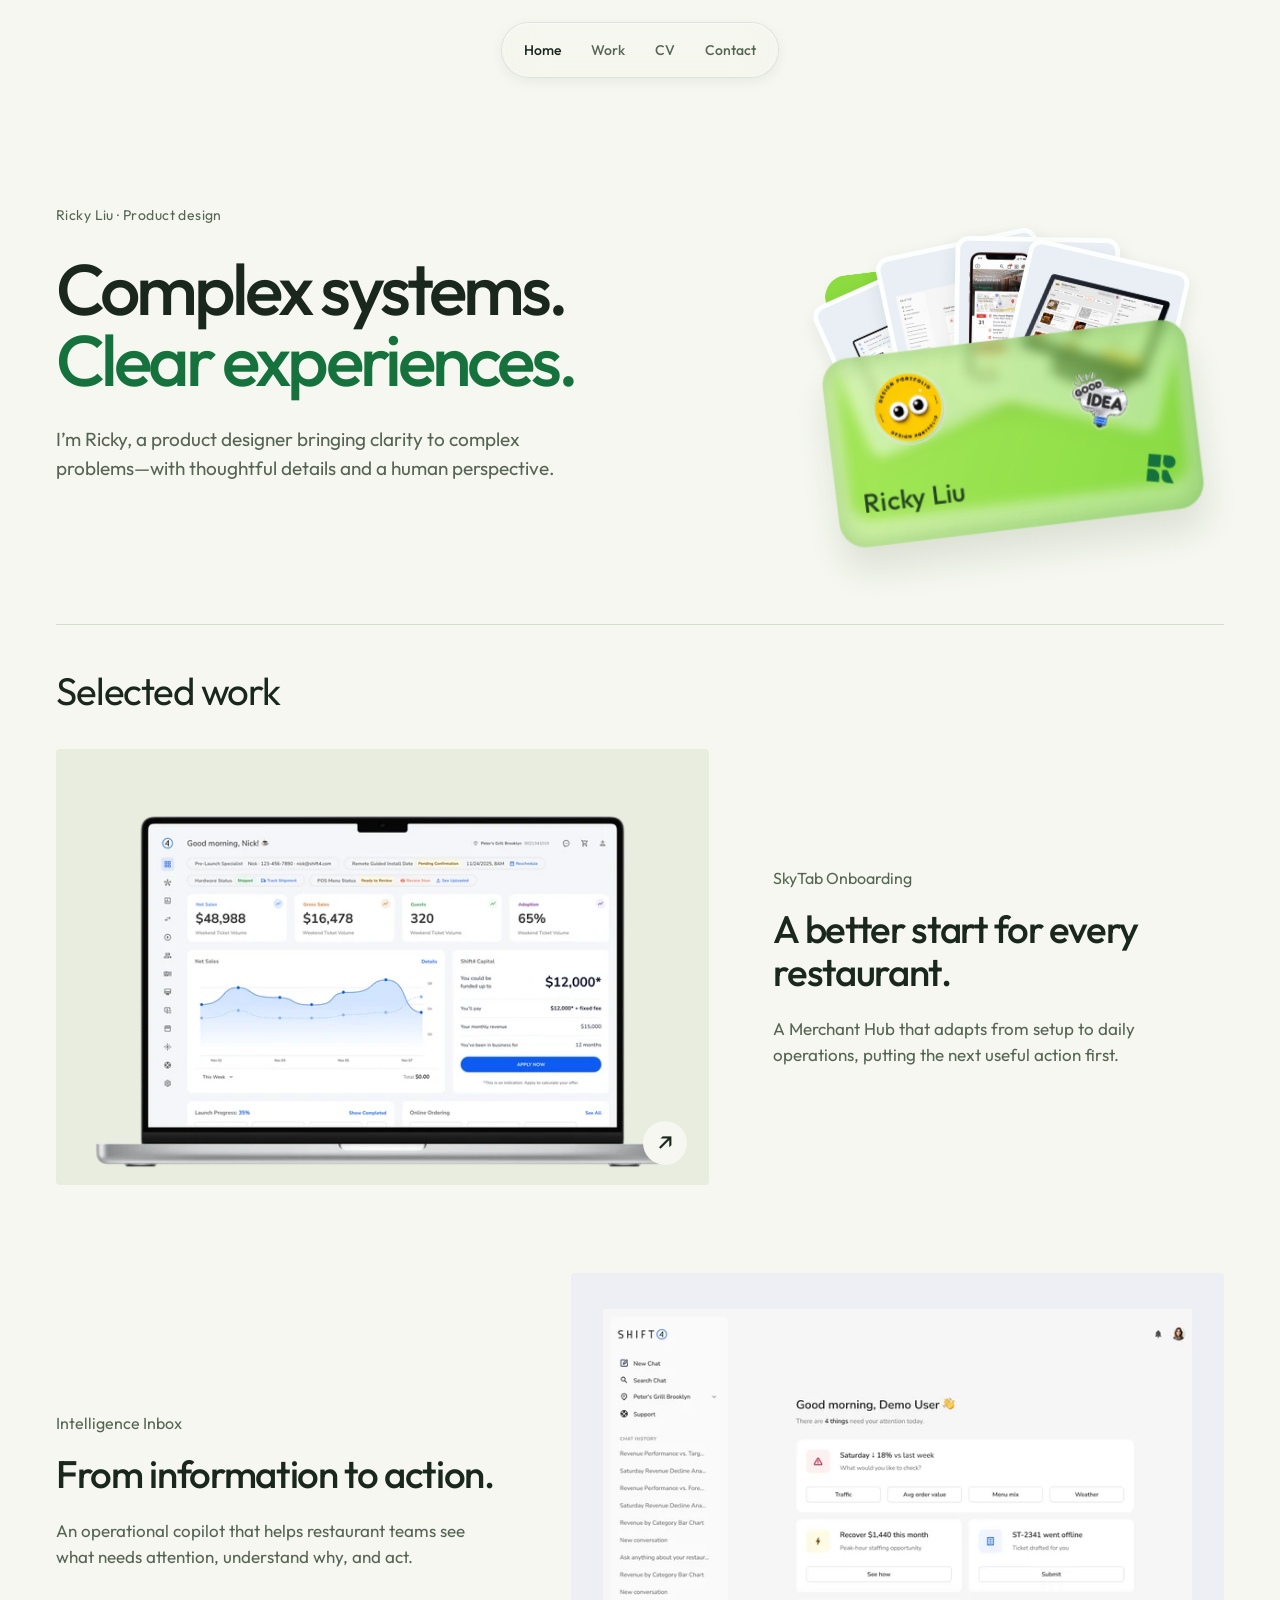
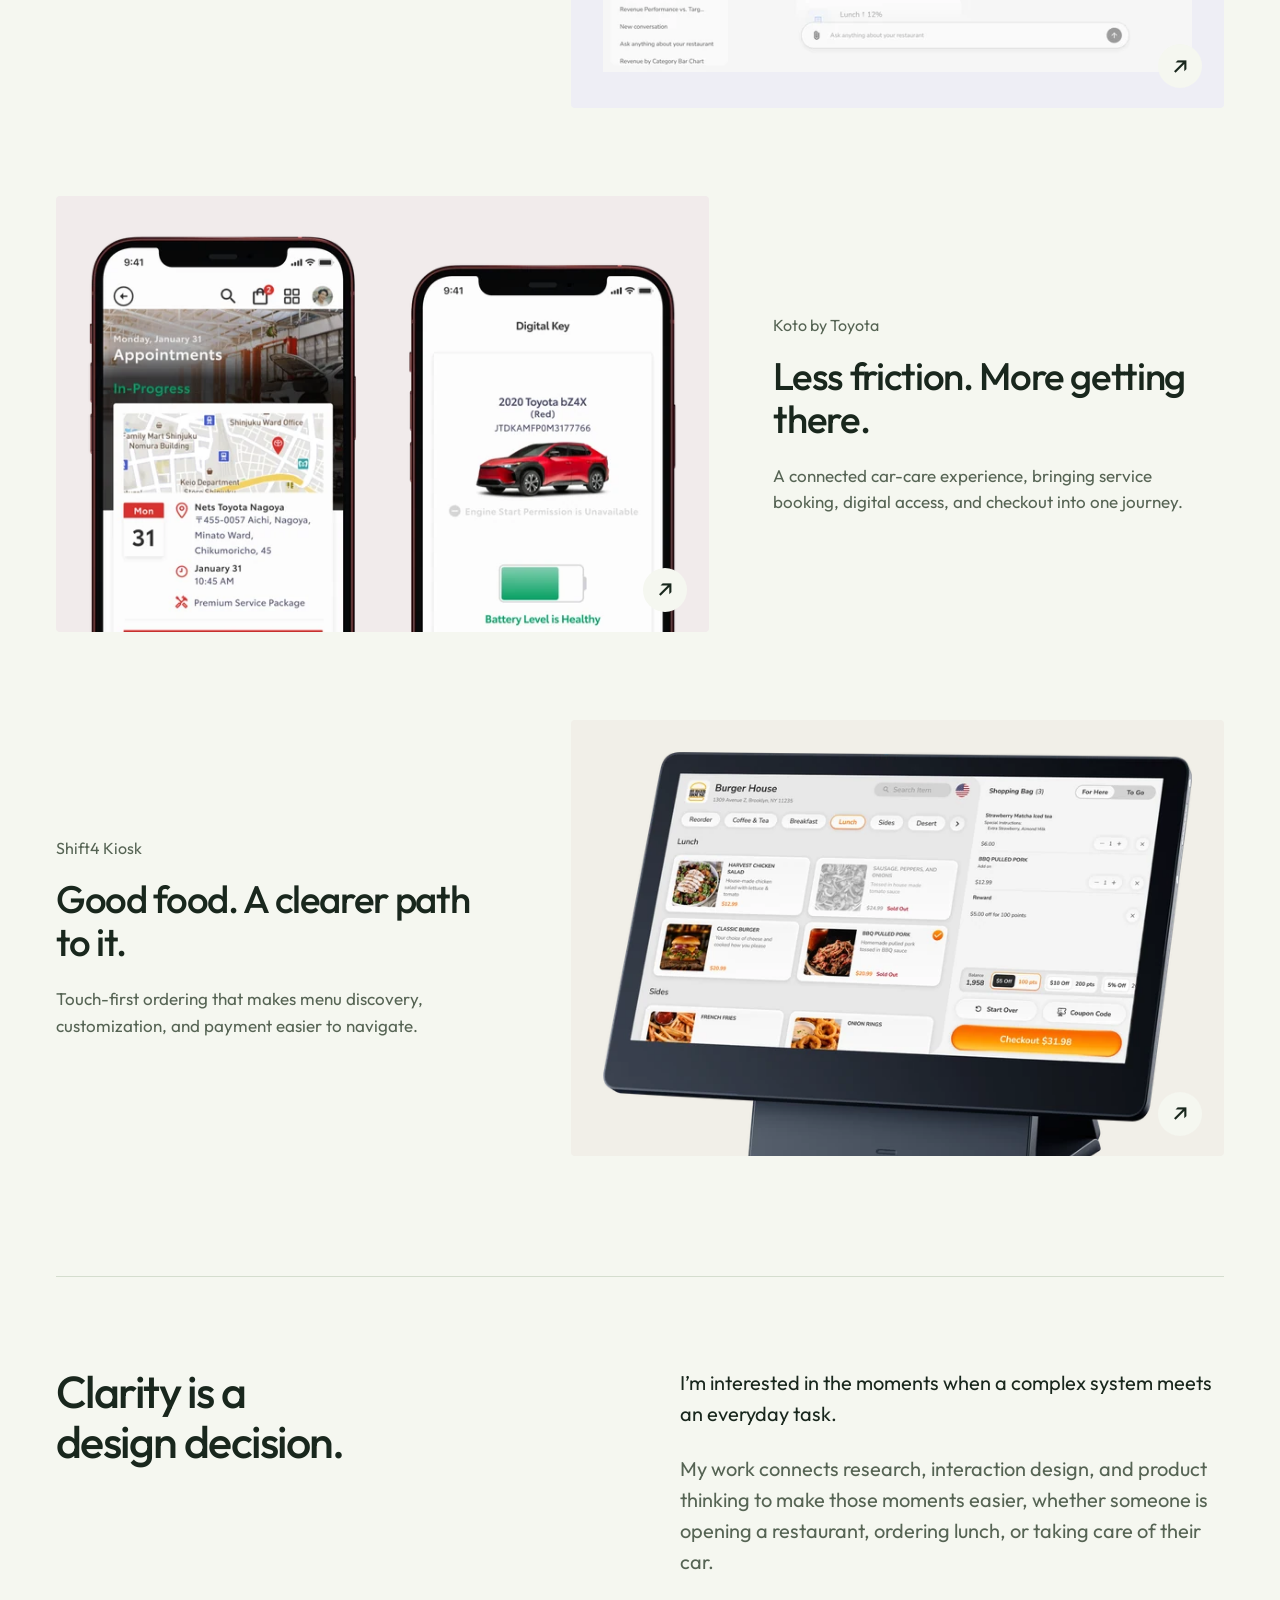
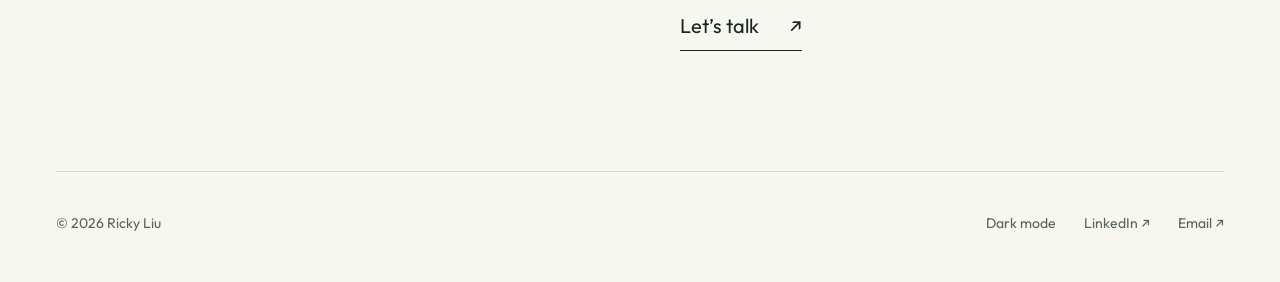
<file: index.html>
<!doctype html>
<html lang="en">
<head>
<meta charset="UTF-8"><meta name="viewport" content="width=device-width, initial-scale=1">
<title>Ricky Liu - Product Designer</title>
<meta name="description" content="Ricky Liu designs clear, scalable experiences for complex products. Explore work in restaurant operations, AI, self-service ordering, and mobility.">
<link rel="canonical" href="https://rickyliudesign.com/">
<meta property="og:title" content="Ricky Liu | Product Designer"><meta property="og:description" content="Less friction. More forward. Product design for restaurants, operations, and everyday decisions."><meta property="og:type" content="website"><meta property="og:url" content="https://rickyliudesign.com/"><meta property="og:image" content="https://rickyliudesign.com/skytab-onboarding/Hero-1800.png">
<meta name="theme-color" content="#f5f7f0"><meta name="color-scheme" content="light dark">
<link rel="preload" href="assets/fonts/outfit-variable.ttf" as="font" type="font/ttf" crossorigin>
<link rel="stylesheet" href="fonts.css"><link rel="stylesheet" href="navigation.css?v=9"><link rel="stylesheet" href="home.css?v=16">
<script src="navigation.js?v=4" defer></script><script src="home.js?v=5" defer></script>
<link rel="icon" href="favicon.svg?v=e1-adaptive" type="image/svg+xml">
<link rel="stylesheet" href="password-modal.css?v=1">
<script src="project-password-modal.js?v=2" defer></script>
</head>
<body>
<a class="skip-link" href="#main">Skip to content</a>
    <nav class="navigation" aria-label="Primary navigation">
      <div class="nav-container">
        <div class="nav-links">
          <a href="/" class="nav-link active" aria-current="page">Home</a>
          <div class="nav-dropdown">
            <button class="nav-link" type="button" aria-haspopup="true" aria-expanded="false">Work</button>
            <div class="nav-dropdown-menu">
              <a href="skytab-onboarding.html" class="nav-dropdown-item">SkyTab Onboarding</a>
              <a href="intelligence-inbox-premium-case-study.html" class="nav-dropdown-item">Intelligence Inbox</a>
              <a href="koto.html" class="nav-dropdown-item">Koto</a>
              <a href="skytab-kiosk.html" class="nav-dropdown-item">Shift4 Kiosk</a>
            </div>
          </div>
          <a href="Ricky_Liu_Resume.pdf" class="nav-link" target="_blank" rel="noopener">CV</a>
          <a href="contact/contact.html" class="nav-link">Contact</a>
        </div>
      </div>
    </nav>
<main id="main" tabindex="-1">
<section class="home-hero shell" id="intro" aria-labelledby="intro-title">
 <div class="hero-copy"><p class="intro-name">Ricky Liu · Product design</p>
 <h1 id="intro-title">Complex systems.<br><span>Clear experiences.</span></h1>
 <p class="hero-description">I’m Ricky, a product designer bringing clarity to complex problems—with thoughtful details and a human perspective.</p>
 </div>
 <a class="folder-art" href="#work" aria-label="Explore Ricky Liu’s selected projects">
  <span class="folder-object" aria-hidden="true"><span class="folder-back"></span><span class="folder-preview preview-0"><img src="assets/previews/onboarding-640.webp" alt="" width="240" height="180"></span><span class="folder-preview preview-1"><img src="assets/previews/inbox-640.webp" alt="" width="240" height="180"></span><span class="folder-preview preview-2"><img src="assets/previews/koto-640.webp" alt="" width="240" height="180"></span><span class="folder-preview preview-3"><img src="assets/previews/kiosk-640.webp" alt="" width="240" height="180"></span><span class="folder-front"><span class="eyes"><img src="assets/previews/portfolio-eye-sticker-Xyf3zcJj.webp" alt="" width="100" height="100"><span class="googly-eye left"><span class="pupil"></span></span><span class="googly-eye right"><span class="pupil"></span></span></span><img class="idea" src="assets/previews/good-idea-sticker-D9H0dvzv.webp" alt="" width="72" height="72"><strong>Ricky Liu</strong><svg class="folder-logo" viewBox="4 4 56 56" aria-hidden="true" focusable="false" fill="currentColor"><path d="M8 8h22v22H8z"/><path d="M34 8h11a11 11 0 0 1 0 22h-1a10 10 0 0 1-10-10z"/><path d="M8 34h9a13 13 0 0 1 13 13v9H8z"/><path d="M34 34h9l13 22H44a10 10 0 0 1-10-10z"/></svg></span></span>
 </a>
</section>
<section class="selected-work shell" id="work" aria-labelledby="work-title"><div class="work-heading"><h2 id="work-title">Selected work</h2></div><div class="work-grid"><article class="work-project project-onboarding">
 <a class="project-link" href="skytab-onboarding.html">
 <div class="project-image"><img src="assets/previews/onboarding-1200.webp" srcset="assets/previews/onboarding-640.webp 640w, assets/previews/onboarding-800.webp 800w, assets/previews/onboarding-1200.webp 1200w" sizes="(max-width: 767px) calc(100vw - 80px), (max-width: 1100px) 40vw, 520px" width="1200" height="791" loading="lazy" decoding="async" alt="SkyTab Onboarding interface design"><span class="project-open" aria-hidden="true">↗</span></div>
 <div class="project-copy"><p class="project-name">SkyTab Onboarding</p><h3 id="title-onboarding">A better start for every restaurant.</h3><p class="project-description">A Merchant Hub that adapts from setup to daily operations, putting the next useful action first.</p></div>
 </a>
</article><article class="work-project project-inbox">
 <a class="project-link" href="intelligence-inbox-premium-case-study.html">
 <div class="project-image"><img src="assets/previews/inbox-1200.webp" srcset="assets/previews/inbox-640.webp 640w, assets/previews/inbox-800.webp 800w, assets/previews/inbox-1200.webp 1200w" sizes="(max-width: 767px) calc(100vw - 80px), (max-width: 1100px) 40vw, 520px" width="1200" height="740" loading="lazy" decoding="async" alt="Intelligence Inbox interface design"><span class="project-open" aria-hidden="true">↗</span></div>
 <div class="project-copy"><p class="project-name">Intelligence Inbox</p><h3 id="title-inbox">From information to action.</h3><p class="project-description">An operational copilot that helps restaurant teams see what needs attention, understand why, and act.</p></div>
 </a>
</article><article class="work-project project-koto">
 <a class="project-link" href="koto.html">
 <div class="project-image"><img src="assets/previews/koto-1200.webp" srcset="assets/previews/koto-640.webp 640w, assets/previews/koto-800.webp 800w, assets/previews/koto-1200.webp 1200w" sizes="(max-width: 767px) calc(100vw - 80px), (max-width: 1100px) 40vw, 520px" width="1200" height="1193" loading="lazy" decoding="async" alt="Koto by Toyota interface design"><span class="project-open" aria-hidden="true">↗</span></div>
 <div class="project-copy"><p class="project-name">Koto by Toyota</p><h3 id="title-koto">Less friction. More getting there.</h3><p class="project-description">A connected car-care experience, bringing service booking, digital access, and checkout into one journey.</p></div>
 </a>
</article><article class="work-project project-kiosk">
 <a class="project-link" href="skytab-kiosk.html">
 <div class="project-image"><img src="assets/previews/kiosk-1200.webp" srcset="assets/previews/kiosk-640.webp 640w, assets/previews/kiosk-800.webp 800w, assets/previews/kiosk-1200.webp 1200w" sizes="(max-width: 767px) calc(100vw - 80px), (max-width: 1100px) 40vw, 520px" width="1200" height="906" loading="lazy" decoding="async" alt="Shift4 Kiosk interface design"><span class="project-open" aria-hidden="true">↗</span></div>
 <div class="project-copy"><p class="project-name">Shift4 Kiosk</p><h3 id="title-kiosk">Good food. A clearer path to it.</h3><p class="project-description">Touch-first ordering that makes menu discovery, customization, and payment easier to navigate.</p></div>
 </a>
</article></div></section>
<section class="about-section shell" aria-labelledby="about-title"><h2 id="about-title">Clarity is a<br>design decision.</h2><div><p>I’m interested in the moments when a complex system meets an everyday task.</p><p>My work connects research, interaction design, and product thinking to make those moments easier, whether someone is opening a restaurant, ordering lunch, or taking care of their car.</p><a class="text-link" href="contact/contact.html">Let’s talk <span aria-hidden="true">↗</span></a></div></section>
</main>
<footer class="home-footer shell"><span>© 2026 Ricky Liu</span><div><button class="theme-toggle" type="button" aria-label="Dark mode" hidden>Dark mode</button><a href="https://www.linkedin.com/in/ricky-liu/" target="_blank" rel="noopener">LinkedIn ↗</a><a href="mailto:rickyliudesign@gmail.com">Email ↗</a></div></footer>
</body></html>
</file>
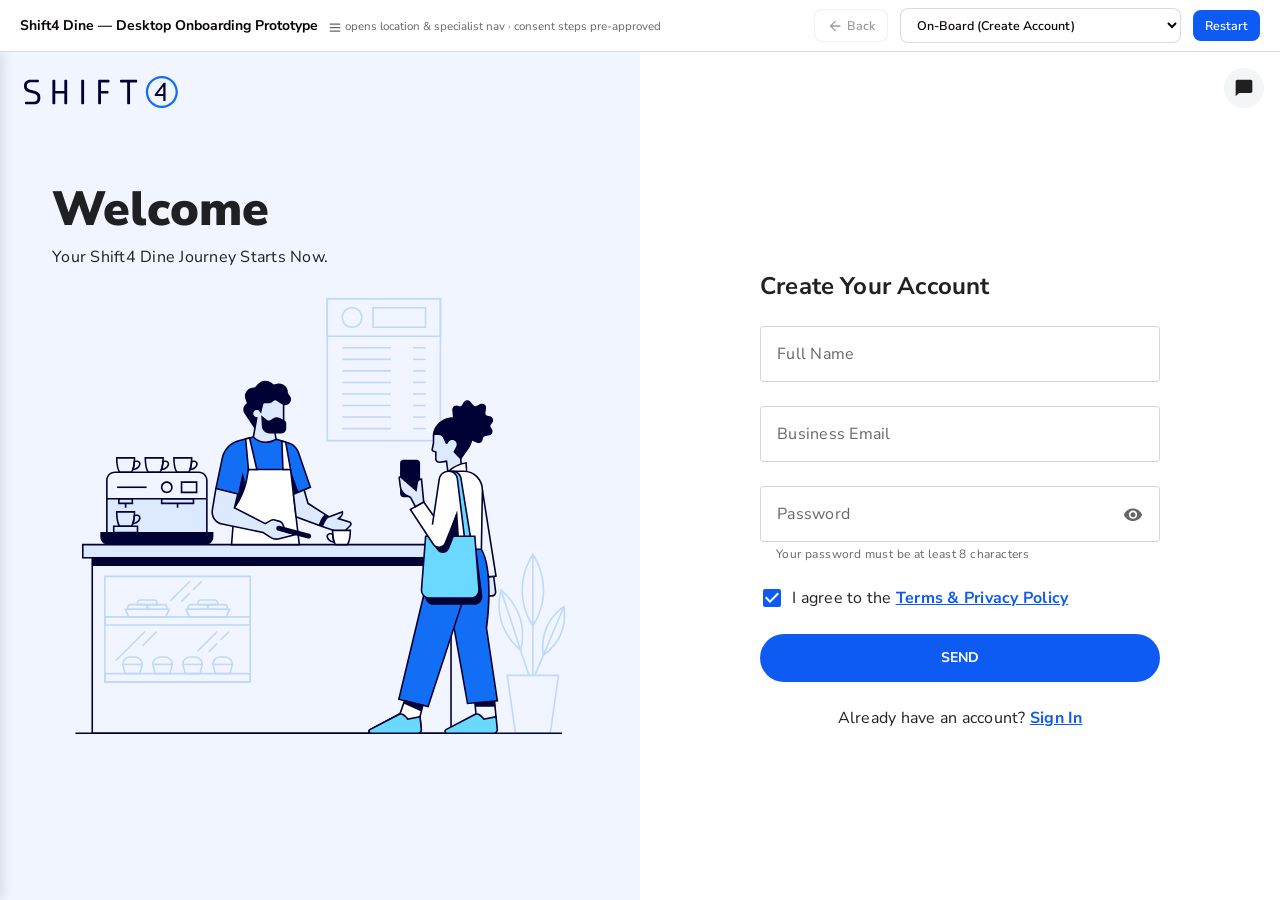
<file: interactive-prototype/index.html>
<!DOCTYPE html>
<script type="application/json" id="cowork-artifact-meta">
{
  "name": "Shift4 Dine Onboarding Prototype",
  "schemaVersion": 1,
  "description": "Interactive clickable prototype of the Shift4 Dine \"Onboarding — Growth\" desktop flow (Figma file PXiurdW7kesEJWNeEAcVOC): sign-in, installation details, upload menu, restaurant basics, and success screens, with real progress-bar animations. All images/icons are inlined as data URIs; no external assets or connectors required."
}
</script>
<html lang="en">
<head>
<meta name="robots" content="noindex, nofollow, noarchive, nosnippet">
<meta charset="UTF-8">
<meta name="viewport" content="width=device-width, initial-scale=1.0">
<title>Shift4 Dine — Desktop Onboarding Prototype</title>
<link rel="preconnect" href="https://fonts.googleapis.com">
<link href="https://fonts.googleapis.com/css2?family=Nunito+Sans:wght@400;700;900&display=swap" rel="stylesheet">
<style>
  :root{
    --blue:#0E5BF3;
    --blue-hover:#1D65F4;
    --blue-dark:#0a45bf;
    --blue-tint:rgba(14,91,243,0.06);
    --dark:#090304;
    --gray-bg:#F4F5F7;
    --border:rgba(0,0,0,0.14);
    --outline:rgba(0,0,0,0.16);
    --divider:rgba(0,0,0,0.12);
    --text-high:rgba(0,0,0,0.87);
    --text-secondary:rgba(0,0,0,0.6);
  }
  *{box-sizing:border-box;}
  /* Browsers don't inherit font-family into form controls by default (they use a native UI
     font instead) — force Nunito Sans everywhere so no input/select/button/textarea slips
     through with a different typeface. */
  input, select, button, textarea, option{font-family:inherit;}
  /* Icons: inline SVG sprite (same Material Design paths @mui/icons-material wraps) — no emoji, no external font. */
  .icon-svg{width:24px;height:24px;fill:currentColor;display:inline-block;vertical-align:middle;flex-shrink:0;}
  html,body{margin:0;height:100%;}
  body{
    font-family:'Nunito Sans', -apple-system, BlinkMacSystemFont, sans-serif;
    background:#fff;
    color:var(--text-high);
  }

  /* ---- prototype toolbar (own UI chrome, not part of the Figma design) ---- */
  .toolbar{
    position:sticky;top:0;left:0;right:0;z-index:100;
    height:52px;display:flex;align-items:center;gap:12px;
    background:#fff;border-bottom:1px solid var(--border);
    padding:0 20px;
  }
  .toolbar h1{font-size:14px;font-weight:700;margin:0;flex:1 1 auto;white-space:nowrap;color:var(--dark);}
  .toolbar h1 .sub{font-size:11.5px;color:var(--text-secondary);font-weight:400;margin-left:10px;}
  .toolbar select, .toolbar button{
    font-family:inherit;font-size:12.5px;font-weight:600;padding:7px 12px;border-radius:8px;
    border:1px solid var(--border);background:#fff;color:var(--dark);cursor:pointer;
  }
  .toolbar button.primary{background:var(--blue);color:#fff;border:none;}
  .toolbar button.primary:hover:not(:disabled){background:var(--blue-hover);}
  .toolbar button:disabled{opacity:0.4;cursor:default;}

  .stage{position:relative;width:100%;height:calc(100vh - 52px);overflow:hidden;background:#fff;}
  .screen{position:absolute;inset:0;display:none;overflow-y:auto;}
  .screen.active{display:block;}

  /* =========== AUTH SPLIT SCREENS (On-Board / Sign In) — 720/720 (50/50) per spec =========== */
  .split{display:flex;min-height:100%;}
  .split-left{
    flex:1 1 50%;background:var(--blue-tint);position:relative;
    display:flex;flex-direction:column;min-width:0;
  }
  .split-left .header-row{padding:24px;flex-shrink:0;}
  .split-left .logo{height:32px;display:block;}
  .split-left .body-wrap{position:relative;flex:1;overflow:hidden;}
  .split-left .hero-illustration{position:absolute;inset:0;display:flex;align-items:center;justify-content:center;z-index:1;}
  .split-left .hero-illustration img{width:100%;height:100%;object-fit:contain;}
  .split-left .hero-copy{position:absolute;left:52px;top:49px;width:597px;max-width:calc(100% - 76px);z-index:2;}
  .split-left .hero-copy h2{font-size:48px;font-weight:900;margin:0 0 8px;color:var(--text-high);line-height:56px;}
  .split-left .hero-copy p{font-size:16px;font-weight:400;letter-spacing:0.25px;line-height:24px;color:var(--text-high);margin:0;}

  .split-right{
    flex:1 1 50%;display:flex;flex-direction:column;position:relative;min-width:0;
  }
  .chat-row{display:flex;justify-content:flex-end;padding:16px;flex-shrink:0;}
  .chat-fab{
    width:40px;height:40px;border-radius:50%;
    background:var(--gray-bg);display:flex;align-items:center;justify-content:center;
    cursor:pointer;font-size:16px;
  }
  .auth-wrap{flex:1;display:flex;align-items:center;justify-content:center;padding:0 24px 24px;}
  .auth-card{width:100%;max-width:400px;display:flex;flex-direction:column;gap:24px;}
  .auth-card h3{font-size:24px;font-weight:700;line-height:32px;letter-spacing:0.18px;color:var(--text-high);margin:0;}
  /* Input field, matching the Figma design system: single centered line at rest ("Has Value:
     False", not focused), and — as soon as it's focused, OR once it has a value even after
     losing focus — a small label on top with the bigger black value below ("Has Value: True").
     States: Enabled / Hovered / Focused / Error / Disabled. */
  .field{
    position:relative;border:1px solid var(--outline);border-radius:4px;background:#fff;
    padding:8px 16px;height:56px;box-sizing:border-box;display:flex;flex-direction:column;justify-content:center;
    transition:border-color .15s;
  }
  .field:hover:not(:focus-within){border-color:var(--text-secondary);}
  .field:focus-within{border-color:var(--blue);}
  .field.error{border-color:#B00020;}
  .field label{
    position:absolute;left:16px;top:50%;transform:translateY(-50%);
    font-size:16px;font-weight:400;line-height:24px;letter-spacing:0.25px;color:var(--text-secondary);
    pointer-events:none;transition:font-size .15s,color .15s;white-space:nowrap;
  }
  .field input{
    width:100%;border:none;outline:none;background:transparent;padding:0;position:relative;z-index:1;
    font-size:16px;font-weight:400;line-height:24px;letter-spacing:0.25px;color:var(--text-high);font-family:inherit;
  }
  .field input::placeholder{color:transparent;}
  /* The box itself (border, height, padding) never changes size or moves — only the label
     repositions/shrinks inside it. The label moves to the small top position the moment the
     field is focused (even with no value yet), and stays there afterwards if a value was
     entered — matching the design system's Focused row, which already shows the label on top.
     "has-value" is toggled by JS on input rather than the CSS :has() selector, so a value still
     keeps the field in the two-line layout after it's blurred, even without :has() support. */
  .field.has-value label, .field:focus-within label{
    position:static;transform:none;display:block;font-size:14px;line-height:20px;color:var(--text-secondary);
  }
  .field:focus-within label{color:var(--blue);}
  .field.error label{color:#B00020;}
  .field input:disabled{color:rgba(0,0,0,0.38);}
  .field.disabled{background:rgba(0,0,0,0.04);border-color:transparent;}
  .field.disabled label{color:rgba(0,0,0,0.38);}
  .field .eye{position:absolute;right:16px;top:50%;transform:translateY(-50%);cursor:pointer;color:var(--text-secondary);font-size:14px;user-select:none;z-index:2;}
  .assistive{font-size:12px;font-weight:400;line-height:16px;letter-spacing:0.4px;color:var(--text-secondary);margin:4px 0 0;padding-left:16px;}

  .checkrow{display:flex;align-items:flex-start;gap:8px;font-size:16px;font-weight:400;line-height:24px;letter-spacing:0.25px;color:var(--text-high);}
  /* Real, interactive checkbox: a native (invisible) input drives the :checked state via CSS
     sibling selectors, swapping between the Material "check_box_outline_blank" and "check_box"
     icons — so the glyph is a proper centered checkmark-in-a-box, not a hand-drawn pseudo-element. */
  .checkbox{position:relative;width:24px;height:24px;flex-shrink:0;cursor:pointer;display:inline-block;}
  .checkbox input{position:absolute;inset:0;width:24px;height:24px;margin:0;opacity:0;cursor:pointer;}
  .checkbox .cb-icon{position:absolute;inset:0;width:24px;height:24px;pointer-events:none;}
  .checkbox .cb-unchecked{color:rgba(0,0,0,0.6);}
  .checkbox .cb-checked{color:var(--blue);display:none;}
  .checkbox input:checked ~ .cb-unchecked{display:none;}
  .checkbox input:checked ~ .cb-checked{display:block;}
  .checkrow a{color:var(--blue);font-weight:700;text-decoration:underline;cursor:pointer;}
  .row-between{display:flex;align-items:flex-start;justify-content:space-between;}
  .row-between .forgot{color:var(--blue);font-weight:700;font-size:16px;line-height:24px;letter-spacing:0.25px;text-align:right;text-decoration:underline;cursor:pointer;}

  .btn-primary{
    width:100%;height:48px;background:var(--blue);color:#fff;border:none;border-radius:64px;
    font-size:14px;font-weight:700;letter-spacing:0.25px;line-height:24px;font-family:inherit;cursor:pointer;
    text-transform:uppercase;display:flex;align-items:center;justify-content:center;flex-shrink:0;transition:background-color .16s ease;
  }
  .btn-primary:hover:not(.disabled):not(:disabled){background:var(--blue-hover);}
  .btn-primary:active:not(.disabled):not(:disabled){background:var(--blue-dark);}
  .link-row{text-align:center;font-size:16px;font-weight:400;line-height:24px;letter-spacing:0.25px;color:var(--text-high);}
  .link{color:var(--blue);font-weight:700;text-decoration:underline;cursor:pointer;}

  /* =========== APP SHELL (dark top bar #090304, 56px) =========== */
  .app-shell{min-height:100%;display:flex;flex-direction:column;}
  .topbar-dark{
    height:56px;min-height:56px;flex-shrink:0;display:flex;align-items:center;gap:16px;
    padding:0 24px;background:var(--dark);
    position:sticky;top:0;z-index:10;
  }
  .topbar-dark .hamburger{width:40px;height:40px;display:flex;align-items:center;justify-content:center;cursor:pointer;background:none;border:none;padding:0;border-radius:50%;flex-shrink:0;}
  .topbar-dark .hamburger:hover{background:rgba(255,255,255,0.08);}
  .topbar-dark .hamburger img{width:40px;height:40px;}
  .topbar-dark .logo{height:24px;display:block;}

  .shell-body{flex:1;display:flex;min-height:0;}

  /* static sidebar (used on the Error / Launch Center screen, per design) */
  .nav-rail{
    width:256px;min-width:256px;background:#fff;border-right:1px solid #e0e0e0;
    display:flex;flex-direction:column;overflow-y:auto;
  }
  .nav-rail .loc-row{
    display:flex;align-items:center;justify-content:space-between;cursor:pointer;
    padding:16px 16px 16px 32px;border-bottom:1px solid var(--divider);
  }
  .nav-rail .loc-row .name{font-size:14px;font-weight:700;line-height:24px;letter-spacing:0.1px;color:var(--text-high);}
  .nav-rail .loc-row .id{font-size:12px;font-weight:400;line-height:16px;letter-spacing:0.4px;color:var(--text-secondary);}
  .nav-rail .specialist-section{padding:24px 32px;display:flex;flex-direction:column;gap:8px;}
  .nav-rail h4{font-size:14px;font-weight:700;line-height:24px;letter-spacing:0.1px;color:var(--text-high);margin:0;}
  .nav-rail p{font-size:12px;font-weight:400;line-height:16px;letter-spacing:0.4px;color:var(--text-secondary);margin:0;}
  .contact-card{border:1px solid var(--outline);border-radius:8px;padding:8px 16px;display:flex;flex-direction:column;gap:2px;margin-top:8px;}
  .contact-card .name{font-size:16px;font-weight:400;line-height:24px;letter-spacing:0.25px;color:var(--text-high);}
  .contact-card .detail{font-size:14px;font-weight:400;line-height:20px;color:var(--text-secondary);}
  .nav-rail .divider{height:1px;background:var(--outline);margin:8px 32px;}
  .nav-rail .signout{display:flex;align-items:center;gap:16px;font-size:14px;font-weight:700;line-height:24px;letter-spacing:0.1px;color:var(--text-high);cursor:pointer;padding:8px 8px 8px 32px;}
  .nav-rail .signout .ico{font-size:24px;width:24px;text-align:center;}

  /* overlay version (used on Welcome via hamburger) */
  .sidebar-scrim{position:fixed;inset:52px 0 0 0;background:rgba(0,0,0,0.35);opacity:0;pointer-events:none;transition:opacity .2s;z-index:60;}
  .sidebar-scrim.open{opacity:1;pointer-events:auto;}
  .sidebar-overlay{
    position:fixed;top:52px;bottom:0;left:0;width:256px;background:#fff;box-shadow:2px 0 12px rgba(0,0,0,0.12);
    transform:translateX(-100%);transition:transform .25s ease;z-index:61;display:flex;flex-direction:column;overflow-y:auto;
  }
  .sidebar-overlay.open{transform:translateX(0);}

  /* error content — illustration is a 200x200 asset with ~9.3% inset baked in */
  .error-main{flex:1;display:flex;align-items:center;justify-content:center;}
  .error-body{width:480px;display:flex;flex-direction:column;align-items:center;}
  .error-icon{width:200px;height:200px;margin:0 0 16px;}
  .error-icon img{width:100%;height:100%;}
  .error-body h2{font-size:24px;font-weight:700;line-height:32px;letter-spacing:0.18px;color:var(--text-high);text-align:center;margin:0 0 16px;}
  .error-body p{font-size:16px;font-weight:400;line-height:24px;letter-spacing:0.25px;color:var(--text-high);text-align:center;margin:0 0 32px;}
  .support-chip{display:inline-flex;align-items:center;gap:16px;border-radius:100px;background:rgba(0,0,0,0.04);padding:12px 32px;font-size:16px;font-weight:400;line-height:24px;letter-spacing:0.25px;color:var(--text-high);}
  .support-chip .ico{font-size:24px;width:24px;text-align:center;}

  /* wizard intro content (Welcome / Great! Now let's set up your menu) — always centered in
     the available body area, both horizontally and vertically, rather than pinned near the top. */
  .wizard-main{flex:1;display:flex;align-items:center;justify-content:center;padding:40px;overflow-y:auto;}
  .wizard-body{max-width:800px;width:100%;text-align:center;}
  .wizard-body h2{font-size:24px;font-weight:700;line-height:32px;letter-spacing:0.18px;color:var(--text-high);margin:0 0 16px;}
  .wizard-copy{margin-bottom:56px;}
  .wizard-copy p{font-size:16px;font-weight:400;line-height:24px;letter-spacing:0.25px;color:var(--text-high);text-align:center;margin:0 0 12px;}
  .wizard-copy p:last-child{margin-bottom:0;}
  .wizard-body b{font-weight:700;color:var(--text-high);}

  /* Welcome -> "1 of 9" transition: heading/copy fade out, the progress bar itself slides up
     (via a JS-computed transform, since the exact travel distance depends on viewport height)
     to where it sits on the numbered step screens, then the new screen's content fades in. */
  .wizard-body h2, .wizard-body .wizard-copy{transition:opacity .3s ease;}
  .wizard-body.leaving h2, .wizard-body.leaving .wizard-copy{opacity:0;}
  @keyframes contentEnter{from{opacity:0;transform:translateY(16px);}to{opacity:1;transform:translateY(0);}}
  .content-enter{animation:contentEnter .45s ease both;}

  /* ===== Progress stepper — rebuilt as plain flexbox, no baked images. =====
     Four equal-width columns (25% each) hold the icon / dot / chip for one milestone; because
     all three sit centered in the SAME column, they line up automatically regardless of chip
     text width — no percentage-position math to keep in sync. The track line spans exactly
     from the first dot's center (12.5% of the row) to the last dot's center (87.5%) — NOT the
     full 0–100% row width — so it never runs past either end dot. Since the visible track is
     only that middle 75% span, the fill's own 0–100% width scale is relative to THAT span:
     0% = sitting at dot 1, 33.33% = dot 2, 66.67% = dot 3, 100% = dot 4. */
  .stepper{width:100%;}
  .stepper-row{display:flex;}
  .stepper-row-icons{margin-bottom:12px;}
  .stepper-row-track{position:relative;align-items:center;height:18px;margin-bottom:12px;}
  .stepper-col{flex:1;min-width:0;display:flex;align-items:center;justify-content:center;}
  /* Icons are two stacked images (gray "base" + blue "over") inside a fixed-size wrap so
     activating a milestone is a true crossfade: both layers transition opacity at once,
     so something is always visible — never a gray-fade-to-transparent-then-blue-fade-in. */
  .stepper-icon-wrap{position:relative;width:56px;height:56px;flex-shrink:0;}
  .stepper-icon{position:absolute;top:0;left:0;width:56px;height:56px;display:block;transition:opacity .5s ease;}
  .stepper-icon.stepper-icon-over{opacity:0;}
  .stepper-icon-wrap.is-active .stepper-icon-base{opacity:0;}
  .stepper-icon-wrap.is-active .stepper-icon-over{opacity:1;}
  .stepper-track-line{position:absolute;left:12.5%;right:12.5%;top:50%;transform:translateY(-50%);height:8px;background:rgba(0,0,0,0.12);border-radius:8px;z-index:0;}
  .stepper-track-fill{height:100%;width:0%;background:var(--blue);border-radius:8px;transition:width .6s ease;}
  .stepper-dot{position:relative;z-index:1;width:18px;height:18px;border-radius:50%;background:#fff;display:flex;align-items:center;justify-content:center;}
  .stepper-dot .ring{width:66.67%;height:66.67%;border-radius:50%;background:rgba(14,91,243,0.2);display:flex;align-items:center;justify-content:center;}
  .stepper-dot .core{width:50%;height:50%;border-radius:50%;background:var(--blue);}
  /* Regular weight + smaller size (was bold/16px) keeps the longer labels ("Installation
     Details", "Restaurant Basics") comfortably inside their 25%-wide column instead of visually
     overflowing into the next one; max-width/overflow/ellipsis is a safety net for any width
     narrower than that. transition on background/color lets .active toggle animate smoothly
     instead of snapping, which the welcome-page entrance animation relies on. */
  .stepper-chip{display:inline-flex;align-items:center;justify-content:center;padding:2px 8px;border-radius:4px;font-size:13px;font-weight:400;line-height:20px;letter-spacing:0.25px;white-space:nowrap;text-align:center;max-width:100%;overflow:hidden;text-overflow:ellipsis;background:rgba(14,91,243,0.06);color:var(--blue);transition:background-color .4s ease, color .4s ease;}
  .stepper-chip.active{background:var(--blue);color:#fff;}

  /* step header (Back + "N of 9") used on multi-step wizard sub-screens */
  .step-header{display:flex;align-items:center;gap:16px;padding:24px;height:88px;box-sizing:border-box;flex-shrink:0;}
  .step-header .back{width:40px;height:40px;border-radius:50%;background:rgba(0,0,0,0.04);border:none;display:flex;align-items:center;justify-content:center;cursor:pointer;flex-shrink:0;font-size:18px;color:var(--text-high);padding:0;}
  .step-header .count{font-size:20px;font-weight:400;line-height:28px;letter-spacing:0.18px;color:var(--text-high);}
  /* max-width is 800px content + this row's own 40px×2 padding, so the inner .stepper ends up
     exactly 800px — matching the size the progress bar renders at on the Welcome / "Great! Now
     let's set up your menu" chapter screens (constrained there by .wizard-body's 800px cap).
     width:100% is required here (not just max-width) because this row is a flex item inside
     .shell-body with flex-shrink:0 and no flex-basis — without an explicit width, flex-basis:auto
     falls back to content-based (shrink-to-fit) sizing instead of filling the available space,
     which is exactly what made this render narrower than the chapter screens' .wizard-body
     (which does have width:100% and therefore filled correctly). */
  .prepare-progress-row{width:100%;padding:24px 40px;flex-shrink:0;max-width:880px;margin:0 auto;}

  /* "How to prepare" checklist card */
  .prepare-main{flex:1;display:flex;justify-content:center;padding:24px 40px;overflow-y:auto;}
  .prepare-col{max-width:640px;width:100%;}
  .prepare-heading{font-size:24px;font-weight:700;line-height:32px;letter-spacing:0.18px;color:var(--text-high);margin:0 0 24px;}
  .prepare-card{background:#fafafa;border-radius:8px;padding:16px;display:flex;}
  .prepare-list{flex:1;display:flex;flex-direction:column;min-width:0;}
  .prepare-item{display:flex;gap:16px;position:relative;padding-bottom:40px;}
  .prepare-item:last-child{padding-bottom:0;}
  .prepare-item .rail{position:relative;width:18px;flex-shrink:0;display:flex;justify-content:center;}
  /* Same bullseye marker as the top progress bar's step dots (white circle, light-blue ring,
     solid blue core) — these are static position markers, not progress indicators, so they
     don't change appearance; progress is conveyed by the connecting line turning blue instead,
     exactly like the top tracker's gray track getting a blue fill. */
  .prepare-item .dot{
    width:18px;height:18px;border-radius:50%;background:#fff;flex-shrink:0;z-index:1;
    display:flex;align-items:center;justify-content:center;
  }
  .prepare-item .dot .ring{width:66.67%;height:66.67%;border-radius:50%;background:rgba(14,91,243,0.2);display:flex;align-items:center;justify-content:center;}
  .prepare-item .dot .core{width:50%;height:50%;border-radius:50%;background:var(--blue);}
  .prepare-item .line{position:absolute;top:18px;bottom:-40px;width:2px;background:var(--outline);left:8px;transition:background .3s;}
  .prepare-item:last-child .line{display:none;}
  .prepare-item.passed .line{background:var(--blue);}
  .prepare-item .text{font-size:16px;font-weight:400;line-height:24px;letter-spacing:0.25px;color:var(--text-high);transition:color .3s;}
  .prepare-item.active .text{font-weight:700;color:var(--blue);}

  .btn-outline{
    height:48px;padding:0 24px;background:#fff;border:1px solid var(--blue);border-radius:64px;
    color:var(--blue);font-size:14px;font-weight:700;letter-spacing:0.25px;text-transform:uppercase;
    display:inline-flex;align-items:center;justify-content:center;cursor:pointer;font-family:inherit;flex-shrink:0;transition:background-color .16s ease;
  }
  .btn-outline:hover:not(.disabled):not(:disabled){background:rgba(14,91,243,.08);}
  .btn-primary.disabled,.btn-primary:disabled,.btn-outline.disabled,.btn-outline:disabled{
    background:transparent;color:rgba(0,0,0,.38);border:1px solid rgba(0,0,0,.16);cursor:default;
  }

  .footer-actions{
    flex-shrink:0;border-top:1px solid var(--divider);background:#fff;padding:16px;
    display:flex;justify-content:flex-end;gap:16px;
    position:sticky;bottom:0;z-index:10;
  }
  /* Any button placed in the footer (primary or outline) always occupies a quarter of the
     footer's width, rather than the primary button using a fixed 340px while an outline
     button next to it (e.g. "Add Tax", "Add Another Person") only shrinks to fit its text —
     which made the two look mismatched in width. */
  .footer-actions .btn-primary, .footer-actions .btn-outline{width:25%;}

  /* ===== Installation Details sub-wizard screens (1-3 of 9) ===== */
  .step-main{flex:1;display:flex;justify-content:center;padding:24px 40px;overflow-y:auto;}
  .step-col{max-width:640px;width:100%;display:flex;flex-direction:column;gap:24px;}
  .step-heading{font-size:24px;font-weight:700;line-height:32px;letter-spacing:0.18px;color:var(--text-high);margin:0;}
  .step-body{font-size:16px;font-weight:400;line-height:24px;letter-spacing:0.25px;color:var(--text-high);margin:0;}

  .field{position:relative;}
  /* Input field states (Enabled / Hovered / Focused / Error / Disabled) for the "has value"
     two-line (label above, value below) variant — used by the custom date-field trigger. */
  .field-lv{border:1px solid var(--outline);border-radius:4px;padding:8px 16px;height:56px;box-sizing:border-box;background:#fff;transition:border-color .15s;}
  .field-lv .flabel{display:block;font-size:14px;font-weight:400;line-height:20px;letter-spacing:0.25px;color:var(--text-secondary);}
  .field-lv .fvalue{
    display:block;width:100%;border:none;outline:none;padding:0;background:transparent;
    font-size:16px;font-weight:400;line-height:20px;letter-spacing:0.25px;color:var(--text-high);font-family:inherit;
  }
  .field-lv .fvalue.placeholder{color:var(--text-secondary);}
  /* When showing only a single placeholder line (no value yet), pad like a plain empty field
     so the box height stays consistent whether empty or filled — matches the source design,
     which uses p-16 for the one-line empty state vs p-8 for the two-line label+value state. */
  .field-lv.empty-mode{padding:16px;}
  .field-lv:hover:not(.active):not(.error){border-color:var(--text-secondary);}
  .field-lv:focus-within{border-color:var(--blue);}
  .field-lv:focus-within .flabel{color:var(--blue);}
  .field-lv.error{border-color:#B00020;}
  .field-lv.error .flabel{color:#B00020;}
  .field-lv.error .fvalue.placeholder{color:#B00020;}
  .field-lv.error:focus-within{border-color:#B00020;}
  .field-lv.error:focus-within .flabel{color:#B00020;}
  .field-lv.disabled{background:rgba(0,0,0,0.04);border-color:transparent;}
  .field-lv.disabled .flabel{color:rgba(0,0,0,0.38);}
  .field-lv.disabled .fvalue{color:var(--text-secondary);}
  /* Datefield is a custom trigger (not a native input), so its "active" (focused) state is
     driven by JS while the calendar dropdown is open — mirrors :focus-within on real fields. */
  .field-lv.active{border-color:var(--blue);}
  .field-lv.active .flabel{color:var(--blue);}
  .field-lv.active .fvalue.placeholder{color:var(--blue);}

  /* Error message bar: wraps the field + a red-tinted message row inside one shared border,
     exactly as the design system's "Error" state shows it. */
  .input-wrap{border-radius:4px;}
  .input-wrap.error{border:1px solid #B00020;overflow:hidden;}
  .input-wrap.error .field{border-color:transparent;border-radius:0;}
  .input-wrap.error .field label{color:#B00020;}
  .input-wrap.error .field input{color:var(--text-high);}
  .input-error-msg{
    display:none;align-items:center;background:rgba(176,0,32,0.08);color:#B00020;
    font-size:12px;font-weight:400;line-height:16px;letter-spacing:0.4px;padding:8px 8px 8px 16px;height:32px;
  }
  .input-wrap.error .input-error-msg{display:flex;}

  /* Dropdown (Role, State) — reuses the exact same .field box/label/state system as the text
     inputs: the real <select> sits invisible on top (so it stays a fully working native
     dropdown), while a plain span mirrors the chosen text in the same label-on-top layout. */
  .field .select-display{
    width:100%;font-size:16px;font-weight:400;line-height:24px;letter-spacing:0.25px;color:var(--text-high);
    position:relative;z-index:1;white-space:nowrap;overflow:hidden;text-overflow:ellipsis;
  }
  .select-field{cursor:pointer;}
  .select-field .native-select{
    position:absolute;inset:0;width:100%;height:100%;opacity:0;border:none;cursor:pointer;padding:0 44px 0 16px;
  }
  .field .chev{position:absolute;right:16px;top:50%;transform:translateY(-50%);color:var(--text-secondary);pointer-events:none;z-index:2;}
  .field-caption{font-size:12px;font-weight:400;line-height:16px;letter-spacing:0.4px;color:var(--text-secondary);margin:4px 0 0;padding-left:16px;}
  .field-row{display:flex;gap:16px;}
  .field-row > *{flex:1;min-width:0;}

  .form-card{background:#fafafa;border-radius:16px;padding:0 16px 16px;}
  .form-card-header{display:flex;align-items:center;justify-content:space-between;padding:16px 0;}
  .form-card-header .title{font-size:20px;font-weight:400;line-height:28px;letter-spacing:0.18px;color:var(--text-high);}
  .form-card-header .trash{width:40px;height:40px;border-radius:50%;background:rgba(0,0,0,0.04);border:none;display:flex;align-items:center;justify-content:center;cursor:pointer;font-size:16px;flex-shrink:0;}
  .form-card-body{display:flex;flex-direction:column;gap:16px;}

  .phone-row{display:flex;}
  .phone-row .flag{
    display:flex;align-items:center;gap:4px;border:1px solid var(--outline);border-right:none;border-radius:4px 0 0 4px;
    padding:0 12px;font-size:14px;color:var(--text-high);background:#fff;flex-shrink:0;
  }
  .phone-row .flag img{width:20px;height:12px;display:block;flex-shrink:0;}
  .phone-row .field-lv{border-radius:0 4px 4px 0;flex:1;}

  /* date picker */
  .datefield{cursor:pointer;display:flex;align-items:center;justify-content:space-between;}
  .datefield .cal-ico{font-size:16px;color:var(--text-secondary);}
  .date-wrap{position:relative;}
  .calendar-pop{
    position:absolute;top:calc(100% + 4px);left:0;width:320px;background:#fff;border-radius:4px;z-index:20;
    box-shadow:0 1px 0.5px rgba(0,0,0,0.14), 0 2px 0.5px rgba(0,0,0,0.12), 0 1px 1.5px rgba(0,0,0,0.2);
    display:none;overflow:hidden;
  }
  .calendar-pop.open{display:block;}
  .cal-header{display:flex;align-items:center;gap:4px;padding:16px 16px 8px;}
  .cal-header .month{font-size:16px;font-weight:700;letter-spacing:0.15px;color:var(--text-high);}
  .cal-header .nav{margin-left:auto;display:flex;gap:4px;}
  .cal-header .nav button{width:32px;height:32px;border-radius:50%;border:none;background:none;cursor:pointer;font-size:14px;color:var(--text-high);}
  .cal-header .nav button:hover{background:var(--gray-bg);}
  .cal-grid{display:grid;grid-template-columns:repeat(7,1fr);gap:2px;padding:0 16px 16px;}
  .cal-dow{font-size:12px;color:var(--text-secondary);text-align:center;padding:6px 0;}
  .cal-day{width:36px;height:36px;border-radius:50%;display:flex;align-items:center;justify-content:center;font-size:14px;color:var(--text-high);cursor:pointer;margin:0 auto;}
  .cal-day:hover{background:var(--gray-bg);}
  .cal-day.disabled{color:rgba(0,0,0,0.38);cursor:default;pointer-events:none;}
  .cal-day.muted{color:rgba(0,0,0,0.38);}
  .cal-day.selected{background:var(--blue);color:#fff;}

  /* location picker modal (not covered by the audited nodes; kept as prototype-only affordance) */
  .modal-scrim{position:fixed;inset:52px 0 0 0;background:rgba(0,0,0,0.4);opacity:0;pointer-events:none;transition:opacity .25s;z-index:70;display:flex;align-items:center;justify-content:center;}
  .modal-scrim.open{opacity:1;pointer-events:auto;}
  .modal-card{width:440px;max-height:70vh;background:#fff;border-radius:16px;display:flex;flex-direction:column;transform:translateY(16px);transition:transform .25s;overflow:hidden;}
  .modal-scrim.open .modal-card{transform:translateY(0);}
  .modal-header{display:flex;align-items:center;justify-content:space-between;padding:20px;border-bottom:1px solid var(--border);}
  .modal-header h3{font-size:16px;font-weight:700;margin:0;color:var(--text-high);}
  .modal-header .close{width:28px;height:28px;border-radius:50%;background:var(--gray-bg);display:flex;align-items:center;justify-content:center;cursor:pointer;font-size:14px;}
  .modal-list{overflow-y:auto;padding:8px 12px 16px;}
  .loc-item{display:flex;align-items:center;justify-content:space-between;padding:13px 12px;border-radius:10px;cursor:pointer;}
  .loc-item.selected{background:rgba(14,91,243,0.08);}
  .loc-item .name{font-size:14px;font-weight:700;color:var(--text-high);}
  .loc-item .sub{font-size:12px;color:var(--text-secondary);margin-top:2px;}
  .loc-item .icon{color:var(--blue);font-size:16px;}
  .loc-sub-item{padding:9px 12px 9px 34px;font-size:13px;cursor:pointer;border-radius:8px;color:var(--text-high);}
  .loc-sub-item .sub{font-size:11px;color:var(--text-secondary);}
  .loc-item:hover, .loc-sub-item:hover{background:var(--gray-bg);}

  .toast{
    position:fixed;bottom:24px;left:50%;transform:translateX(-50%);
    background:var(--dark);color:#fff;font-size:13px;font-weight:600;padding:12px 22px;border-radius:100px;
    opacity:0;transition:opacity .25s;pointer-events:none;z-index:90;white-space:nowrap;
  }
  .toast.show{opacity:1;}

  /* ===== two-column content layout shared by the menu-upload / tax screens ===== */
  .split-cols{display:flex;align-items:flex-start;gap:0;width:100%;}
  .col-main{flex:1 1 0;min-width:0;padding:24px 80px;display:flex;flex-direction:column;}
  .col-main.narrow{padding:24px 80px 24px 80px;max-width:720px;}
  .col-side{flex:1 1 0;min-width:0;padding:24px 80px 24px 0;display:flex;flex-direction:column;gap:24px;}
  .col-content{max-width:560px;width:100%;display:flex;flex-direction:column;gap:24px;}
  .guide-card{background:var(--gray-bg-light,#fafafa);border-radius:16px;padding:24px;display:flex;flex-direction:column;gap:10px;max-width:560px;width:100%;}
  .guide-card .guide-head{display:flex;gap:8px;align-items:center;}
  .guide-card .guide-head svg{width:32px;height:32px;color:var(--blue);flex-shrink:0;}
  .guide-card .guide-head span{font-size:16px;font-weight:700;line-height:24px;letter-spacing:0.15px;color:var(--text-high);}
  .guide-card p{font-size:16px;font-weight:400;line-height:24px;letter-spacing:0.25px;color:var(--text-high);margin:0;}

  /* file upload */
  .upload-card{background:var(--gray-bg-light,#fafafa);border-radius:8px;padding:16px;display:flex;flex-direction:column;gap:16px;}
  .upload-card .title{font-size:16px;font-weight:700;line-height:24px;letter-spacing:0.15px;color:var(--text-high);}
  .upload-card .hint{font-size:14px;font-weight:400;line-height:20px;letter-spacing:0.25px;color:var(--text-high);}
  .upload-box{
    background:rgba(0,0,0,0.04);border-radius:8px;padding:64px 48px;display:flex;align-items:center;justify-content:center;
    gap:8px;color:var(--text-high);font-size:16px;letter-spacing:0.25px;cursor:pointer;
  }
  .upload-box svg{width:24px;height:24px;flex-shrink:0;}
  .file-row{
    background:#fff;border-radius:8px;padding:8px 16px;display:flex;align-items:center;gap:10px;
    box-shadow:0 1px 0.5px rgba(0,0,0,0.14), 0 2px 0.5px rgba(0,0,0,0.12), 0 1px 1.5px rgba(0,0,0,0.2);
  }
  .file-row .name{flex:1;font-size:16px;color:var(--blue);letter-spacing:0.25px;}
  .file-row button{width:40px;height:40px;border-radius:50%;border:none;background:none;cursor:pointer;display:flex;align-items:center;justify-content:center;color:var(--text-high);flex-shrink:0;}
  .file-row button:hover{background:var(--gray-bg);}

  /* tax card / radios / chips */
  .radio-group{display:flex;flex-direction:column;gap:8px;}
  .radio-row{display:flex;align-items:center;gap:8px;cursor:pointer;font-size:16px;font-weight:400;line-height:24px;letter-spacing:0.25px;color:var(--text-high);}
  .radio{position:relative;width:24px;height:24px;flex-shrink:0;display:inline-block;}
  .radio input{position:absolute;inset:0;width:24px;height:24px;margin:0;opacity:0;cursor:pointer;}
  .radio .r-icon{position:absolute;inset:0;width:24px;height:24px;pointer-events:none;}
  .radio .r-unchecked{color:rgba(0,0,0,0.6);}
  .radio .r-checked{color:var(--blue);display:none;}
  .radio input:checked ~ .r-unchecked{display:none;}
  .radio input:checked ~ .r-checked{display:block;}
  .tax-type-label{font-size:16px;font-weight:700;letter-spacing:0.25px;color:var(--text-high);}
  .chip-field{border:1px solid var(--outline);border-radius:4px;padding:8px 16px;background:#fff;display:flex;align-items:center;gap:8px;position:relative;}
  .chip-field .flabel{font-size:14px;color:var(--text-secondary);position:absolute;top:-9999px;}
  .chip-field-inner{display:flex;flex-direction:column;gap:2px;flex:1;min-width:0;}
  .chip-field-inner .flabel{font-size:14px;font-weight:400;line-height:20px;letter-spacing:0.25px;color:var(--text-secondary);}
  .chip-pill{display:inline-flex;align-items:center;gap:8px;background:rgba(0,0,0,0.04);border-radius:16px;padding:4px 8px;font-size:14px;line-height:20px;color:var(--text-high);}
  .chip-pill svg{width:20px;height:20px;cursor:pointer;color:var(--text-secondary);}
  .chip-field .chev{position:relative;right:auto;top:auto;transform:none;flex-shrink:0;}

  /* =========== CUSTOMER HUB DASHBOARD — Figma 58:3545 =========== */
  #dashboard{background:#f4f5f8;overflow:auto;}
  .hub-frame{min-width:1120px;min-height:100%;background:#f4f5f8;padding:24px;}
  .hub-layout{display:flex;align-items:stretch;gap:24px;min-height:1398px;}
  .hub-nav{width:72px;min-width:72px;display:flex;flex-direction:column;align-items:center;justify-content:space-between;align-self:stretch;background:transparent;border:0;border-radius:12px;}
  .hub-nav-top{display:flex;flex-direction:column;align-items:center;gap:8px;}
  .hub-nav-sign{width:72px;height:72px;padding:20px;position:relative;flex-shrink:0;}
  .hub-nav-sign img{position:absolute;display:block;}
  .hub-nav-sign .sign-ring{inset:20px;width:32px;height:32px;}
  .hub-nav-sign .sign-mark{left:28.97px;top:26.73px;width:10.72px;height:18.36px;}
  .hub-nav-links{padding:0;display:flex;flex-direction:column;align-items:center;gap:16px;}
  .hub-nav-link{width:40px;height:40px;margin:0;padding:8px;border-radius:8px;display:flex;align-items:center;justify-content:center;color:rgba(0,0,0,.87);cursor:pointer;text-decoration:none;}
  .hub-nav-link:hover{background:rgba(0,0,0,.04);}
  .hub-nav-link.active{background:rgba(14,91,243,.1);color:#0e5bf3;}
  .hub-nav-link .nav-icon{width:24px;height:24px;object-fit:contain;flex-shrink:0;}
  .hub-nav-link .label,.hub-nav-link .chevron,.hub-nav-link .notice,.hub-nav-divider{display:none;}
  .hub-nav-logout{margin-bottom:0;}
  .hub-content{flex:1;min-width:0;background:transparent;padding-top:16px;display:flex;flex-direction:column;gap:24px;}
  .hub-page-head{height:40px;display:flex;align-items:center;justify-content:space-between;gap:24px;}
  .hub-page-title{height:auto;background:transparent;padding:0;font-size:24px;line-height:32px;letter-spacing:.18px;color:rgba(0,0,0,.87);white-space:nowrap;}
  .hub-page-actions{display:flex;align-items:center;justify-content:flex-end;gap:16px;}
  .hub-header-location{height:32px;display:flex;align-items:center;gap:8px;padding:8px 16px 8px 8px;border-radius:100px;cursor:pointer;}
  .hub-header-location:hover{background:rgba(0,0,0,.04);}
  .hub-header-location img{width:16px;height:16px;display:block;}
  .hub-header-location .name{font-size:12px;font-weight:700;line-height:16px;letter-spacing:.4px;color:rgba(0,0,0,.87);}
  .hub-header-location .id{font-size:12px;line-height:16px;letter-spacing:.4px;color:rgba(0,0,0,.6);}
  .hub-header-actions{display:flex;align-items:center;gap:16px;}
  .hub-icon-btn{width:40px;height:40px;border:0;border-radius:50%;background:transparent;padding:8px;display:flex;align-items:center;justify-content:center;cursor:pointer;}
  .hub-icon-btn:hover{background:rgba(0,0,0,.04);}
  .hub-icon-btn:active{background:rgba(14,91,243,.1);}
  .hub-icon-btn img{width:24px;height:24px;display:block;}
  .hub-main{padding:0;display:flex;flex-direction:column;gap:24px;}
  .hub-status-row{height:36px;display:flex;gap:16px;align-items:center;}
  .hub-status-pill{height:36px;width:auto!important;border:1px solid rgba(0,0,0,.12);border-radius:100px;background:transparent;display:flex;align-items:center;padding:0 24px;gap:16px;font-size:14px;line-height:20px;color:rgba(0,0,0,.87);white-space:nowrap;cursor:pointer;transition:border-color .16s ease,background-color .16s ease,transform .16s ease;}
  .hub-status-pill:hover{border-color:rgba(0,0,0,.6);background:rgba(0,0,0,.04);}
  .hub-status-pill:active{border-color:#0e5bf3;background:rgba(14,91,243,.08);transform:translateY(1px);}
  .hub-status-pill.specialist{width:auto;}
  .hub-status-pill.hardware{width:auto;justify-content:flex-start;}
  .status-title{font-weight:700;color:rgba(0,0,0,.6);}
  .status-tag{height:24px;display:inline-flex;align-items:center;padding:0 8px;border:1px solid #c3e8ce;border-radius:8px;background:#effcf3;color:#207a3c;font-size:12px;font-weight:700;}
  .shipment{margin-left:auto;color:#0e5bf3;font-size:12px;font-weight:700;display:flex;align-items:center;gap:4px;cursor:pointer;}
  .shipment-icon{width:16px;height:16px;display:flex;align-items:center;justify-content:center;flex-shrink:0;}
  .shipment-icon img{width:14.67px;height:10.67px;display:block;}
  .hub-metrics{display:grid;grid-template-columns:repeat(4,minmax(190px,1fr));gap:24px;}
  .hub-metric{height:146px;border-radius:16px;background:#fff;padding:20px 24px;position:relative;}
  .hub-metric-label{font-size:14px;font-weight:700;line-height:20px;letter-spacing:.1px;}
  .hub-metric-value{font-size:40px;font-weight:700;line-height:56px;letter-spacing:.2px;color:rgba(0,0,0,.87);}
  .hub-metric-sub{font-size:14px;line-height:20px;color:rgba(0,0,0,.6);}
  .hub-trend{position:absolute;right:16px;top:14px;width:30px;height:30px;border-radius:50%;display:flex;align-items:center;justify-content:center;font-size:18px;font-weight:700;}
  .metric-blue .hub-metric-label{color:#3f7df6}.metric-blue .hub-trend{color:#3f7df6;background:#e4efff}
  .metric-orange .hub-metric-label{color:#df6500}.metric-orange .hub-trend{color:#df6500;background:#fff0e5}
  .metric-green .hub-metric-label{color:#29964c}.metric-green .hub-trend{color:#29964c;background:#eaf9ef}
  .metric-purple .hub-metric-label{color:#7d35ad}.metric-purple .hub-trend{color:#7d35ad;background:#f6ecfd}
  .hub-analytics{display:grid;grid-template-columns:minmax(560px,718fr) minmax(310px,346fr);gap:24px;}
  .hub-card{background:#fff;border-radius:16px;overflow:hidden;}
  .hub-card-header{height:64px;padding:24px 24px 16px;display:flex;align-items:center;justify-content:space-between;font-size:16px;font-weight:700;color:rgba(0,0,0,.6);}
  .hub-card-link{color:#0e5bf3;font-size:14px;font-weight:700;cursor:pointer;}
  .sales-card{height:440px;}
  .chart-wrap{height:300px;margin:0 24px;padding:16px 16px 0;position:relative;border-bottom:1px solid rgba(0,0,0,.12);overflow:hidden;}
  .chart-grid{position:absolute;left:16px;right:29px;top:16px;height:260px;background:repeating-linear-gradient(to bottom,rgba(0,0,0,.12) 0,rgba(0,0,0,.12) 1px,transparent 1px,transparent 52px);}
  .chart-lines{position:absolute;left:16px;right:29px;top:16px;width:calc(100% - 45px);height:260px;overflow:visible;}
  .chart-reveal{transform:scaleX(0);transform-origin:left center;transform-box:fill-box;}
  #dashboard.active .chart-reveal-primary{animation:chart-reveal 2s ease-out .25s both;}
  #dashboard.active .chart-reveal-secondary{animation:chart-reveal 2s ease-out .75s both;}
  .chart-dots{position:absolute;left:16px;right:29px;top:16px;height:260px;}
  .chart-dot{position:absolute;width:9px;height:9px;border-radius:50%;opacity:0;transform:translate(-50%,-50%) scale(.45);}
  #dashboard.active .chart-dot{animation:chart-dot-in .22s ease-out var(--dot-delay) both;}
  .chart-dot.primary{background:#0e5bf3}.chart-dot.secondary{background:#89b7fb}
  @keyframes chart-reveal{to{transform:scaleX(1)}}
  @keyframes chart-dot-in{to{opacity:1;transform:translate(-50%,-50%) scale(1)}}
  @media (prefers-reduced-motion:reduce){
    #dashboard.active .chart-reveal-primary,#dashboard.active .chart-reveal-secondary,
    #dashboard.active .chart-dot{animation:none;transform:none;opacity:1;}
    #dashboard.active .chart-dot{transform:translate(-50%,-50%) scale(1);}
  }
  .success-art{position:relative;width:320px;height:320px;margin:0 auto 24px;overflow:hidden;background:#fff;}
  .success-art img{position:absolute;inset:0;width:320px;height:320px;display:block;}
  .success-art-base{opacity:.62;}
  .success-toast-mask{position:absolute;z-index:1;left:145px;top:101px;width:35px;height:24px;background:#fff;}
  .success-spark-layer{position:absolute;z-index:2;inset:0;will-change:transform,opacity;animation:success-existing-sparkle 2.8s ease-in-out infinite;}
  .success-spark-layer.l1{clip-path:circle(55px at 66px 105px);transform-origin:66px 105px;animation-delay:0s;}
  .success-spark-layer.l2{clip-path:circle(48px at 252px 105px);transform-origin:252px 105px;animation-delay:.35s;animation-direction:reverse;}
  .success-spark-layer.l3{clip-path:circle(40px at 54px 227px);transform-origin:54px 227px;animation-delay:.7s;}
  .success-spark-layer.l4{clip-path:circle(41px at 266px 231px);transform-origin:266px 231px;animation-delay:1.05s;animation-direction:reverse;}
  .success-spark-layer.l5{clip-path:circle(18px at 119px 38px);transform-origin:119px 38px;animation-delay:.18s;}
  .success-spark-layer.l6{clip-path:circle(20px at 162px 120px);transform-origin:162px 120px;animation-name:success-toast-sound;animation-duration:2.6s;animation-delay:.35s;animation-direction:normal;}
  .success-spark-layer.l7{clip-path:circle(17px at 232px 159px);transform-origin:232px 159px;animation-delay:1.32s;}
  .success-spark-layer.l8{clip-path:circle(19px at 164px 238px);transform-origin:164px 238px;animation-delay:1.7s;}
  .success-spark-layer img{width:320px;height:320px;}
  .success-glass-mask{position:absolute;z-index:3;inset:0;background:#fff;}
  .success-glass-mask.left{clip-path:polygon(130px 124px,157px 131px,145px 201px,138px 212px,132px 216px,120px 230px,106px 281px,125px 295px,79px 284px,101px 279px,114px 229px,114px 220px,110px 210px,106px 201px,108px 190px);}
  .success-glass-mask.right{clip-path:polygon(194px 124px,167px 131px,179px 201px,186px 212px,192px 216px,205px 230px,219px 281px,200px 295px,245px 284px,223px 279px,210px 229px,210px 220px,214px 210px,218px 201px,216px 190px);}
  .success-glass{position:absolute;z-index:4;inset:0;will-change:transform;}
  .success-glass.left{clip-path:polygon(130px 124px,157px 131px,145px 201px,138px 212px,132px 216px,120px 230px,106px 281px,125px 295px,79px 284px,101px 279px,114px 229px,114px 220px,110px 210px,106px 201px,108px 190px);transform-origin:101px 286px;animation:success-glass-left 2.6s cubic-bezier(.4,0,.2,1) .35s infinite;}
  .success-glass.right{clip-path:polygon(194px 124px,167px 131px,179px 201px,186px 212px,192px 216px,205px 230px,219px 281px,200px 295px,245px 284px,223px 279px,210px 229px,210px 220px,214px 210px,218px 201px,216px 190px);transform-origin:223px 286px;animation:success-glass-right 2.6s cubic-bezier(.4,0,.2,1) .35s infinite;}
  @keyframes success-glass-left{
    0%,18%,72%,100%{transform:rotate(0deg) translateY(0)}
    38%{transform:rotate(5deg) translateY(-2px)}
    46%{transform:rotate(4deg) translateY(-1px)}
    58%{transform:rotate(-1.25deg) translateY(0)}
  }
  @keyframes success-glass-right{
    0%,18%,72%,100%{transform:rotate(0deg) translateY(0)}
    38%{transform:rotate(-5deg) translateY(-2px)}
    46%{transform:rotate(-4deg) translateY(-1px)}
    58%{transform:rotate(1.25deg) translateY(0)}
  }
  @keyframes success-existing-sparkle{
    0%,100%{opacity:.15;transform:scale(.94) rotate(-2deg)}
    48%,58%{opacity:1;transform:scale(1.035) rotate(2deg)}
  }
  @keyframes success-toast-sound{
    0%,30%,62%,100%{opacity:0;transform:scale(.55)}
    38%{opacity:1;transform:scale(1.2)}
    46%{opacity:.65;transform:scale(.92)}
    53%{opacity:1;transform:scale(1.08)}
  }
  @media (prefers-reduced-motion:reduce){
    .success-glass{animation:none;}.success-art-base{opacity:1;}.success-spark-layer{display:none;}
  }
  .chart-dates{position:absolute;left:16px;right:29px;bottom:4px;display:flex;justify-content:space-around;font-size:10px;line-height:16px;color:rgba(0,0,0,.87);}
  .chart-axis{position:absolute;right:0;top:45px;height:188px;display:flex;flex-direction:column;justify-content:space-between;font-size:10px;color:rgba(0,0,0,.6);}
  .sales-footer{height:52px;margin:0 24px;padding:8px;display:flex;align-items:center;justify-content:space-between;font-size:14px;}
  .range-select{display:flex;align-items:center;gap:8px;cursor:pointer;}.range-select::after{content:'⌄';font-size:18px;color:rgba(0,0,0,.6)}
  .sales-total{display:flex;gap:4px;}.sales-total span{color:rgba(0,0,0,.6)}.sales-total strong{font-size:16px;}
  .capital-card{height:440px;padding:0 24px;}
  .capital-card .hub-card-header{padding-left:0;padding-right:0;}
  .capital-offer{height:104px;display:flex;align-items:center;justify-content:space-between;border-bottom:1px solid rgba(14,91,243,.16);font-size:16px;line-height:24px;color:#000135;}
  .capital-offer strong{font-size:40px;line-height:56px;white-space:nowrap;}
  .capital-row{height:56px;border-bottom:1px solid rgba(14,91,243,.16);display:flex;align-items:center;justify-content:space-between;font-size:14px;color:#000135;}
  .capital-row strong{font-size:16px;}
  .capital-button{width:100%;height:48px;border:0;border-radius:64px;background:#0e5bf3;color:#fff;font-weight:700;font-size:14px;text-transform:uppercase;margin-top:16px;cursor:pointer;transition:background-color .16s ease;}
  .capital-button:hover{background:#1d65f4;}
  .capital-note{font-size:10px;line-height:16px;letter-spacing:.4px;color:#48536d;margin-top:16px;}
  .hub-tool-sections{display:grid;grid-template-columns:1fr 1fr;gap:24px;}
  .hub-tools-card{height:272px;padding:0 24px 24px;}
  .hub-tools-card .hub-card-header{padding-left:0;padding-right:0;}
  .hub-tools{display:flex;gap:16px;overflow-x:auto;overflow-y:hidden;padding-bottom:8px;scroll-snap-type:x proximity;overscroll-behavior-inline:contain;scrollbar-width:thin;scrollbar-color:rgba(14,91,243,.35) transparent;}
  .hub-tools::-webkit-scrollbar{height:6px;}
  .hub-tools::-webkit-scrollbar-track{background:transparent;}
  .hub-tools::-webkit-scrollbar-thumb{background:rgba(14,91,243,.35);border-radius:99px;}
  .hub-tool{height:176px;flex:0 0 160px;border:1px solid rgba(0,0,0,.16);border-radius:8px;background:#fff;padding:16px;display:flex;flex-direction:column;justify-content:space-between;scroll-snap-align:start;cursor:pointer;transition:border-color .16s ease,background-color .16s ease,transform .16s ease;}
  .hub-tool:hover{border-color:rgba(0,0,0,.6);background:rgba(0,0,0,.04);}
  .hub-tool:focus-visible{outline:2px solid #0e5bf3;outline-offset:2px;}
  .hub-tool:active{border-color:#0e5bf3;background:rgba(14,91,243,.08);transform:translateY(1px);}
  .tool-icon{width:40px;height:40px;border-radius:50%;display:flex;align-items:center;justify-content:center;}
  .tool-icon img{width:24px;height:24px;object-fit:contain}.tool-icon.sky img{width:32px;height:32px}.tool-icon.brand img{width:32px;height:32px;border-radius:50%;}
  .tool-blue{background:#f0f4fd}.tool-yellow{background:#fefbe6}.tool-purple{background:#f9f4ff}
  .hub-tool-name{font-size:14px;font-weight:700;line-height:24px;}
  .tag{height:24px;width:max-content;display:flex;align-items:center;padding:0 8px;border-radius:8px;border:1px solid;font-size:12px;font-weight:700;line-height:24px;}
  .tag.green{background:#effcf3;border-color:#c3e8ce;color:#207a3c}.tag.yellow{background:#fefbe6;border-color:#f3e2b8;color:#7a450a}.tag.red{background:#f9dcda;border-color:#b22113;color:#b22113}
  .hub-bottom{display:grid;grid-template-columns:1.1fr 1fr;gap:24px;}
  .hub-list-card{height:288px;padding:0 24px 24px;}
  .hub-list-card .hub-card-header{padding-left:0;padding-right:0;}
  .product-row{height:92px;display:flex;align-items:flex-start;gap:16px;padding:16px 8px;margin:0 -8px;border-radius:8px;cursor:pointer;transition:background-color .16s ease;}
  .product-row:hover{background:rgba(0,0,0,.04);}
  .product-icon{width:40px;height:40px;border-radius:8px;background:rgba(0,0,0,.04);display:flex;align-items:center;justify-content:center;flex-shrink:0;}
  .product-icon img{width:40px;height:40px;object-fit:contain;}
  .list-title{font-size:14px;font-weight:700;line-height:24px;}.list-copy{font-size:12px;line-height:16px;letter-spacing:.4px;color:rgba(0,0,0,.6);}
  .tutorial-row{min-height:92px;padding:16px 8px;margin:0 -8px;border-radius:8px;cursor:pointer;transition:background-color .16s ease;}
  .tutorial-row:hover{background:rgba(0,0,0,.04);}
  @media(max-width:1250px){.hub-analytics{grid-template-columns:2fr 1fr}}
</style>
</head>
<body><script>
const ASSETS={"error-illustration.svg":"[data-uri]","flag-uk.svg":"[data-uri]","hero-illustration.svg":"[data-uri]","hero-success.svg":"[data-uri]","icon-hardware-active.svg":"[data-uri]","icon-hardware-inactive.svg":"[data-uri]","icon-launch-active.svg":"[data-uri]","icon-launch-inactive.svg":"[data-uri]","icon-location-active.svg":"[data-uri]","icon-location-inactive.svg":"[data-uri]","icon-upload-active.svg":"[data-uri]","icon-upload-inactive.svg":"[data-uri]","logo-onDark.svg":"[data-uri]","logo-onLight.svg":"[data-uri]","nav-hamburger.svg":"[data-uri]"};
document.addEventListener('DOMContentLoaded', function(){
  document.querySelectorAll('[data-asset]').forEach(function(el){
    var f = el.getAttribute('data-asset');
    if(ASSETS[f]) el.src = ASSETS[f];
  });
});
</script>

<!-- Icon sprite: inline SVGs (same Material Design path data @mui/icons-material wraps as
     components) so icons render reliably with zero external font/ligature dependency. -->
<svg style="position:absolute;width:0;height:0;overflow:hidden" aria-hidden="true">
  <defs>
    <symbol id="i-menu" viewBox="0 0 24 24"><path d="M3 6h18v2H3V6zm0 6h18v2H3v-2zm0 6h18v2H3v-2z"/></symbol>
    <symbol id="i-arrow-back" viewBox="0 0 24 24"><path d="M20 11H7.83l5.59-5.59L12 4l-8 8 8 8 1.41-1.41L7.83 13H20v-2z"/></symbol>
    <symbol id="i-chat" viewBox="0 0 24 24"><path d="M20 2H4c-1.1 0-2 .9-2 2v18l4-4h14c1.1 0 2-.9 2-2V4c0-1.1-.9-2-2-2z"/></symbol>
    <symbol id="i-visibility" viewBox="0 0 24 24"><path d="M12 4.5C7 4.5 2.73 7.61 1 12c1.73 4.39 6 7.5 11 7.5s9.27-3.11 11-7.5c-1.73-4.39-6-7.5-11-7.5zm0 12.5c-2.76 0-5-2.24-5-5s2.24-5 5-5 5 2.24 5 5-2.24 5-5 5zm0-8c-1.66 0-3 1.34-3 3s1.34 3 3 3 3-1.34 3-3-1.34-3-3-3z"/></symbol>
    <symbol id="i-visibility-off" viewBox="0 0 24 24"><path d="M12 7c2.76 0 5 2.24 5 5 0 .65-.13 1.26-.36 1.83l2.92 2.92c1.51-1.26 2.7-2.89 3.43-4.75-1.73-4.39-6-7.5-11-7.5-1.4 0-2.74.25-3.98.7l2.16 2.16C10.74 7.13 11.35 7 12 7zM2 4.27l2.28 2.28.46.46A11.804 11.804 0 0 0 1 12c1.73 4.39 6 7.5 11 7.5 1.55 0 3.03-.3 4.38-.84l.42.42L19.73 22 21 20.73 3.27 3 2 4.27zM7.53 9.8l1.55 1.55c-.05.21-.08.43-.08.65 0 1.66 1.34 3 3 3 .22 0 .44-.03.65-.08l1.55 1.55c-.67.33-1.41.53-2.2.53-2.76 0-5-2.24-5-5 0-.79.2-1.53.53-2.2zm4.31-.78 3.15 3.15.02-.16c0-1.66-1.34-3-3-3l-.17.01z"/></symbol>
    <symbol id="i-chevron-right" viewBox="0 0 24 24"><path d="M8.59 16.59L10 18l6-6-6-6-1.41 1.41L13.17 12z"/></symbol>
    <symbol id="i-chevron-left" viewBox="0 0 24 24"><path d="M15.41 7.41L14 6l-6 6 6 6 1.41-1.41L10.83 12z"/></symbol>
    <symbol id="i-logout" viewBox="0 0 24 24"><path d="M17 7l-1.41 1.41L17.17 10H9v2h8.17l-1.58 1.59L17 15l4-4zM5 5h7V3H5c-1.1 0-2 .9-2 2v14c0 1.1.9 2 2 2h7v-2H5V5z"/></symbol>
    <symbol id="i-call" viewBox="0 0 24 24"><path d="M6.62 10.79c1.44 2.83 3.76 5.14 6.59 6.59l2.2-2.2c.27-.27.67-.36 1.02-.24 1.12.37 2.33.57 3.57.57.55 0 1 .45 1 1V20c0 .55-.45 1-1 1-9.39 0-17-7.61-17-17 0-.55.45-1 1-1h3.5c.55 0 1 .45 1 1 0 1.25.2 2.45.57 3.57.11.35.03.74-.25 1.02l-2.2 2.2z"/></symbol>
    <symbol id="i-flag" viewBox="0 0 24 24"><path d="M14.4 6L14 4H5v17h2v-7h5.6l.4 2h7V6z"/></symbol>
    <symbol id="i-expand-more" viewBox="0 0 24 24"><path d="M16.59 8.59L12 13.17 7.41 8.59 6 10l6 6 6-6z"/></symbol>
    <symbol id="i-expand-less" viewBox="0 0 24 24"><path d="M12 8l-6 6 1.41 1.41L12 10.83l4.59 4.58L18 14z"/></symbol>
    <symbol id="i-delete" viewBox="0 0 24 24"><path d="M16 9v10H8V9h8m-1.5-6h-5l-1 1H5v2h14V4h-3.5l-1-1zM18 7H6v12c0 1.1.9 2 2 2h8c1.1 0 2-.9 2-2V7z"/></symbol>
    <symbol id="i-close" viewBox="0 0 24 24"><path d="M19 6.41L17.59 5 12 10.59 6.41 5 5 6.41 10.59 12 5 17.59 6.41 19 12 13.41 17.59 19 19 17.59 13.41 12z"/></symbol>
    <symbol id="i-add" viewBox="0 0 24 24"><path d="M19 13h-6v6h-2v-6H5v-2h6V5h2v6h6v2z"/></symbol>
    <symbol id="i-more-horiz" viewBox="0 0 24 24"><path d="M6 10c-1.1 0-2 .9-2 2s.9 2 2 2 2-.9 2-2-.9-2-2-2zm12 0c-1.1 0-2 .9-2 2s.9 2 2 2 2-.9 2-2-.9-2-2-2zm-6 0c-1.1 0-2 .9-2 2s.9 2 2 2 2-.9 2-2-.9-2-2-2z"/></symbol>
    <symbol id="i-checkbox-unchecked" viewBox="0 0 24 24"><path d="M19 5v14H5V5h14m0-2H5c-1.1 0-2 .9-2 2v14c0 1.1.9 2 2 2h14c1.1 0 2-.9 2-2V5c0-1.1-.9-2-2-2z"/></symbol>
    <symbol id="i-checkbox-checked" viewBox="0 0 24 24"><path d="M19 3H5c-1.1 0-2 .9-2 2v14c0 1.1.9 2 2 2h14c1.1 0 2-.9 2-2V5c0-1.1-.9-2-2-2zm-9 14l-5-5 1.41-1.41L10 14.17l7.59-7.59L19 8l-9 9z"/></symbol>
    <symbol id="i-radio-unchecked" viewBox="0 0 24 24"><path d="M12 2C6.48 2 2 6.48 2 12s4.48 10 10 10 10-4.48 10-10S17.52 2 12 2zm0 18c-4.42 0-8-3.58-8-8s3.58-8 8-8 8 3.58 8 8-3.58 8-8 8z"/></symbol>
    <symbol id="i-radio-checked" viewBox="0 0 24 24"><path d="M12 2C6.48 2 2 6.48 2 12s4.48 10 10 10 10-4.48 10-10S17.52 2 12 2zm0 18c-4.42 0-8-3.58-8-8s3.58-8 8-8 8 3.58 8 8-3.58 8-8 8zm0-13c-2.76 0-5 2.24-5 5s2.24 5 5 5 5-2.24 5-5-2.24-5-5-5z"/></symbol>
    <symbol id="i-description" viewBox="0 0 24 24"><path d="M14 2H6c-1.1 0-1.99.9-1.99 2v16c0 1.1.89 2 1.99 2h12c1.1 0 2-.9 2-2V8l-6-6zm2 16H8v-2h8v2zm0-4H8v-2h8v2zm-3-5V3.5L18.5 9H13z"/></symbol>
    <symbol id="i-person" viewBox="0 0 24 24"><path d="M12 12c2.21 0 4-1.79 4-4s-1.79-4-4-4-4 1.79-4 4 1.79 4 4 4zm0 2c-2.67 0-8 1.34-8 4v2h16v-2c0-2.66-5.33-4-8-4z"/></symbol>
    <symbol id="i-attach-money" viewBox="0 0 24 24"><path d="M11.8 10.9c-2.27-.59-3-1.2-3-2.15 0-1.09 1.01-1.85 2.7-1.85 1.78 0 2.44.85 2.5 2.1h2.21c-.07-1.72-1.12-3.3-3.21-3.81V3h-3v2.16c-1.94.42-3.5 1.68-3.5 3.61 0 2.31 1.91 3.46 4.7 4.13 2.5.6 3 1.48 3 2.41 0 .69-.49 1.79-2.7 1.79-2.06 0-2.87-.92-2.98-2.1h-2.2c.12 2.19 1.76 3.42 3.68 3.83V21h3v-2.15c1.95-.37 3.5-1.5 3.5-3.55 0-2.84-2.43-3.81-4.7-4.4z"/></symbol>
    <symbol id="i-upload" viewBox="0 0 24 24"><path d="M9 16h6v-6h4l-7-7-7 7h4zm-4 2h14v2H5v-2z"/></symbol>
    <symbol id="i-download" viewBox="0 0 24 24"><path d="M19 9h-4V3H9v6H5l7 7 7-7zM5 18v2h14v-2H5z"/></symbol>
    <symbol id="i-play" viewBox="0 0 24 24"><path d="M12 2C6.48 2 2 6.48 2 12s4.48 10 10 10 10-4.48 10-10S17.52 2 12 2zm-2 14.5v-9l6 4.5-6 4.5z"/></symbol>
  </defs>
</svg>

  <div class="toolbar">
    <h1>Shift4 Dine — Desktop Onboarding Prototype<span class="sub"><svg class="icon-svg" style="width:14px;height:14px;"><use href="#i-menu"></use></svg> opens location &amp; specialist nav · consent steps pre-approved</span></h1>
    <button id="backBtn" onclick="goBack()" style="display:inline-flex;align-items:center;gap:4px;"><svg class="icon-svg" style="width:16px;height:16px;"><use href="#i-arrow-back"></use></svg>Back</button>
    <select id="jumpSelect" onchange="jumpTo(this.value)"></select>
    <button class="primary" onclick="restart()">Restart</button>
  </div>

  <div class="stage">

    <!-- 1. ON-BOARD / CREATE ACCOUNT -->
    <div class="screen" data-name="On-Board (Create Account)" id="onboard">
      <div class="split">
        <div class="split-left">
          <div class="header-row"><img class="logo" data-asset="logo-onLight.svg" alt="Shift4 Dine"></div>
          <div class="body-wrap">
            <div class="hero-illustration"><img data-asset="hero-illustration.svg" alt=""></div>
            <div class="hero-copy">
              <h2>Welcome</h2>
              <p>Your Shift4 Dine Journey Starts Now.</p>
            </div>
          </div>
        </div>
        <div class="split-right">
          <div class="chat-row"><div class="chat-fab" onclick="toast('Chat support (demo)')"><svg class="icon-svg" style="width:20px;height:20px;"><use href="#i-chat"></use></svg></div></div>
          <div class="auth-wrap">
            <div class="auth-card">
              <h3>Create Your Account</h3>
              <div class="field"><label>Full Name</label><input type="text" placeholder="Full Name" oninput="syncField(this)"></div>
              <div class="field"><label>Business Email</label><input type="email" placeholder="Business Email" oninput="syncField(this)"></div>
              <div>
                <div class="field">
                  <label>Password</label>
                  <input type="password" placeholder="Password" oninput="syncField(this)">
                  <span class="eye" onclick="toggleEye(this)"><svg class="icon-svg" style="width:20px;height:20px;"><use href="#i-visibility"></use></svg></span>
                </div>
                <div class="assistive">Your password must be at least 8 characters</div>
              </div>
              <div class="checkrow">
                <span class="checkbox">
                  <input type="checkbox" checked>
                  <svg class="icon-svg cb-icon cb-unchecked"><use href="#i-checkbox-unchecked"></use></svg>
                  <svg class="icon-svg cb-icon cb-checked"><use href="#i-checkbox-checked"></use></svg>
                </span>
                <span>I agree to the <a>Terms &amp; Privacy Policy</a></span>
              </div>
              <button class="btn-primary" onclick="showScreen('welcome')">Send</button>
              <div class="link-row">Already have an account? <span class="link" onclick="showScreen('signin')">Sign In</span></div>
            </div>
          </div>
        </div>
      </div>
    </div>

    <!-- 2. SIGN IN -->
    <div class="screen" data-name="Sign In" id="signin">
      <div class="split">
        <div class="split-left">
          <div class="header-row"><img class="logo" data-asset="logo-onLight.svg" alt="Shift4 Dine"></div>
          <div class="body-wrap">
            <div class="hero-illustration"><img data-asset="hero-illustration.svg" alt=""></div>
            <div class="hero-copy">
              <h2>Welcome</h2>
              <p>Your Shift4 Dine Journey Starts Now.</p>
            </div>
          </div>
        </div>
        <div class="split-right">
          <div class="chat-row"><div class="chat-fab" onclick="toast('Chat support (demo)')"><svg class="icon-svg" style="width:20px;height:20px;"><use href="#i-chat"></use></svg></div></div>
          <div class="auth-wrap">
            <div class="auth-card">
              <h3>Sign In</h3>
              <div class="field"><label>User Name or Email</label><input type="text" placeholder="User Name or Email" oninput="syncField(this)"></div>
              <div class="field">
                <label>Password</label>
                <input type="password" placeholder="Password" oninput="syncField(this)">
                <span class="eye" onclick="toggleEye(this)"><svg class="icon-svg" style="width:20px;height:20px;"><use href="#i-visibility"></use></svg></span>
              </div>
              <div class="row-between">
                <span class="checkrow"><span class="checkbox">
                  <input type="checkbox" checked>
                  <svg class="icon-svg cb-icon cb-unchecked"><use href="#i-checkbox-unchecked"></use></svg>
                  <svg class="icon-svg cb-icon cb-checked"><use href="#i-checkbox-checked"></use></svg>
                </span></span>
                <span class="forgot" onclick="toast('Password reset link sent (demo)')">Forgot password?</span>
              </div>
              <button class="btn-primary" onclick="showScreen('welcome')">Continue</button>
              <div class="link-row">Don't have an account? <span class="link" onclick="showScreen('onboard')">Sign Up</span></div>
            </div>
          </div>
        </div>
      </div>
    </div>

    <!-- 3. LAUNCH CENTER — ERROR (ACCOUNT DECLINED) -->
    <div class="screen" data-name="Launch Center · Error (Declined)" id="error-declined">
      <div class="app-shell">
        <div class="topbar-dark">
          <button class="hamburger" onclick="toast('Nav is already docked on this screen')"><img data-asset="nav-hamburger.svg" alt="Menu"></button>
          <img class="logo" data-asset="logo-onDark.svg" alt="Shift4 Dine">
        </div>
        <div class="shell-body">
          <div class="nav-rail">
            <div class="loc-row" onclick="openModal()">
              <div><div class="name">Peter's Grill Brooklyn</div><div class="id">0021341010</div></div>
              <svg class="icon-svg" style="width:20px;height:20px;"><use href="#i-chevron-right"></use></svg>
            </div>
            <div class="specialist-section">
              <h4>Pre-Launch Specialist</h4>
              <p>If you have any questions, your dedicated Pre-Launch Specialist is here to help.</p>
              <div class="contact-card">
                <div class="name">Nick</div>
                <div class="detail">123-456-7890</div>
                <div class="detail">nick@shift4.com</div>
              </div>
            </div>
            <div class="divider"></div>
            <div class="signout" onclick="signOut()"><svg class="icon-svg ico" style="width:20px;height:20px;"><use href="#i-logout"></use></svg>Sign Out</div>
          </div>
          <div class="error-main">
            <div class="error-body">
              <div class="error-icon">
                <img data-asset="error-illustration.svg" alt="Error">
              </div>
              <h2>Error</h2>
              <p>Your account is currently declined, please contact your sales partner.</p>
              <div class="support-chip"><svg class="icon-svg ico" style="width:20px;height:20px;"><use href="#i-call"></use></svg>+1 888-276-2108</div>
            </div>
          </div>
        </div>
      </div>
    </div>

    <!-- 4. WELCOME (Launch Center dashboard — first time) -->
    <div class="screen" data-name="Welcome (Launch Center, first time)" id="welcome">
      <div class="app-shell">
        <div class="topbar-dark">
          <button class="hamburger" onclick="openSidebar()"><img data-asset="nav-hamburger.svg" alt="Menu"></button>
          <img class="logo" data-asset="logo-onDark.svg" alt="Shift4 Dine">
        </div>
        <div class="shell-body" style="flex-direction:column;">
          <div class="wizard-main">
            <div class="wizard-body">
              <h2>Welcome to Shift4 Dine!</h2>
              <div class="wizard-copy">
                <p>Before we begin, help us get to know your business better by completing the following steps. Please have your <b>personal information</b>, <b>menu</b>, and <b>business details</b> ready.</p>
                <p>Your progress will auto-save, so you can resume where you left off. The setup should take about 10 minutes.</p>
                <p>First, let's get your installation details.</p>
              </div>
              <!-- Installation Details starts inactive (gray icon, tinted chip) and flips to
                   active shortly after this screen appears — see the 'welcome' case in
                   showScreen() — giving the very first milestone the same "becoming active"
                   color-change moment the others get when their transitions land on a dot. -->
              <div class="stepper" id="welcomeStepper">
                <div class="stepper-row stepper-row-icons">
                  <div class="stepper-col"><div class="stepper-icon-wrap" id="welcomeIconHardware">
                    <img class="stepper-icon stepper-icon-base" data-asset="icon-hardware-inactive.svg" alt="">
                    <img class="stepper-icon stepper-icon-over" data-asset="icon-hardware-active.svg" alt="">
                  </div></div>
                  <div class="stepper-col"><div class="stepper-icon-wrap">
                    <img class="stepper-icon stepper-icon-base" data-asset="icon-upload-inactive.svg" alt="">
                    <img class="stepper-icon stepper-icon-over" data-asset="icon-upload-active.svg" alt="">
                  </div></div>
                  <div class="stepper-col"><div class="stepper-icon-wrap">
                    <img class="stepper-icon stepper-icon-base" data-asset="icon-location-inactive.svg" alt="">
                    <img class="stepper-icon stepper-icon-over" data-asset="icon-location-active.svg" alt="">
                  </div></div>
                  <div class="stepper-col"><div class="stepper-icon-wrap">
                    <img class="stepper-icon stepper-icon-base" data-asset="icon-launch-inactive.svg" alt="">
                    <img class="stepper-icon stepper-icon-over" data-asset="icon-launch-active.svg" alt="">
                  </div></div>
                </div>
                <div class="stepper-row stepper-row-track">
                  <div class="stepper-track-line"><div class="stepper-track-fill" data-fill="0" style="width:0%;"></div></div>
                  <div class="stepper-col"><div class="stepper-dot"><div class="ring"><div class="core"></div></div></div></div>
                  <div class="stepper-col"><div class="stepper-dot"><div class="ring"><div class="core"></div></div></div></div>
                  <div class="stepper-col"><div class="stepper-dot"><div class="ring"><div class="core"></div></div></div></div>
                  <div class="stepper-col"><div class="stepper-dot"><div class="ring"><div class="core"></div></div></div></div>
                </div>
                <div class="stepper-row stepper-row-chips">
                  <div class="stepper-col"><span class="stepper-chip" id="welcomeChipInstallation">Installation Details</span></div>
                  <div class="stepper-col"><span class="stepper-chip">Upload Your Menu</span></div>
                  <div class="stepper-col"><span class="stepper-chip">Restaurant Basics</span></div>
                  <div class="stepper-col"><span class="stepper-chip">Finish</span></div>
                </div>
              </div>
            </div>
          </div>
          <div class="footer-actions"><button class="btn-primary" onclick="transitionWelcomeToContactInfo()">Continue</button></div>
        </div>
      </div>
    </div>

    <!-- 5. CONTACT INFO (1 of 9) -->
    <div class="screen" data-name="Who to contact about setup (1 of 9)" id="contact-info">
      <div class="app-shell">
        <div class="topbar-dark">
          <button class="hamburger" onclick="openSidebar()"><img data-asset="nav-hamburger.svg" alt="Menu"></button>
          <img class="logo" data-asset="logo-onDark.svg" alt="Shift4 Dine">
        </div>
        <div class="shell-body" style="flex-direction:column;">
          <div class="step-header">
            <button class="back" onclick="showScreen('welcome')"><svg class="icon-svg" style="width:20px;height:20px;"><use href="#i-chevron-left"></use></svg></button>
            <div class="count">1 of 9</div>
          </div>
          <div class="prepare-progress-row">
            <div class="stepper">
              <div class="stepper-row stepper-row-icons">
                <div class="stepper-col"><div class="stepper-icon-wrap is-active">
                  <img class="stepper-icon stepper-icon-base" data-asset="icon-hardware-inactive.svg" alt="">
                  <img class="stepper-icon stepper-icon-over" data-asset="icon-hardware-active.svg" alt="">
                </div></div>
                <div class="stepper-col"><div class="stepper-icon-wrap">
                  <img class="stepper-icon stepper-icon-base" data-asset="icon-upload-inactive.svg" alt="">
                  <img class="stepper-icon stepper-icon-over" data-asset="icon-upload-active.svg" alt="">
                </div></div>
                <div class="stepper-col"><div class="stepper-icon-wrap">
                  <img class="stepper-icon stepper-icon-base" data-asset="icon-location-inactive.svg" alt="">
                  <img class="stepper-icon stepper-icon-over" data-asset="icon-location-active.svg" alt="">
                </div></div>
                <div class="stepper-col"><div class="stepper-icon-wrap">
                  <img class="stepper-icon stepper-icon-base" data-asset="icon-launch-inactive.svg" alt="">
                  <img class="stepper-icon stepper-icon-over" data-asset="icon-launch-active.svg" alt="">
                </div></div>
              </div>
              <div class="stepper-row stepper-row-track">
                <div class="stepper-track-line"><div class="stepper-track-fill" data-fill="8" style="width:0%;"></div></div>
                <div class="stepper-col"><div class="stepper-dot"><div class="ring"><div class="core"></div></div></div></div>
                <div class="stepper-col"><div class="stepper-dot"><div class="ring"><div class="core"></div></div></div></div>
                <div class="stepper-col"><div class="stepper-dot"><div class="ring"><div class="core"></div></div></div></div>
                <div class="stepper-col"><div class="stepper-dot"><div class="ring"><div class="core"></div></div></div></div>
              </div>
              <div class="stepper-row stepper-row-chips">
                <div class="stepper-col"><span class="stepper-chip active">Installation Details</span></div>
                <div class="stepper-col"><span class="stepper-chip">Upload Your Menu</span></div>
                <div class="stepper-col"><span class="stepper-chip">Restaurant Basics</span></div>
                <div class="stepper-col"><span class="stepper-chip">Finish</span></div>
              </div>
            </div>
          </div>
          <div class="step-main">
            <div class="step-col">
              <h2 class="step-heading">Who should we contact about setup?</h2>
              <p class="step-body">These will be our main contacts for your Shift4 Dine setup, including the install and menu building process, to help ensure a seamless launch.</p>

              <div class="form-card">
                <div class="form-card-header"><span class="title">Contact Person</span></div>
                <div class="form-card-body">
                  <div class="field"><label>Full Name</label><input type="text" placeholder="Full Name" oninput="syncField(this)"></div>
                  <div class="field"><label>Email</label><input type="email" placeholder="Email" oninput="syncField(this)"></div>
                  <div class="phone-row">
                    <span class="flag"><img data-asset="flag-uk.svg" alt="UK"><svg class="icon-svg" style="width:16px;height:16px;"><use href="#i-expand-more"></use></svg></span>
                    <div class="field has-value" style="flex:1;border-radius:0 4px 4px 0;"><label>Phone Number</label><input type="text" placeholder="Phone Number" value="+1 " oninput="syncField(this)"></div>
                  </div>
                  <div class="checkrow">
                    <span class="checkbox">
                      <input type="checkbox" checked>
                      <svg class="icon-svg cb-icon cb-unchecked"><use href="#i-checkbox-unchecked"></use></svg>
                      <svg class="icon-svg cb-icon cb-checked"><use href="#i-checkbox-checked"></use></svg>
                    </span>
                    <span>Send text notifications</span>
                  </div>
                </div>
              </div>

              <div class="form-card">
                <div class="form-card-header"><span class="title">Contact Person</span><button class="trash" onclick="toast('Contact removed (demo)')"><svg class="icon-svg" style="width:20px;height:20px;"><use href="#i-delete"></use></svg></button></div>
                <div class="form-card-body">
                  <div class="field"><label>Full Name</label><input type="text" placeholder="Full Name" oninput="syncField(this)"></div>
                  <div class="field"><label>Email</label><input type="email" placeholder="Email" oninput="syncField(this)"></div>
                  <div class="phone-row">
                    <span class="flag"><img data-asset="flag-uk.svg" alt="UK"><svg class="icon-svg" style="width:16px;height:16px;"><use href="#i-expand-more"></use></svg></span>
                    <div class="field has-value" style="flex:1;border-radius:0 4px 4px 0;"><label>Phone Number</label><input type="text" placeholder="Phone Number" value="+1 " oninput="syncField(this)"></div>
                  </div>
                  <div class="checkrow">
                    <span class="checkbox">
                      <input type="checkbox" checked>
                      <svg class="icon-svg cb-icon cb-unchecked"><use href="#i-checkbox-unchecked"></use></svg>
                      <svg class="icon-svg cb-icon cb-checked"><use href="#i-checkbox-checked"></use></svg>
                    </span>
                    <span>Send text notifications</span>
                  </div>
                  <div class="checkrow">
                    <span class="checkbox">
                      <input type="checkbox">
                      <svg class="icon-svg cb-icon cb-unchecked"><use href="#i-checkbox-unchecked"></use></svg>
                      <svg class="icon-svg cb-icon cb-checked"><use href="#i-checkbox-checked"></use></svg>
                    </span>
                    <span>Create a login for this user</span>
                  </div>
                  <div class="field select-field" id="roleField">
                    <label>Role</label>
                    <span class="select-display" id="roleDisplay"></span>
                    <select class="native-select" onchange="syncSelect(this,'roleField','roleDisplay')">
                      <option value="" disabled selected></option>
                      <option>Manager</option>
                      <option>Owner</option>
                      <option>Staff</option>
                    </select>
                    <svg class="icon-svg chev" style="width:20px;height:20px;"><use href="#i-expand-more"></use></svg>
                  </div>
                </div>
              </div>
            </div>
          </div>
          <div class="footer-actions">
            <button class="btn-outline" onclick="toast('Added another contact (demo)')">Add Another Person</button>
            <button class="btn-primary" onclick="showScreen('ship-address')">Continue</button>
          </div>
        </div>
      </div>
    </div>

    <!-- 6. SHIP HARDWARE (2 of 9) -->
    <div class="screen" data-name="Where to ship hardware (2 of 9)" id="ship-address">
      <div class="app-shell">
        <div class="topbar-dark">
          <button class="hamburger" onclick="openSidebar()"><img data-asset="nav-hamburger.svg" alt="Menu"></button>
          <img class="logo" data-asset="logo-onDark.svg" alt="Shift4 Dine">
        </div>
        <div class="shell-body" style="flex-direction:column;">
          <div class="step-header">
            <button class="back" onclick="showScreen('contact-info')"><svg class="icon-svg" style="width:20px;height:20px;"><use href="#i-chevron-left"></use></svg></button>
            <div class="count">2 of 9</div>
          </div>
          <div class="prepare-progress-row">
            <div class="stepper">
              <div class="stepper-row stepper-row-icons">
                <div class="stepper-col"><div class="stepper-icon-wrap is-active">
                  <img class="stepper-icon stepper-icon-base" data-asset="icon-hardware-inactive.svg" alt="">
                  <img class="stepper-icon stepper-icon-over" data-asset="icon-hardware-active.svg" alt="">
                </div></div>
                <div class="stepper-col"><div class="stepper-icon-wrap">
                  <img class="stepper-icon stepper-icon-base" data-asset="icon-upload-inactive.svg" alt="">
                  <img class="stepper-icon stepper-icon-over" data-asset="icon-upload-active.svg" alt="">
                </div></div>
                <div class="stepper-col"><div class="stepper-icon-wrap">
                  <img class="stepper-icon stepper-icon-base" data-asset="icon-location-inactive.svg" alt="">
                  <img class="stepper-icon stepper-icon-over" data-asset="icon-location-active.svg" alt="">
                </div></div>
                <div class="stepper-col"><div class="stepper-icon-wrap">
                  <img class="stepper-icon stepper-icon-base" data-asset="icon-launch-inactive.svg" alt="">
                  <img class="stepper-icon stepper-icon-over" data-asset="icon-launch-active.svg" alt="">
                </div></div>
              </div>
              <div class="stepper-row stepper-row-track">
                <div class="stepper-track-line"><div class="stepper-track-fill" data-fill="16" style="width:0%;"></div></div>
                <div class="stepper-col"><div class="stepper-dot"><div class="ring"><div class="core"></div></div></div></div>
                <div class="stepper-col"><div class="stepper-dot"><div class="ring"><div class="core"></div></div></div></div>
                <div class="stepper-col"><div class="stepper-dot"><div class="ring"><div class="core"></div></div></div></div>
                <div class="stepper-col"><div class="stepper-dot"><div class="ring"><div class="core"></div></div></div></div>
              </div>
              <div class="stepper-row stepper-row-chips">
                <div class="stepper-col"><span class="stepper-chip active">Installation Details</span></div>
                <div class="stepper-col"><span class="stepper-chip">Upload Your Menu</span></div>
                <div class="stepper-col"><span class="stepper-chip">Restaurant Basics</span></div>
                <div class="stepper-col"><span class="stepper-chip">Finish</span></div>
              </div>
            </div>
          </div>
          <div class="step-main">
            <div class="step-col">
              <h2 class="step-heading">Where should we ship your hardware?</h2>
              <p class="step-body">Please provide the address where you would like us to ship your Shift4 Dine hardware.</p>

              <div class="field"><label>Street Address 1</label><input type="text" placeholder="Street Address 1" oninput="syncField(this)"></div>
              <div>
                <div class="field"><label>Street Address 2</label><input type="text" placeholder="Street Address 2" oninput="syncField(this)"></div>
                <div class="field-caption">Optional</div>
              </div>
              <div class="field"><label>City</label><input type="text" placeholder="City" oninput="syncField(this)"></div>
              <div class="field-row">
                <div class="field select-field" id="stateField">
                  <label>State</label>
                  <span class="select-display" id="stateDisplay"></span>
                  <select class="native-select" onchange="syncSelect(this,'stateField','stateDisplay')">
                    <option value="" disabled selected></option>
                    <option>ON</option><option>BC</option><option>QC</option>
                  </select>
                  <svg class="icon-svg chev" style="width:20px;height:20px;"><use href="#i-expand-more"></use></svg>
                </div>
                <div>
                  <div class="input-wrap" id="zipWrap">
                    <div class="field"><label>ZIP</label><input type="text" placeholder="ZIP" id="zipInput" oninput="syncField(this)" onblur="validateZip()"></div>
                    <div class="input-error-msg">Enter a valid ZIP code.</div>
                  </div>
                </div>
              </div>
            </div>
          </div>
          <div class="footer-actions"><button class="btn-primary" onclick="showScreen('schedule-install')">Continue</button></div>
        </div>
      </div>
    </div>

    <!-- 7. SCHEDULE INSTALLATION (3 of 9) -->
    <div class="screen" data-name="Schedule installation (3 of 9)" id="schedule-install">
      <div class="app-shell">
        <div class="topbar-dark">
          <button class="hamburger" onclick="openSidebar()"><img data-asset="nav-hamburger.svg" alt="Menu"></button>
          <img class="logo" data-asset="logo-onDark.svg" alt="Shift4 Dine">
        </div>
        <div class="shell-body" style="flex-direction:column;">
          <div class="step-header">
            <button class="back" onclick="showScreen('ship-address')"><svg class="icon-svg" style="width:20px;height:20px;"><use href="#i-chevron-left"></use></svg></button>
            <div class="count">3 of 9</div>
          </div>
          <div class="prepare-progress-row">
            <div class="stepper">
              <div class="stepper-row stepper-row-icons">
                <div class="stepper-col"><div class="stepper-icon-wrap is-active">
                  <img class="stepper-icon stepper-icon-base" data-asset="icon-hardware-inactive.svg" alt="">
                  <img class="stepper-icon stepper-icon-over" data-asset="icon-hardware-active.svg" alt="">
                </div></div>
                <div class="stepper-col"><div class="stepper-icon-wrap">
                  <img class="stepper-icon stepper-icon-base" data-asset="icon-upload-inactive.svg" alt="">
                  <img class="stepper-icon stepper-icon-over" data-asset="icon-upload-active.svg" alt="">
                </div></div>
                <div class="stepper-col"><div class="stepper-icon-wrap">
                  <img class="stepper-icon stepper-icon-base" data-asset="icon-location-inactive.svg" alt="">
                  <img class="stepper-icon stepper-icon-over" data-asset="icon-location-active.svg" alt="">
                </div></div>
                <div class="stepper-col"><div class="stepper-icon-wrap">
                  <img class="stepper-icon stepper-icon-base" data-asset="icon-launch-inactive.svg" alt="">
                  <img class="stepper-icon stepper-icon-over" data-asset="icon-launch-active.svg" alt="">
                </div></div>
              </div>
              <div class="stepper-row stepper-row-track">
                <div class="stepper-track-line"><div class="stepper-track-fill" data-fill="22" style="width:0%;"></div></div>
                <div class="stepper-col"><div class="stepper-dot"><div class="ring"><div class="core"></div></div></div></div>
                <div class="stepper-col"><div class="stepper-dot"><div class="ring"><div class="core"></div></div></div></div>
                <div class="stepper-col"><div class="stepper-dot"><div class="ring"><div class="core"></div></div></div></div>
                <div class="stepper-col"><div class="stepper-dot"><div class="ring"><div class="core"></div></div></div></div>
              </div>
              <div class="stepper-row stepper-row-chips">
                <div class="stepper-col"><span class="stepper-chip active">Installation Details</span></div>
                <div class="stepper-col"><span class="stepper-chip">Upload Your Menu</span></div>
                <div class="stepper-col"><span class="stepper-chip">Restaurant Basics</span></div>
                <div class="stepper-col"><span class="stepper-chip">Finish</span></div>
              </div>
            </div>
          </div>
          <div class="step-main">
            <div class="step-col">
              <h2 class="step-heading">Schedule your installation and training</h2>

              <div class="date-wrap">
                <div class="field-lv datefield empty-mode" id="dateField" onclick="toggleCalendar()">
                  <div id="dateInner"><span class="fvalue placeholder">Installation Date</span></div>
                  <svg class="icon-svg cal-ico" style="width:20px;height:20px;"><use href="#i-expand-more" id="dateChevronUse"></use></svg>
                </div>
                <div class="calendar-pop" id="calendarPop">
                  <div class="cal-header">
                    <span class="month">December 2025</span>
                    <div class="nav">
                      <button onclick="event.stopPropagation()"><svg class="icon-svg" style="width:18px;height:18px;"><use href="#i-chevron-left"></use></svg></button>
                      <button onclick="event.stopPropagation()"><svg class="icon-svg" style="width:18px;height:18px;"><use href="#i-chevron-right"></use></svg></button>
                    </div>
                  </div>
                  <div class="cal-grid" id="calGrid"></div>
                </div>
              </div>

              <div class="checkrow">
                <span class="checkbox">
                  <input type="checkbox" checked>
                  <svg class="icon-svg cb-icon cb-unchecked"><use href="#i-checkbox-unchecked"></use></svg>
                  <svg class="icon-svg cb-icon cb-checked"><use href="#i-checkbox-checked"></use></svg>
                </span>
                <span>I've reviewed the <a onclick="toast('Site Readiness Guide (demo)')">Site Readiness Guide</a> and confirm everything will be ready by my installation date.</span>
              </div>
              <div class="checkrow">
                <span class="checkbox">
                  <input type="checkbox" checked>
                  <svg class="icon-svg cb-icon cb-unchecked"><use href="#i-checkbox-unchecked"></use></svg>
                  <svg class="icon-svg cb-icon cb-checked"><use href="#i-checkbox-checked"></use></svg>
                </span>
                <span>I understand that not meeting site readiness requirements may result in a $250 fee.</span>
              </div>
            </div>
          </div>
          <div class="footer-actions"><button class="btn-primary disabled" id="scheduleContinueBtn" onclick="scheduleContinueClick()">Continue</button></div>
        </div>
      </div>
    </div>

    <!-- 8. HOW TO PREPARE FOR INSTALLATION (Figma frames "2.2 Reschedule_Step1/2/3/5" — 4 highlight
         states of one page, merged into a single animated screen per request) -->
    <div class="screen" data-name="How to Prepare for Installation (4 of 9)" id="prepare-install">
      <div class="app-shell">
        <div class="topbar-dark">
          <button class="hamburger" onclick="openSidebar()"><img data-asset="nav-hamburger.svg" alt="Menu"></button>
          <img class="logo" data-asset="logo-onDark.svg" alt="Shift4 Dine">
        </div>
        <div class="shell-body" style="flex-direction:column;">
          <div class="step-header">
            <button class="back" onclick="showScreen('schedule-install')"><svg class="icon-svg" style="width:20px;height:20px;"><use href="#i-chevron-left"></use></svg></button>
            <div class="count">4 of 9</div>
          </div>
          <div class="prepare-progress-row">
            <div class="stepper">
              <div class="stepper-row stepper-row-icons">
                <div class="stepper-col"><div class="stepper-icon-wrap is-active">
                  <img class="stepper-icon stepper-icon-base" data-asset="icon-hardware-inactive.svg" alt="">
                  <img class="stepper-icon stepper-icon-over" data-asset="icon-hardware-active.svg" alt="">
                </div></div>
                <div class="stepper-col"><div class="stepper-icon-wrap">
                  <img class="stepper-icon stepper-icon-base" data-asset="icon-upload-inactive.svg" alt="">
                  <img class="stepper-icon stepper-icon-over" data-asset="icon-upload-active.svg" alt="">
                </div></div>
                <div class="stepper-col"><div class="stepper-icon-wrap">
                  <img class="stepper-icon stepper-icon-base" data-asset="icon-location-inactive.svg" alt="">
                  <img class="stepper-icon stepper-icon-over" data-asset="icon-location-active.svg" alt="">
                </div></div>
                <div class="stepper-col"><div class="stepper-icon-wrap">
                  <img class="stepper-icon stepper-icon-base" data-asset="icon-launch-inactive.svg" alt="">
                  <img class="stepper-icon stepper-icon-over" data-asset="icon-launch-active.svg" alt="">
                </div></div>
              </div>
              <div class="stepper-row stepper-row-track">
                <div class="stepper-track-line"><div class="stepper-track-fill" data-fill="28" style="width:0%;"></div></div>
                <div class="stepper-col"><div class="stepper-dot"><div class="ring"><div class="core"></div></div></div></div>
                <div class="stepper-col"><div class="stepper-dot"><div class="ring"><div class="core"></div></div></div></div>
                <div class="stepper-col"><div class="stepper-dot"><div class="ring"><div class="core"></div></div></div></div>
                <div class="stepper-col"><div class="stepper-dot"><div class="ring"><div class="core"></div></div></div></div>
              </div>
              <div class="stepper-row stepper-row-chips">
                <div class="stepper-col"><span class="stepper-chip active">Installation Details</span></div>
                <div class="stepper-col"><span class="stepper-chip">Upload Your Menu</span></div>
                <div class="stepper-col"><span class="stepper-chip">Restaurant Basics</span></div>
                <div class="stepper-col"><span class="stepper-chip">Finish</span></div>
              </div>
            </div>
          </div>
          <div class="prepare-main">
            <div class="prepare-col">
              <h2 class="prepare-heading">How to prepare for your remote guided installation</h2>
              <div class="prepare-card">
                <div class="prepare-list" id="prepareList">
                  <div class="prepare-item"><div class="rail"><div class="dot"><div class="ring"><div class="core"></div></div></div><div class="line"></div></div><div class="text">You'll receive a confirmation email with installation details, links and a calendar reminder</div></div>
                  <div class="prepare-item"><div class="rail"><div class="dot"><div class="ring"><div class="core"></div></div></div><div class="line"></div></div><div class="text">Make sure to review training videos and guides for a smoother session</div></div>
                  <div class="prepare-item"><div class="rail"><div class="dot"><div class="ring"><div class="core"></div></div></div><div class="line"></div></div><div class="text">Have your team ready onsite for training or assign someone to share what's learned</div></div>
                  <div class="prepare-item"><div class="rail"><div class="dot"><div class="ring"><div class="core"></div></div></div></div><div class="text">Scan the QR code on your box to view setup instructions. A technician will guide you through everything on install day</div></div>
                </div>
              </div>
            </div>
          </div>
          <div class="footer-actions"><button class="btn-primary disabled" id="prepareSaveBtn" onclick="prepareSaveClick()">Save</button></div>
        </div>
      </div>
    </div>

    <!-- 5. UPLOAD YOUR MENU — CHAPTER INTRO. Step 1: exact duplicate of the "Welcome to Shift4
         Dine!" screen (id + continue-target changed only so the router still works). Copy and
         progress state will be adjusted in a follow-up step. -->
    <div class="screen" data-name="Great! Now let's set up your menu (chapter intro)" id="menu-intro">
      <div class="app-shell">
        <div class="topbar-dark">
          <button class="hamburger" onclick="openSidebar()"><img data-asset="nav-hamburger.svg" alt="Menu"></button>
          <img class="logo" data-asset="logo-onDark.svg" alt="Shift4 Dine">
        </div>
        <div class="shell-body" style="flex-direction:column;">
          <div class="wizard-main">
            <div class="wizard-body">
              <h2 id="menuIntroTitle" style="margin-bottom:40px;">Great! Now let’s set up your menu</h2>
              <!-- No static stepper here — the whole thing (icons+track+chips) arrives via
                   transitionPrepareToMenuIntro(): the "4 of 9" screen's own stepper flies down
                   into this slot when Save is clicked. min-height reserves its rough footprint
                   so the heading above doesn't jump once it lands. -->
              <div id="menuIntroStepperSlot" style="min-height:126px;"></div>
            </div>
          </div>
          <div class="footer-actions"><button class="btn-primary" onclick="transitionMenuIntroToMenuUpload()">Continue</button></div>
        </div>
      </div>
    </div>

    <!-- 6. TIME TO SETUP YOUR MENU (5 of 9) — Figma nodes 257:32310 (empty) + 357:20203 (has
         files) are the same page in two states; reproduced here as one screen where "Select
         files" / dropping toggles the file list, matching the pattern used elsewhere for
         empty<->filled states rather than building two separate screens. -->
    <div class="screen" data-name="Time to setup your menu! (5 of 9)" id="menu-upload">
      <div class="app-shell">
        <div class="topbar-dark">
          <button class="hamburger" onclick="openSidebar()"><img data-asset="nav-hamburger.svg" alt="Menu"></button>
          <img class="logo" data-asset="logo-onDark.svg" alt="Shift4 Dine">
        </div>
        <div class="shell-body" style="flex-direction:column;">
          <div class="step-header">
            <button class="back" onclick="showScreen('menu-intro')"><svg class="icon-svg" style="width:20px;height:20px;"><use href="#i-chevron-left"></use></svg></button>
            <div class="count">5 of 9</div>
          </div>
          <div class="prepare-progress-row">
            <div class="stepper">
              <div class="stepper-row stepper-row-icons">
                <div class="stepper-col"><div class="stepper-icon-wrap is-active">
                  <img class="stepper-icon stepper-icon-base" data-asset="icon-hardware-inactive.svg" alt="">
                  <img class="stepper-icon stepper-icon-over" data-asset="icon-hardware-active.svg" alt="">
                </div></div>
                <div class="stepper-col"><div class="stepper-icon-wrap is-active">
                  <img class="stepper-icon stepper-icon-base" data-asset="icon-upload-inactive.svg" alt="">
                  <img class="stepper-icon stepper-icon-over" data-asset="icon-upload-active.svg" alt="">
                </div></div>
                <div class="stepper-col"><div class="stepper-icon-wrap">
                  <img class="stepper-icon stepper-icon-base" data-asset="icon-location-inactive.svg" alt="">
                  <img class="stepper-icon stepper-icon-over" data-asset="icon-location-active.svg" alt="">
                </div></div>
                <div class="stepper-col"><div class="stepper-icon-wrap">
                  <img class="stepper-icon stepper-icon-base" data-asset="icon-launch-inactive.svg" alt="">
                  <img class="stepper-icon stepper-icon-over" data-asset="icon-launch-active.svg" alt="">
                </div></div>
              </div>
              <div class="stepper-row stepper-row-track">
                <div class="stepper-track-line"><div class="stepper-track-fill" data-fill="45" style="width:0%;"></div></div>
                <div class="stepper-col"><div class="stepper-dot"><div class="ring"><div class="core"></div></div></div></div>
                <div class="stepper-col"><div class="stepper-dot"><div class="ring"><div class="core"></div></div></div></div>
                <div class="stepper-col"><div class="stepper-dot"><div class="ring"><div class="core"></div></div></div></div>
                <div class="stepper-col"><div class="stepper-dot"><div class="ring"><div class="core"></div></div></div></div>
              </div>
              <div class="stepper-row stepper-row-chips">
                <div class="stepper-col"><span class="stepper-chip active">Installation Details</span></div>
                <div class="stepper-col"><span class="stepper-chip active">Upload Your Menu</span></div>
                <div class="stepper-col"><span class="stepper-chip">Restaurant Basics</span></div>
                <div class="stepper-col"><span class="stepper-chip">Finish</span></div>
              </div>
            </div>
          </div>
          <div class="wizard-main" style="align-items:flex-start;justify-content:center;padding:0;overflow-y:auto;">
            <div class="split-cols" style="max-width:1240px;">
              <div class="col-main">
                <div class="col-content">
                  <div>
                    <h2 class="step-heading" style="margin-bottom:16px;">Time to setup your menu!</h2>
                    <p class="step-body">Upload your menu files and our team will program it into your Shift4 Dine system at no cost.</p>
                  </div>
                  <div class="upload-card">
                    <div>
                      <div class="title">File Upload</div>
                      <div class="hint">Supported File Types: .pdf, .doc, .png, .jpeg, .csv, .xls, .xlsx, .docx, .txt<br>Max 20 files (20MB each, 50MB total)</div>
                    </div>
                    <div id="fileListEmpty">
                      <div class="upload-box" onclick="simulateFileUpload()">
                        <svg class="icon-svg"><use href="#i-upload"></use></svg>
                        <span>Drag and drop files to upload</span>
                      </div>
                    </div>
                    <div id="fileListFilled" style="display:none;">
                      <div class="file-row" style="margin-bottom:16px;">
                        <span class="name">File_name.pdf</span>
                        <button onclick="toast('Downloaded (demo)')"><svg class="icon-svg" style="width:20px;height:20px;"><use href="#i-download"></use></svg></button>
                        <button onclick="removeUploadedFile(this)"><svg class="icon-svg" style="width:20px;height:20px;"><use href="#i-delete"></use></svg></button>
                      </div>
                      <div class="file-row">
                        <span class="name">File_name2.pdf</span>
                        <button onclick="toast('Downloaded (demo)')"><svg class="icon-svg" style="width:20px;height:20px;"><use href="#i-download"></use></svg></button>
                        <button onclick="removeUploadedFile(this)"><svg class="icon-svg" style="width:20px;height:20px;"><use href="#i-delete"></use></svg></button>
                      </div>
                    </div>
                    <button class="btn-outline" style="width:100%;" onclick="simulateFileUpload()">Select files</button>
                  </div>
                </div>
              </div>
              <div class="col-side">
                <div class="guide-card">
                  <div class="guide-head"><svg class="icon-svg"><use href="#i-description"></use></svg><span>Upload all your menus</span></div>
                  <p>Don't forget to include every menu your restaurant offers, like desserts, wine lists, and special menus, so we don't miss a thing.</p>
                  <p>Ensure uploaded menu photos are sharp, clear, and properly cropped.</p>
                </div>
                <div class="guide-card">
                  <div class="guide-head"><svg class="icon-svg"><use href="#i-person"></use></svg><span>What's Next?</span></div>
                  <p>Once your Pre-Launch Specialist builds your menu, you will be able to review it before go-live.</p>
                </div>
              </div>
            </div>
          </div>
          <div class="footer-actions"><button class="btn-primary" onclick="showScreen('tax-confirm')">Continue</button></div>
        </div>
      </div>
    </div>

    <!-- 7. LET'S CONFIRM YOUR TAXES (6 of 9) — matches Figma node 448:29578 -->
    <div class="screen" data-name="Let's confirm your taxes (6 of 9)" id="tax-confirm">
      <div class="app-shell">
        <div class="topbar-dark">
          <button class="hamburger" onclick="openSidebar()"><img data-asset="nav-hamburger.svg" alt="Menu"></button>
          <img class="logo" data-asset="logo-onDark.svg" alt="Shift4 Dine">
        </div>
        <div class="shell-body" style="flex-direction:column;">
          <div class="step-header">
            <button class="back" onclick="showScreen('menu-upload')"><svg class="icon-svg" style="width:20px;height:20px;"><use href="#i-chevron-left"></use></svg></button>
            <div class="count">6 of 9</div>
          </div>
          <div class="prepare-progress-row">
            <div class="stepper">
              <div class="stepper-row stepper-row-icons">
                <div class="stepper-col"><div class="stepper-icon-wrap is-active">
                  <img class="stepper-icon stepper-icon-base" data-asset="icon-hardware-inactive.svg" alt="">
                  <img class="stepper-icon stepper-icon-over" data-asset="icon-hardware-active.svg" alt="">
                </div></div>
                <div class="stepper-col"><div class="stepper-icon-wrap is-active">
                  <img class="stepper-icon stepper-icon-base" data-asset="icon-upload-inactive.svg" alt="">
                  <img class="stepper-icon stepper-icon-over" data-asset="icon-upload-active.svg" alt="">
                </div></div>
                <div class="stepper-col"><div class="stepper-icon-wrap">
                  <img class="stepper-icon stepper-icon-base" data-asset="icon-location-inactive.svg" alt="">
                  <img class="stepper-icon stepper-icon-over" data-asset="icon-location-active.svg" alt="">
                </div></div>
                <div class="stepper-col"><div class="stepper-icon-wrap">
                  <img class="stepper-icon stepper-icon-base" data-asset="icon-launch-inactive.svg" alt="">
                  <img class="stepper-icon stepper-icon-over" data-asset="icon-launch-active.svg" alt="">
                </div></div>
              </div>
              <div class="stepper-row stepper-row-track">
                <div class="stepper-track-line"><div class="stepper-track-fill" data-fill="55" style="width:0%;"></div></div>
                <div class="stepper-col"><div class="stepper-dot"><div class="ring"><div class="core"></div></div></div></div>
                <div class="stepper-col"><div class="stepper-dot"><div class="ring"><div class="core"></div></div></div></div>
                <div class="stepper-col"><div class="stepper-dot"><div class="ring"><div class="core"></div></div></div></div>
                <div class="stepper-col"><div class="stepper-dot"><div class="ring"><div class="core"></div></div></div></div>
              </div>
              <div class="stepper-row stepper-row-chips">
                <div class="stepper-col"><span class="stepper-chip active">Installation Details</span></div>
                <div class="stepper-col"><span class="stepper-chip active">Upload Your Menu</span></div>
                <div class="stepper-col"><span class="stepper-chip">Restaurant Basics</span></div>
                <div class="stepper-col"><span class="stepper-chip">Finish</span></div>
              </div>
            </div>
          </div>
          <div class="wizard-main" style="align-items:flex-start;justify-content:center;padding:0;overflow-y:auto;">
            <div class="split-cols" style="max-width:1240px;">
              <div class="col-main">
                <div class="col-content">
                  <h2 class="step-heading">Let's confirm your taxes</h2>
                  <p class="step-body" style="margin-top:-8px;">Please enter any tax rates that apply to your menu items.</p>
                  <div class="form-card" style="border-radius:16px;">
                    <div class="form-card-header"><span class="title">Tax</span><button class="trash" onclick="toast('Tax removed (demo)')"><svg class="icon-svg" style="width:20px;height:20px;"><use href="#i-delete"></use></svg></button></div>
                    <div class="form-card-body">
                      <div class="field has-value"><label>Tax Name</label><input type="text" value="NY State Tax" oninput="syncField(this)"></div>
                      <div class="field has-value"><label>Tax Amount (%)</label><input type="text" value="5.5" oninput="syncField(this)"></div>
                      <div class="chip-field">
                        <div class="chip-field-inner">
                          <span class="flabel">Applied to</span>
                          <div id="appliedToChips"><span class="chip-pill">Food <svg class="icon-svg" onclick="this.closest('.chip-pill').remove()"><use href="#i-close"></use></svg></span></div>
                        </div>
                        <svg class="icon-svg chev" style="position:relative;"><use href="#i-expand-more"></use></svg>
                      </div>
                      <div class="radio-group">
                        <div class="tax-type-label">Tax Type</div>
                        <label class="radio-row">
                          <span class="radio">
                            <input type="radio" name="taxType">
                            <svg class="icon-svg r-icon r-unchecked"><use href="#i-radio-unchecked"></use></svg>
                            <svg class="icon-svg r-icon r-checked"><use href="#i-radio-checked"></use></svg>
                          </span>
                          Exclusive
                        </label>
                        <label class="radio-row">
                          <span class="radio">
                            <input type="radio" name="taxType" checked>
                            <svg class="icon-svg r-icon r-unchecked"><use href="#i-radio-unchecked"></use></svg>
                            <svg class="icon-svg r-icon r-checked"><use href="#i-radio-checked"></use></svg>
                          </span>
                          Inclusive tax (hidden)
                        </label>
                      </div>
                    </div>
                  </div>
                </div>
              </div>
              <div class="col-side">
                <div class="guide-card">
                  <div class="guide-head"><svg class="icon-svg"><use href="#i-attach-money"></use></svg><span>What are sales taxes?</span></div>
                  <p>Most states or localities impose a sales tax on goods and services. Always check with your local tax authority to be sure.</p>
                </div>
                <div class="guide-card">
                  <div class="guide-head"><svg class="icon-svg"><use href="#i-person"></use></svg><span>Why do we need this information?</span></div>
                  <p>Our team will build your menu with the information you provide, so that Shift4 Dine automatically calculates sales tax. Maintaining accurate taxes are the business owners responsibility.</p>
                </div>
                <div class="guide-card">
                  <div class="guide-head"><svg class="icon-svg"><use href="#i-attach-money"></use></svg><span>Exclusive vs. Inclusive</span></div>
                  <p>Exclusive taxes will be added to the item subtotal, while inclusive taxes are included in the price of the item.</p>
                </div>
              </div>
            </div>
          </div>
          <div class="footer-actions">
            <button class="btn-outline" onclick="toast('Added another tax row (demo)')">Add Tax</button>
            <button class="btn-primary" onclick="transitionTaxConfirmToRestaurantIntro()">Continue</button>
          </div>
        </div>
      </div>
    </div>

    <!-- RESTAURANT BASICS — CHAPTER INTRO. Figma node 518:10163. Same template/interaction
         pattern as "Great! Now let's set up your menu" — no icon-tracker (per established
         direction to always use the plain template), progress bar arrives via
         transitionTaxConfirmToRestaurantIntro() flying down from 6/9 and landing exactly on the
         "Restaurant Basics" dot, and the title only reveals after that finishes. -->
    <div class="screen" data-name="Restaurant Basics (chapter intro)" id="restaurant-intro">
      <div class="app-shell">
        <div class="topbar-dark">
          <button class="hamburger" onclick="openSidebar()"><img data-asset="nav-hamburger.svg" alt="Menu"></button>
          <img class="logo" data-asset="logo-onDark.svg" alt="Shift4 Dine">
        </div>
        <div class="shell-body" style="flex-direction:column;">
          <div class="wizard-main">
            <div class="wizard-body">
              <h2 id="restaurantIntroTitle" style="margin-bottom:40px;">Tell us more about your restaurant</h2>
              <!-- No static stepper here — the whole thing flies down from tax-confirm via
                   transitionTaxConfirmToRestaurantIntro() when Continue is clicked. -->
              <div id="restaurantIntroStepperSlot" style="min-height:126px;"></div>
            </div>
          </div>
          <div class="footer-actions"><button class="btn-primary" onclick="transitionRestaurantIntroToRestaurantInfo()">Continue</button></div>
        </div>
      </div>
    </div>

    <!-- 7. RESTAURANT BASICS — BUSINESS INFO (7 of 9). Figma node 7120:57398. Reuses the exact
         .step-main/.step-col/.field/.phone-row/.select-field/.field-row/.input-wrap patterns
         already established on contact-info/ship-address rather than any new field component. -->
    <div class="screen" data-name="7.10. Restaurant Basics (7 of 9)" id="restaurant-info">
      <div class="app-shell">
        <div class="topbar-dark">
          <button class="hamburger" onclick="openSidebar()"><img data-asset="nav-hamburger.svg" alt="Menu"></button>
          <img class="logo" data-asset="logo-onDark.svg" alt="Shift4 Dine">
        </div>
        <div class="shell-body" style="flex-direction:column;">
          <div class="step-header">
            <button class="back" onclick="showScreen('restaurant-intro')"><svg class="icon-svg" style="width:20px;height:20px;"><use href="#i-chevron-left"></use></svg></button>
            <div class="count">7 of 9</div>
          </div>
          <div class="prepare-progress-row">
            <div class="stepper">
              <div class="stepper-row stepper-row-icons">
                <div class="stepper-col"><div class="stepper-icon-wrap is-active">
                  <img class="stepper-icon stepper-icon-base" data-asset="icon-hardware-inactive.svg" alt="">
                  <img class="stepper-icon stepper-icon-over" data-asset="icon-hardware-active.svg" alt="">
                </div></div>
                <div class="stepper-col"><div class="stepper-icon-wrap is-active">
                  <img class="stepper-icon stepper-icon-base" data-asset="icon-upload-inactive.svg" alt="">
                  <img class="stepper-icon stepper-icon-over" data-asset="icon-upload-active.svg" alt="">
                </div></div>
                <div class="stepper-col"><div class="stepper-icon-wrap is-active">
                  <img class="stepper-icon stepper-icon-base" data-asset="icon-location-inactive.svg" alt="">
                  <img class="stepper-icon stepper-icon-over" data-asset="icon-location-active.svg" alt="">
                </div></div>
                <div class="stepper-col"><div class="stepper-icon-wrap">
                  <img class="stepper-icon stepper-icon-base" data-asset="icon-launch-inactive.svg" alt="">
                  <img class="stepper-icon stepper-icon-over" data-asset="icon-launch-active.svg" alt="">
                </div></div>
              </div>
              <div class="stepper-row stepper-row-track">
                <div class="stepper-track-line"><div class="stepper-track-fill" data-fill="70" style="width:0%;"></div></div>
                <div class="stepper-col"><div class="stepper-dot"><div class="ring"><div class="core"></div></div></div></div>
                <div class="stepper-col"><div class="stepper-dot"><div class="ring"><div class="core"></div></div></div></div>
                <div class="stepper-col"><div class="stepper-dot"><div class="ring"><div class="core"></div></div></div></div>
                <div class="stepper-col"><div class="stepper-dot"><div class="ring"><div class="core"></div></div></div></div>
              </div>
              <div class="stepper-row stepper-row-chips">
                <div class="stepper-col"><span class="stepper-chip active">Installation Details</span></div>
                <div class="stepper-col"><span class="stepper-chip active">Upload Your Menu</span></div>
                <div class="stepper-col"><span class="stepper-chip active">Restaurant Basics</span></div>
                <div class="stepper-col"><span class="stepper-chip">Finish</span></div>
              </div>
            </div>
          </div>
          <div class="step-main">
            <div class="step-col">
              <h2 class="step-heading">How do your customers find you?</h2>
              <p class="step-body">Your customers will see this information on their receipts.</p>

              <div class="field"><label>Restaurant Name</label><input type="text" placeholder="Restaurant Name" oninput="syncField(this)"></div>
              <div class="field"><label>Business Email Address</label><input type="email" placeholder="Business Email Address" oninput="syncField(this)"></div>
              <div class="phone-row">
                <span class="flag"><img data-asset="flag-uk.svg" alt="UK"><svg class="icon-svg" style="width:16px;height:16px;"><use href="#i-expand-more"></use></svg></span>
                <div class="field has-value" style="flex:1;border-radius:0 4px 4px 0;"><label>Business Phone Number</label><input type="text" placeholder="Business Phone Number" value="+1 " oninput="syncField(this)"></div>
              </div>
              <div class="field select-field" id="serviceField">
                <label>Restaurant Description</label>
                <span class="select-display" id="serviceDisplay"></span>
                <select class="native-select" onchange="syncSelect(this,'serviceField','serviceDisplay')">
                  <option value="" disabled selected></option>
                  <option>Counter Service</option>
                  <option>Table Service</option>
                  <option>Quick Service</option>
                  <option>Fine Dining</option>
                  <option>Bar / Nightclub</option>
                </select>
                <svg class="icon-svg chev" style="width:20px;height:20px;"><use href="#i-expand-more"></use></svg>
              </div>
              <div class="checkrow">
                <span class="checkbox">
                  <input type="checkbox">
                  <svg class="icon-svg cb-icon cb-unchecked"><use href="#i-checkbox-unchecked"></use></svg>
                  <svg class="icon-svg cb-icon cb-checked"><use href="#i-checkbox-checked"></use></svg>
                </span>
                <span>Same as shipping address</span>
              </div>
              <div class="field"><label>Street Address 1</label><input type="text" placeholder="Street Address 1" oninput="syncField(this)"></div>
              <div>
                <div class="field"><label>Street Address 2</label><input type="text" placeholder="Street Address 2" oninput="syncField(this)"></div>
                <div class="field-caption">Optional</div>
              </div>
              <div class="field"><label>City</label><input type="text" placeholder="City" oninput="syncField(this)"></div>
              <div class="field-row">
                <div class="field select-field" id="restStateField">
                  <label>State</label>
                  <span class="select-display" id="restStateDisplay"></span>
                  <select class="native-select" onchange="syncSelect(this,'restStateField','restStateDisplay')">
                    <option value="" disabled selected></option>
                    <option>ON</option><option>BC</option><option>QC</option>
                  </select>
                  <svg class="icon-svg chev" style="width:20px;height:20px;"><use href="#i-expand-more"></use></svg>
                </div>
                <div>
                  <div class="input-wrap" id="restZipWrap">
                    <div class="field"><label>ZIP</label><input type="text" placeholder="ZIP" id="restZipInput" oninput="syncField(this)" onblur="validateZip('restZipWrap','restZipInput')"></div>
                    <div class="input-error-msg">Enter a valid ZIP code.</div>
                  </div>
                </div>
              </div>
            </div>
          </div>
          <div class="footer-actions"><button class="btn-primary" onclick="showScreen('restaurant-logo')">Continue</button></div>
        </div>
      </div>
    </div>

    <!-- 8. RESTAURANT BASICS — UPLOAD LOGO (8 of 9). Figma node 76:42766. Reuses the exact
         .upload-card/.upload-box file-upload component already built for menu-upload (5 of 9). -->
    <div class="screen" data-name="8.10. Restaurant Basics (8 of 9)" id="restaurant-logo">
      <div class="app-shell">
        <div class="topbar-dark">
          <button class="hamburger" onclick="openSidebar()"><img data-asset="nav-hamburger.svg" alt="Menu"></button>
          <img class="logo" data-asset="logo-onDark.svg" alt="Shift4 Dine">
        </div>
        <div class="shell-body" style="flex-direction:column;">
          <div class="step-header">
            <button class="back" onclick="showScreen('restaurant-info')"><svg class="icon-svg" style="width:20px;height:20px;"><use href="#i-chevron-left"></use></svg></button>
            <div class="count">8 of 9</div>
          </div>
          <div class="prepare-progress-row">
            <div class="stepper">
              <div class="stepper-row stepper-row-icons">
                <div class="stepper-col"><div class="stepper-icon-wrap is-active">
                  <img class="stepper-icon stepper-icon-base" data-asset="icon-hardware-inactive.svg" alt="">
                  <img class="stepper-icon stepper-icon-over" data-asset="icon-hardware-active.svg" alt="">
                </div></div>
                <div class="stepper-col"><div class="stepper-icon-wrap is-active">
                  <img class="stepper-icon stepper-icon-base" data-asset="icon-upload-inactive.svg" alt="">
                  <img class="stepper-icon stepper-icon-over" data-asset="icon-upload-active.svg" alt="">
                </div></div>
                <div class="stepper-col"><div class="stepper-icon-wrap is-active">
                  <img class="stepper-icon stepper-icon-base" data-asset="icon-location-inactive.svg" alt="">
                  <img class="stepper-icon stepper-icon-over" data-asset="icon-location-active.svg" alt="">
                </div></div>
                <div class="stepper-col"><div class="stepper-icon-wrap">
                  <img class="stepper-icon stepper-icon-base" data-asset="icon-launch-inactive.svg" alt="">
                  <img class="stepper-icon stepper-icon-over" data-asset="icon-launch-active.svg" alt="">
                </div></div>
              </div>
              <div class="stepper-row stepper-row-track">
                <div class="stepper-track-line"><div class="stepper-track-fill" data-fill="78" style="width:0%;"></div></div>
                <div class="stepper-col"><div class="stepper-dot"><div class="ring"><div class="core"></div></div></div></div>
                <div class="stepper-col"><div class="stepper-dot"><div class="ring"><div class="core"></div></div></div></div>
                <div class="stepper-col"><div class="stepper-dot"><div class="ring"><div class="core"></div></div></div></div>
                <div class="stepper-col"><div class="stepper-dot"><div class="ring"><div class="core"></div></div></div></div>
              </div>
              <div class="stepper-row stepper-row-chips">
                <div class="stepper-col"><span class="stepper-chip active">Installation Details</span></div>
                <div class="stepper-col"><span class="stepper-chip active">Upload Your Menu</span></div>
                <div class="stepper-col"><span class="stepper-chip active">Restaurant Basics</span></div>
                <div class="stepper-col"><span class="stepper-chip">Finish</span></div>
              </div>
            </div>
          </div>
          <div class="step-main">
            <div class="step-col">
              <h2 class="step-heading">Upload your logo</h2>
              <p class="step-body">Your logo will appear on receipts, online ordering platforms, and various other locations for your customers to see.</p>
              <div class="upload-card">
                <div>
                  <div class="title">Image Upload</div>
                  <div class="hint">Supported File Types: JPEG, PNG, GIF, BMP</div>
                </div>
                <div class="upload-box" onclick="toast('Selected logo.png (demo)')">
                  <svg class="icon-svg"><use href="#i-upload"></use></svg>
                  <span>Drag and drop images to upload</span>
                </div>
                <button class="btn-outline" style="width:100%;" onclick="toast('Selected logo.png (demo)')">SELECT IMAGE</button>
              </div>
            </div>
          </div>
          <div class="footer-actions"><button class="btn-primary" onclick="showScreen('offline-mode')">Continue</button></div>
        </div>
      </div>
    </div>

    <!-- 9. RESTAURANT BASICS — OFFLINE MODE (9 of 9). Figma node 1164:14657. The required
         acknowledgement checkbox gates Continue, same disabled/enabled pattern already used on
         schedule-install/prepare-install. -->
    <div class="screen" data-name="9.10. Restaurant Basics (9 of 9)" id="offline-mode">
      <div class="app-shell">
        <div class="topbar-dark">
          <button class="hamburger" onclick="openSidebar()"><img data-asset="nav-hamburger.svg" alt="Menu"></button>
          <img class="logo" data-asset="logo-onDark.svg" alt="Shift4 Dine">
        </div>
        <div class="shell-body" style="flex-direction:column;">
          <div class="step-header">
            <button class="back" onclick="showScreen('restaurant-logo')"><svg class="icon-svg" style="width:20px;height:20px;"><use href="#i-chevron-left"></use></svg></button>
            <div class="count">9 of 9</div>
          </div>
          <div class="prepare-progress-row">
            <!-- Launch icon + Finish chip start inactive; both flip to active via JS the same
                 moment the fill lands exactly on the Finish dot (see showScreen()'s
                 'offline-mode' special case below). -->
            <div class="stepper">
              <div class="stepper-row stepper-row-icons">
                <div class="stepper-col"><div class="stepper-icon-wrap is-active">
                  <img class="stepper-icon stepper-icon-base" data-asset="icon-hardware-inactive.svg" alt="">
                  <img class="stepper-icon stepper-icon-over" data-asset="icon-hardware-active.svg" alt="">
                </div></div>
                <div class="stepper-col"><div class="stepper-icon-wrap is-active">
                  <img class="stepper-icon stepper-icon-base" data-asset="icon-upload-inactive.svg" alt="">
                  <img class="stepper-icon stepper-icon-over" data-asset="icon-upload-active.svg" alt="">
                </div></div>
                <div class="stepper-col"><div class="stepper-icon-wrap is-active">
                  <img class="stepper-icon stepper-icon-base" data-asset="icon-location-inactive.svg" alt="">
                  <img class="stepper-icon stepper-icon-over" data-asset="icon-location-active.svg" alt="">
                </div></div>
                <div class="stepper-col"><div class="stepper-icon-wrap" id="offlineIconLaunch">
                  <img class="stepper-icon stepper-icon-base" data-asset="icon-launch-inactive.svg" alt="">
                  <img class="stepper-icon stepper-icon-over" data-asset="icon-launch-active.svg" alt="">
                </div></div>
              </div>
              <div class="stepper-row stepper-row-track">
                <div class="stepper-track-line"><div class="stepper-track-fill" data-fill="100" style="width:0%;"></div></div>
                <div class="stepper-col"><div class="stepper-dot"><div class="ring"><div class="core"></div></div></div></div>
                <div class="stepper-col"><div class="stepper-dot"><div class="ring"><div class="core"></div></div></div></div>
                <div class="stepper-col"><div class="stepper-dot"><div class="ring"><div class="core"></div></div></div></div>
                <div class="stepper-col"><div class="stepper-dot"><div class="ring"><div class="core"></div></div></div></div>
              </div>
              <div class="stepper-row stepper-row-chips">
                <div class="stepper-col"><span class="stepper-chip active">Installation Details</span></div>
                <div class="stepper-col"><span class="stepper-chip active">Upload Your Menu</span></div>
                <div class="stepper-col"><span class="stepper-chip active">Restaurant Basics</span></div>
                <div class="stepper-col"><span class="stepper-chip" id="offlineFinishChip">Finish</span></div>
              </div>
            </div>
          </div>
          <div class="step-main">
            <div class="step-col">
              <h2 class="step-heading">How Offline Mode works</h2>
              <p class="step-body">Offline Mode ensures continuity of your business by storing card details during outages and authorizing them when service is restored. Watch this video to learn how Offline Mode works.</p>
              <a href="https://vimeo.com/907948409" target="_blank" rel="noopener" style="display:flex;align-items:center;justify-content:center;height:280px;border-radius:8px;background:var(--dark);cursor:pointer;">
                <svg class="icon-svg" style="width:64px;height:64px;color:#fff;"><use href="#i-play"></use></svg>
              </a>
              <p class="step-body" style="margin:0;">Please review our <span class="link" onclick="toast('Offline Mode Overview and FAQs (demo)')">Offline Mode Overview and FAQs</span> to learn how it works and what to expect.</p>
              <div class="checkrow">
                <span class="checkbox">
                  <input type="checkbox" id="offlineAckCheck" onchange="document.getElementById('offlineContinueBtn').classList.toggle('disabled', !this.checked)">
                  <svg class="icon-svg cb-icon cb-unchecked"><use href="#i-checkbox-unchecked"></use></svg>
                  <svg class="icon-svg cb-icon cb-checked"><use href="#i-checkbox-checked"></use></svg>
                </span>
                <span>I understand how Offline Mode works and accept the risks involved.</span>
              </div>
            </div>
          </div>
          <div class="footer-actions"><button class="btn-primary disabled" id="offlineContinueBtn" onclick="if(!this.classList.contains('disabled')) transitionOfflineModeToSuccess()">Continue</button></div>
        </div>
      </div>
    </div>

    <!-- 10. SUCCESS — CHAPTER CLOSE. Figma node 32720:40426. No topbar/menu (Figma's own Header
         is an empty 88px spacer) and no progress bar — matches the design showing a clean,
         final celebratory screen. Reuses the .wizard-main/.wizard-body centering pattern. -->
    <div class="screen" data-name="Success" id="success">
      <div class="app-shell">
        <div style="height:88px;flex-shrink:0;"></div>
        <div class="shell-body" style="flex-direction:column;">
          <div class="wizard-main">
            <div class="wizard-body" style="max-width:480px;">
              <div class="success-art" role="img" aria-label="Champagne glasses cheering with a sparkling background">
                <img class="success-art-base" data-asset="hero-success.svg" alt="">
                <span class="success-toast-mask" aria-hidden="true"></span>
                <span class="success-spark-layer l1" aria-hidden="true"><img data-asset="hero-success.svg" alt=""></span>
                <span class="success-spark-layer l2" aria-hidden="true"><img data-asset="hero-success.svg" alt=""></span>
                <span class="success-spark-layer l3" aria-hidden="true"><img data-asset="hero-success.svg" alt=""></span>
                <span class="success-spark-layer l4" aria-hidden="true"><img data-asset="hero-success.svg" alt=""></span>
                <span class="success-spark-layer l5" aria-hidden="true"><img data-asset="hero-success.svg" alt=""></span>
                <span class="success-spark-layer l6" aria-hidden="true"><img data-asset="hero-success.svg" alt=""></span>
                <span class="success-spark-layer l7" aria-hidden="true"><img data-asset="hero-success.svg" alt=""></span>
                <span class="success-spark-layer l8" aria-hidden="true"><img data-asset="hero-success.svg" alt=""></span>
                <span class="success-glass-mask left" aria-hidden="true"></span><span class="success-glass-mask right" aria-hidden="true"></span>
                <span class="success-glass left" aria-hidden="true"><img data-asset="hero-success.svg" alt=""></span>
                <span class="success-glass right" aria-hidden="true"><img data-asset="hero-success.svg" alt=""></span>
              </div>
              <h2>Welcome to Shift4 Dine Customer Hub</h2>
              <div class="wizard-copy">
                <p>Your all-in-one platform to manage your business, track performance, and optimize operations.</p>
              </div>
            </div>
          </div>
          <div class="footer-actions"><button class="btn-primary" onclick="transitionSuccessToDashboard()">ENTER</button></div>
        </div>
      </div>
    </div>

    <!-- 11. CUSTOMER HUB DASHBOARD — implemented from Figma node 58:3545 design context. -->
    <div class="screen" data-name="Customer Hub Dashboard" id="dashboard">
      <div class="hub-frame">
        <div class="hub-layout">
          <aside class="hub-nav" data-node-id="48:1224">
            <div class="hub-nav-top">
              <div class="hub-nav-sign" aria-label="Shift4">
                <img class="sign-ring" src="assets/dashboard/figma-sign.svg" alt="">
                <img class="sign-mark" src="assets/dashboard/figma-sign-mark.svg" alt="">
              </div>
              <nav class="hub-nav-links" aria-label="Customer Hub">
                <div class="hub-nav-link active" onclick="toast('Dashboard')" title="Dashboard"><img class="nav-icon" src="assets/dashboard/nav-dashboard-active.svg" alt=""><span class="label">Dashboard</span></div>
                <div class="hub-nav-link" onclick="toast('Grow My Business')" title="Grow My Business"><img class="nav-icon" src="assets/dashboard/rail-grow.svg" alt=""><span class="label">Grow My Business</span></div>
                <div class="hub-nav-link" onclick="toast('Reporting')" title="Reporting"><img class="nav-icon" src="assets/dashboard/rail-reporting.svg" alt=""><span class="label">Reporting</span></div>
                <div class="hub-nav-link" onclick="toast('Transactions')" title="Transactions"><img class="nav-icon" src="assets/dashboard/rail-transactions.svg" alt=""><span class="label">Transactions</span></div>
                <div class="hub-nav-link" onclick="toast('SkyTab Settings')" title="SkyTab Settings"><img class="nav-icon" src="assets/dashboard/rail-skytab.svg" alt=""><span class="label">SkyTab Settings</span></div>
                <div class="hub-nav-link" onclick="toast('Employees')" title="Employees"><img class="nav-icon" src="assets/dashboard/rail-employees.svg" alt=""><span class="label">Employees</span></div>
                <div class="hub-nav-link" onclick="toast('Customers')" title="Customers"><img class="nav-icon" src="assets/dashboard/rail-customers.svg" alt=""><span class="label">Customers</span></div>
                <div class="hub-nav-link" onclick="toast('Gift Cards')" title="Gift Cards"><img class="nav-icon" src="assets/dashboard/rail-gift.svg" alt=""><span class="label">Gift Cards</span></div>
                <div class="hub-nav-link" onclick="toast('Devices')" title="Devices"><img class="nav-icon" src="assets/dashboard/rail-devices.svg" alt=""><span class="label">Devices</span></div>
                <div class="hub-nav-link" onclick="toast('Marketplace')" title="Marketplace"><img class="nav-icon" src="assets/dashboard/rail-marketplace.svg" alt=""><span class="label">Marketplace</span></div>
                <div class="hub-nav-link" onclick="toast('Fundraising')" title="Fundraising"><img class="nav-icon" src="assets/dashboard/rail-fundraising.svg" alt=""><span class="label">Fundraising</span></div>
                <div class="hub-nav-link" onclick="toast('Support')" title="Support"><img class="nav-icon" src="assets/dashboard/rail-support.svg" alt=""><span class="label">Support</span></div>
                <div class="hub-nav-link" onclick="toast('Settings')" title="Settings"><img class="nav-icon" src="assets/dashboard/rail-settings.svg" alt=""><span class="label">Settings</span></div>
              </nav>
            </div>
            <div class="hub-nav-link hub-nav-logout" onclick="signOut()" title="Sign Out"><img class="nav-icon" src="assets/dashboard/rail-logout.svg" alt=""><span class="label">Sign Out</span></div>
          </aside>

          <main class="hub-content">
            <div class="hub-page-head" data-node-id="48:1266">
              <div class="hub-page-title">Good morning, Nick! ☕️</div>
              <div class="hub-page-actions">
                <div class="hub-header-location" onclick="openModal()">
                  <img src="assets/dashboard/top-location-light.svg" alt="">
                  <span class="name">Peter’s Grill Brooklyn</span>
                  <span class="id">0021341010</span>
                </div>
                <div class="hub-header-actions">
                  <button class="hub-icon-btn" onclick="toast('Chat opened')" aria-label="Chat"><img src="assets/dashboard/top-chat-light.svg" alt=""></button>
                  <button class="hub-icon-btn" onclick="toast('Cart opened')" aria-label="Cart"><img src="assets/dashboard/top-cart-light.svg" alt=""></button>
                  <button class="hub-icon-btn" onclick="toast('Account menu')" aria-label="Account"><img src="assets/dashboard/top-account-light.svg" alt=""></button>
                </div>
              </div>
            </div>
            <div class="hub-main" data-node-id="58:4065">
              <div class="hub-status-row">
                <div class="hub-status-pill specialist"><span class="status-title">Pre-Launch Specialist</span><span>Nick · 123-456-7890 · nick@shift4.com</span></div>
                <div class="hub-status-pill hardware"><span class="status-title">Hardware Status</span><span class="status-tag">Delivered</span><span class="shipment" onclick="toast('Shipment tracking opened')"><span class="shipment-icon"><img src="assets/dashboard/shipping.svg" alt=""></span>Track Shipment</span></div>
              </div>

              <section class="hub-metrics" aria-label="Business metrics" data-node-id="58:4111">
                <article class="hub-metric metric-blue"><div class="hub-metric-label">Net Sales</div><div class="hub-trend">↗</div><div class="hub-metric-value">$48,988</div><div class="hub-metric-sub">Weekend Ticket Volume</div></article>
                <article class="hub-metric metric-orange"><div class="hub-metric-label">Gross Sales</div><div class="hub-trend">↗</div><div class="hub-metric-value">$16,478</div><div class="hub-metric-sub">Weekend Ticket Volume</div></article>
                <article class="hub-metric metric-green"><div class="hub-metric-label">Guests</div><div class="hub-trend">↗</div><div class="hub-metric-value">320</div><div class="hub-metric-sub">Weekend Ticket Volume</div></article>
                <article class="hub-metric metric-purple"><div class="hub-metric-label">Adoption</div><div class="hub-trend">↗</div><div class="hub-metric-value">65%</div><div class="hub-metric-sub">Weekend Ticket Volume</div></article>
              </section>

              <section class="hub-analytics" data-node-id="58:4136">
                <article class="hub-card sales-card">
                  <div class="hub-card-header"><span>Net Sales</span><span class="hub-card-link" onclick="toast('Sales details')">Details</span></div>
                  <div class="chart-wrap" aria-label="Net sales chart">
                    <div class="chart-grid"></div>
                    <svg class="chart-lines" preserveAspectRatio="none" viewBox="0 0 609 260" fill="none" role="img" aria-label="Net sales trends">
                      <defs>
                        <linearGradient id="chartAreaGradient" x1="0" y1="94.8126" x2="0" y2="252.12" gradientUnits="userSpaceOnUse">
                          <stop stop-color="#D1E4FF"/><stop offset=".932692" stop-color="white"/>
                        </linearGradient>
                        <clipPath id="chartBounds"><rect width="609" height="260"/></clipPath>
                        <clipPath id="chartPrimaryReveal"><rect class="chart-reveal chart-reveal-primary" width="609" height="260"/></clipPath>
                        <clipPath id="chartSecondaryReveal"><rect class="chart-reveal chart-reveal-secondary" width="609" height="260"/></clipPath>
                      </defs>
                      <g clip-path="url(#chartBounds)">
                        <g clip-path="url(#chartPrimaryReveal)">
                          <path d="M102.3 52.333C55.3694 52.333 71.2429 104.105-.0727 104.105V256.102H610.711V128.663C547.447 128.663 572.752 29.1021 509.489 29.1021C460.028 29.1021 481.883 66.9354 408.266 66.9354C339.251 66.9354 387.562 105.432 305.894 105.432C236.879 105.432 270.236 82.2015 203.522 82.2015C126.455 82.2015 146.009 52.333 102.3 52.333Z" fill="url(#chartAreaGradient)"/>
                          <path d="M-.0727 104.435C71.2429 104.435 55.3694 52.4354 102.3 52.4354C146.009 52.4354 126.455 82.4354 203.522 82.4354C270.236 82.4354 236.879 105.769 305.894 105.769C387.562 105.769 339.251 67.1021 408.266 67.1021C481.882 67.1021 460.028 29.1021 509.488 29.1021C572.752 29.1021 547.447 129.102 610.711 129.102" stroke="#0E5BF3" stroke-width="1.5"/>
                        </g>
                        <g clip-path="url(#chartSecondaryReveal)">
                          <path d="M-.0727 146.102C83.8956 146.102 55.6377 122.769 102.517 122.769C146.18 122.769 127.688 146.102 204.672 146.102C271.315 146.102 236.953 146.102 305.894 146.102C387.474 146.102 365.707 136.102 408.266 136.102C443.924 136.102 459.86 128.769 509.268 128.769C572.464 128.769 547.515 80.1021 610.711 80.1021" stroke="#89B7FB" stroke-width="1.5" stroke-dasharray="4 4"/>
                        </g>
                      </g>
                    </svg>
                    <div class="chart-dots" aria-hidden="true">
                      <i class="chart-dot primary" style="left:0%;top:104px;--dot-delay:.25s"></i><i class="chart-dot secondary" style="left:0%;top:146px;--dot-delay:.75s"></i>
                      <i class="chart-dot primary" style="left:16.8%;top:52px;--dot-delay:.58s"></i><i class="chart-dot secondary" style="left:16.8%;top:123px;--dot-delay:1.08s"></i>
                      <i class="chart-dot primary" style="left:33.4%;top:82px;--dot-delay:.92s"></i><i class="chart-dot secondary" style="left:33.4%;top:146px;--dot-delay:1.42s"></i>
                      <i class="chart-dot primary" style="left:50.2%;top:106px;--dot-delay:1.25s"></i><i class="chart-dot secondary" style="left:50.2%;top:146px;--dot-delay:1.75s"></i>
                      <i class="chart-dot primary" style="left:67%;top:67px;--dot-delay:1.58s"></i><i class="chart-dot secondary" style="left:67%;top:137px;--dot-delay:2.08s"></i>
                      <i class="chart-dot primary" style="left:83.5%;top:29px;--dot-delay:1.92s"></i><i class="chart-dot secondary" style="left:83.5%;top:129px;--dot-delay:2.42s"></i>
                      <i class="chart-dot primary" style="left:100%;top:129px;--dot-delay:2.25s"></i><i class="chart-dot secondary" style="left:100%;top:81px;--dot-delay:2.75s"></i>
                    </div>
                    <div class="chart-dates"><span>Nov 01</span><span>Nov 03</span><span>Nov 05</span><span>Nov 07</span></div>
                    <div class="chart-axis"><span>$8</span><span>$4</span><span>$0</span></div>
                  </div>
                  <div class="sales-footer"><span class="range-select">This Week</span><span class="sales-total"><span>Total</span><strong>$0.00</strong></span></div>
                </article>
                <article class="hub-card capital-card">
                  <div class="hub-card-header"><span>Shift4 Capital</span></div>
                  <div class="capital-offer"><span>You could be<br>funded up to</span><strong>$12,000*</strong></div>
                  <div class="capital-row"><span>You’ll pay</span><strong>$12,000* + fixed fee</strong></div>
                  <div class="capital-row"><span>Your monthly revenue</span><span>$15,000</span></div>
                  <div class="capital-row"><span>You’ve been in business for</span><span>12 months</span></div>
                  <button class="capital-button" onclick="toast('Capital application opened')">Apply Now</button>
                  <div class="capital-note">*This is an indication. Apply to calculate your offer.</div>
                </article>
              </section>

              <section class="hub-tool-sections" data-node-id="62:6727">
                <article class="hub-card hub-tools-card">
                  <div class="hub-card-header"><span>Shift4 Essentials</span><span class="hub-card-link" onclick="toast('All essentials')">See All</span></div>
                  <div class="hub-tools">
                    <div class="hub-tool"><div class="tool-icon tool-blue"><img src="assets/dashboard/tool-ordering.svg" alt=""></div><div class="hub-tool-name">Online Ordering</div></div>
                    <div class="hub-tool"><div class="tool-icon tool-yellow"><img src="assets/dashboard/tool-gift.svg" alt=""></div><div class="hub-tool-name">Gift Cards</div></div>
                    <div class="hub-tool"><div class="tool-icon tool-purple"><img src="assets/dashboard/tool-website.svg" alt=""></div><div class="hub-tool-name">Website</div></div>
                  </div>
                </article>
                <article class="hub-card hub-tools-card">
                  <div class="hub-card-header"><span>Online Ordering</span><span class="hub-card-link" onclick="toast('All ordering tools')">See All</span></div>
                  <div class="hub-tools">
                    <div class="hub-tool"><div class="tool-icon sky"><img src="assets/dashboard/tool-skytab.svg" alt=""></div><div><div class="hub-tool-name">SkyTab Online</div><span class="tag green">Active</span></div></div>
                    <div class="hub-tool"><div class="tool-icon brand"><img src="assets/dashboard/uber-eats.png" alt="Uber Eats"></div><div><div class="hub-tool-name">Uber Eats</div><span class="tag yellow">Setup Required</span></div></div>
                    <div class="hub-tool"><div class="tool-icon brand"><img src="assets/dashboard/doordash.png" alt="DoorDash"></div><div><div class="hub-tool-name">DoorDash</div><span class="tag red">Error</span></div></div>
                  </div>
                </article>
              </section>

              <section class="hub-bottom" data-node-id="58:4345">
                <article class="hub-card hub-list-card">
                  <div class="hub-card-header"><span>Recommended Products</span></div>
                  <div class="product-row"><div class="product-icon"><img src="assets/dashboard/kiosk.svg" alt="Shift4 Kiosk"></div><div><div class="list-title">Shift4 Kiosk</div><div class="list-copy">Save on time and labor while boosting sales with our self-service kiosk.</div></div></div>
                  <div class="product-row"><div class="product-icon"><img src="assets/dashboard/skytab-air.svg" alt="SkyTab Air"></div><div><div class="list-title">SkyTab Air</div><div class="list-copy">Our handheld ordering solution speeds up service and cuts down wait times.</div></div></div>
                </article>
                <article class="hub-card hub-list-card">
                  <div class="hub-card-header"><span>Tutorials</span><span class="hub-card-link" onclick="toast('All tutorials')">See All</span></div>
                  <div class="tutorial-row"><div class="list-title">SkyTab Online Menu Manager</div><div class="list-copy">Menu Manager is where you can make changes to your online menu prices and availability.</div></div>
                  <div class="tutorial-row"><div class="list-title">SkyTab 2025: Order Entry Front of House</div><div class="list-copy">Manage ticket and item functions, split checks, and streamline orders with ease.</div></div>
                </article>
              </section>
            </div>
          </main>
        </div>
      </div>
    </div>

    <!-- overlay sidebar (Welcome) -->
    <div class="sidebar-scrim" id="sidebarScrim" onclick="closeSidebar()"></div>
    <div class="sidebar-overlay" id="sidebarOverlay">
      <div class="loc-row" onclick="openModal()">
        <div><div class="name">Peter's Grill Brooklyn</div><div class="id">0021341010</div></div>
        <svg class="icon-svg" style="width:20px;height:20px;"><use href="#i-chevron-right"></use></svg>
      </div>
      <div class="specialist-section">
        <h4>Pre-Launch Specialist</h4>
        <p>If you have any questions, your dedicated Pre-Launch Specialist is here to help.</p>
        <div class="contact-card">
          <div class="name">Nick</div>
          <div class="detail">123-456-7890</div>
          <div class="detail">nick@shift4.com</div>
        </div>
      </div>
      <div class="divider"></div>
      <div class="signout" onclick="signOut()"><svg class="icon-svg ico" style="width:20px;height:20px;"><use href="#i-logout"></use></svg>Sign Out</div>
    </div>

    <!-- location picker modal -->
    <div class="modal-scrim" id="modalScrim" onclick="closeModal()">
      <div class="modal-card" onclick="event.stopPropagation()">
        <div class="modal-header"><h3>Locations</h3><div class="close" onclick="closeModal()"><svg class="icon-svg" style="width:18px;height:18px;"><use href="#i-close"></use></svg></div></div>
        <div class="modal-list">
          <div class="loc-item selected"><div><div class="name">Peter's Grill Brooklyn</div><div class="sub">0021341010</div></div><svg class="icon-svg icon" style="width:18px;height:18px;"><use href="#i-add"></use></svg></div>
          <div class="loc-item"><div><div class="name">Vilnius Office Corp.</div><div class="sub">Multi Location Menu Management</div></div><svg class="icon-svg icon" style="width:18px;height:18px;"><use href="#i-more-horiz"></use></svg></div>
          <div class="loc-sub-item"><div>Vilnius Office</div><div class="sub">#0021341015</div></div>
          <div class="loc-sub-item"><div>Vilnius Office #2</div><div class="sub">#0021341015</div></div>
          <div class="loc-sub-item"><div>Vilnius Office #3</div><div class="sub">#0021341015</div></div>
          <div class="loc-sub-item"><div>Vilnius Office #4</div><div class="sub">#0021341015</div></div>
          <div class="loc-sub-item"><div>Vilnius Office #5</div><div class="sub">#0021341015</div></div>
          <div class="loc-sub-item"><div>Vilnius Office Downtown</div><div class="sub">#0021341015</div></div>
          <div class="loc-sub-item"><div>Vilnius Office Uptown</div><div class="sub">#0021341015</div></div>
          <div class="loc-item"><div><div class="name">Warsaw Office</div><div class="sub">#0021341015</div></div><div class="icon"></div></div>
        </div>
      </div>
    </div>

    <div class="toast" id="toast"></div>
  </div>

<script>
  const order = [
    ['onboard','On-Board (Create Account)'],
    ['signin','Sign In'],
    ['error-declined','Launch Center · Error (Declined)'],
    ['welcome','Welcome (first time)'],
    ['contact-info','Who to Contact (1 of 9)'],
    ['ship-address','Ship Hardware (2 of 9)'],
    ['schedule-install','Schedule Installation (3 of 9)'],
    ['prepare-install','How to Prepare for Installation (4 of 9)'],
    ['menu-intro','Upload Your Menu — chapter intro'],
    ['menu-upload','Time to setup your menu! (5 of 9)'],
    ['tax-confirm','Let’s confirm your taxes (6 of 9)'],
    ['restaurant-intro','Restaurant Basics — chapter intro'],
    ['restaurant-info','How do your customers find you? (7 of 9)'],
    ['restaurant-logo','Upload your logo (8 of 9)'],
    ['offline-mode','How Offline Mode works (9 of 9)'],
    ['success','Success'],
    ['dashboard','Customer Hub Dashboard'],
  ];
  const sel = document.getElementById('jumpSelect');
  order.forEach(([id,name])=>{
    const o = document.createElement('option');
    o.value = id; o.textContent = name;
    sel.appendChild(o);
  });

  let history = ['onboard'];
  let lastStepperFill = 0; // tracks the last-shown fill % so the next screen's bar can grow from it

  function showScreen(id, pushHistory=true){
    document.querySelectorAll('.screen').forEach(s=>s.classList.remove('active'));
    const screen = document.getElementById(id);
    screen.classList.add('active');
    closeSidebar(); closeModal();
    if(pushHistory){
      if(history[history.length-1] !== id) history.push(id);
    }
    sel.value = id;
    document.getElementById('backBtn').disabled = history.length <= 1;
    if(id === 'prepare-install'){ startPrepareAnimation(); }
    if(id === 'schedule-install'){ resetSchedule(); }
    if(id === 'welcome'){
      // Installation Details starts inactive on this very first screen, then flips to active
      // shortly after — the icon is two stacked images (gray base + blue over) inside a
      // .stepper-icon-wrap, so adding .is-active crossfades both layers' opacity at once:
      // something is always visible, and the color itself shifts gray-to-blue rather than
      // dipping through transparent. The chip's own background/text transition runs in parallel.
      setTimeout(()=>{
        const iconWrap = document.getElementById('welcomeIconHardware');
        if(iconWrap) iconWrap.classList.add('is-active');
        const chip = document.getElementById('welcomeChipInstallation');
        if(chip) chip.classList.add('active');
      }, 500);
    }
    if(id === 'offline-mode'){
      // The fill lands exactly on the "Finish" dot here — once that .6s width transition
      // finishes, flip the "Finish" chip + Launch icon to active too (same "grow, then flip
      // the chip color" technique used by the chapter-intro transitions). Icon activation is
      // the same crossfade class-toggle as the welcome case.
      setTimeout(()=>{
        const chip = document.getElementById('offlineFinishChip');
        if(chip) chip.classList.add('active');
        const launchIconWrap = document.getElementById('offlineIconLaunch');
        if(launchIconWrap) launchIconWrap.classList.add('is-active');
      }, 650);
    }
    animateStepperFill(screen);
  }

  // Grows (or shrinks, on Back) the progress bar's blue fill between screens instead of
  // snapping straight to the new width: start the bar at wherever it last was, force a reflow,
  // then set the real target so the CSS width transition actually has something to animate from.
  function animateStepperFill(screen){
    const fill = screen.querySelector('.stepper-track-fill[data-fill]');
    if(!fill) return;
    const target = parseFloat(fill.dataset.fill);
    fill.style.transition = 'none';
    fill.style.width = lastStepperFill + '%';
    void fill.offsetWidth; // force reflow so the next width change is seen as a change to animate
    fill.style.transition = '';
    fill.style.width = target + '%';
    lastStepperFill = target;
  }

  // Welcome -> "1 of 9" (Contact Info) transition: fade out the heading/copy, slide the
  // progress bar up to where it sits on the numbered step screens (measured live rather than
  // hardcoded, since the travel distance depends on the viewport's height), then swap screens
  // and fade the new screen's content in from below.
  function transitionWelcomeToContactInfo(){
    const body = document.querySelector('#welcome .wizard-body');
    const stepperImg = document.querySelector('#welcome .stepper');
    if(!body || !stepperImg){ showScreen('contact-info'); return; }

    const fromRect = stepperImg.getBoundingClientRect();
    const target = document.querySelector('#contact-info .stepper');
    // Measure where the bar should land by temporarily revealing the target screen off-canvas.
    let toTop = fromRect.top - 160; // sensible fallback if measurement isn't possible
    if(target){
      const contactScreen = document.getElementById('contact-info');
      const prevVisibility = contactScreen.style.visibility;
      const prevDisplay = contactScreen.style.display;
      contactScreen.style.visibility = 'hidden';
      contactScreen.style.display = 'block';
      toTop = target.getBoundingClientRect().top;
      contactScreen.style.visibility = prevVisibility;
      contactScreen.style.display = prevDisplay;
    }

    const delta = toTop - fromRect.top;
    body.classList.add('leaving');
    stepperImg.style.transition = 'transform .5s cubic-bezier(.4,0,.2,1)';
    stepperImg.style.transform = `translateY(${delta}px)`;

    setTimeout(()=>{
      showScreen('contact-info');
      body.classList.remove('leaving');
      stepperImg.style.transition = '';
      stepperImg.style.transform = '';
      const stepMain = document.querySelector('#contact-info .step-main');
      if(stepMain){
        stepMain.classList.remove('content-enter');
        void stepMain.offsetWidth; // force reflow so the animation reliably restarts
        stepMain.classList.add('content-enter');
      }
    }, 520);
  }

  // "Upload Your Menu" chapter intro -> "5 of 9" (Time to setup your menu!) transition — same
  // pattern as transitionWelcomeToContactInfo() above, but sequenced rather than simultaneous:
  // the title fades out completely FIRST, then only once that's finished does the progress bar
  // slide up to where it sits on the numbered step screens (measured live, not hardcoded); after
  // that, screens swap and the new screen's content fades in from below. menu-upload's own
  // stepper-fill grows automatically via the normal showScreen()/animateStepperFill() flow once
  // it becomes active, continuing from lastStepperFill (28.7311, set when the bar landed on
  // menu-intro).
  function transitionMenuIntroToMenuUpload(){
    const body = document.querySelector('#menu-intro .wizard-body');
    const stepperImg = document.querySelector('#menu-intro .stepper');
    const title = document.getElementById('menuIntroTitle');
    if(!body || !stepperImg){ showScreen('menu-upload'); return; }

    // The title still carries the 'content-enter' class from its entrance animation
    // (transitionPrepareToMenuIntro), whose fill-mode:both keeps forcing opacity:1/
    // translateY(0) via the CSS animation engine — which outranks inline styles, so it has
    // to actually come off (not just get overridden) before anything else can move it.
    // Removing the class and setting the new transition + target value in the very same
    // tick lets the browser collapse both changes into one recalculation and skip the
    // animation entirely, so the old value is re-established as a real inline style and
    // committed via a forced reflow first — same trick used for the stepper-fill regrow
    // elsewhere in this file — before transitioning to the reverse-of-entrance target
    // (opacity:0, translateY(16px), matching contentEnter's "from" state exactly).
    if(title){
      title.classList.remove('content-enter');
      title.style.transition = 'none';
      title.style.opacity = '1';
      title.style.transform = 'translateY(0)';
      void title.offsetWidth; // force reflow so the above is committed as the real starting point
      title.style.transition = 'opacity .45s ease, transform .45s ease';
      title.style.opacity = '0';
      title.style.transform = 'translateY(16px)';
    }

    setTimeout(()=>{
      // Step 2: title is gone — now measure and slide the progress bar up.
      const fromRect = stepperImg.getBoundingClientRect();
      const target = document.querySelector('#menu-upload .stepper');
      let toTop = fromRect.top - 160; // sensible fallback if measurement isn't possible
      if(target){
        const uploadScreen = document.getElementById('menu-upload');
        const prevVisibility = uploadScreen.style.visibility;
        const prevDisplay = uploadScreen.style.display;
        uploadScreen.style.visibility = 'hidden';
        uploadScreen.style.display = 'block';
        toTop = target.getBoundingClientRect().top;
        uploadScreen.style.visibility = prevVisibility;
        uploadScreen.style.display = prevDisplay;
      }

      const delta = toTop - fromRect.top;
      stepperImg.style.transition = 'transform .5s cubic-bezier(.4,0,.2,1)';
      stepperImg.style.transform = `translateY(${delta}px)`;

      setTimeout(()=>{
        showScreen('menu-upload');
        if(title){ title.style.transition = ''; title.style.opacity = ''; title.style.transform = ''; }
        stepperImg.style.transition = '';
        stepperImg.style.transform = '';
        const mainArea = document.querySelector('#menu-upload .wizard-main');
        if(mainArea){
          mainArea.classList.remove('content-enter');
          void mainArea.offsetWidth; // force reflow so the animation reliably restarts
          mainArea.classList.add('content-enter');
        }
      }, 520);
    }, 450); // matches the .45s fade-out duration above so the bar waits for it to finish
  }

  // "6 of 9" (Let's confirm your taxes) -> "Restaurant Basics" chapter intro — identical
  // technique to transitionPrepareToMenuIntro(): clone the real bar (current fill + dots), pin
  // it to the viewport, swap screens underneath it, fly it down to the empty landing slot, grow
  // the fill the rest of the way to the "Restaurant Basics" dot, swap in the Pressed-state image,
  // then reveal the title.
  function transitionTaxConfirmToRestaurantIntro(){
    const original = document.querySelector('#tax-confirm .stepper');
    if(!original){ showScreen('restaurant-intro'); return; }

    const fromRect = original.getBoundingClientRect();
    const clone = original.cloneNode(true);
    clone.removeAttribute('id');
    Object.assign(clone.style, {
      position:'fixed', margin:'0', left:fromRect.left+'px', top:fromRect.top+'px',
      width:fromRect.width+'px', zIndex:'500', transition:'none'
    });
    document.body.appendChild(clone);
    original.style.visibility = 'hidden';

    showScreen('restaurant-intro');

    const title = document.getElementById('restaurantIntroTitle');
    if(title){ title.classList.remove('content-enter'); title.style.opacity = '0'; }

    const slot = document.getElementById('restaurantIntroStepperSlot');
    const toRect = slot ? slot.getBoundingClientRect() : fromRect;

    requestAnimationFrame(()=>{
      clone.style.transition = 'top .5s cubic-bezier(.4,0,.2,1), left .5s cubic-bezier(.4,0,.2,1), width .5s cubic-bezier(.4,0,.2,1)';
      clone.style.top = toRect.top + 'px';
      clone.style.left = toRect.left + 'px';
      clone.style.width = toRect.width + 'px';
    });

    setTimeout(()=>{
      const cloneFill = clone.querySelector('.stepper-track-fill');
      if(cloneFill){
        cloneFill.style.transition = 'width .6s ease';
        // Lands exactly on the "Restaurant Basics" dot — the 3rd of 4 equal-width columns,
        // sitting at 66.667% of the track's own 0–100 (dot1-to-dot4) width.
        cloneFill.style.width = '66.667%';
      }
      setTimeout(()=>{
        const locationChip = clone.querySelectorAll('.stepper-row-chips .stepper-chip')[2];
        if(locationChip) locationChip.classList.add('active');
        const locationIconWrap = clone.querySelectorAll('.stepper-row-icons .stepper-icon-wrap')[2];

        // Settle the clone into its final DOM position FIRST, then wait for that to actually
        // paint (double rAF) before adding .is-active. Toggling the class in the same tick as
        // replaceWith() gave the browser no rendered "before" frame to transition from, so the
        // icon just snapped straight to its active color instead of crossfading.
        Object.assign(clone.style, {
          position:'', margin:'0 auto', left:'', top:'', width:'', zIndex:'', transition:''
        });
        if(slot){ slot.replaceWith(clone); clone.id = 'restaurantIntroStepperSlot'; }
        original.style.visibility = '';
        lastStepperFill = 66.667;

        if(locationIconWrap){
          requestAnimationFrame(()=>{ requestAnimationFrame(()=>{
            locationIconWrap.classList.add('is-active');
          }); });
        }

        setTimeout(()=>{
          if(title){
            title.style.opacity = '';
            void title.offsetWidth;
            title.classList.add('content-enter');
          }
        }, 250);
      }, 650);
    }, 520);
  }

  // "Restaurant Basics" chapter intro -> "7 of 9" (How do your customers find you?) — same
  // sequenced pattern as transitionMenuIntroToMenuUpload(): title fades out fully first (at the
  // same .45s pace it faded in), then the bar slides up to where it sits on the numbered step
  // screens, then screens swap and the destination content fades in.
  function transitionRestaurantIntroToRestaurantInfo(){
    const body = document.querySelector('#restaurant-intro .wizard-body');
    const stepperImg = document.querySelector('#restaurant-intro .stepper');
    const title = document.getElementById('restaurantIntroTitle');
    if(!body || !stepperImg){ showScreen('restaurant-info'); return; }

    // Same reverse-of-entrance treatment as transitionMenuIntroToMenuUpload(): strip the
    // lingering 'content-enter' class, re-commit the old opacity:1/translateY(0) as a real
    // inline style via a forced reflow (otherwise the class removal + new transition can
    // collapse into one recalculation and skip the animation, since the animation engine
    // outranks inline styles while it's still attached), then transition to the reverse of
    // the contentEnter keyframe's "from" state.
    if(title){
      title.classList.remove('content-enter');
      title.style.transition = 'none';
      title.style.opacity = '1';
      title.style.transform = 'translateY(0)';
      void title.offsetWidth;
      title.style.transition = 'opacity .45s ease, transform .45s ease';
      title.style.opacity = '0';
      title.style.transform = 'translateY(16px)';
    }

    setTimeout(()=>{
      const fromRect = stepperImg.getBoundingClientRect();
      const target = document.querySelector('#restaurant-info .stepper');
      let toTop = fromRect.top - 160;
      if(target){
        const infoScreen = document.getElementById('restaurant-info');
        const prevVisibility = infoScreen.style.visibility;
        const prevDisplay = infoScreen.style.display;
        infoScreen.style.visibility = 'hidden';
        infoScreen.style.display = 'block';
        toTop = target.getBoundingClientRect().top;
        infoScreen.style.visibility = prevVisibility;
        infoScreen.style.display = prevDisplay;
      }

      const delta = toTop - fromRect.top;
      stepperImg.style.transition = 'transform .5s cubic-bezier(.4,0,.2,1)';
      stepperImg.style.transform = `translateY(${delta}px)`;

      setTimeout(()=>{
        showScreen('restaurant-info');
        if(title){ title.style.transition = ''; title.style.opacity = ''; title.style.transform = ''; }
        stepperImg.style.transition = '';
        stepperImg.style.transform = '';
        const mainArea = document.querySelector('#restaurant-info .step-main');
        if(mainArea){
          mainArea.classList.remove('content-enter');
          void mainArea.offsetWidth;
          mainArea.classList.add('content-enter');
        }
      }, 520);
    }, 450);
  }

  // "9 of 9" (How Offline Mode works) -> "Success" — a plain crossfade rather than the
  // fly-down/slide-up progress-bar transitions used elsewhere, since Success has no progress
  // bar or topbar to share continuity with (matches Figma's own empty Header on that screen):
  // fade the current screen out, swap screens, then fade the new one in from 0 opacity.
  function transitionOfflineModeToSuccess(){
    const from = document.getElementById('offline-mode');
    if(!from){ showScreen('success'); return; }

    from.style.transition = 'opacity .3s ease';
    from.style.opacity = '0';

    setTimeout(()=>{
      showScreen('success');
      from.style.transition = '';
      from.style.opacity = '';

      const to = document.getElementById('success');
      to.style.opacity = '0';
      void to.offsetWidth; // force reflow so the fade-in transition reliably starts from 0
      to.style.transition = 'opacity .3s ease';
      to.style.opacity = '1';

      setTimeout(()=>{
        to.style.transition = '';
        to.style.opacity = '';
      }, 320);
    }, 300);
  }

  // Success -> Dashboard — fade the completion screen away, swap screens, then
  // reveal the dashboard with the same timing as the preceding success transition.
  function transitionSuccessToDashboard(){
    const from = document.getElementById('success');
    if(!from){ showScreen('dashboard'); return; }
    if(from.dataset.transitioning === 'true') return;

    from.dataset.transitioning = 'true';
    from.style.pointerEvents = 'none';
    from.style.transition = 'opacity .3s ease';
    from.style.opacity = '0';

    setTimeout(()=>{
      showScreen('dashboard');
      from.style.transition = '';
      from.style.opacity = '';
      from.style.pointerEvents = '';

      const to = document.getElementById('dashboard');
      if(!to){
        delete from.dataset.transitioning;
        return;
      }

      to.style.opacity = '0';
      void to.offsetWidth; // force reflow so the dashboard starts fully transparent
      to.style.transition = 'opacity .3s ease';
      to.style.opacity = '1';

      setTimeout(()=>{
        to.style.transition = '';
        to.style.opacity = '';
        delete from.dataset.transitioning;
      }, 320);
    }, 300);
  }

  // Schedule installation date picker — Figma showed this as 3 states of one screen
  // (empty field -> calendar dropdown open -> date picked, Continue enabled), reproduced
  // here as one interactive control instead of 3 separate frames.
  function buildCalendar(){
    const grid = document.getElementById('calGrid');
    if(!grid) return;
    const dow = ['S','M','T','W','T','F','S'];
    let html = dow.map(d => `<div class="cal-dow">${d}</div>`).join('');
    const year = 2025, month = 11; // December 2025
    const firstDay = new Date(year, month, 1).getDay();
    const daysInMonth = new Date(year, month + 1, 0).getDate();
    const prevDays = new Date(year, month, 0).getDate();
    for(let i = firstDay - 1; i >= 0; i--){
      html += `<div class="cal-day disabled muted">${prevDays - i}</div>`;
    }
    for(let d = 1; d <= daysInMonth; d++){
      const disabled = d < 16; // simulated "too soon to schedule" cutoff
      html += `<div class="cal-day${disabled ? ' disabled' : ''}" onclick="event.stopPropagation();selectDate(${d})">${d}</div>`;
    }
    grid.innerHTML = html;
  }
  function setDateChevron(iconId){
    document.getElementById('dateChevronUse').setAttribute('href', '#' + iconId);
  }
  function toggleCalendar(){
    buildCalendar();
    const open = document.getElementById('calendarPop').classList.toggle('open');
    document.getElementById('dateField').classList.toggle('active', open);
    setDateChevron(open ? 'i-expand-less' : 'i-expand-more');
  }
  function selectDate(d){
    document.getElementById('dateInner').innerHTML =
      '<label class="flabel">Installation Date</label><span class="fvalue">12/' + d + '/2025</span>';
    document.getElementById('dateField').classList.remove('active'); // focus leaves once a value is committed
    document.getElementById('dateField').classList.remove('empty-mode');
    document.getElementById('calendarPop').classList.remove('open');
    setDateChevron('i-expand-more');
    document.getElementById('scheduleContinueBtn').classList.remove('disabled');
  }
  function resetSchedule(){
    document.getElementById('dateInner').innerHTML = '<span class="fvalue placeholder">Installation Date</span>';
    document.getElementById('dateField').classList.remove('active');
    document.getElementById('dateField').classList.add('empty-mode');
    document.getElementById('calendarPop').classList.remove('open');
    setDateChevron('i-expand-more');
    document.getElementById('scheduleContinueBtn').classList.add('disabled');
  }
  function validateZip(wrapId='zipWrap', inputId='zipInput'){
    const input = document.getElementById(inputId);
    const wrap = document.getElementById(wrapId);
    const valid = input.value === '' || /^\d{5}(-\d{4})?$/.test(input.value.trim());
    wrap.classList.toggle('error', !valid);
  }
  function scheduleContinueClick(){
    if(document.getElementById('scheduleContinueBtn').classList.contains('disabled')) return;
    showScreen('prepare-install');
  }

  // "How to prepare for your remote guided installation" — Figma showed this as 4 separate
  // frames, each with one checklist item highlighted and the fill/track advanced one step
  // further (source: 33867:105404 -> 105484 -> 105525 -> 105444). Reproduced here as a single
  // screen that animates through those same 4 states, per the design's own interaction note:
  // "the Save button will only become active on the final step" (first-time-viewer behavior).
  let prepareTimer = null;
  function startPrepareAnimation(){
    clearInterval(prepareTimer);
    const items = Array.from(document.querySelectorAll('#prepareList .prepare-item'));
    const saveBtn = document.getElementById('prepareSaveBtn');
    let i = 0;
    function apply(){
      items.forEach((el, idx)=>{
        el.classList.remove('active','passed');
        if(idx < i) el.classList.add('passed');
        else if(idx === i) el.classList.add('active');
      });
      saveBtn.classList.toggle('disabled', i < items.length - 1);
    }
    apply();
    prepareTimer = setInterval(()=>{
      if(i < items.length - 1){ i++; apply(); }
      else { clearInterval(prepareTimer); }
    }, 900);
  }
  function prepareSaveClick(){
    if(document.getElementById('prepareSaveBtn').classList.contains('disabled')) return;
    transitionPrepareToMenuIntro();
  }

  // "4 of 9" -> "Upload Your Menu" chapter intro: the progress bar itself is the transition.
  // The real bar (with its current fill + dot markers) is cloned and pinned to the viewport at
  // its exact current spot, the underlying screen swaps to menu-intro immediately underneath it
  // (invisible to the user since the clone sits on top), then the clone flies down to the empty
  // landing slot reserved in menu-intro's centered body. Once it lands, its fill grows the rest
  // of the way to the "Upload Your Menu" dot, at which point that chip's raster image is swapped
  // to the variant with the "Upload Your Menu" label baked Pressed (solid blue / white text) —
  // matching how "Installation Details" already looks — and the "Great! Now let's set up your
  // menu" title fades/slides in only once that growth has finished. Finally the clone is
  // handed off into the slot as a normal
  // in-flow element so the page stays reflow-safe (no leftover fixed-position element).
  function transitionPrepareToMenuIntro(){
    const original = document.querySelector('#prepare-install .stepper');
    if(!original){ showScreen('menu-intro'); return; }

    const fromRect = original.getBoundingClientRect();
    const clone = original.cloneNode(true);
    clone.removeAttribute('id');
    Object.assign(clone.style, {
      position:'fixed', margin:'0', left:fromRect.left+'px', top:fromRect.top+'px',
      width:fromRect.width+'px', zIndex:'500', transition:'none'
    });
    document.body.appendChild(clone);
    original.style.visibility = 'hidden';

    showScreen('menu-intro');

    // Hold the title back — it only fades/slides in once the bar has landed and grown.
    const title = document.getElementById('menuIntroTitle');
    if(title){ title.classList.remove('content-enter'); title.style.opacity = '0'; }

    const slot = document.getElementById('menuIntroStepperSlot');
    const toRect = slot ? slot.getBoundingClientRect() : fromRect;

    requestAnimationFrame(()=>{
      clone.style.transition = 'top .5s cubic-bezier(.4,0,.2,1), left .5s cubic-bezier(.4,0,.2,1), width .5s cubic-bezier(.4,0,.2,1)';
      clone.style.top = toRect.top + 'px';
      clone.style.left = toRect.left + 'px';
      clone.style.width = toRect.width + 'px';
    });

    setTimeout(()=>{
      const cloneFill = clone.querySelector('.stepper-track-fill');
      if(cloneFill){
        cloneFill.style.transition = 'width .6s ease';
        // Lands exactly on the "Upload Your Menu" dot — since the track now spans only from
        // dot 1 (0%) to dot 4 (100%), dot 2 sits at 33.333% of the track's own width.
        cloneFill.style.width = '33.333%';
      }
      setTimeout(()=>{
        // Fill has finished growing: flip the "Upload Your Menu" chip + icon (both live inside
        // the clone, since the whole stepper — icons, track, chips — flew down together) to
        // their active state, then only after that reveal the title.
        const uploadChip = clone.querySelectorAll('.stepper-row-chips .stepper-chip')[1];
        if(uploadChip) uploadChip.classList.add('active');
        const uploadIconWrap = clone.querySelectorAll('.stepper-row-icons .stepper-icon-wrap')[1];

        // Same fix as the restaurant-intro transition: settle the clone into place first, let
        // that paint, then add .is-active a couple frames later so the opacity transition has
        // an actual "before" frame to animate from instead of snapping instantly.
        Object.assign(clone.style, {
          position:'', margin:'0 auto', left:'', top:'', width:'', zIndex:'', transition:''
        });
        if(slot){ slot.replaceWith(clone); clone.id = 'menuIntroStepperSlot'; }
        original.style.visibility = '';
        lastStepperFill = 33.333;

        if(uploadIconWrap){
          requestAnimationFrame(()=>{ requestAnimationFrame(()=>{
            uploadIconWrap.classList.add('is-active');
          }); });
        }

        setTimeout(()=>{
          if(title){
            title.style.opacity = '';
            void title.offsetWidth; // force reflow so content-enter reliably restarts
            title.classList.add('content-enter');
          }
        }, 250);
      }, 650);
    }, 520);
  }

  // "Time to setup your menu!" — Figma showed this as 2 separate frames (empty state /
  // has-files state) that are really the same page before and after uploading, so this
  // toggles between them instead of building two screens.
  function simulateFileUpload(){
    document.getElementById('fileListEmpty').style.display = 'none';
    document.getElementById('fileListFilled').style.display = 'block';
  }
  function removeUploadedFile(btn){
    const row = btn.closest('.file-row');
    row.remove();
    if(!document.getElementById('fileListFilled').querySelector('.file-row')){
      document.getElementById('fileListFilled').style.display = 'none';
      document.getElementById('fileListEmpty').style.display = 'block';
    }
  }

  function jumpTo(id){ showScreen(id); }

  function goBack(){
    if(history.length > 1){
      history.pop();
      showScreen(history[history.length-1], false);
    }
  }

  function restart(){
    history = ['onboard'];
    lastStepperFill = 0;
    showScreen('onboard', false);
  }

  function toggleEye(el){
    const input = el.previousElementSibling;
    const use = el.querySelector('use');
    if(input.type === 'password'){ input.type = 'text'; use.setAttribute('href', '#i-visibility-off'); }
    else { input.type = 'password'; use.setAttribute('href', '#i-visibility'); }
  }

  // Toggles the "has-value" class on an input's .field wrapper so the label/value layout swap
  // works everywhere, regardless of whether the browser supports the CSS :has() selector.
  function syncField(input){
    input.parentElement.classList.toggle('has-value', input.value.length > 0);
  }

  // Same label/value pattern as syncField, but for the invisible-native-select dropdowns
  // (Role, State): mirrors the chosen option into a plain span so it renders as the bigger
  // "value" line under the small label, instead of relying on the native <select> box (which
  // can only ever show one line of text).
  function syncSelect(select, fieldId, displayId){
    document.getElementById(displayId).textContent = select.value;
    document.getElementById(fieldId).classList.toggle('has-value', select.value.length > 0);
  }

  function toast(msg){
    const t = document.getElementById('toast');
    t.textContent = msg;
    t.classList.add('show');
    clearTimeout(t._timer);
    t._timer = setTimeout(()=>t.classList.remove('show'), 2200);
  }

  function openSidebar(){ document.getElementById('sidebarOverlay').classList.add('open'); document.getElementById('sidebarScrim').classList.add('open'); }
  function closeSidebar(){ document.getElementById('sidebarOverlay').classList.remove('open'); document.getElementById('sidebarScrim').classList.remove('open'); }

  function openModal(){ document.getElementById('modalScrim').classList.add('open'); }
  function closeModal(){ document.getElementById('modalScrim').classList.remove('open'); }

  function signOut(){
    closeSidebar();
    restart();
    toast('Signed out');
  }

  // init
  showScreen('onboard', false);
  history = ['onboard'];
</script>
</body>
</html>
</file>
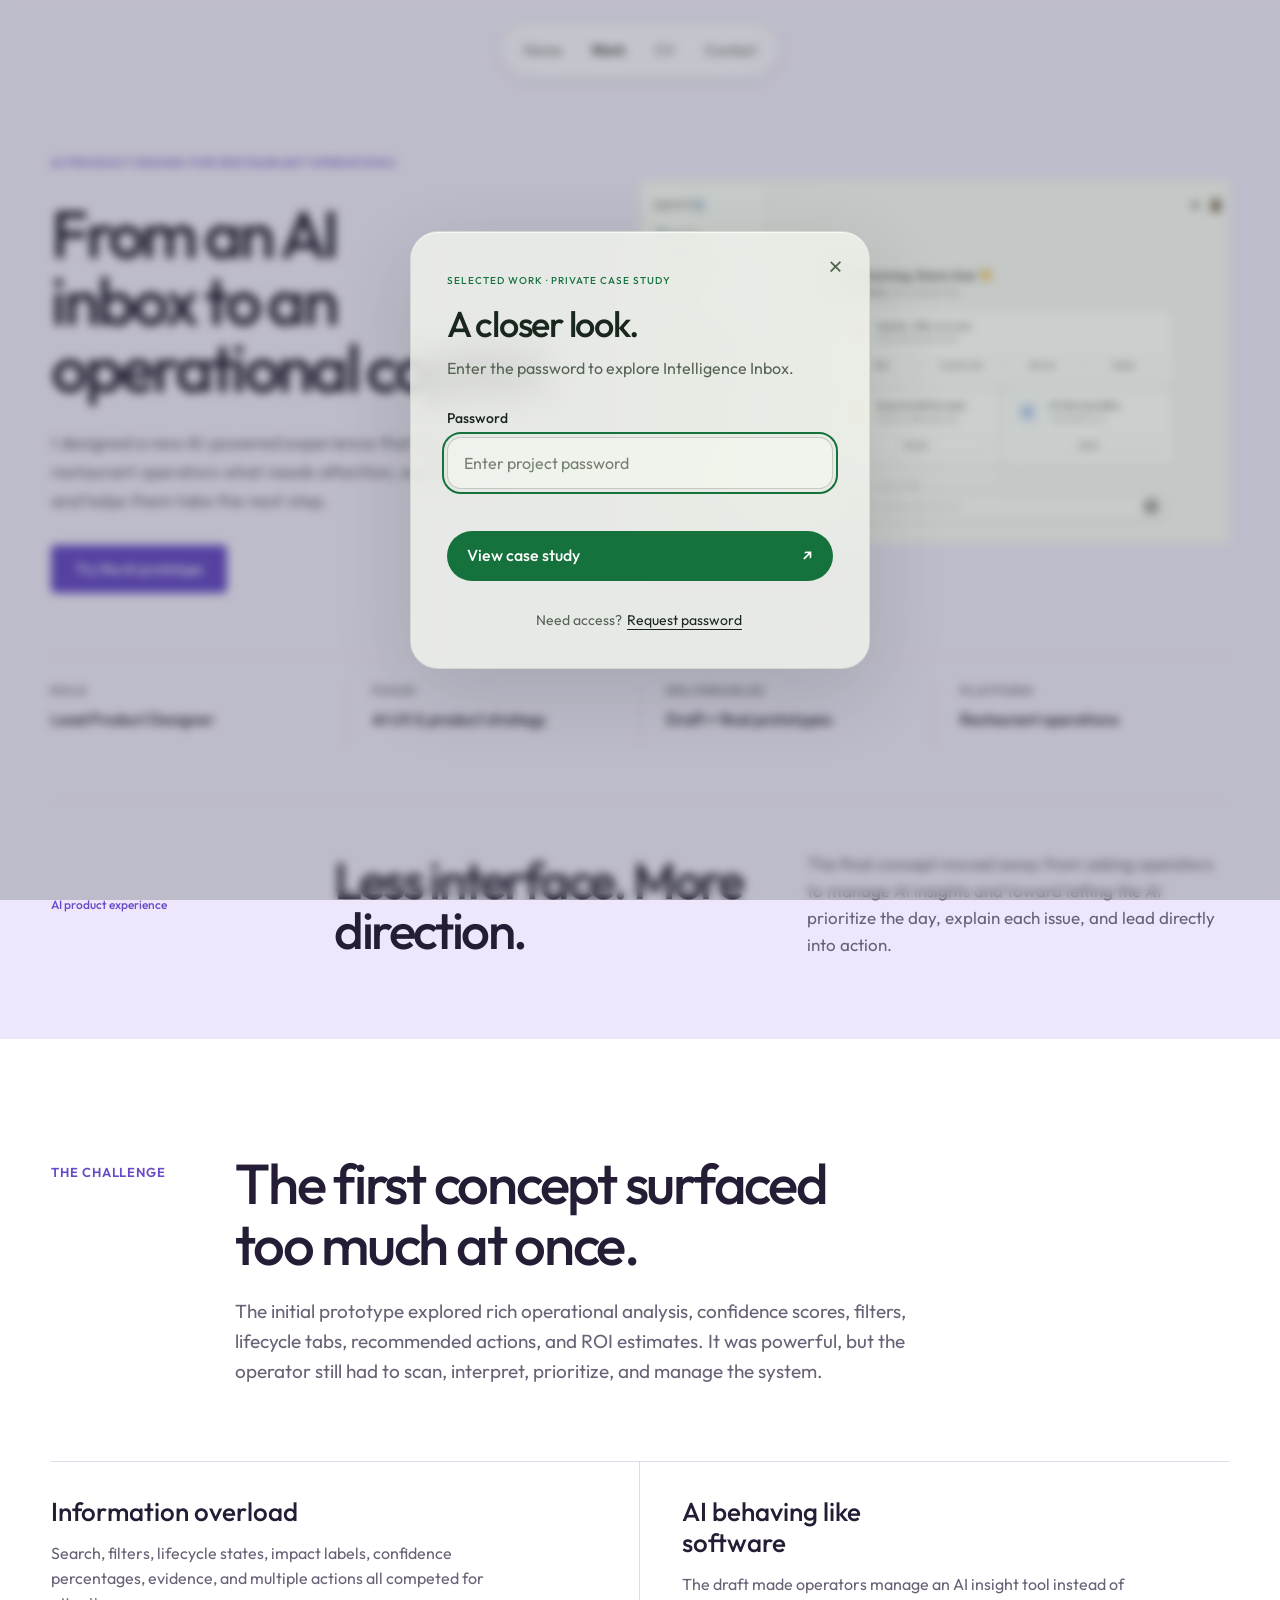
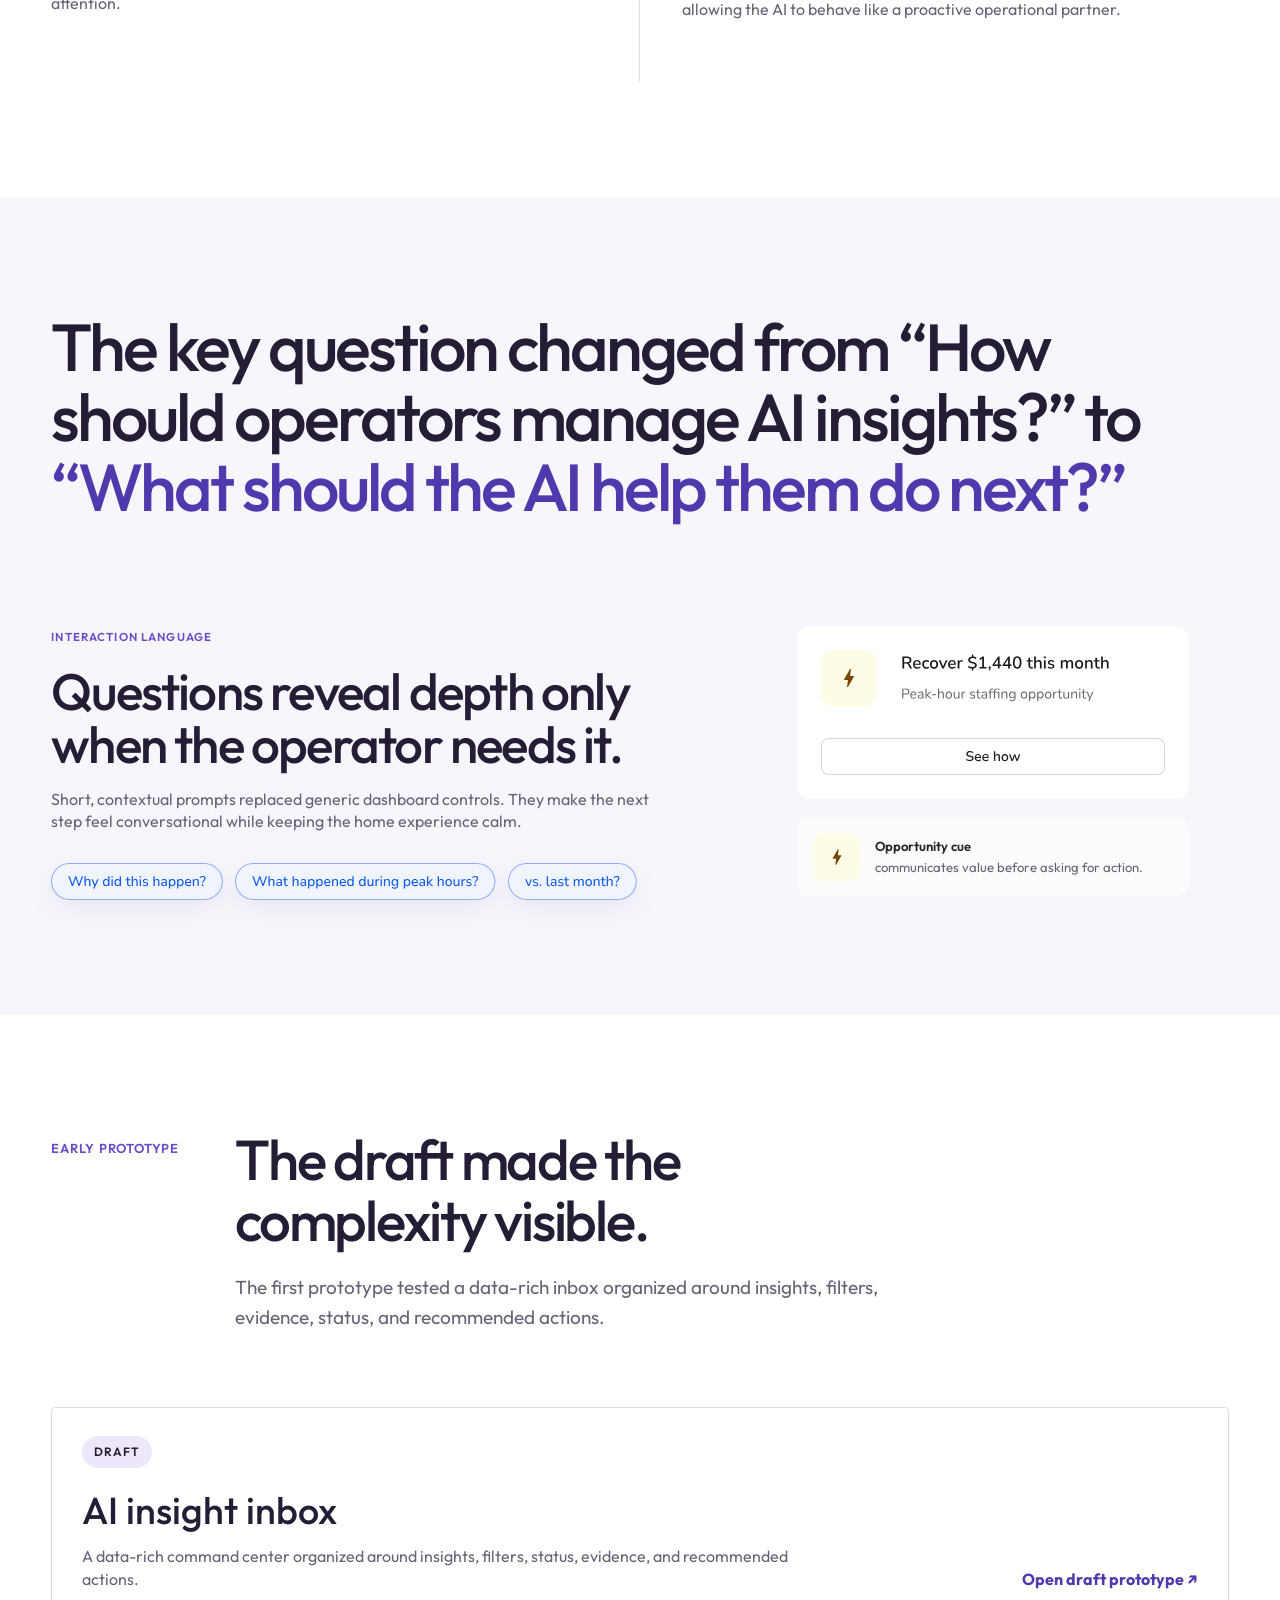
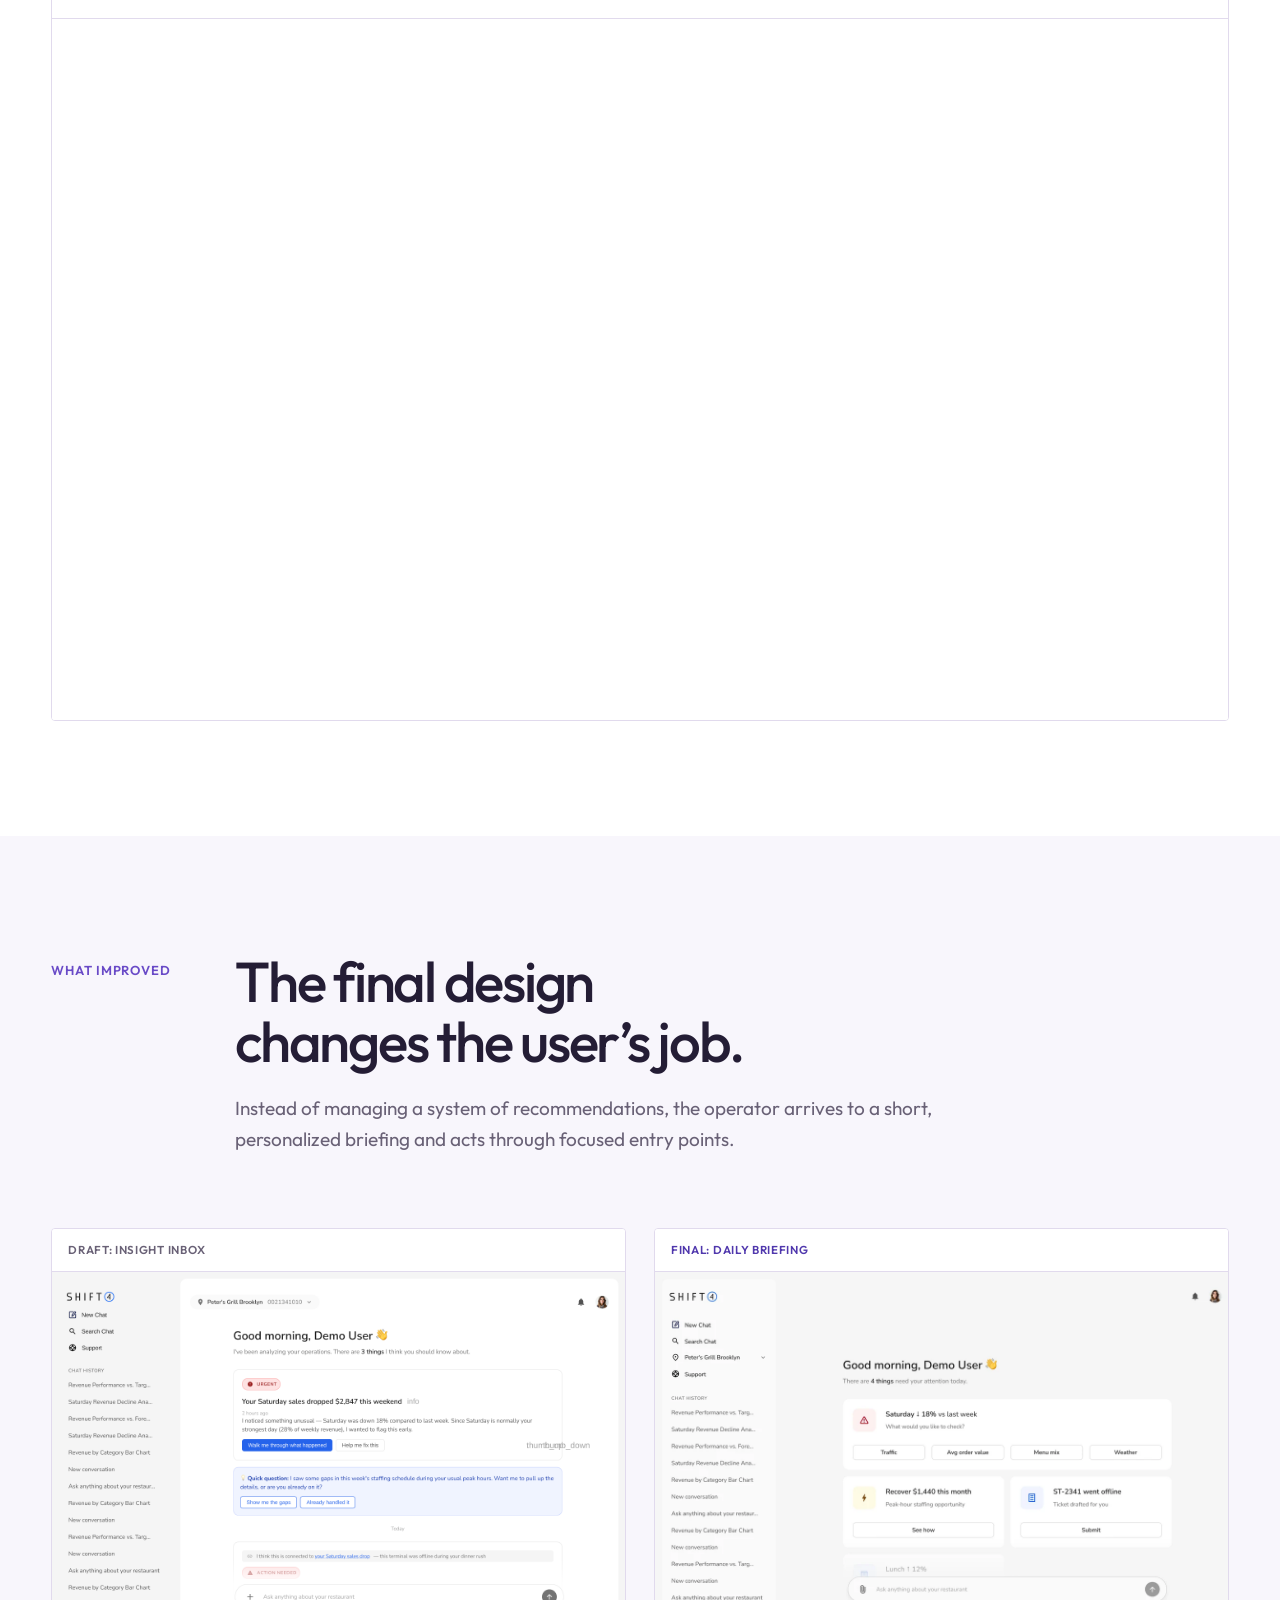
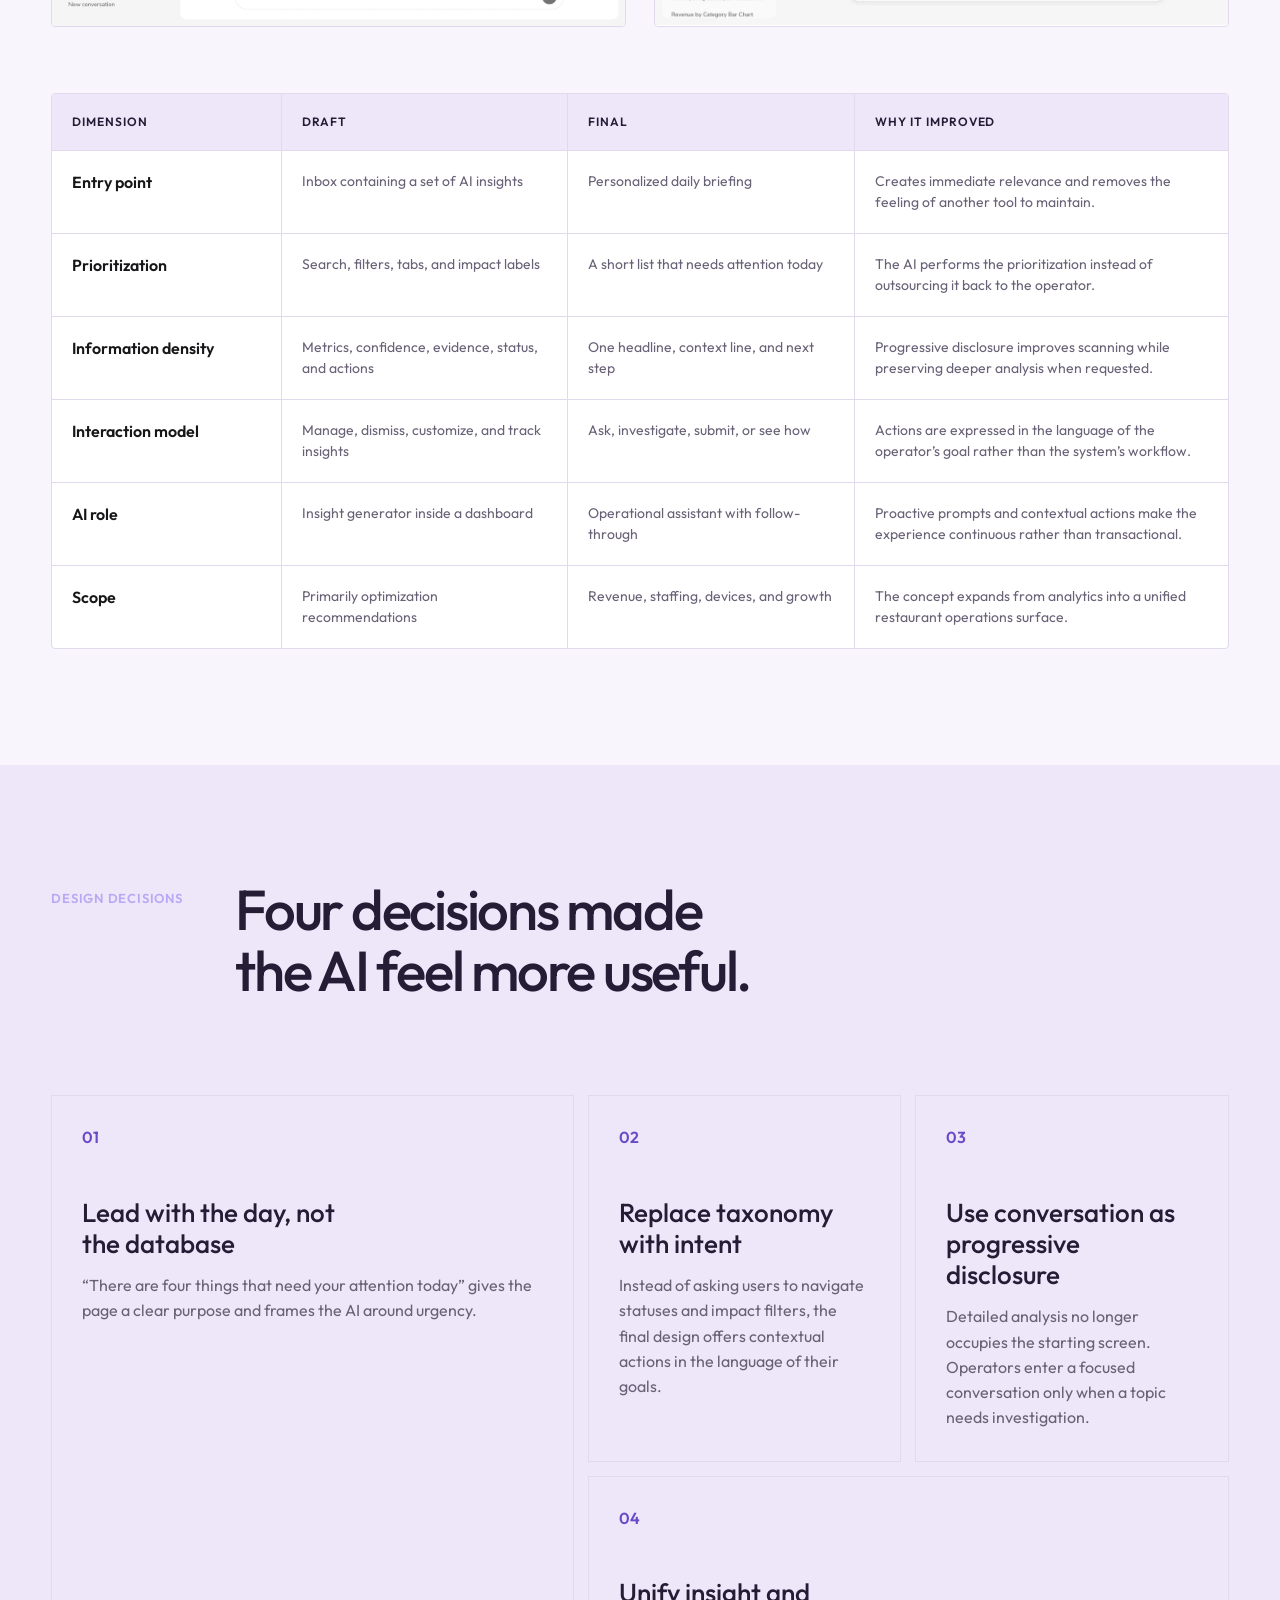
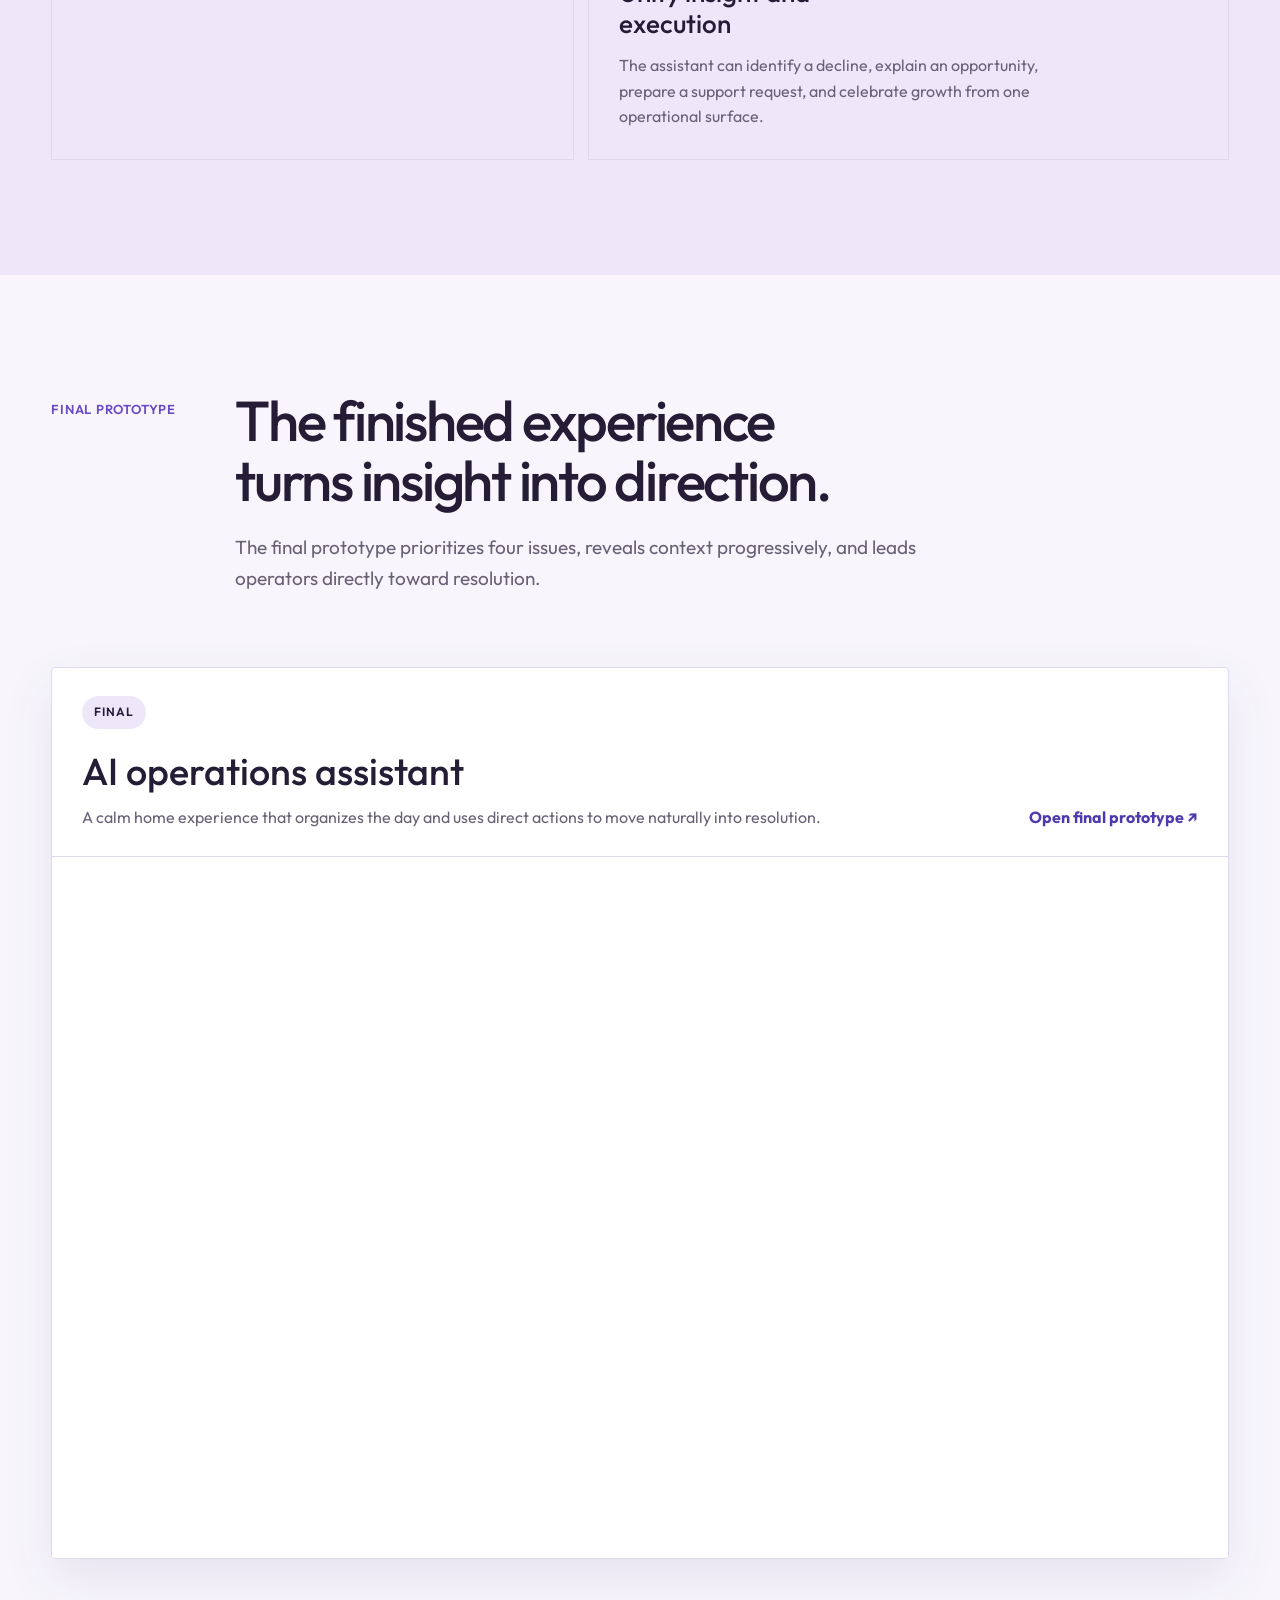
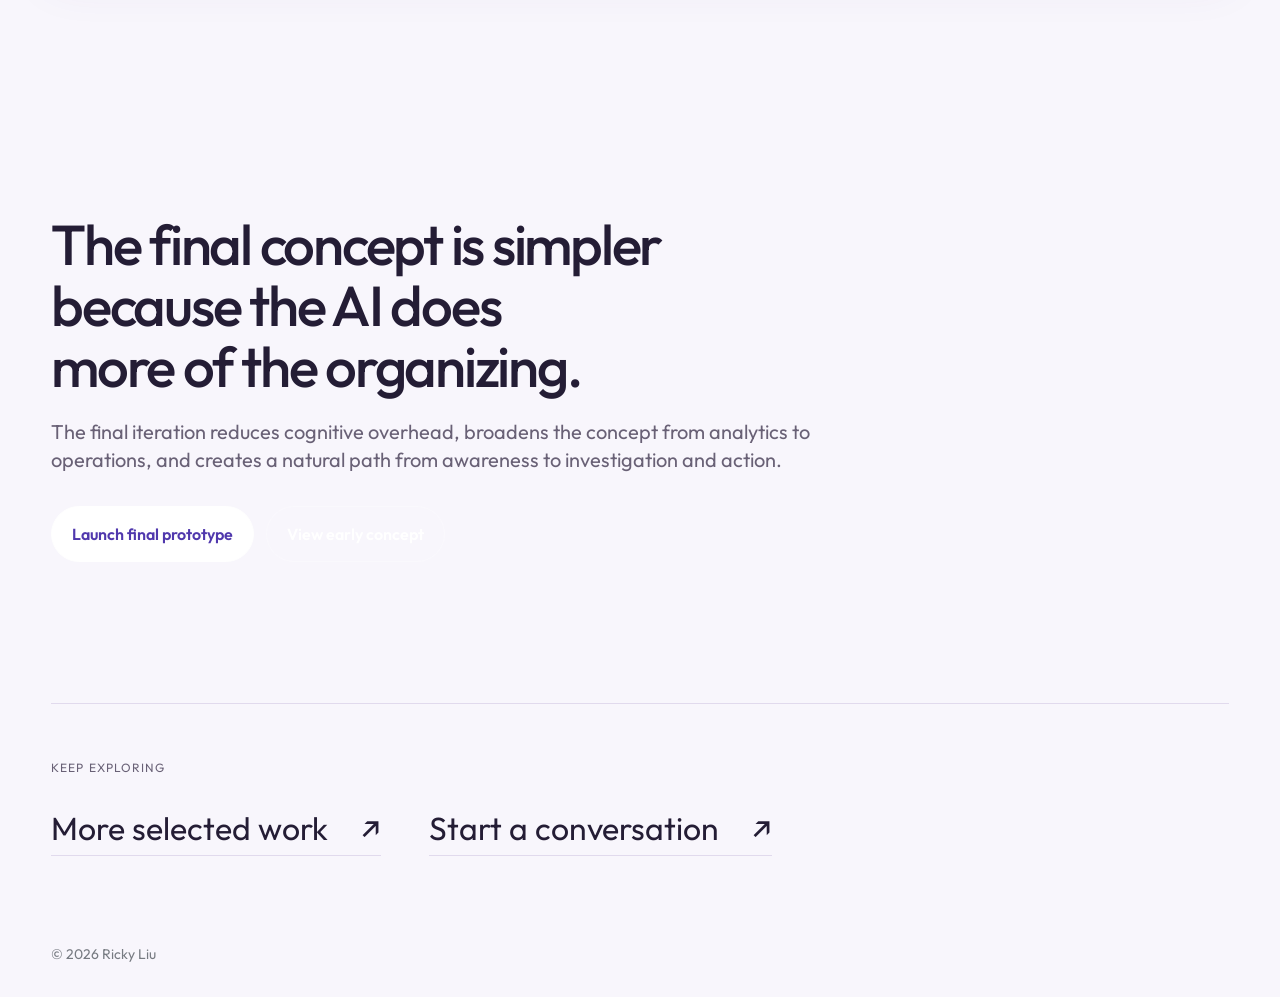
<file: intelligence-inbox-premium-case-study.html>
<!DOCTYPE html>
<html lang="en">
<head>
  <meta charset="UTF-8">
  <meta name="viewport" content="width=device-width, initial-scale=1.0">
  <title>Intelligence Inbox Case Study | Ricky Liu</title>
  <meta name="description" content="Designing a new AI-powered operational copilot that helps restaurant operators understand priorities and take action.">
  <link rel="stylesheet" href="portfolio-styles.css?v=12">
  <link rel="stylesheet" href="navigation.css?v=9">
  <link rel="stylesheet" href="footer.css?v=5">
  <link rel="stylesheet" href="intelligence-inbox/intelligence-inbox-v2.css?v=1">
  <script src="navigation.js?v=4" defer></script>
  <script src="case-study-nav.js?v=2" defer></script>
  <script src="portfolio-script.js" defer></script>
  <style>
    .skip-to-content { position: fixed; top: 12px; left: 12px; z-index: 100000; padding: 12px 18px; background: #fff; color: #111; border: 2px solid #111; border-radius: 4px; transform: translateY(-200%); }
    .skip-to-content:focus { transform: translateY(0); }
  </style>
<link rel="stylesheet" href="fonts.css">
<link rel="stylesheet" href="media.css">
  <link rel="stylesheet" href="case-editorial.css?v=7">
<link rel="icon" href="favicon.svg?v=e1-adaptive" type="image/svg+xml">
<link rel="preload" href="assets/fonts/outfit-variable.ttf" as="font" type="font/ttf" crossorigin>
<link rel="stylesheet" href="password-modal.css?v=1">
<script src="project-password-modal.js?v=2" defer></script>
</head>
<body data-password="ricky" style="visibility: hidden" class="ii-page" data-theme="light">
  <a class="skip-to-content" href="#main-content">Skip to main content</a>

  <nav class="navigation" aria-label="Primary navigation">
    <div class="nav-container">
      <div class="nav-links">
        <a href="/" class="nav-link">Home</a>
        <div class="nav-dropdown">
          <button class="nav-link active" type="button" aria-haspopup="true" aria-expanded="false">Work</button>
          <div class="nav-dropdown-menu">
            <a href="skytab-onboarding.html" class="nav-dropdown-item">SkyTab Onboarding</a>
            <a href="intelligence-inbox-premium-case-study.html" class="nav-dropdown-item">Intelligence Inbox</a>
            <a href="koto.html" class="nav-dropdown-item">Koto</a>
            <a href="skytab-kiosk.html" class="nav-dropdown-item">Shift4 Kiosk</a>
          </div>
        </div>
        <a href="Ricky_Liu_Resume.pdf" class="nav-link" target="_blank" rel="noopener">CV</a>
        <a href="contact/contact.html" class="nav-link">Contact</a>
      </div>
    </div>
  </nav>

  <main id="main-content" tabindex="-1">
    <header class="ii-hero" id="ii-overview" data-chapter-trigger>
      <div class="container">
        <div class="ii-hero__grid">
          <div class="ii-hero__copy">
            <div class="ii-kicker">AI product design for restaurant operations</div>
            <h1>From an AI inbox to an operational copilot.</h1>
            <p class="ii-hero__lede">I designed a new AI-powered experience that tells restaurant operators what needs attention, explains why, and helps them take the next step.</p>
            <a class="ii-hero-prototype-cta" href="#final-prototype">Try the AI prototype</a>
          </div>
          <figure class="ii-hero__visual">
            <img fetchpriority="high" src="assets/previews/inbox-1200.webp" srcset="assets/previews/inbox-640.webp 640w, assets/previews/inbox-1200.webp 1200w" sizes="(max-width: 767px) 100vw, 60vw" alt="Final Intelligence Inbox home screen prioritizing four restaurant operations issues" width="1394" height="860">
            <figcaption>Final concept: AI operations assistant</figcaption>
          </figure>
        </div>

        <div class="ii-meta">
          <div class="ii-meta__item">
            <span class="ii-meta__label">Role</span>
            <span class="ii-meta__value">Lead Product Designer</span>
          </div>
          <div class="ii-meta__item">
            <span class="ii-meta__label">Focus</span>
            <span class="ii-meta__value">AI UX &amp; product strategy</span>
          </div>
          <div class="ii-meta__item">
            <span class="ii-meta__label">Deliverables</span>
            <span class="ii-meta__value">Draft + final prototypes</span>
          </div>
          <div class="ii-meta__item">
            <span class="ii-meta__label">Platform</span>
            <span class="ii-meta__value">Restaurant operations</span>
          </div>
        </div>

        <div class="ii-hero-card ii-reveal">
          <div class="ii-hero-card__content">
            <span class="ii-chip">AI product experience</span>
            <h2>Less interface. More direction.</h2>
            <p>The final concept moved away from asking operators to manage AI insights and toward letting the AI prioritize the day, explain each issue, and lead directly into action.</p>
          </div>
        </div>
      </div>
    </header>

    <nav class="case-chapters ii-chapters" data-case-chapters aria-label="Intelligence Inbox case study chapters">
      <div class="container case-chapters__inner">
        <a href="#ii-overview">Overview</a><a href="#ii-challenge">Challenge</a><a href="#draft-prototype">Draft</a><a href="#ii-improvements">Improvements</a><a href="#ii-decisions">Decisions</a><a href="#final-prototype">Final prototype</a><a href="#ii-outcome">Outcome</a>
      </div>
    </nav>

    <section class="ii-section ii-section--challenge" id="ii-challenge">
      <div class="container">
        <div class="ii-section__head">
          <div class="ii-section__number">The challenge</div>
          <div>
            <h2>The first concept surfaced too much at once.</h2>
            <p class="ii-section__intro">The initial prototype explored rich operational analysis, confidence scores, filters, lifecycle tabs, recommended actions, and ROI estimates. It was powerful, but the operator still had to scan, interpret, prioritize, and manage the system.</p>
          </div>
        </div>

        <div class="ii-grid">
          <article class="ii-card ii-reveal">
            <h3>Information overload</h3>
            <p>Search, filters, lifecycle states, impact labels, confidence percentages, evidence, and multiple actions all competed for attention.</p>
          </article>
          <article class="ii-card ii-reveal">
            <h3>AI behaving like software</h3>
            <p>The draft made operators manage an AI insight tool instead of allowing the AI to behave like a proactive operational partner.</p>
          </article>
        </div>

      </div>
    </section>

    <section class="ii-section ii-section--editorial">
      <div class="container">
        <div class="ii-quote ii-reveal">The key question changed from “How should operators manage AI insights?” to <span>“What should the AI help them do next?”</span></div>

        <div class="ii-artifact-showcase ii-reveal">
          <div class="ii-artifact-showcase__copy">
            <span class="ii-artifact-showcase__eyebrow">Interaction language</span>
            <h3>Questions reveal depth only when the operator needs it.</h3>
            <p>Short, contextual prompts replaced generic dashboard controls. They make the next step feel conversational while keeping the home experience calm.</p>
            <div class="ii-question-chips" aria-label="Examples of contextual questions">
              <img src="intelligence-inbox/text.svg" alt="Why did this happen?" width="172" height="37" loading="lazy">
              <img src="intelligence-inbox/text-1.svg" alt="What happened during peak hours?" width="261" height="37" loading="lazy">
              <img src="intelligence-inbox/text-2.svg" alt="Versus last month?" width="129" height="37" loading="lazy">
            </div>
          </div>
          <div class="ii-artifact-showcase__visual">
            <img class="ii-opportunity-card" src="intelligence-inbox/container.svg" alt="Recommendation card: Recover $1,440 this month through a peak-hour staffing opportunity" width="392" height="173" loading="lazy">
            <div class="ii-signal-detail">
              <img src="intelligence-inbox/frame-481509.svg" alt="" aria-hidden="true" width="56" height="56" loading="lazy">
              <span><strong>Opportunity cue</strong> communicates value before asking for action.</span>
            </div>
          </div>
        </div>
      </div>
    </section>

    <section class="ii-section ii-section--prototype" id="draft-prototype">
      <div class="container">
        <div class="ii-section__head">
          <div class="ii-section__number">Early prototype</div>
          <div>
            <h2>The draft made the complexity visible.</h2>
            <p class="ii-section__intro">The first prototype tested a data-rich inbox organized around insights, filters, evidence, status, and recommended actions.</p>
          </div>
        </div>

        <article class="ii-prototype-showcase ii-reveal">
          <div class="ii-prototype__head">
            <div>
              <span class="ii-prototype__label">Draft</span>
              <h3>AI insight inbox</h3>
              <p>A data-rich command center organized around insights, filters, status, evidence, and recommended actions.</p>
            </div>
            <a class="ii-prototype__link" href="https://rictiiii.github.io/Intelligence-Inbox-Draft/" target="_blank" rel="noopener noreferrer">Open draft prototype <span aria-hidden="true">↗</span></a>
          </div>
          <div class="ii-frame ii-frame--native">
            <iframe
              src="https://rictiiii.github.io/Intelligence-Inbox-Draft/"
              title="Draft Intelligence Inbox interactive prototype"
              loading="lazy"
              allowfullscreen>
            </iframe>
          </div>
        </article>
      </div>
    </section>

    <section class="ii-section" id="ii-improvements">
      <div class="container">
        <div class="ii-section__head">
          <div class="ii-section__number">What improved</div>
          <div>
            <h2>The final design changes the user’s job.</h2>
            <p class="ii-section__intro">Instead of managing a system of recommendations, the operator arrives to a short, personalized briefing and acts through focused entry points.</p>
          </div>
        </div>

        <div class="ii-snapshot-comparison ii-reveal" aria-label="Draft and final home screen comparison">
          <figure>
            <div class="ii-snapshot-comparison__label">Draft: insight inbox</div>
            <img src="intelligence-inbox/ai-chat-home-before.png" alt="Draft Intelligence Inbox home screen with filters, confidence scores, and many competing controls" width="1394" height="860" loading="lazy">
          </figure>
          <figure>
            <div class="ii-snapshot-comparison__label ii-snapshot-comparison__label--final">Final: daily briefing</div>
            <img src="assets/previews/inbox-1200.webp" srcset="assets/previews/inbox-640.webp 640w, assets/previews/inbox-1200.webp 1200w" sizes="(max-width: 767px) 100vw, 60vw" alt="Final AI assistant home screen with four prioritized restaurant operations issues" width="1394" height="860" loading="lazy">
          </figure>
        </div>

        <div class="ii-comparison ii-reveal">
          <div class="ii-comparison__row">
            <div>Dimension</div>
            <div>Draft</div>
            <div>Final</div>
            <div>Why it improved</div>
          </div>
          <div class="ii-comparison__row">
            <div><strong>Entry point</strong></div>
            <div><p>Inbox containing a set of AI insights</p></div>
            <div><p>Personalized daily briefing</p></div>
            <div><p>Creates immediate relevance and removes the feeling of another tool to maintain.</p></div>
          </div>
          <div class="ii-comparison__row">
            <div><strong>Prioritization</strong></div>
            <div><p>Search, filters, tabs, and impact labels</p></div>
            <div><p>A short list that needs attention today</p></div>
            <div><p>The AI performs the prioritization instead of outsourcing it back to the operator.</p></div>
          </div>
          <div class="ii-comparison__row">
            <div><strong>Information density</strong></div>
            <div><p>Metrics, confidence, evidence, status, and actions</p></div>
            <div><p>One headline, context line, and next step</p></div>
            <div><p>Progressive disclosure improves scanning while preserving deeper analysis when requested.</p></div>
          </div>
          <div class="ii-comparison__row">
            <div><strong>Interaction model</strong></div>
            <div><p>Manage, dismiss, customize, and track insights</p></div>
            <div><p>Ask, investigate, submit, or see how</p></div>
            <div><p>Actions are expressed in the language of the operator’s goal rather than the system’s workflow.</p></div>
          </div>
          <div class="ii-comparison__row">
            <div><strong>AI role</strong></div>
            <div><p>Insight generator inside a dashboard</p></div>
            <div><p>Operational assistant with follow-through</p></div>
            <div><p>Proactive prompts and contextual actions make the experience continuous rather than transactional.</p></div>
          </div>
          <div class="ii-comparison__row">
            <div><strong>Scope</strong></div>
            <div><p>Primarily optimization recommendations</p></div>
            <div><p>Revenue, staffing, devices, and growth</p></div>
            <div><p>The concept expands from analytics into a unified restaurant operations surface.</p></div>
          </div>
        </div>
      </div>
    </section>

    <section class="ii-section" id="ii-decisions">
      <div class="container">
        <div class="ii-section__head">
          <div class="ii-section__number">Design decisions</div>
          <div>
            <h2>Four decisions made the AI feel more useful.</h2>
          </div>
        </div>

        <div class="ii-grid">
          <article class="ii-card ii-decision ii-reveal">
            <div class="ii-decision__index">01</div>
            <h3>Lead with the day, not the database</h3>
            <p>“There are four things that need your attention today” gives the page a clear purpose and frames the AI around urgency.</p>
          </article>
          <article class="ii-card ii-decision ii-reveal">
            <div class="ii-decision__index">02</div>
            <h3>Replace taxonomy with intent</h3>
            <p>Instead of asking users to navigate statuses and impact filters, the final design offers contextual actions in the language of their goals.</p>
          </article>
          <article class="ii-card ii-decision ii-reveal">
            <div class="ii-decision__index">03</div>
            <h3>Use conversation as progressive disclosure</h3>
            <p>Detailed analysis no longer occupies the starting screen. Operators enter a focused conversation only when a topic needs investigation.</p>
          </article>
          <article class="ii-card ii-decision ii-reveal">
            <div class="ii-decision__index">04</div>
            <h3>Unify insight and execution</h3>
            <p>The assistant can identify a decline, explain an opportunity, prepare a support request, and celebrate growth from one operational surface.</p>
          </article>
        </div>
      </div>
    </section>

    <section class="ii-section ii-section--prototype ii-section--final-prototype" id="final-prototype">
      <div class="container">
        <div class="ii-section__head">
          <div class="ii-section__number">Final prototype</div>
          <div>
            <h2>The finished experience turns insight into direction.</h2>
            <p class="ii-section__intro">The final prototype prioritizes four issues, reveals context progressively, and leads operators directly toward resolution.</p>
          </div>
        </div>

        <article class="ii-prototype-showcase ii-reveal">
          <div class="ii-prototype__head">
            <div>
              <span class="ii-prototype__label ii-prototype__label--final">Final</span>
              <h3>AI operations assistant</h3>
              <p>A calm home experience that organizes the day and uses direct actions to move naturally into resolution.</p>
            </div>
            <a class="ii-prototype__link" href="https://rictiiii.github.io/Intelligence-Inbox-Final/" target="_blank" rel="noopener noreferrer">Open final prototype <span aria-hidden="true">↗</span></a>
          </div>
          <div class="ii-frame ii-frame--native">
            <iframe
              src="https://rictiiii.github.io/Intelligence-Inbox-Final/"
              title="Final Intelligence Inbox interactive prototype"
              loading="lazy"
              allowfullscreen>
            </iframe>
          </div>
        </article>
      </div>
    </section>

    <section class="ii-section" id="ii-outcome">
      <div class="container">
        <div class="ii-outcome ii-reveal">
          <h2>The final concept is simpler because the AI does more of the organizing.</h2>
          <p>The final iteration reduces cognitive overhead, broadens the concept from analytics to operations, and creates a natural path from awareness to investigation and action.</p>
          <div class="ii-actions">
            <a class="ii-button ii-button--primary" href="https://rictiiii.github.io/Intelligence-Inbox-Final/" target="_blank" rel="noopener noreferrer">Launch final prototype</a>
            <a class="ii-button" href="https://rictiiii.github.io/Intelligence-Inbox-Draft/" target="_blank" rel="noopener noreferrer">View early concept</a>
          </div>
        </div>
      </div>
    </section>
  </main>

  <aside class="case-continuation" aria-label="Continue exploring">
    <p>Keep exploring</p>
    <a href="/#work">More selected work <span aria-hidden="true">↗</span></a>
    <a href="contact/contact.html">Start a conversation <span aria-hidden="true">↗</span></a>
  </aside>
  <footer class="ii-footer site-footer">
    <div class="container ii-footer__inner">
      <span>© 2026 Ricky Liu</span>
    </div>
  </footer>

<script src="password-protection.js?v=4"></script>
</body>
</html>
</file>
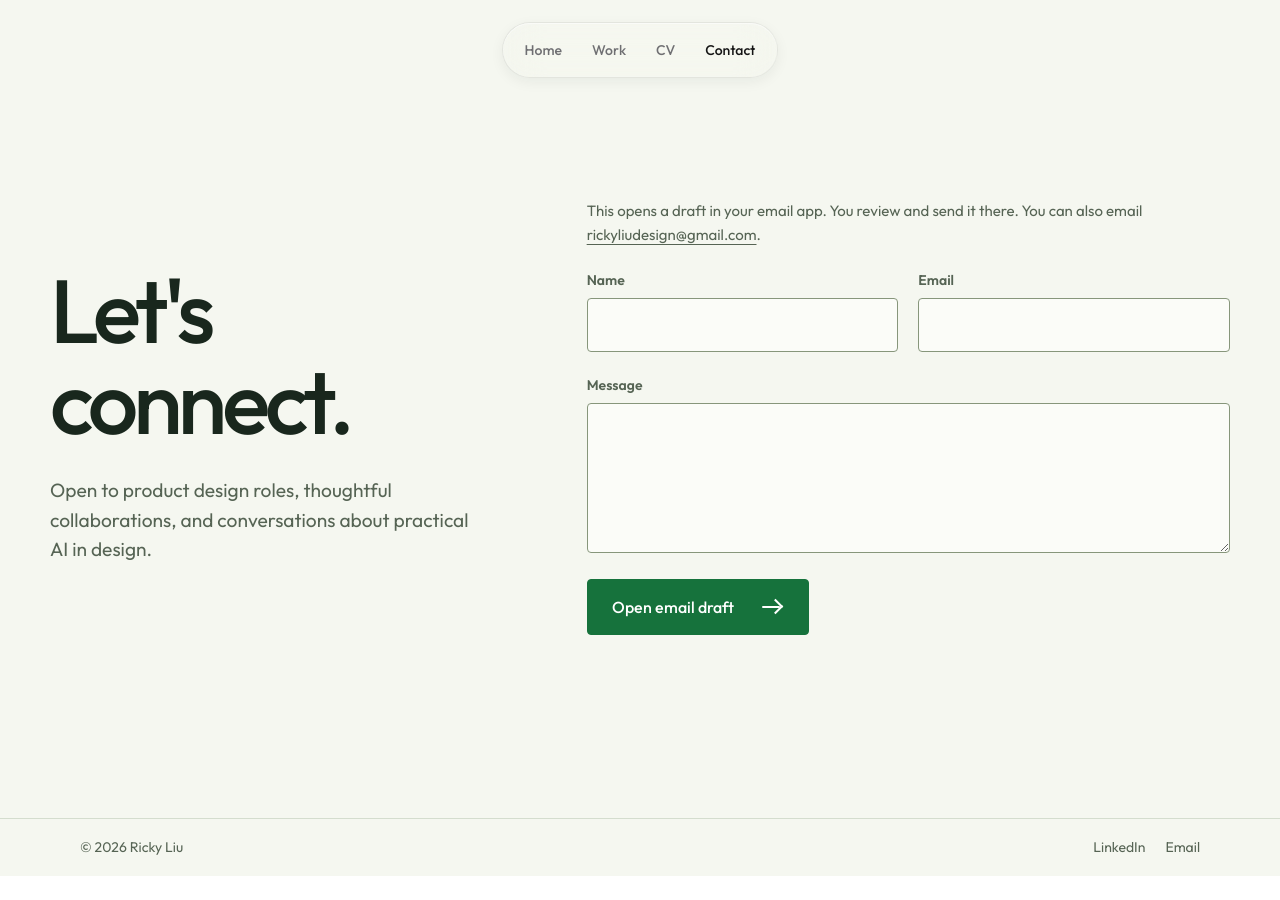
<file: contact/contact.html>
<!DOCTYPE html>
<html lang="en">
<head>
  <meta charset="UTF-8">
  <meta name="viewport" content="width=device-width, initial-scale=1.0">
  <title>Contact | Ricky Liu - Product Designer</title>
  <meta name="description" content="Get in touch with Ricky Liu for product design opportunities and collaborations">
  <link rel="stylesheet" href="../navigation.css?v=9">
  <link rel="stylesheet" href="../footer.css?v=1">
  <link rel="stylesheet" href="contact.css?v=8">
  <script src="../navigation.js?v=4" defer></script>
  <script src="contact.js?v=1" defer></script>
<link rel="stylesheet" href="../fonts.css">
<link rel="icon" href="../favicon.svg?v=e1-adaptive" type="image/svg+xml">
<link rel="preload" href="../assets/fonts/outfit-variable.ttf" as="font" type="font/ttf" crossorigin>
<link rel="stylesheet" href="../password-modal.css?v=1">
<script src="../project-password-modal.js?v=2" defer></script>
</head>
<body data-theme="light">
  <a class="contact-skip" href="#contact-main">Skip to main content</a>
  <nav class="navigation" aria-label="Primary navigation">
    <div class="nav-container"><div class="nav-links">
      <a href="/" class="nav-link">Home</a>
      <div class="nav-dropdown">
        <button class="nav-link" type="button" aria-haspopup="true" aria-expanded="false">Work</button>
        <div class="nav-dropdown-menu">
          <a href="../skytab-onboarding.html" class="nav-dropdown-item">SkyTab Onboarding</a>
          <a href="../intelligence-inbox-premium-case-study.html" class="nav-dropdown-item">Intelligence Inbox</a>
          <a href="../koto.html" class="nav-dropdown-item">Koto</a>
          <a href="../skytab-kiosk.html" class="nav-dropdown-item">Shift4 Kiosk</a>
        </div>
      </div>
      <a href="../Ricky_Liu_Resume.pdf" class="nav-link" target="_blank" rel="noopener">CV</a>
      <a href="contact.html" class="nav-link active" aria-current="page">Contact</a>
    </div></div>
  </nav>
  <main class="contact-main" id="contact-main" tabindex="-1">
    <section class="contact-stage" aria-labelledby="contact-title">
      <div class="contact-intro">
        <h1 id="contact-title">Let's connect.</h1>
        <p>Open to product design roles, thoughtful collaborations, and conversations about practical AI in design.</p>
      </div>
      <div class="contact-form-wrap">
        <p class="contact-help" id="email-help">This opens a draft in your email app. You review and send it there. You can also email <a href="mailto:rickyliudesign@gmail.com">rickyliudesign@gmail.com</a>.</p>
        <form id="contact-form" class="contact-form" aria-describedby="email-help">
          <div class="contact-field"><label for="name">Name</label><input type="text" id="name" name="name" autocomplete="name" required></div>
          <div class="contact-field"><label for="email">Email</label><input type="email" id="email" name="email" autocomplete="email" required></div>
          <div class="contact-field contact-field-message"><label for="message">Message</label><textarea id="message" name="message" rows="5" required></textarea></div>
          <button type="submit" class="contact-submit-btn"><span>Open email draft</span><span class="contact-arrow" aria-hidden="true"></span></button>
        </form><p id="contact-status" role="status" class="contact-help"></p><noscript><p>Please use the email link above to get in touch.</p></noscript>
      </div>
    </section>
  </main>
  <footer class="site-footer"><div class="container"><div class="footer-content">
    <div class="footer-copyright">© 2026 Ricky Liu</div>
    <div class="footer-links"><a href="https://www.linkedin.com/in/ricky-liu/" target="_blank" rel="noopener">LinkedIn</a><a href="mailto:rickyliudesign@gmail.com">Email</a></div>
  </div></div></footer>
</body>
</html>
</file>
<file: fonts.css>
@font-face { font-family: "Outfit"; src: url("assets/fonts/outfit-variable.ttf") format("truetype"); font-weight: 100 900; font-style: normal; font-display: swap; }
</file>
<file: navigation.css>
.navigation {
  position: fixed !important;
  top: 0;
  right: 0;
  left: 0;
  z-index: 10000;
  box-sizing: border-box;
  padding: 22px 80px 0;
  background: transparent;
  transform: none !important;
  transition: transform 0.32s cubic-bezier(0.22, 1, 0.36, 1);
  will-change: transform;
}

.navigation.nav-scrolled {
  background: transparent;
  transform: none !important;
}

.navigation.nav-hidden {
  pointer-events: none;
  transform: translateY(calc(-100% - 24px)) !important;
}

/* Shared chapter navigation for every portfolio case study. */
.sky-case { --case-nav-accent: #1769d2; }
.koto-case { --case-nav-accent: #e5252a; }
.kiosk-redesign { --case-nav-accent: #f28a00; }
.ii-page { --case-nav-accent: #5b5ce2; }

.case-chapters {
  position: fixed !important;
  inset: 0 0 auto !important;
  z-index: 9000 !important;
  overflow: hidden;
  border-bottom: 1px solid var(--case-nav-line, rgba(21, 21, 21, 0.1));
  background: rgba(255, 255, 255, 0.94) !important;
  opacity: 0;
  pointer-events: none;
  transform: translateY(-110%);
  visibility: hidden;
  backdrop-filter: blur(16px);
  -webkit-backdrop-filter: blur(16px);
  transition: opacity 0.18s ease, transform 0.24s cubic-bezier(0.22, 1, 0.36, 1), visibility 0s linear 0.24s;
}

.case-chapters.case-chapters--visible {
  opacity: 1;
  pointer-events: auto;
  transform: none;
  visibility: visible;
  transition-delay: 0s;
}

.case-chapters__inner {
  display: flex !important;
  width: min(1400px, calc(100% - clamp(32px, 8vw, 128px))) !important;
  min-height: 66px;
  margin-inline: auto !important;
  align-items: center;
  justify-content: center !important;
  gap: clamp(20px, 3vw, 40px) !important;
}

.case-chapters a {
  flex: none;
  box-sizing: border-box;
  min-height: 44px;
  padding-block: 12px;
  color: var(--case-nav-muted, #667085);
  font: 500 14px/1.2 "Outfit", sans-serif;
  text-decoration: none;
  transition: color 0.16s ease;
}

.case-chapters .case-chapters__home {
  position: sticky;
  left: 0;
  z-index: 2;
  padding-inline: 12px;
  color: #151515;
  background: #fff;
  box-shadow: 8px 0 12px #fff;
}

.case-chapters a::after {
  display: block;
  width: 100%;
  height: 2px;
  margin-top: 5px;
  border-radius: 999px;
  background: var(--case-nav-accent, #1769d2);
  content: "";
  opacity: 0;
  transform: scaleX(0.35);
  transition: opacity 0.18s ease, transform 0.22s cubic-bezier(0.22, 1, 0.36, 1);
}

.case-chapters a:hover,
.case-chapters a.case-chapters__active { color: var(--case-nav-active, #151515); }
.case-chapters a:hover::after,
.case-chapters a.case-chapters__active::after { opacity: 1; transform: scaleX(1); }

@media (max-width: 767px) {
  .case-chapters { overflow-x: auto; scrollbar-width: none; }
  .case-chapters::-webkit-scrollbar { display: none; }
  .case-chapters__inner { width: max-content !important; min-width: 100%; padding-inline: 8px; box-sizing: border-box; justify-content: flex-start !important; gap: 24px !important; }
}

.navigation .nav-container {
  display: flex;
  align-items: center;
  justify-content: center;
  width: 100%;
  max-width: 1400px;
  min-height: 48px;
  margin: 0 auto;
  padding: 0;
}

.navigation .nav-links {
  display: flex;
  align-items: center;
  gap: 0;
  padding: 5px 7px;
  border: 1px solid rgba(21, 21, 21, 0.08);
  border-radius: 999px;
  background: rgba(255, 255, 255, 0.42);
  box-shadow: 0 4px 14px rgba(24, 31, 42, 0.06), inset 0 1px rgba(255, 255, 255, 0.92);
  position: relative;
  z-index: 0;
}

/* Keep the nav blur on its own layer so it does not limit the dropdown's backdrop. */
.navigation .nav-links::before {
  content: "";
  position: absolute;
  inset: 0;
  z-index: -1;
  border-radius: inherit;
  pointer-events: none;
  backdrop-filter: blur(18px) saturate(1.15);
  -webkit-backdrop-filter: blur(18px) saturate(1.15);
}

.navigation .nav-link {
  display: flex;
  align-items: center;
  justify-content: center;
  min-width: 44px;
  min-height: 44px;
  box-sizing: border-box;
  margin: 0;
  padding: 10px 15px;
  border: 0;
  color: #6f6f72;
  background: transparent;
  font: 500 14px/1 "Outfit", ui-sans-serif, system-ui, sans-serif;
  text-decoration: none;
  cursor: pointer;
  transition: color 0.18s ease, transform 0.18s ease;
}

.navigation .nav-link:hover,
.navigation .nav-link:focus-visible,
.navigation .nav-link.active {
  color: #151515;
}

.navigation .nav-link:active {
  transform: translateY(1px);
}

.navigation .nav-link:focus-visible,
.navigation .nav-dropdown-item:focus-visible,
.case-chapters a:focus-visible {
  outline: 2px solid #147b9b;
  outline-offset: 4px;
}

.navigation .nav-dropdown {
  position: relative;
}

.navigation .nav-dropdown-menu[hidden] { display: none !important; }

.navigation .nav-dropdown-menu {
  position: absolute;
  top: calc(100% + 12px);
  left: 50%;
  z-index: 10001;
  min-width: 210px;
  margin: 0;
  padding: 8px 0;
  border: 1px solid rgba(21, 21, 21, 0.09);
  border-radius: 12px;
  background: rgba(255, 255, 255, 0.42);
  box-shadow: 0 18px 50px rgba(28, 38, 49, 0.14);
  backdrop-filter: blur(18px) saturate(1.15);
  -webkit-backdrop-filter: blur(18px) saturate(1.15);
  opacity: 0;
  visibility: hidden;
  transform: translateX(-50%) translateY(-5px);
  transition: opacity 0.18s ease, visibility 0.18s ease, transform 0.18s ease;
}

.navigation .nav-dropdown.is-open .nav-dropdown-menu {
  opacity: 1;
  visibility: visible;
  transform: translateX(-50%) translateY(0);
}

.navigation .nav-dropdown-item {
  display: flex;
  align-items: center;
  box-sizing: border-box;
  min-height: 44px;
  padding: 11px 18px;
  color: #6f6f72;
  background: transparent;
  font: 500 15px/1.25 "Outfit", ui-sans-serif, system-ui, sans-serif;
  text-decoration: none;
  white-space: nowrap;
  transition: color 0.18s ease, background 0.18s ease;
}

.navigation .nav-dropdown-item:hover {
  color: #151515;
  background: rgba(21, 21, 21, 0.045);
}

.hero-wrapper > .hero-section {
  padding-top: 112px;
}

@media (max-width: 760px) {
  .navigation {
    padding: 14px 16px 0;
  }

  .navigation .nav-container {
    min-height: 44px;
  }

  .navigation .nav-link {
    padding: 9px 11px;
    font-size: 13px;
  }

  .navigation .nav-dropdown-menu {
    right: -70px;
    left: auto;
    transform: translateY(-5px);
  }

  .navigation .nav-dropdown.is-open .nav-dropdown-menu {
    transform: translateY(0);
  }

  .hero-wrapper > .hero-section {
    padding-top: 96px;
  }
}

@media (max-width: 420px) {
  .navigation {
    padding: 12px 12px 0;
  }

  .navigation .nav-link {
    padding: 8px 9px;
    font-size: 12px;
  }
}

@media (prefers-reduced-motion: reduce) {
  .navigation,
  .navigation *,
  .case-chapters,
  .case-chapters * ,
  .case-chapters a::after {
    transition: none !important;
    animation: none !important;
  }
}

@media(prefers-reduced-transparency:reduce){.navigation .nav-links,.navigation .nav-dropdown-menu{background:#fff;backdrop-filter:none;-webkit-backdrop-filter:none}}

@media (prefers-reduced-transparency: reduce) {
  .navigation .nav-links::before,
  .navigation .nav-dropdown-menu {
    backdrop-filter: none;
    -webkit-backdrop-filter: none;
  }
  .navigation .nav-links,
  .navigation .nav-dropdown-menu { background: var(--paper, #f5f7f0); }
}

.portfolio-to-top {
  position: fixed;
  right: max(24px, env(safe-area-inset-right));
  bottom: max(24px, env(safe-area-inset-bottom));
  z-index: 9500;
  display: grid;
  place-items: center;
  width: 48px;
  height: 48px;
  padding: 0;
  border: 1px solid rgba(25, 39, 29, .14);
  border-radius: 50%;
  background: rgba(245, 247, 240, .82);
  color: #16723c;
  box-shadow: 0 4px 18px #18251c14, inset 0 1px #ffffffb3;
  backdrop-filter: blur(18px) saturate(1.15);
  -webkit-backdrop-filter: blur(18px) saturate(1.15);
  font: 400 28px/1 'Outfit', sans-serif;
  cursor: pointer;
  transition: background .18s ease, transform .18s ease;
}
.portfolio-to-top[hidden] { display: none !important; }
.portfolio-to-top:hover { background: #f5f7f0; transform: translateY(-3px); }
.portfolio-to-top:focus-visible { outline: 2px solid currentColor; outline-offset: 4px; }
:root[data-appearance="dark"] .portfolio-to-top { background: rgba(30,43,28,.86); color: #b9f56f; border-color: #485a3e; box-shadow: 0 4px 18px #0003, inset 0 1px #ffffff1f; }
@media (max-width: 600px) { .portfolio-to-top { right: max(16px, env(safe-area-inset-right)); bottom: max(16px, env(safe-area-inset-bottom)); } }
@media (prefers-reduced-motion: reduce) { .portfolio-to-top { transition: none; } .portfolio-to-top:hover { transform: none; } }
@media (prefers-reduced-transparency: reduce) { .portfolio-to-top { background: #f5f7f0; backdrop-filter: none; -webkit-backdrop-filter: none; } :root[data-appearance="dark"] .portfolio-to-top { background: #1e2b1c; } }
</file>
<file: home.css>
/* Layers: content 0, folder surfaces 1–6, navigation in navigation.css. */
:root{--paper:#f5f7f0;--ink:#19271d;--muted:#566454;--line:#d4ddce;--accent:#16723c;--panel:#e8eddf;--cyan:#8cdb3f;color-scheme:light dark;font-family:Outfit,system-ui,sans-serif;color:var(--ink);background:var(--paper);font-synthesis:none;-webkit-font-smoothing:antialiased}
*{box-sizing:border-box}html{scroll-behavior:smooth;scroll-padding-top:104px}body{margin:0}a{color:inherit;text-decoration:none}img{display:block;max-width:100%}button{font:inherit}::selection{background:#d4e9b5;color:#19271d}a:focus-visible{outline:3px solid var(--accent);outline-offset:7px}main:focus{outline:none}.shell{width:min(1280px,calc(100% - 112px));margin-inline:auto}.skip-link{position:fixed;top:12px;left:12px;z-index:10002;padding:14px 20px;color:var(--paper);background:var(--ink);transform:translateY(-150%)}.skip-link:focus{transform:none}
.home-hero{display:grid;grid-template-columns:minmax(0,1.2fr) minmax(0,1fr);align-items:center;gap:24px;min-height:min(830px,100dvh);padding-top:128px;padding-bottom:96px}.hero-copy{position:relative;z-index:1}.intro-name{font-size:17px;margin:0 0 28px;color:var(--muted)}h1{font-size:clamp(40px,4.6vw,66px);line-height:1.08;letter-spacing:-.047em;font-weight:500;margin:0}h1 span{color:var(--accent)}.hero-description{font-size:19px;line-height:1.55;max-width:410px;margin:25px 0 30px;color:var(--muted)}.work-cta{display:inline-flex;align-items:center;gap:36px;min-height:50px;border-bottom:1px solid var(--ink);font-size:17px;font-weight:500}.work-cta span,.text-link span{transition:transform .25s}.work-cta:hover span,.text-link:hover span{transform:translate(3px,-3px)}
.folder-art{display:grid;place-items:center;min-width:0;aspect-ratio:1;perspective:1200px;border-radius:28px}.folder-object{display:block;position:relative;width:390px;height:360px;transform:rotate(-7deg);transition:transform .6s cubic-bezier(.2,.8,.2,1)}.folder-art:hover .folder-object,.folder-art:focus-visible .folder-object{transform:rotate(-2deg) translateY(-8px)}.folder-back{position:absolute;inset:70px 14px 28px;background:#8cdb3f;border-radius:24px;clip-path:polygon(0 0,35% 0,46% 20%,100% 20%,100% 100%,0 100%);box-shadow:0 28px 45px #4b6e3220}.folder-front{position:absolute;z-index:6;inset:158px 0 0;border-radius:28px;background:linear-gradient(115deg,#c2f77385,#83da4399);box-shadow:inset 0 0 26px 5px #367d3445,0 25px 35px #344e2220;backdrop-filter:blur(6px);-webkit-backdrop-filter:blur(6px);color:#254522}.folder-front strong{position:absolute;bottom:29px;left:28px;font-size:28px;font-weight:500}.folder-logo{position:absolute;right:26px;bottom:28px;width:34px;height:34px;display:block;color:#16723c;transform:rotate(12deg);transform-origin:center}.eyes{position:absolute;top:18px;left:46px;width:84px;height:84px;border-radius:50%;transform:rotate(-12deg)}.idea{position:absolute;top:44px;right:67px;width:66px;height:66px;object-fit:contain;transform:rotate(17deg)}.folder-preview{position:absolute;top:61px;left:105px;width:175px;height:175px;padding:10px;border:5px solid #fdfefe;border-radius:14px;background:#e9eff5;box-shadow:0 8px 20px #283e2318;transform-origin:50% 100%;transition:transform .65s cubic-bezier(.2,.8,.2,1)}.folder-preview img{height:100%;width:100%;object-fit:contain}.preview-0{z-index:2;transform:translate(-62px,8px) rotate(-17deg)}.preview-1{z-index:3;transform:translate(-20px,-12px) rotate(-5deg)}.preview-2{z-index:4;transform:translate(30px,-8px) rotate(8deg)}.preview-3{z-index:5;transform:translate(70px,12px) rotate(20deg)}.folder-art:is(:hover,:focus-visible) .preview-0{transform:translate(-83px,-14px) rotate(-22deg)}.folder-art:is(:hover,:focus-visible) .preview-1{transform:translate(-26px,-44px) rotate(-7deg)}.folder-art:is(:hover,:focus-visible) .preview-2{transform:translate(33px,-39px) rotate(9deg)}.folder-art:is(:hover,:focus-visible) .preview-3{transform:translate(84px,-6px) rotate(24deg)}
.selected-work{padding-top:32px;padding-bottom:120px}.work-heading{margin-bottom:52px}h2{font-size:clamp(32px,3.5vw,48px);font-weight:500;line-height:1.13;letter-spacing:-.035em;margin:0}.work-heading p{color:var(--muted);font-size:18px;margin:16px 0 0}.work-grid{display:grid;grid-template-columns:1.15fr 1fr;column-gap:64px;row-gap:100px;align-items:start}.work-project:nth-child(even){margin-top:136px}.project-image{position:relative;display:grid;place-items:center;aspect-ratio:1.15;overflow:hidden;border-radius:16px;background:var(--panel)}.project-image img{width:100%;height:100%;object-fit:contain;padding:30px;transition:transform .7s cubic-bezier(.2,.8,.2,1)}.project-inbox .project-image{aspect-ratio:1.04;background:#eeeef5}.project-koto .project-image{aspect-ratio:1;background:#f1ebeb}.project-kiosk .project-image{background:#f1efe8}.project-open{position:absolute;bottom:20px;right:22px;font-size:25px;line-height:1;background:var(--paper);color:var(--ink);border-radius:50%;display:grid;place-items:center;width:44px;height:44px;transition:transform .3s}.project-link:hover img{transform:scale(1.04)}.project-link:hover .project-open{transform:rotate(45deg)}.project-link{display:block;border-radius:16px}.project-meta{display:flex;justify-content:space-between;gap:16px;margin:24px 0 12px;font-size:14px;line-height:1.4;color:var(--muted)}.project-meta span:first-child{color:var(--ink);font-weight:500}.work-project h3{font-size:clamp(25px,2.4vw,34px);letter-spacing:-.035em;line-height:1.13;font-weight:500;margin:0}.work-project>p{font-size:17px;line-height:1.55;color:var(--muted);max-width:43ch;margin:18px 0}.work-project .project-proof{font-size:14px;color:var(--accent);margin-top:24px;padding-left:14px;border-left:2px solid var(--accent)}
.about-section{display:grid;grid-template-columns:1fr 1fr;gap:80px;padding-block:90px 120px;border-top:1px solid var(--line)}.about-section p{font-size:20px;line-height:1.55;margin:0 0 24px;color:var(--muted)}.about-section p:first-child{color:var(--ink)}.text-link{display:inline-flex;gap:30px;padding-block:12px;border-bottom:1px solid var(--ink);font-size:20px}.home-footer{border-top:1px solid var(--line);padding-block:28px 36px;display:flex;justify-content:space-between;gap:24px;color:var(--muted);font-size:14px}.home-footer div{display:flex;gap:28px}.home-footer a{display:inline-flex;align-items:center;min-height:44px}.home-footer>span{padding-block:14px}
@media(min-width:768px) and (prefers-reduced-motion:no-preference){.hero-copy{animation:arrive .75s both}.folder-object{animation:folder-arrive .9s}.reveal-ready{opacity:0;transform:translateY(24px);transition:opacity .6s,transform .6s cubic-bezier(.2,.8,.2,1)}.reveal-ready.is-visible{opacity:1;transform:none}}@keyframes arrive{from{opacity:0;transform:translateY(16px)}to{opacity:1;transform:none}}@keyframes folder-arrive{from{opacity:0;transform:translateY(24px) rotate(-12deg)}to{opacity:1;transform:rotate(-7deg)}}
@media(max-width:1100px){.shell{width:calc(100% - 64px)}.folder-object{scale:.82}.home-hero{gap:0}.work-grid{column-gap:36px}.project-image img{padding:20px}.project-meta{flex-direction:column;gap:4px}}
@media(max-width:767px){html{scroll-padding-top:96px}.shell{width:calc(100% - 40px)}.home-hero{grid-template-columns:1fr;padding-top:120px;padding-bottom:32px;min-height:auto;gap:0}.intro-name{margin-bottom:20px;font-size:15px}h1{font-size:clamp(32px,7.6vw,54px)}.hero-description{font-size:17px;margin:20px 0;max-width:35ch}.folder-art{width:100%;height:310px;aspect-ratio:auto;overflow:hidden}.folder-object{scale:.72}.work-heading{margin-bottom:32px}.selected-work{padding-top:32px;padding-bottom:64px}.work-grid{grid-template-columns:1fr;gap:56px}.work-project:nth-child(even){margin-top:0}.project-image,.project-inbox .project-image,.project-koto .project-image{aspect-ratio:1.2}.project-meta{flex-direction:row;font-size:12px;margin-top:18px}.work-project>p{font-size:16px}.work-project .project-proof{margin-top:18px}.about-section{grid-template-columns:1fr;gap:28px;padding-block:52px 64px}.about-section p{font-size:18px}.home-footer{font-size:13px;gap:12px}.home-footer div{gap:18px}}
@media(prefers-color-scheme:dark){:root{--paper:#161e17;--ink:#f0f4e9;--muted:#b4c2ab;--line:#354431;--accent:#b9f56f;--panel:#293b26}.project-inbox .project-image{background:#303142}.project-koto .project-image{background:#392e32}.project-kiosk .project-image{background:#37362e}.navigation .nav-links,.navigation .nav-dropdown-menu{background:#1e2b1cf5;border-color:#485a3e;box-shadow:0 4px 14px #0002}.navigation .nav-link,.navigation .nav-dropdown-item{color:var(--muted)}.navigation .nav-link:is(:hover,:focus-visible,.active),.navigation .nav-dropdown-item:hover{color:var(--ink)}.navigation .nav-dropdown-item:hover{background:#354431}.navigation a:focus-visible,.navigation button:focus-visible{outline-color:var(--accent)}}
@media(prefers-reduced-motion:reduce){html{scroll-behavior:auto}*,*::before,*::after{animation:none!important;transition:none!important}.reveal-ready{opacity:1;transform:none}}
@media(prefers-reduced-transparency:reduce){.folder-front{background:#a5eb63;backdrop-filter:none}.navigation .nav-links,.navigation .nav-dropdown-menu{backdrop-filter:none;background:var(--paper)}}

@media(max-width:767px){.folder-art{position:relative}.folder-object{position:absolute;left:50%;top:50%;margin-left:-195px;margin-top:-180px}}

@media(min-width:768px) and (max-width:1100px){.folder-art{position:relative}.folder-object{position:absolute;left:50%;top:50%;margin-left:-195px;margin-top:-180px;scale:.72}}

:root[data-appearance="light"]{--paper:#f5f7f0;--ink:#19271d;--muted:#566454;--line:#d4ddce;--accent:#16723c;--panel:#e8eddf;color-scheme:light}
:root[data-appearance="dark"]{--paper:#161e17;--ink:#f0f4e9;--muted:#b4c2ab;--line:#354431;--accent:#b9f56f;--panel:#293b26;color-scheme:dark}
[data-appearance="dark"] .project-inbox .project-image{background:#303142}[data-appearance="dark"] .project-koto .project-image{background:#392e32}[data-appearance="dark"] .project-kiosk .project-image{background:#37362e}
[data-appearance="light"] .project-inbox .project-image{background:#eeeef5}[data-appearance="light"] .project-koto .project-image{background:#f1ebeb}[data-appearance="light"] .project-kiosk .project-image{background:#f1efe8}
[data-appearance] .navigation .nav-links,[data-appearance] .navigation .nav-dropdown-menu{background:var(--paper);border-color:var(--line)}
[data-appearance] .navigation .nav-link,[data-appearance] .navigation .nav-dropdown-item{color:var(--muted)}
[data-appearance] .navigation .nav-link:is(:hover,:focus-visible,.active),[data-appearance] .navigation .nav-dropdown-item:hover{color:var(--ink)}
[data-appearance] .navigation .nav-dropdown-item:hover{background:var(--panel)}
.theme-toggle{background:none;border:0;color:inherit;padding:0;min-height:44px;font:inherit;cursor:pointer}.theme-toggle:hover{text-decoration:underline;text-underline-offset:4px}.theme-toggle:focus-visible{outline:2px solid var(--accent);outline-offset:5px}.theme-toggle[hidden]{display:none}
@media(max-width:560px){.home-footer{flex-wrap:wrap}.home-footer div{flex-wrap:wrap}}
@media(min-width:768px) and (max-width:1100px){.home-hero{min-height:680px}}

[data-appearance] .navigation :is(a,button):focus-visible{outline-color:var(--accent)}

.section-label{font-size:12px;letter-spacing:.09em;text-transform:uppercase;color:var(--accent)}
/* The opening connects the project collection to an actual design decision. */
.hero-actions { display: flex; flex-wrap: wrap; align-items: center; gap: 16px 28px; }
.hero-process-link { display: inline-flex; align-items: center; gap: 16px; min-height: 50px; font-size: 15px; color: var(--muted); }
.hero-process-link:hover { color: var(--accent); }
.project-index { display: grid; grid-template-columns: 1.15fr repeat(4, 1fr); gap: 24px; padding-block: 28px 44px; border-top: 1px solid var(--line); }
.project-index p { margin: 0; font-size: 14px; line-height: 1.5; color: var(--muted); }
.project-index a { position: relative; min-height: 60px; padding-right: 18px; font-size: 15px; line-height: 1.45; }
.project-index a span { display: block; margin-bottom: 12px; color: var(--accent); font-size: 11px; letter-spacing: .07em; text-transform: uppercase; }
.project-index a b { position: absolute; right: 0; bottom: 6px; font-weight: 400; }
.project-index a:hover { color: var(--accent); }
.lifecycle { scroll-margin-top: 100px; }
@media(max-width:1000px) { .project-index { grid-template-columns: repeat(4, minmax(0,1fr)); } .project-index p { grid-column: 1/-1; } .project-index p br { display: none; } }
@media(max-width:600px) { .project-index { grid-template-columns: repeat(2,minmax(0,1fr)); gap: 24px 20px; padding-bottom: 32px; } .hero-actions { gap: 4px 24px; } .hero-description { max-width: 34ch; } }
/* Creative direction: an oversized editorial opening, with the folder as signature. */
.home-hero { position: relative; display: block; min-height: 0; padding-top: 154px; padding-bottom: 86px; }
.hero-copy { animation: none; }
.intro-name { margin-bottom: 38px; font-size: 14px; letter-spacing: .03em; }
.home-hero h1 { font-size: clamp(76px, 11.6vw, 164px); line-height: .92; letter-spacing: -.065em; font-weight: 500; }
.home-hero h1 span { display: inline-block; margin-left: 13%; }
.hero-description { margin-top: 46px; max-width: 39ch; font-size: 19px; }
.hero-actions { margin-top: 28px; }
.folder-art { position: absolute; right: 0; bottom: 38px; width: 330px; height: 300px; aspect-ratio: auto; }
.folder-object { scale: .68; }
.project-index { padding-top: 32px; padding-bottom: 52px; }
.lifecycle { padding-top: 90px; }
.lifecycle h2, .work-heading h2 { font-size: clamp(44px, 6.5vw, 88px); line-height: 1.01; letter-spacing: -.05em; }
.lifecycle-intro { max-width: 54ch; }
.lifecycle-controls button { padding-left: 12px; }
.stage-image { border: 0; border-radius: 0; background: var(--panel); }
.stage-copy h3 { font-size: clamp(30px, 3.3vw, 44px); }
.selected-work { padding-top: 80px; border-top: 1px solid var(--line); }
.work-grid { grid-template-columns: 1fr; gap: 88px; counter-reset: project; }
.work-project { display: grid; grid-template-columns: 1.45fr 1fr; column-gap: 64px; counter-increment: project; }
.work-project:nth-child(even) { margin-top: 0; }
.project-link { display: grid; grid-template-columns: subgrid; grid-column: 1/-1; border-radius: 0; }
.project-image { grid-column: 1; grid-row: 1 / 4; aspect-ratio: 1.5; border-radius: 4px; }
.project-inbox .project-image, .project-koto .project-image { aspect-ratio: 1.5; }
.project-meta { grid-column: 2; display: block; align-self: end; margin: 0 0 26px; }
.project-meta::before { content: '0' counter(project); display: block; margin-bottom: 36px; color: var(--accent); font-size: 14px; }
.project-meta span { display: block; }
.project-meta span + span { margin-top: 5px; }
.work-project h3 { grid-column: 2; font-size: clamp(30px, 3.5vw, 48px); align-self: start; }
.work-project > p { grid-column: 2; margin-top: 24px; }
.work-project .project-proof { margin-top: 0; }
.project-image img { padding: 32px; }
@media(min-width:901px) { .work-project:nth-child(even) .project-image { grid-column: 2; } .work-project:nth-child(even) .project-meta, .work-project:nth-child(even) h3, .work-project:nth-child(even) > p { grid-column: 1; } .work-project:nth-child(even) { grid-template-columns: 1fr 1.45fr; } }
@media(max-width:1100px) { .folder-art { right: 0; bottom: 35px; } .folder-object { scale: .6; } }
@media(max-width:900px) {
 .home-hero { padding-top: 132px; padding-bottom: 62px; }
 .home-hero h1 { font-size: clamp(64px, 11.5vw, 108px); }
 .hero-description { max-width: 34ch; }
 .folder-art { width: 230px; height: 230px; right: -10px; bottom: 50px; }
 .folder-object { scale: .49; }
 .work-project, .project-link { display: block; }
 .project-meta { margin-top: 24px; }
 .project-meta::before { margin-bottom: 16px; }
 .work-project > p { max-width: 50ch; }
}
@media(max-width:600px) {
 .home-hero { padding-top: 116px; padding-bottom: 32px; }
 .intro-name { margin-bottom: 32px; }
 .home-hero h1 { font-size: clamp(51px, 13.4vw, 80px); }
 .home-hero h1 span { margin-left: 0; }
 .hero-description { font-size: 17px; margin-top: 28px; max-width: 36ch; }
 .folder-art { position: relative; right: auto; bottom: auto; width: 100%; height: 220px; margin-top: 16px; overflow: visible; }
 .folder-object { scale: .55; }
 .hero-actions { margin-top: 12px; }
 .lifecycle, .selected-work { padding-top: 52px; }
 .lifecycle-controls { display: grid; grid-template-columns: 1fr 1fr; }
 .lifecycle-controls[hidden] { display: none; }
 .lifecycle-controls button { min-height: 76px; border-bottom: 1px solid var(--line); }
 .work-grid { gap: 60px; }
 .project-image img { padding: 18px; }
}

.eyes{--eye-x:0px;--eye-y:0px}.eyes>img{width:100%;height:100%}
.googly-eye {
  position: absolute;
  top: 38.7%;
  z-index: 4;
  width: 23.8%;
  aspect-ratio: 1;
  overflow: hidden;
  border-radius: 50%;
  background: radial-gradient(circle at 31% 25%, rgba(255,255,255,.98) 0 18%, transparent 19%), radial-gradient(circle at 52% 52%, #fff 0 45%, #f8f8f4 66%, #e5e0d2);
  box-shadow: inset 0 -.8px 1.6px rgba(15,23,42,.16), 0 1px 2px rgba(15,23,42,.18);
}

.googly-eye.left { left: 24.9%; }
.googly-eye.right { left: 51.3%; }
.pupil {
  position: absolute;
  top: 50%;
  left: 50%;
  width: 56%;
  aspect-ratio: 1;
  border-radius: 50%;
  background: radial-gradient(circle at 34% 27%, rgba(255,255,255,.94) 0 16%, transparent 17%), radial-gradient(circle at 62% 68%, #020202 0 56%, #171717);
  transform: translate(calc(-50% + var(--eye-x)), calc(-50% + var(--eye-y)));
  transition: transform 70ms linear;
}


.featured-note{display:grid;grid-template-columns:1fr 2fr;gap:40px;padding-block:52px 60px;border-top:1px solid var(--line)}.featured-note h2{font-size:clamp(32px,4vw,54px);line-height:1.06;letter-spacing:-.04em;margin:0}.featured-note p:not(.section-label){color:var(--muted);font-size:18px;line-height:1.5;max-width:40ch}.featured-note .text-link{font-size:17px}@media(max-width:600px){.featured-note{grid-template-columns:1fr;gap:14px;padding-block:36px 44px}}@media(prefers-reduced-motion:reduce){.pupil{transition:none}}

/* Keep every project summary together beside its image. */
.work-project { display:block; }
.work-project .project-link { display:grid; grid-template-columns:1.45fr 1fr; gap:clamp(32px,5vw,64px); align-items:center; }
.work-project .project-image { grid-column:auto; grid-row:auto; }
.project-copy { min-width:0; }
.project-name { margin:0 0 18px; color:var(--muted); font-size:16px; line-height:1.5; }
.work-project .project-copy h3 { font-size:clamp(28px,3vw,42px); line-height:1.12; margin:0; }
.project-description { margin:22px 0 0; max-width:40ch; color:var(--muted); font-size:17px; line-height:1.55; }
@media(min-width:901px) {
 .work-project:nth-child(even) .project-link { grid-template-columns:1fr 1.45fr; }
 .work-project:nth-child(even) .project-image { grid-column:2; grid-row:1; }
 .work-project:nth-child(even) .project-copy { grid-column:1; grid-row:1; }
}
@media(max-width:900px) {
 .work-project .project-link { grid-template-columns:1fr; gap:24px; }
 .project-name { margin-bottom:12px; }
 .project-description { margin-top:16px; font-size:16px; }
}

/* A single alignment system for the opening: copy left, portfolio object right. */
.home-hero { display:grid; grid-template-columns:minmax(0,1.55fr) minmax(0,1fr); align-items:center; gap:48px; padding-block:160px 104px; }
.home-hero h1 { font-size:clamp(64px,7.5vw,108px); line-height:.98; letter-spacing:-.055em; }
.home-hero h1 span { margin-left:0; white-space:nowrap; }
.intro-name { margin-bottom:30px; }
.hero-description { margin-top:30px; max-width:43ch; }
.hero-actions { margin-top:24px; }
.folder-art { position:relative; inset:auto; width:100%; height:400px; margin:0; }
.folder-object { position:absolute; left:50%; top:50%; margin-left:-195px; margin-top:-180px; scale:.94; }
[data-appearance] .navigation .nav-links { background:color-mix(in srgb,var(--paper) 42%,transparent); border-color:color-mix(in srgb,var(--ink) 10%,transparent); }
[data-appearance] .navigation .nav-dropdown-menu { background:color-mix(in srgb,var(--paper) 42%,transparent); }
@media(max-width:1100px) { .home-hero { gap:24px; } .home-hero h1 { font-size:clamp(58px,7.5vw,82px); } .folder-object { scale:.76; } }
@media(max-width:800px) {
 .home-hero { grid-template-columns:1fr; gap:12px; padding-block:128px 48px; }
 .home-hero h1 { font-size:clamp(48px,9.5vw,76px); }
 .hero-description { font-size:17px; }
 .folder-art { height:260px; width:100%; overflow:visible; }
 .folder-object { scale:.65; }
}
@media(prefers-reduced-transparency:reduce) {
 [data-appearance] .navigation .nav-links,[data-appearance] .navigation .nav-dropdown-menu { background:var(--paper); backdrop-filter:none; -webkit-backdrop-filter:none; }
}

/* The hero leads; the work heading is a quiet section marker. */
.home-hero { padding-bottom:64px; }
.home-hero h1 { font-size:clamp(48px,5.6vw,80px); }
.selected-work { padding-top:44px; }
.work-heading { margin-bottom:36px; }
.work-heading h2 { font-size:clamp(28px,3vw,40px); line-height:1.15; letter-spacing:-.03em; font-weight:400; }
@media(max-width:800px) {
 .home-hero { padding-bottom:32px; }
 .home-hero h1 { font-size:clamp(34px,7.9vw,62px); }
 .selected-work { padding-top:32px; }
}
</file>
<file: password-modal.css>
/* Same frosted surface, Outfit type, and soft highlights as the shared nav. */
.password-dialog {
  --dialog-paper: #f5f7f0;
  --dialog-ink: #19271d;
  --dialog-muted: #566454;
  --dialog-accent: #16723c;
  --dialog-button-ink: #fff;
  box-sizing: border-box;
  width: min(460px, calc(100vw - 32px));
  max-height: calc(100dvh - 32px);
  margin: auto;
  padding: 42px 36px 30px;
  overflow: auto;
  border: 1px solid color-mix(in srgb, var(--dialog-ink) 10%, transparent);
  border-radius: 28px;
  background: var(--dialog-paper);
  color: var(--dialog-ink);
  box-shadow: 0 24px 80px #18251c24, inset 0 1px #ffffffbd;
  font: 400 16px/1.5 'Outfit', ui-sans-serif, system-ui, sans-serif;
  text-align: left;
  visibility: visible;
}
@supports (backdrop-filter: blur(18px)) or (-webkit-backdrop-filter: blur(18px)) {
  .password-dialog {
    background: color-mix(in srgb, var(--dialog-paper) 76%, transparent);
    backdrop-filter: blur(18px) saturate(1.15);
    -webkit-backdrop-filter: blur(18px) saturate(1.15);
  }
}
.password-dialog::backdrop { background: #14241b38; backdrop-filter: blur(5px); -webkit-backdrop-filter: blur(5px); }
.password-dialog[open] { animation: password-appear .2s ease-out; }
.password-dialog .password-close { position: absolute; top: 12px; right: 12px; width: 44px; height: 44px; padding: 0; border: 0; border-radius: 50%; background: transparent; color: var(--dialog-muted); font: 300 28px/1 'Outfit', sans-serif; cursor: pointer; }
.password-dialog .password-close:hover { background: color-mix(in srgb, var(--dialog-ink) 7%, transparent); }
.password-dialog .password-eyebrow { margin: 0 26px 16px 0; color: var(--dialog-accent); font-size: 10px; font-weight: 500; letter-spacing: .1em; }
.password-dialog h2 { margin: 0 0 12px; color: var(--dialog-ink); font: 500 36px/1.1 'Outfit', sans-serif; letter-spacing: -.035em; }
.password-dialog #password-description { margin: 0 0 28px; color: var(--dialog-muted); font-size: 16px; line-height: 1.5; }
.password-dialog label { display: block; margin-bottom: 8px; font-size: 14px; font-weight: 500; }
.password-dialog input { box-sizing: border-box; width: 100%; min-height: 52px; padding: 13px 16px; border: 1px solid color-mix(in srgb, var(--dialog-ink) 20%, transparent); border-radius: 14px; color: var(--dialog-ink); background: color-mix(in srgb, var(--dialog-paper) 65%, transparent); font: inherit; }
.password-dialog input::placeholder { color: var(--dialog-muted); opacity: .8; }
.password-dialog :is(input, button, a):focus-visible { outline: 2px solid var(--dialog-accent); outline-offset: 3px; }
.password-dialog .password-error { min-height: 20px; margin: 8px 0 14px; color: #a52b25; font-size: 13px; line-height: 20px; }
.password-dialog .password-submit { display: flex; align-items: center; justify-content: space-between; width: 100%; min-height: 50px; padding: 13px 20px; border: 0; border-radius: 999px; background: var(--dialog-accent); color: var(--dialog-button-ink); font: 500 16px/1.4 'Outfit', sans-serif; cursor: pointer; }
.password-dialog .password-submit:hover { filter: brightness(.94); }
.password-dialog .password-request { margin: 22px 0 0; color: var(--dialog-muted); font-size: 14px; text-align: center; }
.password-dialog .password-request a { display: inline-block; padding: 8px 2px; color: var(--dialog-ink); text-decoration: underline; text-underline-offset: 4px; }
:root[data-appearance="dark"] .password-dialog { --dialog-paper: #1e2b1c; --dialog-ink: #f0f4e9; --dialog-muted: #b4c2ab; --dialog-accent: #b9f56f; --dialog-button-ink: #19271d; box-shadow: 0 24px 80px #0005, inset 0 1px #ffffff24; }
:root[data-appearance="dark"] .password-error { color: #ffb4aa; }
@media (max-width: 480px) { .password-dialog { padding: 40px 24px 24px; border-radius: 24px; } .password-dialog h2 { font-size: 32px; } }
@keyframes password-appear { from { opacity: 0; transform: translateY(8px); } to { opacity: 1; transform: translateY(0); } }
@media (prefers-reduced-motion: reduce) { .password-dialog[open] { animation: none; } }
@media (prefers-reduced-transparency: reduce) {
  .password-dialog { background: var(--dialog-paper); backdrop-filter: none; -webkit-backdrop-filter: none; }
  .password-dialog::backdrop { background: #14241b80; backdrop-filter: none; -webkit-backdrop-filter: none; }
}
</file>
<file: portfolio-styles.css>
/* Design System for Portfolio */
/* Based on williamle.design */

/* ========================================
   CSS CUSTOM PROPERTIES (DESIGN TOKENS)
   ======================================== */

:root {
  /* Colors - Light Mode */
  --color-background-primary: #f5f5f7;
  --color-background-secondary: #ffffff;
  --color-background-accent: #1C8AFF;
  --color-text-primary: #1a1a1a;
  --color-text-secondary: #6b6b6b;
  --color-text-tertiary: #9b9b9b;
  --color-surface: #ffffff;
  --color-border: rgba(0, 0, 0, 0.08);
  --color-hover: #fafafa;
  --color-accent: #0E5BF3;

  /* Typography */
  --font-primary: 'Outfit', -apple-system, BlinkMacSystemFont, 'SF Pro Text',
                  'Segoe UI', 'Roboto', 'Helvetica Neue', Arial, sans-serif;
  --font-display: 'Outfit', var(--font-primary);

  --font-weight-regular: 400;
  --font-weight-medium: 500;
  --font-weight-semibold: 600;

  --font-size-xs: 0.75rem;
  --font-size-sm: 0.875rem;
  --font-size-base: 1rem;
  --font-size-lg: 1.125rem;
  --font-size-xl: 1.25rem;
  --font-size-2xl: 1.5rem;
  --font-size-3xl: 1.875rem;
  --font-size-4xl: 2.25rem;
  --font-size-5xl: 3rem;
  --font-size-6xl: 3.75rem;

  --line-height-tight: 1.2;
  --line-height-normal: 1.4;
  --line-height-relaxed: 1.6;

  /* Spacing */
  --spacing-1: 0.25rem;
  --spacing-2: 0.5rem;
  --spacing-3: 0.75rem;
  --spacing-4: 1rem;
  --spacing-5: 1.25rem;
  --spacing-6: 1.5rem;
  --spacing-8: 2rem;
  --spacing-10: 2.5rem;
  --spacing-12: 3rem;
  --spacing-16: 4rem;
  --spacing-20: 5rem;
  --spacing-24: 6rem;
  --spacing-32: 8rem;

  --gap-xs: var(--spacing-2);
  --gap-sm: var(--spacing-3);
  --gap-md: var(--spacing-4);
  --gap-lg: var(--spacing-6);
  --gap-xl: var(--spacing-8);

  /* Layout */
  --container-max-width: 1200px;
  --container-padding: var(--spacing-6);
  --breakpoint-mobile: 1014px;

  /* Effects */
  --radius-sm: 4px;
  --radius-md: 8px;
  --radius-lg: 12px;
  --radius-xl: 16px;

  --shadow-sm: 0 1px 2px 0 rgba(0, 0, 0, 0.05);
  --shadow-md: 0 4px 6px -1px rgba(0, 0, 0, 0.08);
  --shadow-lg: 0 10px 15px -3px rgba(0, 0, 0, 0.1);
  --shadow-glow: 0 1px 3px rgba(0, 0, 0, 0.1), 0 8px 16px -8px rgba(0, 0, 0, 0.08);
  --shadow-glow-hover: 0 2px 8px rgba(0, 0, 0, 0.12), 0 12px 24px -8px rgba(0, 0, 0, 0.12);

  /* Transitions */
  --transition-fast: 150ms cubic-bezier(0.4, 0, 0.2, 1);
  --transition-base: 200ms cubic-bezier(0.4, 0, 0.2, 1);
  --transition-slow: 300ms cubic-bezier(0.4, 0, 0.2, 1);
}

/* Light Theme */
[data-theme="light"] {
  /* Colors - Light Mode - Wealthfront-inspired purple/gray/white palette */
  --color-background-primary: #f5f5f7;
  --color-background-secondary: #ffffff;
  --color-background-accent: #1C8AFF;
  --color-text-primary: #1a1a1a;
  --color-text-secondary: #6b6b6b;
  --color-text-tertiary: #9b9b9b;
  --color-surface: #ffffff;
  --color-border: rgba(0, 0, 0, 0.08);
  --color-hover: #fafafa;
  --color-accent: #0E5BF3;

  /* Shadows - Light Mode - Subtle and clean */
  --shadow-sm: 0 1px 2px 0 rgba(0, 0, 0, 0.04);
  --shadow-md: 0 2px 4px 0 rgba(0, 0, 0, 0.06);
  --shadow-lg: 0 4px 12px 0 rgba(0, 0, 0, 0.08);
  --shadow-glow: 0 2px 8px rgba(0, 0, 0, 0.04), 0 4px 16px rgba(0, 0, 0, 0.04);
  --shadow-glow-hover: 0 4px 16px rgba(14, 91, 243, 0.12), 0 8px 24px rgba(0, 0, 0, 0.08);

  --transition-fast: 150ms cubic-bezier(0.4, 0, 0.2, 1);
  --transition-base: 250ms cubic-bezier(0.4, 0, 0.2, 1);
  --transition-slow: 350ms cubic-bezier(0.4, 0, 0.2, 1);

  --z-index-navigation: 10;
}

/* ========================================
   BASE STYLES
   ======================================== */

* {
  margin: 0;
  padding: 0;
  box-sizing: border-box;
}

html {
  scroll-behavior: smooth;
  -webkit-font-smoothing: antialiased;
  -moz-osx-font-smoothing: grayscale;
}

body {
  font-family: var(--font-primary);
  font-size: var(--font-size-base);
  line-height: var(--line-height-normal);
  color: var(--color-text-primary);
  background-color: var(--color-background-primary);
  overflow-x: hidden;
  letter-spacing: 0;
  position: relative;
  transition: background-color var(--transition-slow), color var(--transition-slow);
}

/* Background blobs removed for cleaner light mode design */

/* Case Study Pages - Clean Background */
body.case-study-page {
  background-color: var(--color-background-primary);
}

/* ========================================
   TYPOGRAPHY
   ======================================== */

h1, h2, h3, h4, h5, h6 {
  font-family: var(--font-primary);
  font-weight: var(--font-weight-medium);
  line-height: var(--line-height-tight);
  color: var(--color-text-primary);
  margin-bottom: var(--spacing-4);
  letter-spacing: 0;
}

h1 {
  font-size: var(--font-size-5xl);
  margin-bottom: var(--spacing-6);
}

h2 {
  font-size: var(--font-size-4xl);
  margin-bottom: var(--spacing-6);
  margin-top: var(--spacing-16);
}

h3 {
  font-size: var(--font-size-2xl);
  margin-bottom: var(--spacing-4);
  margin-top: var(--spacing-12);
}

h4 {
  font-size: var(--font-size-xl);
  margin-bottom: var(--spacing-3);
  margin-top: var(--spacing-8);
}

h5 {
  font-size: var(--font-size-lg);
  margin-bottom: var(--spacing-3);
}

h6 {
  font-size: var(--font-size-lg);
  margin-bottom: var(--spacing-2);
}

p {
  color: var(--color-text-secondary);
  line-height: var(--line-height-normal);
  margin-bottom: var(--spacing-4);
  letter-spacing: 0;
}

a {
  color: var(--color-accent);
  text-decoration: none;
  transition: opacity var(--transition-fast);
}

a:hover {
  opacity: 0.8;
}

strong {
  font-weight: var(--font-weight-semibold);
  color: var(--color-text-primary);
}

em {
  font-style: italic;
  color: var(--color-text-secondary);
}

blockquote {
  border-left: 3px solid var(--color-border);
  padding-left: var(--spacing-6);
  margin: var(--spacing-6) 0;
  color: var(--color-text-secondary);
  font-style: italic;
}

code {
  font-family: 'SF Mono', Monaco, 'Cascadia Code', 'Roboto Mono', Consolas, 'Courier New', monospace;
  font-size: 0.9em;
  background: var(--color-surface);
  padding: 0.2em 0.4em;
  border-radius: var(--radius-sm);
  color: var(--color-text-primary);
}

pre {
  background: var(--color-background-secondary);
  border: 1px solid var(--color-border);
  border-radius: var(--radius-md);
  padding: var(--spacing-6);
  overflow-x: auto;
  margin: var(--spacing-6) 0;
}

pre code {
  background: none;
  padding: 0;
}

/* ========================================
   LAYOUT COMPONENTS
   ======================================== */

.container {
  max-width: 1400px;
  margin: 0 auto;
  padding: 0 80px;
}

/* Theme Switcher */
.theme-switcher {
  position: relative;
  width: 56px;
  height: 30px;
  background: transparent;
  border: none;
  cursor: pointer;
  padding: 0;
  flex-shrink: 0;
}

.theme-switcher-track {
  position: relative;
  width: 100%;
  height: 100%;
  background: linear-gradient(135deg, #4a4165, #2d2541);
  border-radius: 15px;
  transition: all 0.4s cubic-bezier(0.4, 0, 0.2, 1);
  overflow: hidden;
}

[data-theme="light"] .theme-switcher-track {
  background: #e5d4ff;
}

.theme-switcher-stars {
  position: absolute;
  width: 100%;
  height: 100%;
  opacity: 1;
  transition: opacity 0.3s ease;
}

[data-theme="light"] .theme-switcher-stars {
  opacity: 0;
}

.star {
  position: absolute;
  width: 4px;
  height: 4px;
  background: #ffffff;
  clip-path: polygon(50% 0%, 61% 35%, 98% 35%, 68% 57%, 79% 91%, 50% 70%, 21% 91%, 32% 57%, 2% 35%, 39% 35%);
  box-shadow: 0 0 3px rgba(255, 255, 255, 0.8);
}

.star-1 {
  top: 8px;
  right: 12px;
}

.star-2 {
  top: 16px;
  right: 8px;
  width: 3px;
  height: 3px;
}

.star-3 {
  top: 12px;
  right: 18px;
  width: 3px;
  height: 3px;
}

.theme-switcher-toggle {
  position: absolute;
  top: 3px;
  left: 3px;
  width: 24px;
  height: 24px;
  background: #e5e7eb;
  border-radius: 50%;
  transition: all 0.4s cubic-bezier(0.4, 0, 0.2, 1);
  box-shadow: 0 2px 4px rgba(0, 0, 0, 0.2);
  z-index: 2;
}

[data-theme="light"] .theme-switcher-toggle {
  transform: translateX(26px);
  background: transparent;
  box-shadow: none;
  z-index: 3;
}

.theme-switcher-toggle::before {
  content: '';
  position: absolute;
  top: 1px;
  right: -1px;
  width: 20px;
  height: 20px;
  background: #4a4165;
  border-radius: 50%;
  transition: all 0.4s cubic-bezier(0.4, 0, 0.2, 1);
  opacity: 1;
}

[data-theme="light"] .theme-switcher-toggle::before {
  opacity: 1;
  transform: translate(0, 0);
  top: 0;
  right: 0;
  left: 0;
  bottom: 0;
  width: 24px;
  height: 24px;
  background: #ffffff;
  border-radius: 50%;
  box-shadow: 0 0 8px rgba(255, 255, 255, 0.8);
  z-index: 2;
}

.theme-switcher-toggle::after {
  content: '';
  position: absolute;
  top: 2px;
  left: -5px;
  width: 4px;
  height: 4px;
  background: #ffffff;
  border-radius: 50%;
  opacity: 0;
  transition: all 0.4s cubic-bezier(0.4, 0, 0.2, 1);
  box-shadow: -3px 14px 0 -1px #ffffff;
  z-index: 1;
}

[data-theme="light"] .theme-switcher-toggle::after {
  opacity: 1;
}

/* Account for fixed navigation */
main {
  padding-top: 80px;
  padding-bottom: 80px;
  min-height: 400px;
}

/* Ensure sections have proper spacing to prevent overlaps */
section {
  margin-bottom: var(--spacing-16);
  position: relative;
}

section:last-child {
  margin-bottom: 0;
}

/* Modern case-study pages own their section rhythm and main spacing locally.
   Add this class to the page shell to prevent legacy spacer bands. */
.case-study-v2 section {
  margin-bottom: 0;
}

.case-study-v2 main {
  min-height: 0;
  padding-top: 0;
  padding-bottom: 0;
}

/* ========================================
   HERO SECTION
   ======================================== */

.hero {
  padding: var(--spacing-24) 0 var(--spacing-10);
  text-align: center;
  display: flex;
  flex-direction: column;
  align-items: center;
}

.hero-name {
  font-size: var(--font-size-5xl);
  font-weight: var(--font-weight-regular);
  line-height: 1.1;
  margin-bottom: var(--spacing-6);
  scroll-margin-top: 30px;
  white-space: pre-wrap;
  letter-spacing: 0;
}

.hero-name-gradient {
  color: #ffffff;
}

.hero-description {
  font-size: var(--font-size-2xl);
  font-weight: var(--font-weight-regular);
  color: var(--color-text-secondary);
  line-height: var(--line-height-normal);
  max-width: 720px;
  margin: 0 auto;
  word-break: break-word;
  word-wrap: break-word;
  letter-spacing: 0;
  text-align: center;
}

.hero-cta {
  display: inline-block;
  margin-top: var(--spacing-8);
  padding: var(--spacing-4) var(--spacing-8);
  background: linear-gradient(180deg, #2a2a2a 0%, #1a1a1a 100%);
  color: #ffffff;
  text-decoration: none;
  border-radius: 50px;
  font-size: var(--font-size-base);
  font-weight: var(--font-weight-medium);
  transition: all var(--transition-base);
  box-shadow: 0 4px 14px 0 rgba(0, 0, 0, 0.2);
  position: relative;
  overflow: hidden;
}

.hero-cta:hover {
  transform: translateY(-2px);
  box-shadow: 0 8px 24px 0 rgba(0, 0, 0, 0.3);
}

/* Button gradient animations removed for cleaner design */

/* Light theme hero styles */
[data-theme="light"] .hero-name-gradient {
  color: #1a1a1a;
  background: linear-gradient(180deg, #1a1a1a 0%, #6b6b6b 100%);
  -webkit-background-clip: text;
  -webkit-text-fill-color: transparent;
  background-clip: text;
}

[data-theme="light"] .hero-cta {
  background: linear-gradient(180deg, #4a4a4a 0%, #1a1a1a 100%);
  color: #ffffff;
  box-shadow: 0 4px 14px 0 rgba(0, 0, 0, 0.25);
}

[data-theme="light"] .hero-cta:hover {
  box-shadow: 0 8px 24px 0 rgba(0, 0, 0, 0.3);
  transform: translateY(-2px);
}

/* Contact form submit button */
.contact-submit-btn {
  display: inline-block;
  padding: var(--spacing-4) var(--spacing-8);
  background: #1a1a1a;
  color: #ffffff;
  border: none;
  border-radius: 50px;
  font-size: var(--font-size-base);
  font-weight: var(--font-weight-medium);
  transition: all var(--transition-base);
  box-shadow: 0 4px 14px 0 rgba(0, 0, 0, 0.2);
  cursor: pointer;
  font-family: var(--font-primary);
}

.contact-submit-btn:hover {
  transform: translateY(-2px);
  box-shadow: 0 8px 24px 0 rgba(0, 0, 0, 0.3);
}

[data-theme="light"] .contact-submit-btn {
  background: linear-gradient(180deg, #4a4a4a 0%, #1a1a1a 100%);
  color: #ffffff;
  box-shadow: 0 4px 14px 0 rgba(0, 0, 0, 0.25);
}

[data-theme="light"] .contact-submit-btn:hover {
  box-shadow: 0 8px 24px 0 rgba(0, 0, 0, 0.3);
  transform: translateY(-2px);
}

/* Contact form inputs */
.contact-label {
  font-size: var(--font-size-base);
  font-weight: var(--font-weight-medium);
  color: #9ca3af;
}

.contact-input {
  padding: 12px 16px;
  font-size: var(--font-size-base);
  background: var(--color-surface);
  opacity: 0.85;
  border: 1px solid var(--color-border);
  border-radius: var(--radius-md);
  color: #9ca3af;
  font-family: var(--font-primary);
  transition: all 0.3s ease;
}

.contact-input::placeholder {
  color: #6b7280;
}

.contact-input:focus {
  outline: none;
  border-color: #6366f1;
  opacity: 1;
}

.contact-textarea {
  resize: vertical;
}

[data-theme="light"] .contact-label {
  color: #6b7280;
}

[data-theme="light"] .contact-input {
  color: #6b7280;
}

[data-theme="light"] .contact-input::placeholder {
  color: #9ca3af;
}

[data-theme="light"] .contact-input:focus {
  border-color: #ff1493;
}

/* ========================================
   CASE STUDY SPECIFIC
   ======================================== */

.case-study-header {
  padding: var(--spacing-20) 0 var(--spacing-12);
}

.case-study-title {
  font-size: var(--font-size-5xl);
  font-weight: var(--font-weight-regular);
  line-height: 1.1;
  margin-bottom: var(--spacing-4);
  letter-spacing: 0;
}

.case-study-subtitle {
  font-size: var(--font-size-2xl);
  font-weight: var(--font-weight-regular);
  color: var(--color-text-secondary);
  line-height: var(--line-height-normal);
  margin-bottom: var(--spacing-8);
  letter-spacing: 0;
}

.case-study-meta {
  display: flex;
  gap: var(--gap-xl);
  flex-wrap: wrap;
  margin-bottom: var(--spacing-12);
}

.meta-item {
  display: flex;
  flex-direction: column;
  gap: var(--gap-xs);
}

.meta-label {
  font-size: var(--font-size-sm);
  color: var(--color-text-tertiary);
  text-transform: uppercase;
  letter-spacing: 0.05em;
  font-weight: var(--font-weight-medium);
}

.meta-value {
  font-size: var(--font-size-base);
  color: var(--color-text-primary);
  font-weight: var(--font-weight-medium);
}

.impact-cards {
  display: grid;
  grid-template-columns: repeat(2, 1fr);
  gap: var(--gap-lg);
  margin: var(--spacing-8) 0 var(--spacing-12);
  max-width: 100%;
}

.impact-card {
  background: rgba(255, 255, 255, 0.05);
  backdrop-filter: blur(20px);
  -webkit-backdrop-filter: blur(20px);
  border: 1px solid rgba(255, 255, 255, 0.15);
  border-radius: var(--radius-lg);
  padding: var(--spacing-6);
}

.impact-icon {
  font-size: var(--font-size-3xl);
  margin-bottom: var(--spacing-3);
  display: block;
}

.impact-value {
  font-size: var(--font-size-2xl);
  font-weight: var(--font-weight-semibold);
  color: var(--color-text-primary);
  margin-bottom: var(--spacing-2);
}

.impact-label {
  font-size: var(--font-size-base);
  color: var(--color-text-secondary);
}

/* Light theme impact cards */
[data-theme="light"] .impact-card {
  background: #ffffff;
  backdrop-filter: none;
  border: 1px solid rgba(0, 0, 0, 0.08);
  box-shadow: var(--shadow-md);
}

.case-study-content {
  padding: var(--spacing-16) 0;
}

.content-section {
  margin-bottom: var(--spacing-20);
}

.case-study-section {
  margin-bottom: 0;
  padding: var(--spacing-16) 0;
  transition: background-color var(--transition-slow);
}

/* Section Background Alternation - Light Theme */
[data-theme="light"] .case-study-section:nth-child(even) {
  background-color: var(--color-background-secondary);
  margin-left: calc(-50vw + 50%);
  margin-right: calc(-50vw + 50%);
  padding-left: calc(50vw - 50%);
  padding-right: calc(50vw - 50%);
}

/* Section Background Alternation - Dark Theme */
[data-theme="dark"] .case-study-section:nth-child(even) {
  background-color: var(--color-background-secondary);
  margin-left: calc(-50vw + 50%);
  margin-right: calc(-50vw + 50%);
  padding-left: calc(50vw - 50%);
  padding-right: calc(50vw - 50%);
}

[data-theme="light"] .case-study-section.section-accent {
  background:
    url("data:image/svg+xml,%3Csvg viewBox='0 0 400 400' xmlns='http://www.w3.org/2000/svg'%3E%3Cfilter id='noiseFilter'%3E%3CfeTurbulence type='fractalNoise' baseFrequency='0.9' numOctaves='4' stitchTiles='stitch'/%3E%3C/filter%3E%3Crect width='100%25' height='100%25' filter='url(%23noiseFilter)' opacity='0.25'/%3E%3C/svg%3E"),
    #0E5BF3;
  margin-left: calc(-50vw + 50% + var(--spacing-6));
  margin-right: calc(-50vw + 50% + var(--spacing-6));
  padding-left: max(24px, calc(50vw - 50% - var(--spacing-6)));
  padding-right: max(24px, calc(50vw - 50% - var(--spacing-6)));
  border-radius: 40px;
  position: relative;
  overflow: hidden;
}

[data-theme="light"] .case-study-section.section-accent::before {
  content: '';
  position: absolute;
  width: 1200px;
  height: 1000px;
  top: -300px;
  left: -400px;
  background: radial-gradient(
    circle at 30% 40%,
    rgba(100, 180, 255, 1) 0%,
    rgba(100, 180, 255, 0.7) 20%,
    rgba(100, 180, 255, 0.4) 40%,
    transparent 70%
  );
  filter: blur(120px);
  z-index: 0;
}

[data-theme="light"] .case-study-section.section-accent::after {
  content: '';
  position: absolute;
  width: 1000px;
  height: 1200px;
  bottom: -400px;
  right: -300px;
  background: radial-gradient(
    circle at 60% 50%,
    rgba(28, 138, 255, 1) 0%,
    rgba(28, 138, 255, 0.8) 20%,
    rgba(150, 212, 255, 0.5) 40%,
    transparent 70%
  );
  filter: blur(120px);
  z-index: 0;
}

[data-theme="light"] .case-study-section.section-accent > * {
  position: relative;
  z-index: 1;
}

[data-theme="light"] .section-accent .feature-card,
[data-theme="light"] .section-accent .pain-point-circle {
  background-color: #FFFFFF !important;
}

[data-theme="light"] .section-accent > .section-label,
[data-theme="light"] .section-accent > .section-title,
[data-theme="light"] .section-accent > .section-divider ~ h2,
[data-theme="light"] .section-accent > .section-divider ~ h3,
[data-theme="light"] .section-accent > .section-divider ~ p,
[data-theme="light"] .section-accent > .section-divider ~ ul li {
  color: #FFFFFF !important;
}

[data-theme="light"] .section-accent > .section-label {
  color: #E0E0E0 !important;
}

[data-theme="light"] .section-accent > .section-divider ~ p,
[data-theme="light"] .section-accent > .section-divider ~ ul li,
[data-theme="light"] .section-accent .case-study-image-caption {
  color: #E8E8E8 !important;
}

[data-theme="light"] .section-accent .feature-card *,
[data-theme="light"] .section-accent .pain-point-circle * {
  color: revert !important;
}

[data-theme="light"] .section-accent .section-divider {
  background: rgba(255, 255, 255, 0.3) !important;
}

/* Dark Mode - Same blue gradient blocks (darker shades) */
[data-theme="dark"] .case-study-section.section-accent {
  background:
    url("data:image/svg+xml,%3Csvg viewBox='0 0 400 400' xmlns='http://www.w3.org/2000/svg'%3E%3Cfilter id='noiseFilter'%3E%3CfeTurbulence type='fractalNoise' baseFrequency='0.9' numOctaves='4' stitchTiles='stitch'/%3E%3C/filter%3E%3Crect width='100%25' height='100%25' filter='url(%23noiseFilter)' opacity='0.1'/%3E%3C/svg%3E"),
    #0A3BA8;
  margin-left: calc(-50vw + 50% + var(--spacing-6));
  margin-right: calc(-50vw + 50% + var(--spacing-6));
  padding-left: max(24px, calc(50vw - 50% - var(--spacing-6)));
  padding-right: max(24px, calc(50vw - 50% - var(--spacing-6)));
  border-radius: 40px;
  position: relative;
  overflow: hidden;
}

[data-theme="dark"] .case-study-section.section-accent::before {
  content: '';
  position: absolute;
  width: 1200px;
  height: 1000px;
  top: -300px;
  left: -400px;
  background: radial-gradient(
    circle at 30% 40%,
    rgba(60, 120, 200, 1) 0%,
    rgba(60, 120, 200, 0.7) 20%,
    rgba(60, 120, 200, 0.4) 40%,
    transparent 70%
  );
  filter: blur(120px);
  z-index: 0;
}

[data-theme="dark"] .case-study-section.section-accent::after {
  content: '';
  position: absolute;
  width: 1000px;
  height: 1200px;
  bottom: -400px;
  right: -300px;
  background: radial-gradient(
    circle at 60% 50%,
    rgba(20, 90, 180, 1) 0%,
    rgba(20, 90, 180, 0.8) 20%,
    rgba(100, 150, 220, 0.5) 40%,
    transparent 70%
  );
  filter: blur(120px);
  z-index: 0;
}

[data-theme="dark"] .case-study-section.section-accent > * {
  position: relative;
  z-index: 1;
}

[data-theme="dark"] .section-accent .feature-card {
  background-color: #FFFFFF !important;
  box-shadow: 0 2px 4px 0 rgba(0, 0, 0, 0.06) !important;
}

[data-theme="dark"] .section-accent .pain-point-circle {
  background-color: #FFFFFF !important;
}

[data-theme="dark"] .section-accent > .section-label,
[data-theme="dark"] .section-accent > .section-title,
[data-theme="dark"] .section-accent > .section-divider ~ h2,
[data-theme="dark"] .section-accent > .section-divider ~ h3,
[data-theme="dark"] .section-accent > .section-divider ~ p,
[data-theme="dark"] .section-accent > .section-divider ~ ul li {
  color: #FFFFFF !important;
}

[data-theme="dark"] .section-accent > .section-label {
  color: #E0E0E0 !important;
}

[data-theme="dark"] .section-accent > .section-divider ~ p,
[data-theme="dark"] .section-accent > .section-divider ~ ul li,
[data-theme="dark"] .section-accent .case-study-image-caption {
  color: #E8E8E8 !important;
}

[data-theme="dark"] .section-accent .feature-card *,
[data-theme="dark"] .section-accent .pain-point-circle * {
  color: #1a1a1a !important;
}

[data-theme="dark"] .section-accent .section-divider {
  background: rgba(255, 255, 255, 0.3) !important;
}

/* Line Pattern Background - Dark Mode */
[data-theme="dark"] .line-pattern-bg {
  opacity: 0.40 !important;
}

/* Blue Highlighted Text */
.text-highlight-blue {
  color: #0E5BF3;
}

[data-theme="dark"] .text-highlight-blue {
  color: #1C8AFF;
}

/* Fade In Screen Animation */
@keyframes fadeInUp {
  from {
    opacity: 0;
    transform: translateY(20px);
  }
  to {
    opacity: 1;
    transform: translateY(0);
  }
}

.fade-in-screen {
  opacity: 0;
  transform: translateY(20px);
}

.fade-in-screen.animate {
  animation: fadeInUp 0.8s ease-out forwards;
  animation-delay: var(--delay);
}

/* Dashboard Overlay Elements */
@keyframes fadeInOverlay {
  from {
    opacity: 0;
    transform: translateY(20px) scale(1);
  }
  to {
    opacity: 0.9;
    transform: translateY(0) scale(1);
  }
}

@keyframes fadeInModal {
  from {
    opacity: 0;
    transform: translateY(20px) scale(1);
  }
  to {
    opacity: 0.95;
    transform: translateY(0) scale(1);
  }
}

.dashboard-overlay-element {
  opacity: 0;
  transform: translateY(20px) scale(1);
  transform-origin: center center;
  transition: opacity 0.3s ease-in-out, transform 0.3s ease-in-out;
}

.dashboard-overlay-element.animate {
  animation: fadeInOverlay 0.8s ease-out forwards;
  animation-delay: var(--delay);
}

.dashboard-overlay-element.animate:hover {
  opacity: 1 !important;
  transform: translateY(0) scale(1.1) !important;
}

.dashboard-modal.animate {
  animation: fadeInModal 0.8s ease-out forwards;
  animation-delay: var(--delay);
}

.dashboard-modal.animate:hover {
  opacity: 1 !important;
  transform: translateY(0) scale(1.1) !important;
}

.section-label {
  font-size: var(--font-size-xs);
  font-weight: var(--font-weight-medium);
  color: var(--color-text-tertiary);
  letter-spacing: 0.1em;
  text-transform: uppercase;
  margin-bottom: 0;
}

.section-title {
  font-size: var(--font-size-3xl);
  font-weight: var(--font-weight-medium);
  color: var(--color-text-primary);
  line-height: var(--line-height-tight);
  margin-top: 0;
  margin-bottom: var(--spacing-3);
  letter-spacing: 0;
}

.section-divider {
  width: 100%;
  height: 1px;
  background: var(--color-border);
  margin-bottom: var(--spacing-4);
}

/* Pain Point Circles */
.pain-point-circle {
  background: #2a2a2a;
  color: #ffffff;
}

.pain-point-circle h4 {
  color: #ffffff;
}

.pain-point-circle p {
  color: rgba(255, 255, 255, 0.9);
}

[data-theme="light"] .pain-point-circle {
  background: #F5F5F5;
  color: #2a2a2a;
}

[data-theme="light"] .pain-point-circle h4 {
  color: #2a2a2a !important;
}

[data-theme="light"] .pain-point-circle p {
  color: #333333 !important;
}

[data-theme="dark"] .pain-point-circle {
  background: #2a2a2a;
  color: #ffffff;
}

[data-theme="dark"] .pain-point-circle h4 {
  color: #ffffff !important;
}

[data-theme="dark"] .pain-point-circle p {
  color: rgba(255, 255, 255, 0.9) !important;
}

.pain-point-heading {
  color: inherit;
}

.pain-point-text {
  color: inherit;
}

[data-theme="dark"] .pain-point-heading {
  color: #ffffff !important;
}

[data-theme="dark"] .pain-point-text {
  color: rgba(255, 255, 255, 0.9) !important;
}

/* Responsive: Stack circles vertically on smaller screens */
@media (max-width: 1024px) {
  .pain-points-container {
    flex-direction: column !important;
    align-items: center !important;
    min-height: auto !important;
    height: auto !important;
    gap: var(--spacing-12);
    padding: var(--spacing-8) 0;
  }

  .pain-point-circle {
    position: relative !important;
    top: auto !important;
    left: auto !important;
    right: auto !important;
    transform: none !important;
    margin: 0 auto;
    width: 280px !important;
    height: 280px !important;
    min-width: 280px;
    min-height: 280px;
    max-width: 280px;
    max-height: 280px;
    aspect-ratio: 1 / 1;
    flex-shrink: 0;
  }

  .pain-point-1 {
    order: 1;
  }

  .pain-point-2 {
    order: 2;
  }

  .pain-point-3 {
    order: 3;
  }

  .pain-points-animation {
    position: relative !important;
    top: auto !important;
    left: auto !important;
    transform: none !important;
    order: 4;
    width: 80% !important;
    max-width: 400px !important;
    margin-top: var(--spacing-8);
    margin-bottom: var(--spacing-8);
    flex-shrink: 0;
  }
}

/* ========================================
   PROJECT CARDS (HOMEPAGE)
   ======================================== */

.work-section {
  padding: var(--spacing-6) 0 var(--spacing-20);
}

/* Light theme work section */
[data-theme="light"] .work-section {
  padding: var(--spacing-6) 0 var(--spacing-20);
}

.work-section-title {
  font-size: var(--font-size-base);
  font-weight: var(--font-weight-medium);
  color: var(--color-text-tertiary);
  line-height: var(--line-height-tight);
  margin-bottom: var(--spacing-12);
  letter-spacing: 0.1em;
  text-align: center;
  text-transform: uppercase;
}

.project-cards-container {
  max-width: 900px;
  margin: 0 auto;
}

.project-cards {
  display: flex;
  flex-direction: column;
  gap: var(--spacing-24);
}

.project-card {
  display: block;
  text-decoration: none;
  color: inherit;
  will-change: transform, opacity;
  transition: transform 0.3s ease;
  transform-style: preserve-3d;
  /* Initial state set by JavaScript */
  opacity: 0;
  transform: perspective(1200px) scale(0.8) translateY(60px) rotateX(35deg);
}

.project-card:hover {
  transition: transform 0.3s ease;
  /* Hover effect added on top of scroll position */
}

.project-card-inner {
  background: var(--color-surface);
  backdrop-filter: blur(20px);
  -webkit-backdrop-filter: blur(20px);
  border: 1px solid var(--color-border);
  border-radius: 20px;
  overflow: hidden;
  padding: 0;
  display: flex;
  flex-direction: column;
  gap: 0;
  transition: all var(--transition-base);
  box-shadow: var(--shadow-lg);
}

.project-card:hover .project-card-inner {
  background: var(--color-hover);
  border-color: var(--color-border);
  box-shadow: var(--shadow-glow-hover);
  transform: translateY(-4px);
}

/* Light theme card styles - frosted glass effect */
[data-theme="light"] .project-card-inner {
  background: rgba(255, 255, 255, 0.5);
  backdrop-filter: blur(20px);
  -webkit-backdrop-filter: blur(20px);
  border: 1px solid rgba(0, 0, 0, 0.08);
  box-shadow: var(--shadow-lg);
}

[data-theme="light"] .project-card:hover .project-card-inner {
  background: rgba(255, 255, 255, 0.75);
  border-color: rgba(0, 0, 0, 0.12);
  box-shadow: 0 4px 16px rgba(0, 0, 0, 0.08), 0 8px 24px rgba(0, 0, 0, 0.06);
}

.project-image {
  width: 100%;
  aspect-ratio: 16 / 9;
  border-radius: 0;
  overflow: hidden;
  background: var(--color-background-secondary);
}

.project-image-gradient {
  background: #0E5BF3;
  position: relative;
  overflow: hidden;
}

.project-image-custom {
  background: url('Gradient-classic-1.png') center center;
  background-size: cover;
  position: relative;
  overflow: hidden;
}

[data-theme="light"] .project-image-gradient {
  background: #0E5BF3;
}

[data-theme="dark"] .project-image-gradient {
  background: #0A3BA8;
}

[data-theme="light"] .project-image-gradient::before {
  content: '';
  position: absolute;
  width: 1200px;
  height: 1000px;
  top: -300px;
  left: -400px;
  background:
    url("data:image/svg+xml,%3Csvg viewBox='0 0 400 400' xmlns='http://www.w3.org/2000/svg'%3E%3Cfilter id='noiseFilter'%3E%3CfeTurbulence type='fractalNoise' baseFrequency='0.9' numOctaves='4' stitchTiles='stitch'/%3E%3C/filter%3E%3Crect width='100%25' height='100%25' filter='url(%23noiseFilter)'/%3E%3C/svg%3E"),
    radial-gradient(
      circle at 30% 40%,
      rgba(140, 100, 255, 1) 0%,
      rgba(100, 140, 255, 1) 20%,
      rgba(80, 160, 255, 1) 35%,
      rgba(150, 220, 255, 0.9) 55%,
      rgba(180, 230, 255, 0.6) 70%,
      transparent 85%
    );
  background-size: 140%, auto;
  background-blend-mode: overlay, normal;
  filter: blur(100px);
  opacity: 0.5;
  z-index: 0;
}

[data-theme="light"] .project-image-gradient::after {
  content: '';
  position: absolute;
  width: 800px;
  height: 1200px;
  bottom: -500px;
  right: -200px;
  background:
    url("data:image/svg+xml,%3Csvg viewBox='0 0 400 400' xmlns='http://www.w3.org/2000/svg'%3E%3Cfilter id='noiseFilter'%3E%3CfeTurbulence type='fractalNoise' baseFrequency='0.9' numOctaves='4' stitchTiles='stitch'/%3E%3C/filter%3E%3Crect width='100%25' height='100%25' filter='url(%23noiseFilter)'/%3E%3C/svg%3E"),
    radial-gradient(
      circle at 70% 60%,
      rgba(180, 120, 255, 1) 0%,
      rgba(100, 150, 255, 1) 15%,
      rgba(120, 200, 255, 1) 30%,
      rgba(160, 230, 255, 0.9) 50%,
      rgba(200, 240, 255, 0.6) 65%,
      transparent 85%
    );
  background-size: 140%, auto;
  background-blend-mode: overlay, normal;
  filter: blur(100px);
  opacity: 0.5;
  z-index: 0;
}

[data-theme="dark"] .project-image-gradient::before {
  background:
    url("data:image/svg+xml,%3Csvg viewBox='0 0 400 400' xmlns='http://www.w3.org/2000/svg'%3E%3Cfilter id='noiseFilter'%3E%3CfeTurbulence type='fractalNoise' baseFrequency='0.9' numOctaves='4' stitchTiles='stitch'/%3E%3C/filter%3E%3Crect width='100%25' height='100%25' filter='url(%23noiseFilter)'/%3E%3C/svg%3E"),
    radial-gradient(
      circle at 30% 40%,
      rgba(100, 70, 200, 1) 0%,
      rgba(70, 110, 200, 1) 20%,
      rgba(50, 110, 200, 1) 35%,
      rgba(100, 160, 220, 0.9) 55%,
      rgba(130, 190, 240, 0.6) 70%,
      transparent 85%
    );
  background-size: 140%, auto;
  background-blend-mode: overlay, normal;
  opacity: 0.25;
}

[data-theme="dark"] .project-image-gradient::after {
  background:
    url("data:image/svg+xml,%3Csvg viewBox='0 0 400 400' xmlns='http://www.w3.org/2000/svg'%3E%3Cfilter id='noiseFilter'%3E%3CfeTurbulence type='fractalNoise' baseFrequency='0.9' numOctaves='4' stitchTiles='stitch'/%3E%3C/filter%3E%3Crect width='100%25' height='100%25' filter='url(%23noiseFilter)'/%3E%3C/svg%3E"),
    radial-gradient(
      circle at 70% 60%,
      rgba(130, 90, 220, 1) 0%,
      rgba(70, 100, 200, 1) 15%,
      rgba(90, 140, 220, 1) 30%,
      rgba(120, 180, 240, 0.9) 50%,
      rgba(160, 210, 250, 0.6) 65%,
      transparent 85%
    );
  background-size: 140%, auto;
  background-blend-mode: overlay, normal;
  opacity: 0.25;
}

.onboarding-hero-home {
  position: relative;
  z-index: 1;
  transform: scale(0.8);
  transform-origin: center center;
  transition: transform 0.6s cubic-bezier(0.4, 0, 0.2, 1);
}

.project-image img {
  width: 100%;
  height: 100%;
  object-fit: cover;
  transition: transform 0.6s cubic-bezier(0.4, 0, 0.2, 1);
}

.project-image > div {
  transition: transform 0.6s cubic-bezier(0.4, 0, 0.2, 1);
}

.project-card:hover .project-image img {
  transform: scale(1.02);
}

.project-card:hover .project-image > div:not(.onboarding-hero-home) {
  transform: scale(1.02);
}

.project-card:hover .onboarding-hero-home {
  transform: scale(0.816) !important;
}

/* Kiosk card GIF hover effect - needs to maintain centering while scaling */
.project-card:hover .project-image img[src*="Kiosk.gif"] {
  transform: translate(-50%, -50%) scale(1.05) !important;
}

.project-card:hover .project-image img[src*="Koto/Hero.png"] {
  transform: translateX(-50%) scale(1.05) !important;
}

.project-content {
  display: flex;
  flex-direction: column;
  gap: var(--spacing-4);
  padding: var(--spacing-10);
}

.project-title {
  font-size: var(--font-size-4xl);
  font-weight: var(--font-weight-medium);
  color: var(--color-text-primary);
  margin: 0;
  line-height: var(--line-height-tight);
}

.project-description {
  font-size: var(--font-size-xl);
  color: var(--color-text-secondary);
  line-height: var(--line-height-relaxed);
  margin: 0;
  max-width: 800px;
}

.project-tags {
  display: flex;
  gap: var(--gap-sm);
  flex-wrap: wrap;
  margin-top: var(--spacing-2);
}

.tag {
  display: inline-block;
  padding: 6px 14px;
  background: var(--color-surface);
  border: 1px solid var(--color-border);
  border-radius: 100px;
  font-size: var(--font-size-sm);
  font-weight: var(--font-weight-medium);
  color: var(--color-text-tertiary);
  transition: all var(--transition-base);
}

.project-card:hover .tag {
  background: var(--color-hover);
  color: var(--color-text-secondary);
}

/* Light theme tags with light gray */
[data-theme="light"] .tag {
  background: #f5f5f5;
  color: #6b6b6b;
  border-color: rgba(0, 0, 0, 0.08);
}

[data-theme="light"] .project-card:hover .tag {
  background: #e8e8e8;
  color: #4a4a4a;
  border-color: rgba(0, 0, 0, 0.12);
}

/* ========================================
   CARDS & COMPONENTS (CASE STUDY)
   ======================================== */

.card-grid {
  display: grid;
  grid-template-columns: repeat(auto-fill, minmax(320px, 1fr));
  gap: var(--gap-xl);
  margin: var(--spacing-8) 0;
}

.card {
  background: rgba(255, 255, 255, 0.05);
  backdrop-filter: blur(20px);
  -webkit-backdrop-filter: blur(20px);
  border: 1px solid rgba(255, 255, 255, 0.15);
  border-radius: var(--radius-lg);
  overflow: hidden;
  display: block;
  color: inherit;
  text-decoration: none;
}

.card-image {
  aspect-ratio: 16 / 9;
  background: var(--color-surface);
  overflow: hidden;
}

.card-image img {
  width: 100%;
  height: 100%;
  object-fit: cover;
}

.card-content {
  padding: var(--spacing-6);
}

.card-title {
  font-size: var(--font-size-xl);
  font-weight: var(--font-weight-medium);
  color: var(--color-text-primary);
  margin-bottom: var(--spacing-2);
}

.card-description {
  font-size: var(--font-size-base);
  color: var(--color-text-secondary);
  line-height: var(--line-height-relaxed);
}

/* ========================================
   TABLES
   ======================================== */

table {
  width: 100%;
  border-collapse: collapse;
  margin: var(--spacing-8) 0;
  background: rgba(255, 255, 255, 0.05);
  backdrop-filter: blur(20px);
  -webkit-backdrop-filter: blur(20px);
  border: 1px solid rgba(255, 255, 255, 0.15);
  border-radius: var(--radius-lg);
  overflow: hidden;
}

thead {
  background: var(--color-surface);
}

th {
  padding: var(--spacing-4) var(--spacing-6);
  text-align: left;
  font-weight: var(--font-weight-semibold);
  color: var(--color-text-primary);
  border-bottom: 1px solid var(--color-border);
}

td {
  padding: var(--spacing-4) var(--spacing-6);
  color: var(--color-text-secondary);
  border-bottom: 1px solid var(--color-border);
}

tr:last-child td {
  border-bottom: none;
}

/* ========================================
   LISTS
   ======================================== */

ul, ol {
  margin: var(--spacing-4) 0;
  padding-left: var(--spacing-8);
  color: var(--color-text-secondary);
  letter-spacing: 0;
}

li {
  margin-bottom: var(--spacing-2);
  line-height: var(--line-height-normal);
  letter-spacing: 0;
}

li::marker {
  color: var(--color-accent);
}

/* ========================================
   FLOW DIAGRAM
   ======================================== */

.flow-diagram-container {
  margin: var(--spacing-8) 0;
  padding: var(--spacing-8);
  background: var(--color-background-secondary);
  border: 1px solid var(--color-border);
  border-radius: var(--radius-lg);
  overflow-x: auto;
}

.flow-diagram {
  min-width: 900px;
}

.flow-diagram svg {
  width: 100%;
  height: auto;
}

.flow-rect {
  fill: var(--color-surface);
  stroke: var(--color-border);
  stroke-width: 2;
}

.flow-diamond {
  fill: var(--color-surface);
  stroke: var(--color-accent);
  stroke-width: 2;
}

.flow-rounded {
  fill: var(--color-surface);
  stroke: rgba(255, 255, 255, 0.15);
  stroke-width: 2;
}

.flow-text {
  fill: var(--color-text-primary);
  font-family: var(--font-primary);
  font-size: 14px;
  font-weight: var(--font-weight-medium);
  text-anchor: middle;
}

.flow-text-small {
  fill: var(--color-text-secondary);
  font-family: var(--font-primary);
  font-size: 12px;
  text-anchor: middle;
}

.flow-arrow {
  stroke: var(--color-border);
  stroke-width: 2;
  fill: none;
  marker-end: url(#arrowhead);
}

.flow-label {
  fill: var(--color-text-secondary);
  font-family: var(--font-primary);
  font-size: 12px;
}

@media (max-width: 1014px) {
  .flow-diagram-container {
    padding: var(--spacing-4);
  }
}

/* ========================================
   UTILITIES
   ======================================== */

.divider {
  height: 1px;
  background: var(--color-border);
  margin: var(--spacing-16) 0;
}

.text-center {
  text-align: center;
}

.badge {
  display: inline-block;
  padding: var(--spacing-1) var(--spacing-3);
  background: var(--color-surface);
  border: 1px solid var(--color-border);
  border-radius: var(--radius-md);
  font-size: var(--font-size-sm);
  font-weight: var(--font-weight-medium);
  color: var(--color-text-secondary);
}

.highlight-grid {
  display: grid;
  grid-template-columns: repeat(2, 1fr);
  gap: var(--spacing-6);
  margin: var(--spacing-8) 0;
}

.highlight-box {
  background: transparent;
  backdrop-filter: none;
  -webkit-backdrop-filter: none;
  border: none;
  border-radius: var(--radius-lg);
  padding: var(--spacing-8);
  margin: 0;
}

.merchant-states-grid {
  display: grid;
  grid-template-columns: 1fr;
  gap: var(--spacing-6);
  margin: var(--spacing-8) 0;
}

.merchant-state-card {
  display: flex;
  gap: var(--spacing-8);
  align-items: flex-start;
  padding: var(--spacing-4) 0;
}

.state-avatar {
  flex-shrink: 0;
  width: 120px;
  height: 120px;
  border-radius: 50%;
  background: white;
  padding: 4px;
  display: flex;
  align-items: center;
  justify-content: center;
}

.state-avatar img {
  width: 120%;
  height: 120%;
  border-radius: 50%;
  object-fit: cover;
  object-position: center;
}

.merchant-state-card:nth-child(1) .state-avatar img {
  object-position: center 35%;
  width: 110%;
  height: 110%;
}

.merchant-state-card:nth-child(2) .state-avatar img {
  object-position: center 25%;
  width: 115%;
  height: 115%;
}

.merchant-state-card:nth-child(3) .state-avatar img {
  object-position: center 30%;
  width: 110%;
  height: 110%;
}

.state-content {
  flex: 1;
}

.state-content h4 {
  margin-top: 0;
  margin-bottom: var(--spacing-3);
}

.state-content ul {
  margin: var(--spacing-2) 0;
}

.state-content p:last-child {
  margin-bottom: 0;
}

/* Image Placeholders for Case Studies */
.case-study-image {
  background: rgba(255, 255, 255, 0.05);
  backdrop-filter: blur(20px);
  -webkit-backdrop-filter: blur(20px);
  border: 1px solid rgba(255, 255, 255, 0.15);
  border-radius: var(--radius-lg);
  overflow: hidden;
  margin: var(--spacing-8) 0;
}

.case-study-image img {
  width: 100%;
  height: auto;
  display: block;
}

.case-study-image-placeholder {
  aspect-ratio: 16 / 9;
  display: flex;
  align-items: center;
  justify-content: center;
  color: var(--color-text-tertiary);
  font-size: var(--font-size-sm);
  text-align: center;
  padding: var(--spacing-8);
  background: rgba(255, 255, 255, 0.02);
}

.case-study-image-caption {
  padding: var(--spacing-4) var(--spacing-6);
  font-size: var(--font-size-sm);
  color: var(--color-text-secondary);
  text-align: center;
  background: rgba(255, 255, 255, 0.03);
}

.image-grid {
  display: grid;
  grid-template-columns: repeat(2, 1fr);
  gap: var(--spacing-6);
  margin: var(--spacing-8) 0;
}

.image-grid .case-study-image {
  margin: 0;
}

/* Bento Box Grid Layouts */
.bento-grid {
  display: grid;
  grid-template-columns: repeat(12, 1fr);
  gap: var(--spacing-6);
  margin: var(--spacing-12) 0;
}

.bento-item {
  background: rgba(255, 255, 255, 0.05);
  backdrop-filter: blur(20px);
  -webkit-backdrop-filter: blur(20px);
  border: 1px solid rgba(255, 255, 255, 0.15);
  border-radius: var(--radius-lg);
  overflow: hidden;
  display: flex;
  flex-direction: column;
}

/* Bento grid size variants */
.bento-large {
  grid-column: span 8;
  min-height: 400px;
}

.bento-medium {
  grid-column: span 6;
  min-height: 300px;
}

.bento-small {
  grid-column: span 4;
  min-height: 300px;
}

.bento-wide {
  grid-column: span 12;
  min-height: 300px;
}

.bento-tall {
  grid-row: span 2;
}

/* Bento item content */
.bento-item .case-study-image-placeholder {
  flex: 1;
  min-height: 200px;
}

.bento-item .case-study-image-caption {
  flex-shrink: 0;
}

/* Impact cards in bento layout */
.bento-impact-grid {
  display: grid;
  grid-template-columns: repeat(12, 1fr);
  gap: var(--spacing-6);
  margin: var(--spacing-8) 0;
}

.bento-impact-large {
  grid-column: span 7;
  background: rgba(255, 255, 255, 0.05);
  backdrop-filter: blur(20px);
  -webkit-backdrop-filter: blur(20px);
  border: 1px solid rgba(255, 255, 255, 0.15);
  border-radius: var(--radius-lg);
  padding: var(--spacing-8);
  display: flex;
  flex-direction: column;
  justify-content: center;
}

.bento-impact-small {
  grid-column: span 5;
  background: rgba(255, 255, 255, 0.05);
  backdrop-filter: blur(20px);
  -webkit-backdrop-filter: blur(20px);
  border: 1px solid rgba(255, 255, 255, 0.15);
  border-radius: var(--radius-lg);
  padding: var(--spacing-8);
  display: flex;
  flex-direction: column;
  justify-content: center;
}

.bento-impact-metric {
  font-size: var(--font-size-5xl);
  font-weight: var(--font-weight-semibold);
  color: var(--color-text-primary);
  margin-bottom: var(--spacing-3);
}

.bento-impact-label {
  font-size: var(--font-size-lg);
  color: var(--color-text-secondary);
  margin-bottom: var(--spacing-4);
}

.bento-impact-description {
  font-size: var(--font-size-base);
  color: var(--color-text-tertiary);
  line-height: var(--line-height-relaxed);
}

/* Feature bento grid */
.bento-features {
  display: grid;
  grid-template-columns: repeat(12, 1fr);
  gap: var(--spacing-6);
  margin: var(--spacing-12) 0;
}

.bento-feature {
  background: rgba(255, 255, 255, 0.05);
  backdrop-filter: blur(20px);
  -webkit-backdrop-filter: blur(20px);
  border: 1px solid rgba(255, 255, 255, 0.15);
  border-radius: var(--radius-lg);
  padding: var(--spacing-8) var(--spacing-8) 0 var(--spacing-8);
  display: flex;
  flex-direction: column;
}

.bento-feature-main {
  grid-column: span 6;
  min-height: 320px;
}

.bento-feature-side {
  grid-column: span 6;
  min-height: 320px;
}

.bento-feature-half {
  grid-column: span 6;
  min-height: 320px;
}

.bento-feature .feature-card-icon {
  flex-shrink: 0;
  flex-grow: 0;
}

.bento-feature-content {
  margin-top: auto;
  padding: 0 0 var(--spacing-8) 0;
  flex-shrink: 0;
}

.bento-feature h3 {
  margin-top: 0;
  margin-bottom: var(--spacing-4);
  font-size: var(--font-size-2xl);
  line-height: var(--line-height-tight);
}

.bento-feature h4 {
  margin: 0 0 var(--spacing-3) 0;
  font-size: var(--font-size-xl);
  font-weight: var(--font-weight-semibold);
  line-height: var(--line-height-tight);
}

.bento-feature p {
  margin: 0;
  color: var(--color-text-secondary);
  line-height: var(--line-height-relaxed);
}

/* Light theme bento feature cards */
[data-theme="light"] .bento-feature {
  background: #ffffff;
  backdrop-filter: none;
  border: 1px solid rgba(0, 0, 0, 0.08);
  box-shadow: var(--shadow-md);
}

/* ========================================
   FEATURE CARDS
   ======================================== */

.feature-cards-grid {
  display: grid;
  grid-template-columns: repeat(auto-fit, minmax(320px, 1fr));
  gap: var(--spacing-6);
  margin: var(--spacing-12) 0;
}

.feature-card {
  background: rgba(255, 255, 255, 0.05);
  backdrop-filter: blur(20px);
  -webkit-backdrop-filter: blur(20px);
  border: 1px solid rgba(255, 255, 255, 0.15);
  border-radius: var(--radius-lg);
  padding: 0;
  transition: all var(--transition-base);
  position: relative;
  overflow: hidden;
  display: flex;
  flex-direction: column;
  min-height: 240px;
  box-shadow: 0 2px 4px 0 rgba(0, 0, 0, 0.06);
}

.feature-card::before {
  content: '';
  position: absolute;
  top: 0;
  left: 0;
  width: 4px;
  height: 100%;
  background: linear-gradient(180deg, var(--color-accent) 0%, transparent 100%);
  opacity: 0;
  transition: opacity var(--transition-base);
}

.feature-card:hover {
  background: rgba(255, 255, 255, 0.08);
  border-color: rgba(255, 255, 255, 0.25);
  transform: translateY(-4px);
  box-shadow: 0 4px 16px rgba(14, 91, 243, 0.12), 0 8px 24px rgba(0, 0, 0, 0.08);
}

.feature-card:hover::before {
  opacity: 1;
}

.feature-card-header {
  padding: var(--spacing-8) var(--spacing-8) 0 var(--spacing-8);
  flex-shrink: 0;
  flex-grow: 0;
}

.feature-card-icon {
  width: 72px;
  height: 72px;
  background: transparent;
  border-radius: var(--radius-md);
  display: flex;
  align-items: center;
  justify-content: center;
  color: #818cf8;
  font-size: 20px;
}

.feature-card-content {
  margin-top: auto;
  padding: 0 var(--spacing-8) var(--spacing-8) var(--spacing-8);
  flex-shrink: 0;
}

.feature-card-title {
  margin: 0 0 var(--spacing-3) 0;
  font-size: var(--font-size-xl);
  font-weight: var(--font-weight-semibold);
  color: var(--color-text-primary);
  line-height: var(--line-height-tight);
}

.feature-card-description {
  margin: 0;
  color: var(--color-text-secondary);
  line-height: var(--line-height-relaxed);
  font-size: var(--font-size-base);
}

/* Light theme feature cards - clean white with purple accents */
[data-theme="light"] .feature-card {
  background: #ffffff;
  backdrop-filter: none;
  border: 1px solid rgba(0, 0, 0, 0.08);
  box-shadow: 0 2px 4px 0 rgba(0, 0, 0, 0.06);
}

[data-theme="light"] .feature-card:hover {
  background: #ffffff;
  border-color: rgba(70, 73, 255, 0.25);
  box-shadow: 0 4px 16px rgba(14, 91, 243, 0.12), 0 8px 24px rgba(0, 0, 0, 0.08);
}

[data-theme="light"] .feature-card::before {
  background: linear-gradient(180deg, #4649ff 0%, transparent 100%);
}

[data-theme="light"] .feature-card-icon {
  background: transparent;
  border: none;
}

[data-theme="light"] .feature-card-icon .material-icons {
  color: #0E5BF3;
}

/* Material Icons - when using font */
.material-icons {
  font-family: 'Material Icons';
  font-weight: normal;
  font-style: normal;
  font-size: 24px;
  line-height: 1;
  letter-spacing: normal;
  text-transform: none;
  display: inline-block;
  white-space: nowrap;
  word-wrap: normal;
  direction: ltr;
  -webkit-font-smoothing: antialiased;
  -moz-osx-font-smoothing: grayscale;
  text-rendering: optimizeLegibility;
  font-feature-settings: 'liga';
}

/* ========================================
   FOOTER
   ======================================== */

footer {
  border-top: 1px solid var(--color-border);
  margin-top: var(--spacing-6);
  padding: var(--spacing-12) 0;
  position: relative;
  z-index: 1;
  background: var(--color-background-primary);
}

.footer-content {
  display: flex;
  justify-content: space-between;
  align-items: center;
  flex-wrap: wrap;
  gap: var(--gap-lg);
}

.footer-copyright {
  color: var(--color-text-tertiary);
  font-size: var(--font-size-sm);
}

.footer-links {
  display: flex;
  gap: var(--gap-lg);
}

.footer-links a {
  color: var(--color-text-secondary);
  font-size: var(--font-size-sm);
  text-decoration: none;
  transition: color var(--transition-base);
}

.footer-links a:hover {
  color: var(--color-text-primary);
}

/* ========================================
   BACK TO TOP BUTTON
   ======================================== */

.back-to-top {
  position: fixed;
  bottom: var(--spacing-8);
  left: var(--spacing-8);
  width: 48px;
  height: 48px;
  background: rgba(255, 255, 255, 0.1);
  backdrop-filter: blur(20px);
  -webkit-backdrop-filter: blur(20px);
  border: 1px solid rgba(255, 255, 255, 0.2);
  border-radius: 50%;
  display: flex;
  align-items: center;
  justify-content: center;
  cursor: pointer;
  opacity: 0;
  visibility: hidden;
  transform: translateY(20px);
  transition: all var(--transition-base);
  z-index: 100;
  color: var(--color-text-primary);
  font-size: 20px;
}

.back-to-top.visible {
  opacity: 1;
  visibility: visible;
  transform: translateY(0);
}

.back-to-top:hover {
  background: rgba(255, 255, 255, 0.15);
  border-color: rgba(255, 255, 255, 0.3);
  transform: translateY(-4px);
}

.back-to-top:active {
  transform: translateY(-2px);
}

/* ========================================
   RESPONSIVE
   ======================================== */

@media (max-width: 1014px) {
  :root {
    --font-size-6xl: 2.5rem;
    --font-size-5xl: 2rem;
    --font-size-4xl: 1.75rem;
    --font-size-3xl: 1.5rem;
  }

  /* Collapse two-column layouts to single column */
  .image-grid,
  [style*="grid-template-columns: 50% 50%"],
  [style*="grid-template-columns: 60% 40%"],
  [style*="grid-template-columns: 1fr 1fr"],
  [style*="display: grid"][style*="grid-template-columns"],
  .research-cards-container,
  .results-grid {
    grid-template-columns: 1fr !important;
    gap: 24px !important;
  }

  /* Collapse flex rows with multiple cards */
  [style*="display: flex"][style*="gap"] {
    flex-direction: column !important;
  }

  /* Change arrow icons to point down between cards on mobile */
  .research-cards-container .material-icons {
    transform: rotate(90deg) !important;
  }

  /* Reset transforms on collapsed layouts */
  [style*="transform: translateY"] {
    transform: none !important;
  }

  .hero {
    padding: var(--spacing-16) 0 var(--spacing-6);
  }

  .hero-name {
    font-size: var(--font-size-5xl);
  }

  .hero-description {
    font-size: var(--font-size-lg);
    max-width: 100%;
  }

  .work-section {
    padding: var(--spacing-6) 0;
  }

  .project-cards {
    gap: var(--spacing-16);
  }

  .project-card-inner {
    padding: 0;
    gap: 0;
  }

  .project-content {
    padding: var(--spacing-8);
  }

  .container {
    padding: 0 40px;
  }

  .project-title {
    font-size: var(--font-size-3xl);
  }

  .project-description {
    font-size: var(--font-size-lg);
  }

  .project-image img[src*="Koto/Hero.png"] {
    top: 35px !important;
  }

  .case-study-header {
    padding: var(--spacing-12) 0 var(--spacing-8);
  }

  .case-study-meta {
    gap: var(--gap-lg);
  }

  .impact-cards {
    grid-template-columns: 1fr;
    gap: var(--gap-md);
  }

  .card-grid {
    grid-template-columns: 1fr;
  }

  .highlight-grid {
    grid-template-columns: 1fr;
  }

  .merchant-states-grid {
    grid-template-columns: 1fr;
  }

  .image-grid {
    grid-template-columns: 1fr;
  }

  /* Bento box responsive */
  .bento-grid {
    grid-template-columns: 1fr;
    gap: var(--spacing-4);
  }

  .bento-large,
  .bento-medium,
  .bento-small,
  .bento-wide {
    grid-column: span 1;
    min-height: 250px;
  }

  .bento-tall {
    grid-row: span 1;
  }

  .bento-impact-grid {
    grid-template-columns: 1fr;
  }

  .bento-impact-large,
  .bento-impact-small {
    grid-column: span 1;
  }

  .bento-impact-metric {
    font-size: var(--font-size-4xl);
  }

  .bento-features {
    grid-template-columns: 1fr;
  }

  .bento-feature-main,
  .bento-feature-side,
  .bento-feature-half {
    grid-column: span 1;
    min-height: auto;
  }

  .footer-content {
    flex-direction: column;
    align-items: flex-start;
    gap: var(--gap-md);
  }

  .back-to-top {
    width: 44px;
    height: 44px;
    bottom: var(--spacing-6);
    left: var(--spacing-6);
  }

  .feature-cards-grid {
    grid-template-columns: 1fr !important;
    gap: var(--spacing-4);
  }

  div.feature-cards-grid[style] {
    grid-template-columns: 1fr !important;
  }

  .feature-card-header {
    padding: var(--spacing-6) var(--spacing-6) 0 var(--spacing-6);
  }

  .feature-card-content {
    padding: 0 var(--spacing-6) var(--spacing-6) var(--spacing-6);
  }

  .feature-card-icon {
    width: 40px;
    height: 40px;
    font-size: 20px;
  }

  .feature-card-title {
    font-size: var(--font-size-lg);
  }

  .bento-feature {
    padding: var(--spacing-6) var(--spacing-6) 0 var(--spacing-6);
  }

  .bento-feature-content {
    padding: 0 0 var(--spacing-6) 0;
  }

  .bento-features {
    grid-template-columns: 1fr;
  }

  .bento-feature-main,
  .bento-feature-side,
  .bento-feature-half {
    min-height: auto;
  }

  table {
    font-size: var(--font-size-sm);
  }

  th, td {
    padding: var(--spacing-3) var(--spacing-4);
  }

  .onboarding-gif-overlay {
    top: calc(50% - 40px) !important;
  }

  .onboarding-hero-gif {
    top: calc(50% - 40px) !important;
  }

  .impact-icon {
    margin-bottom: var(--spacing-4);
  }

  .feature-card-icon {
    margin-bottom: var(--spacing-6);
    justify-content: center;
    width: 57.6px;
    height: 57.6px;
  }

  .feature-card-icon img {
    width: 57.6px;
    height: 57.6px;
  }
}

@media (min-width: 1015px) {
  .onboarding-hero-gif {
    top: calc(50% - 110px) !important;
  }
}

/* ========================================
   LIGHTBOX
   ======================================== */

.lightbox-trigger {
  position: relative;
  display: block;
  transition: transform 0.2s ease;
  overflow: hidden;
  border-radius: 0;
}

.lightbox-trigger img {
  display: block;
  width: 100%;
  border-radius: 0;
}

.lightbox-trigger-rounded {
  border-radius: 12px;
}

.lightbox-trigger-rounded img {
  border-radius: 12px;
}

.lightbox-trigger::after {
  content: '';
  position: absolute;
  top: 0;
  left: 0;
  right: 0;
  bottom: 0;
  background-color: rgba(0, 0, 0, 0);
  transition: background-color 0.3s ease;
  pointer-events: none;
  border-radius: 0;
}

.lightbox-trigger-rounded::after {
  border-radius: 12px;
}

.lightbox-trigger:hover::after {
  background-color: rgba(0, 0, 0, 0.3);
}

.lightbox-trigger:hover {
  transform: scale(1.02);
}

.lightbox-trigger.lightbox-zoom-image:hover {
  transform: none;
}

.lightbox-trigger.lightbox-zoom-image:hover img {
  transform: scale(1.05);
}

.lightbox {
  display: none;
  position: fixed;
  z-index: 9999;
  top: 0;
  left: 0;
  width: 100%;
  height: 100%;
  background-color: rgba(0, 0, 0, 0.95);
  justify-content: center;
  align-items: center;
  backdrop-filter: blur(10px);
  -webkit-backdrop-filter: blur(10px);
}

.lightbox-content {
  max-width: 95%;
  max-height: 95%;
  object-fit: contain;
  border-radius: 8px;
  box-shadow: 0 20px 60px rgba(0, 0, 0, 0.5);
}

.lightbox-close {
  position: absolute;
  top: 30px;
  right: 40px;
  color: #fff;
  font-size: 48px;
  font-weight: 300;
  cursor: pointer;
  transition: all 0.2s ease;
  z-index: 10000;
  line-height: 1;
  user-select: none;
}

.lightbox-close:hover {
  color: var(--color-accent);
  transform: scale(1.1);
}

/* Bar Chart Animations */
.bar-fill-animated {
  transition: width 1.5s cubic-bezier(0.4, 0, 0.2, 1);
}

.bar-fill-animated.animate {
  width: var(--target-width) !important;
}

/* What Made This Work Section */
.what-made-this-work-section {
  background: url('what-made-this-work-bg.png') center center !important;
  background-size: cover !important;
  margin-left: calc(-50vw + 50% + var(--spacing-6)) !important;
  margin-right: calc(-50vw + 50% + var(--spacing-6)) !important;
  padding-left: max(24px, calc(50vw - 50% - var(--spacing-6))) !important;
  padding-right: max(24px, calc(50vw - 50% - var(--spacing-6))) !important;
  border-radius: 40px !important;
  position: relative;
  overflow: hidden;
}

.what-made-this-work-section > * {
  position: relative;
  z-index: 1;
}

.what-made-this-work-section .section-title,
.what-made-this-work-section p,
.what-made-this-work-section ul li {
  color: #000000 !important;
}

.what-made-this-work-section .section-label {
  color: #666666 !important;
}

.what-made-this-work-section .section-divider {
  background: rgba(0, 0, 0, 0.1) !important;
}

[data-theme="dark"] .what-made-this-work-section .section-title,
[data-theme="dark"] .what-made-this-work-section p,
[data-theme="dark"] .what-made-this-work-section ul li {
  color: #000000 !important;
}

[data-theme="dark"] .what-made-this-work-section .section-label {
  color: #666666 !important;
}

[data-theme="dark"] .what-made-this-work-section .section-divider {
  background: rgba(255, 255, 255, 0.2) !important;
}

.what-made-this-work-section .core-lesson-card p {
  color: #FFFFFF !important;
}

[data-theme="dark"] .what-made-this-work-section .core-lesson-card p {
  color: #FFFFFF !important;
}

/* Impact Cards */
.impact-cards {
  display: grid;
  grid-template-columns: repeat(2, 1fr);
  gap: var(--spacing-6);
  margin-top: var(--spacing-8);
  margin-bottom: var(--spacing-8);
}

.what-made-this-work-section .impact-cards {
  grid-template-columns: repeat(3, 1fr);
}

.impact-card {
  background: #FFFFFF;
  border-radius: var(--radius-lg);
  padding: var(--spacing-6);
  box-shadow: 0 2px 8px rgba(0, 0, 0, 0.1);
}

.impact-card h4 {
  font-size: var(--font-size-xl);
  font-weight: var(--font-weight-semibold);
  margin: 0 0 var(--spacing-3) 0;
  line-height: var(--line-height-tight);
  min-height: 2.4em;
  display: flex;
  align-items: flex-start;
}

.impact-card p {
  font-size: var(--font-size-base);
  color: #666666 !important;
  margin: 0;
  line-height: var(--line-height-relaxed);
}

[data-theme="dark"] .impact-card {
  background: #FFFFFF;
  box-shadow: 0 2px 8px rgba(0, 0, 0, 0.3);
}

[data-theme="dark"] .impact-card p {
  color: #666666 !important;
}

.case-study-header .impact-card .impact-value,
.case-study-header .impact-card .impact-label {
  color: var(--color-text-primary);
}

[data-theme="dark"] .case-study-header .impact-card {
  background: #2a2a2a;
}

[data-theme="dark"] .case-study-header .impact-card .impact-value {
  color: #ffffff !important;
}

[data-theme="dark"] .case-study-header .impact-card .impact-label {
  color: rgba(255, 255, 255, 0.7) !important;
}

@media (max-width: 768px) {
  .impact-cards {
    grid-template-columns: 1fr;
  }

  .what-made-this-work-section .impact-cards {
    grid-template-columns: 1fr;
  }
}

/* Wizard and Feature Modules Grids */
.wizard-screens-grid,
.feature-modules-grid {
  display: grid;
  grid-template-columns: repeat(2, 1fr);
  grid-template-rows: repeat(2, 1fr);
  gap: var(--spacing-8);
  margin-top: 100px;
}

@media (max-width: 768px) {
  .wizard-screens-grid,
  .feature-modules-grid {
    grid-template-columns: 1fr !important;
    grid-template-rows: auto;
    gap: 8px !important;
  }
}

/* ========================================
   AI CHAT WIDGET
   ======================================== */

.ai-chat-widget {
  position: fixed;
  bottom: 24px;
  right: 24px;
  z-index: 1000;
  font-family: var(--font-primary);
}

.chat-toggle {
  width: 60px;
  height: 60px;
  border-radius: 30px;
  background:
    linear-gradient(135deg, #ffffff 0%, #f8f8f8 100%);
  border: none;
  box-shadow:
    0 8px 16px rgba(0, 0, 0, 0.1),
    inset 0 -2px 8px rgba(0, 0, 0, 0.05),
    inset 0 2px 8px rgba(255, 255, 255, 0.9),
    inset 0 0 20px rgba(255, 255, 255, 0.8);
  cursor: pointer;
  display: flex;
  align-items: center;
  justify-content: center;
  color: white;
  transition: all 0.3s ease;
  position: relative;
  overflow: visible;
}

.chat-toggle::before {
  content: '';
  position: absolute;
  width: 100%;
  height: 100%;
  top: 0;
  left: 0;
  border-radius: 50%;
  background:
    radial-gradient(circle at 40% 40%, rgba(255, 200, 150, 0.4) 0%, transparent 30%),
    radial-gradient(circle at 60% 60%, rgba(186, 225, 255, 0.4) 0%, transparent 30%),
    radial-gradient(circle at 50% 30%, rgba(255, 223, 186, 0.3) 0%, transparent 35%),
    radial-gradient(circle at 30% 60%, rgba(186, 255, 201, 0.3) 0%, transparent 35%);
  pointer-events: none;
  z-index: 1;
}

/* floatColors animation removed for cleaner design */

.chat-toggle:hover {
  transform: scale(1.05);
  box-shadow:
    0 10px 20px rgba(0, 0, 0, 0.15),
    inset 0 -2px 8px rgba(0, 0, 0, 0.05),
    inset 0 2px 8px rgba(255, 255, 255, 0.9);
}

.chat-toggle.active {
  animation: none;
}

.chat-toggle .material-icons {
  font-size: 28px;
}

.chat-toggle .chat-emoji {
  font-size: 28px;
  position: relative;
  z-index: 2;
}

.chat-badge {
  position: absolute;
  top: -8px;
  right: -8px;
  background: #1a1a1a;
  color: white;
  font-size: 11px;
  font-weight: 600;
  padding: 3px 7px;
  border-radius: 12px;
  border: 2px solid var(--color-background-primary);
  z-index: 10;
}

.chat-panel {
  position: absolute;
  bottom: 76px;
  right: 0;
  width: 380px;
  height: 600px;
  background: var(--color-background-secondary);
  border: 1px solid var(--color-border);
  border-radius: 16px;
  box-shadow: 0 8px 32px rgba(0, 0, 0, 0.2);
  display: flex;
  flex-direction: column;
  opacity: 0;
  transform: translateY(20px) scale(0.95);
  pointer-events: none;
  transition: all 0.3s cubic-bezier(0.4, 0, 0.2, 1);
}

.chat-panel.open {
  opacity: 1;
  transform: translateY(0) scale(1);
  pointer-events: all;
}

.chat-header {
  padding: 16px;
  border-bottom: 1px solid var(--color-border);
  display: flex;
  align-items: center;
  justify-content: space-between;
  background: var(--color-surface);
  border-radius: 16px 16px 0 0;
}

.chat-header-content {
  display: flex;
  align-items: center;
  gap: 12px;
}

.chat-avatar {
  width: 36px;
  height: 36px;
  border-radius: 50%;
  background:
    radial-gradient(circle at 30% 30%, rgba(255, 179, 186, 0.3) 0%, transparent 50%),
    radial-gradient(circle at 70% 70%, rgba(186, 225, 255, 0.3) 0%, transparent 50%),
    radial-gradient(circle at 50% 50%, rgba(255, 223, 186, 0.2) 0%, transparent 60%),
    linear-gradient(135deg, #ffffff 0%, #f8f8f8 100%);
  border: 1px solid #e5e7eb;
  box-shadow: none;
  display: flex;
  align-items: center;
  justify-content: center;
  color: white;
  position: relative;
}

.chat-avatar .material-icons {
  font-size: 20px;
}

.chat-avatar .chat-emoji {
  font-size: 20px;
}

.chat-title {
  font-size: 16px;
  font-weight: 600;
  color: var(--color-text-primary);
}

.chat-subtitle {
  font-size: 13px;
  color: var(--color-text-secondary);
}

.chat-close-btn {
  width: 32px;
  height: 32px;
  border-radius: 8px;
  background: transparent;
  border: none;
  cursor: pointer;
  display: flex;
  align-items: center;
  justify-content: center;
  color: var(--color-text-secondary);
  transition: all 0.2s ease;
}

.chat-close-btn:hover {
  background: var(--color-hover);
  color: var(--color-text-primary);
}

.chat-close-btn .material-icons {
  font-size: 20px;
}

.chat-messages {
  flex: 1;
  overflow-y: auto;
  padding: 16px;
  display: flex;
  flex-direction: column;
  gap: 16px;
}

.chat-message {
  display: flex;
  gap: 12px;
  align-items: flex-start;
}

.user-message {
  flex-direction: row-reverse;
}

.message-avatar {
  width: 32px;
  height: 32px;
  display: flex;
  align-items: center;
  justify-content: center;
  flex-shrink: 0;
  font-size: 24px;
}

.message-avatar img {
  width: 100%;
  height: 100%;
  object-fit: contain;
}

.message-content {
  flex: 1;
  background: var(--color-surface);
  padding: 12px 14px;
  border-radius: 12px;
  max-width: 75%;
}

.user-message .message-content {
  background: linear-gradient(135deg, #1e40af 0%, #5b21b6 100%);
  color: white;
  margin-left: auto;
}

.message-content p {
  margin: 0 0 8px 0;
  font-size: 14px;
  line-height: 1.5;
  color: inherit;
}

.message-content p:last-child {
  margin-bottom: 0;
}

.message-content strong {
  font-weight: 600;
  color: inherit;
}

.quick-questions {
  display: flex;
  flex-direction: column;
  gap: 8px;
  margin-top: 12px;
}

.quick-question-btn {
  background: var(--color-background-secondary);
  border: 1px solid var(--color-border);
  padding: 8px 12px;
  border-radius: 8px;
  font-size: 13px;
  color: var(--color-text-primary);
  cursor: pointer;
  text-align: left;
  transition: all 0.2s ease;
}

.quick-question-btn:hover {
  background: var(--color-hover);
  border-color: var(--color-accent);
  color: var(--color-accent);
}

.chat-input-container {
  padding: 16px;
  border-top: 1px solid var(--color-border);
  display: flex;
  gap: 8px;
  align-items: flex-end;
  background: var(--color-background-secondary);
  border-radius: 0 0 16px 16px;
}

.chat-input {
  flex: 1;
  background: var(--color-surface);
  border: 1px solid var(--color-border);
  border-radius: 12px;
  padding: 10px 12px;
  font-size: 14px;
  font-family: var(--font-primary);
  color: var(--color-text-primary);
  resize: none;
  max-height: 120px;
  transition: border-color 0.2s ease;
}

.chat-input:focus {
  outline: none;
  border-color: var(--color-accent);
}

.chat-input::placeholder {
  color: var(--color-text-tertiary);
}

.chat-send-btn {
  width: 40px;
  height: 40px;
  border-radius: 10px;
  background: #1a1a1a;
  border: none;
  cursor: pointer;
  display: flex;
  align-items: center;
  justify-content: center;
  color: white;
  transition: all 0.2s ease;
  flex-shrink: 0;
}

.chat-send-btn:hover {
  transform: scale(1.05);
  box-shadow: 0 4px 12px rgba(0, 0, 0, 0.3);
}

.chat-send-btn:active {
  transform: scale(0.95);
}

.chat-send-btn .material-icons {
  font-size: 20px;
}

/* Light theme adjustments */

[data-theme="light"] .bot-message .message-content {
  background: #f3f4f6;
}

[data-theme="light"] .user-message .message-content {
  background: linear-gradient(135deg, #ff1493, #ff7f50);
}

[data-theme="light"] .chat-send-btn {
  background: #1a1a1a;
}

[data-theme="light"] .chat-send-btn:hover {
  box-shadow: 0 4px 12px rgba(0, 0, 0, 0.3);
}

/* Go to Top Button */
.go-to-top {
  position: fixed;
  bottom: 32px;
  left: 32px;
  width: 48px;
  height: 48px;
  background: var(--color-text-primary);
  color: var(--color-background-primary);
  border: none;
  border-radius: 50%;
  cursor: pointer;
  opacity: 0;
  visibility: hidden;
  transition: opacity var(--transition-base), visibility var(--transition-base), transform var(--transition-base);
  z-index: 9998;
  box-shadow: 0 4px 12px rgba(0, 0, 0, 0.15);
  display: flex;
  align-items: center;
  justify-content: center;
}

.go-to-top:hover {
  transform: translateY(-4px);
  box-shadow: 0 6px 16px rgba(0, 0, 0, 0.2);
}

.go-to-top.visible {
  opacity: 1;
  visibility: visible;
}

.go-to-top .material-icons {
  font-size: 24px;
}

/* Light theme adjustments for go-to-top button */
[data-theme="light"] .go-to-top {
  background: #1a1a1a;
  color: #ffffff;
}

[data-theme="light"] .go-to-top:hover {
  box-shadow: 0 6px 16px rgba(0, 0, 0, 0.25);
}

/* Mobile responsive */
@media (max-width: 768px) {
  .go-to-top {
    bottom: 24px;
    left: 24px;
    width: 44px;
    height: 44px;
  }

  .ai-chat-widget {
    bottom: 16px;
    right: 16px;
  }

  .chat-toggle {
    width: 56px;
    height: 56px;
  }

  .chat-panel {
    width: calc(100vw - 32px);
    height: calc(100vh - 100px);
    max-height: 600px;
    bottom: 72px;
    right: -8px;
  }

  .message-content {
    max-width: 85%;
  }
}

/* ========================================
   INTELLIGENCE INBOX
   ======================================== */

.intelligence-inbox-cover {
  position: relative;
  display: grid;
  place-items: center;
  min-height: 420px;
  background:
    radial-gradient(circle at 75% 22%, rgba(139, 92, 246, 0.55), transparent 32%),
    linear-gradient(135deg, #2c2058 0%, #17131f 52%, #0d0d0f 100%);
}

.intelligence-inbox-cover__glow {
  position: absolute;
  width: 48%;
  aspect-ratio: 1;
  border-radius: 50%;
  background: rgba(203, 255, 111, 0.18);
  filter: blur(50px);
  transform: translate(58%, 25%);
}

.intelligence-inbox-cover__window {
  position: relative;
  width: min(76%, 620px);
  padding: clamp(24px, 5vw, 48px);
  border: 1px solid rgba(255, 255, 255, 0.18);
  border-radius: 24px;
  background: rgba(20, 19, 24, 0.78);
  box-shadow: 0 28px 70px rgba(0, 0, 0, 0.36);
  backdrop-filter: blur(18px);
  -webkit-backdrop-filter: blur(18px);
  transition: transform 0.6s cubic-bezier(0.4, 0, 0.2, 1);
}

.intelligence-inbox-cover__eyebrow {
  color: #cdbfff;
  font-size: var(--font-size-sm);
  font-weight: var(--font-weight-semibold);
  letter-spacing: 0.08em;
  text-transform: uppercase;
}

.intelligence-inbox-cover__headline {
  max-width: 470px;
  margin: var(--spacing-6) 0 var(--spacing-8);
  color: #fff;
  font-size: clamp(1.65rem, 4vw, 3rem);
  font-weight: var(--font-weight-medium);
  line-height: 1.08;
}

.intelligence-inbox-cover__row {
  height: 12px;
  margin-top: var(--spacing-3);
  border-radius: 999px;
  background: rgba(255, 255, 255, 0.16);
}

.intelligence-inbox-cover__row--short {
  width: 66%;
}

.project-card:hover .intelligence-inbox-cover__window {
  transform: scale(1.02);
}

.ii-page {
  --color-background-primary: #101011;
  --color-background-secondary: #171719;
  --color-text-primary: #ffffff;
  --color-text-secondary: rgba(255, 255, 255, 0.7);
  --color-text-tertiary: rgba(255, 255, 255, 0.48);
  --color-surface: #171719;
  --color-border: rgba(255, 255, 255, 0.12);
  --color-hover: rgba(255, 255, 255, 0.08);
  --color-accent: #a994ff;
  --ii-accent: #a994ff;
  --ii-accent-soft: rgba(169, 148, 255, 0.14);
  --ii-lime: #d8ff75;
  background: var(--color-background-primary);
}

.ii-page .container {
  max-width: 1360px;
}

.ii-hero {
  padding: clamp(9rem, 14vw, 13rem) 0 var(--spacing-20);
}

.ii-kicker {
  display: flex;
  align-items: center;
  gap: var(--spacing-3);
  margin-bottom: var(--spacing-6);
  color: var(--ii-accent);
  font-size: var(--font-size-xs);
  font-weight: var(--font-weight-semibold);
  letter-spacing: 0.12em;
  text-transform: uppercase;
}

.ii-kicker::before {
  width: 32px;
  height: 2px;
  background: currentColor;
  content: "";
}

.ii-hero h1 {
  max-width: 1120px;
  margin: 0;
  font-size: clamp(3.35rem, 8vw, 7.1rem);
  line-height: 1.02;
  letter-spacing: -0.045em;
}

.ii-hero__lede {
  max-width: 820px;
  margin: var(--spacing-8) 0 0;
  color: var(--color-text-secondary);
  font-size: clamp(1.25rem, 2.4vw, 1.8rem);
  line-height: 1.45;
}

.ii-meta {
  display: grid;
  grid-template-columns: repeat(4, 1fr);
  gap: 1px;
  margin-top: var(--spacing-12);
  overflow: hidden;
  border: 1px solid var(--color-border);
  border-radius: var(--radius-xl);
  background: var(--color-border);
}

.ii-meta__item {
  padding: var(--spacing-6);
  background: var(--color-background-secondary);
}

.ii-meta__label {
  display: block;
  margin-bottom: var(--spacing-2);
  color: var(--color-text-tertiary);
  font-size: var(--font-size-xs);
  font-weight: var(--font-weight-semibold);
  letter-spacing: 0.08em;
  text-transform: uppercase;
}

.ii-meta__value {
  color: var(--color-text-primary);
  font-weight: var(--font-weight-medium);
}

.ii-hero-card {
  min-height: 560px;
  margin-top: var(--spacing-10);
  padding: clamp(2rem, 5vw, 4.5rem);
  display: flex;
  align-items: flex-end;
  overflow: hidden;
  border: 1px solid rgba(255, 255, 255, 0.14);
  border-radius: 28px;
  background:
    radial-gradient(circle at 78% 20%, rgba(155, 135, 255, 0.48), transparent 30%),
    radial-gradient(circle at 20% 85%, rgba(216, 255, 117, 0.12), transparent 28%),
    linear-gradient(135deg, #2b2150, #161519 58%);
  box-shadow: 0 30px 80px rgba(0, 0, 0, 0.28);
}

.ii-hero-card__content {
  max-width: 780px;
}

.ii-chip {
  display: inline-flex;
  padding: var(--spacing-2) var(--spacing-3);
  border: 1px solid rgba(255, 255, 255, 0.22);
  border-radius: 999px;
  color: var(--color-text-secondary);
  font-size: var(--font-size-xs);
  font-weight: var(--font-weight-medium);
}

.ii-hero-card h2 {
  margin: var(--spacing-6) 0 var(--spacing-4);
  font-size: clamp(2.6rem, 6vw, 5rem);
  letter-spacing: -0.05em;
}

.ii-hero-card p {
  max-width: 680px;
  margin: 0;
  font-size: var(--font-size-xl);
}

.ii-section {
  padding: clamp(5rem, 10vw, 8rem) 0;
  border-top: 1px solid var(--color-border);
}

.ii-section__head {
  display: grid;
  grid-template-columns: 180px minmax(0, 1fr);
  gap: var(--spacing-8);
  margin-bottom: var(--spacing-12);
}

.ii-section__number {
  color: var(--color-text-tertiary);
  font-size: var(--font-size-sm);
}

.ii-section h2 {
  max-width: 900px;
  margin: 0 0 var(--spacing-5);
  font-size: clamp(2.5rem, 5.6vw, 4.8rem);
  line-height: 1;
  letter-spacing: -0.045em;
}

.ii-section__intro {
  max-width: 820px;
  margin: 0;
  font-size: var(--font-size-xl);
}

.ii-grid {
  display: grid;
  grid-template-columns: repeat(2, minmax(0, 1fr));
  gap: var(--spacing-6);
}

.ii-card {
  padding: var(--spacing-8);
  border: 1px solid var(--color-border);
  border-radius: var(--radius-xl);
  background: var(--color-background-secondary);
}

.ii-card h3 {
  margin: 0 0 var(--spacing-3);
  font-size: var(--font-size-2xl);
}

.ii-card p {
  margin: 0;
}

.ii-quote {
  max-width: 1200px;
  padding: clamp(4rem, 10vw, 9rem) 0;
  color: #111;
  font-size: clamp(2.25rem, 5.4vw, 4.7rem);
  font-weight: var(--font-weight-medium);
  line-height: 1.04;
  letter-spacing: -0.045em;
}

.ii-quote span {
  color: #6550dc;
}

.ii-section--challenge {
  padding-bottom: clamp(2.5rem, 5vw, 4rem);
  border-bottom: 1px solid var(--color-border);
}

.ii-section--editorial {
  padding-top: 0;
  border-top: 0;
}

.ii-section--editorial .ii-quote {
  padding-top: clamp(3rem, 6vw, 5rem);
}

.ii-prototypes {
  display: grid;
  grid-template-columns: repeat(2, minmax(0, 1fr));
  gap: var(--spacing-6);
  align-items: stretch;
}

.ii-prototype {
  display: flex;
  min-width: 0;
  flex-direction: column;
  overflow: hidden;
  border: 1px solid var(--color-border);
  border-radius: var(--radius-xl);
  background: var(--color-background-secondary);
}

.ii-prototype__head {
  min-height: 250px;
  padding: var(--spacing-8);
}

.ii-prototype__label {
  display: inline-flex;
  padding: var(--spacing-2) var(--spacing-3);
  border-radius: 999px;
  background: var(--ii-accent-soft);
  color: #cfc4ff;
  font-size: var(--font-size-xs);
  font-weight: var(--font-weight-semibold);
  letter-spacing: 0.08em;
  text-transform: uppercase;
}

.ii-prototype__head h3 {
  margin: var(--spacing-5) 0 var(--spacing-3);
  font-size: clamp(1.7rem, 3vw, 2.35rem);
}

.ii-prototype__head p {
  margin-bottom: var(--spacing-5);
}

.ii-prototype__link {
  color: #cfc4ff;
  font-weight: var(--font-weight-semibold);
}

.ii-frame {
  height: min(74vh, 780px);
  min-height: 620px;
  border-top: 1px solid var(--color-border);
  background: #fff;
}

.ii-frame iframe {
  width: 100%;
  height: 100%;
  border: 0;
  background: #fff;
}

.ii-frame-note {
  padding: var(--spacing-3) var(--spacing-5);
  border-top: 1px solid var(--color-border);
  color: var(--color-text-tertiary);
  font-size: var(--font-size-xs);
}

.ii-comparison {
  overflow: hidden;
  border: 1px solid var(--color-border);
  border-radius: var(--radius-xl);
}

.ii-comparison__row {
  display: grid;
  grid-template-columns: 0.8fr 1fr 1fr 1.3fr;
}

.ii-comparison__row > div {
  padding: var(--spacing-5);
  border-top: 1px solid var(--color-border);
  border-right: 1px solid var(--color-border);
}

.ii-comparison__row > div:last-child {
  border-right: 0;
}

.ii-comparison__row:first-child > div {
  border-top: 0;
  background: rgba(255, 255, 255, 0.04);
  color: var(--color-text-tertiary);
  font-size: var(--font-size-xs);
  font-weight: var(--font-weight-semibold);
  letter-spacing: 0.08em;
  text-transform: uppercase;
}

.ii-comparison__row p {
  margin: 0;
  font-size: var(--font-size-sm);
}

.ii-decision {
  min-height: 280px;
}

.ii-decision__index {
  margin-bottom: var(--spacing-16);
  color: var(--ii-accent);
  font-weight: var(--font-weight-semibold);
}

.ii-outcome {
  padding: clamp(2.5rem, 7vw, 5.5rem);
  border-radius: 28px;
  background:
    radial-gradient(circle at 88% 15%, rgba(216, 255, 117, 0.18), transparent 25%),
    linear-gradient(135deg, #654ee6, #2c215f);
}

.ii-outcome h2 {
  margin-bottom: var(--spacing-5);
}

.ii-outcome p {
  max-width: 760px;
  font-size: var(--font-size-xl);
}

.ii-actions {
  display: flex;
  flex-wrap: wrap;
  gap: var(--spacing-3);
  margin-top: var(--spacing-8);
}

.ii-button {
  display: inline-flex;
  align-items: center;
  justify-content: center;
  padding: var(--spacing-4) var(--spacing-5);
  border: 1px solid rgba(255, 255, 255, 0.28);
  border-radius: var(--radius-md);
  color: #fff;
  font-weight: var(--font-weight-semibold);
}

.ii-button--primary {
  border-color: #fff;
  background: #fff;
  color: #2c215f;
}

.ii-footer {
  padding: var(--spacing-10) 0;
  border-top: 1px solid var(--color-border);
}

.ii-footer__inner {
  display: flex;
  justify-content: space-between;
  gap: var(--spacing-6);
  color: var(--color-text-tertiary);
  font-size: var(--font-size-sm);
}

.ii-reveal {
  opacity: 0;
  transform: translateY(22px);
  transition: opacity 650ms ease, transform 650ms ease;
}

.ii-reveal.is-visible {
  opacity: 1;
  transform: none;
}

@media (max-width: 1014px) {
  .ii-meta {
    grid-template-columns: repeat(2, 1fr);
  }

  .ii-section__head,
  .ii-prototypes {
    grid-template-columns: 1fr;
  }

  .ii-prototype__head {
    min-height: 0;
  }

  .ii-frame {
    height: 720px;
    min-height: 600px;
  }

  .ii-comparison__row {
    grid-template-columns: 1fr;
  }

  .ii-comparison__row:first-child {
    display: none;
  }

  .ii-comparison__row > div {
    border-right: 0;
  }

  .ii-comparison__row > div:first-child {
    background: rgba(255, 255, 255, 0.04);
    color: var(--color-text-primary);
    font-size: var(--font-size-sm);
    font-weight: var(--font-weight-semibold);
  }
}

@media (max-width: 768px) {
  .intelligence-inbox-cover {
    min-height: 280px;
  }

  .intelligence-inbox-cover__window {
    width: 86%;
  }

  .ii-hero {
    padding-top: 8rem;
  }

  .ii-meta,
  .ii-grid {
    grid-template-columns: 1fr;
  }

  .ii-hero-card {
    min-height: 470px;
  }

  .ii-frame {
    height: 640px;
    min-height: 560px;
  }

  .ii-footer__inner {
    flex-direction: column;
  }
}

@media (prefers-reduced-motion: reduce) {
  .ii-reveal {
    opacity: 1;
    transform: none;
    transition: none;
  }
}

/* Intelligence Inbox — premium light presentation */
.ii-page {
  --color-background-primary: #f5f5f7;
  --color-background-secondary: #ffffff;
  --color-text-primary: #171719;
  --color-text-secondary: #66666d;
  --color-text-tertiary: #92929a;
  --color-surface: #ffffff;
  --color-border: rgba(23, 23, 25, 0.1);
  --color-hover: #f2f1f7;
  --color-accent: #5f48d7;
  --ii-accent: #5f48d7;
  --ii-accent-soft: #eeeaff;
  background:
    radial-gradient(circle at 86% 9%, rgba(151, 126, 255, 0.1), transparent 25rem),
    var(--color-background-primary);
}

.ii-hero {
  position: relative;
  padding-top: clamp(7rem, 10vw, 10rem);
  padding-bottom: clamp(5rem, 10vw, 8rem);
}

.ii-hero h1 {
  max-width: 1040px;
  color: #171719;
}

.ii-hero__lede {
  max-width: 760px;
}

@property --cta-shine-angle {
  syntax: "<angle>";
  inherits: false;
  initial-value: 0deg;
}

.ii-hero-prototype-cta {
  --cta-fill: #ffffff;
  --cta-edge: rgba(140, 118, 241, 0.34);
  --cta-glint: rgba(255, 255, 255, 0.98);
  display: inline-flex;
  align-items: center;
  justify-content: center;
  min-height: 48px;
  margin-top: 24px;
  padding: 0 24px;
  border: 2px solid transparent;
  border-radius: 24px;
  background:
    linear-gradient(var(--cta-fill), var(--cta-fill)) padding-box,
    conic-gradient(from var(--cta-shine-angle), var(--cta-edge) 0deg, var(--cta-edge) 245deg, var(--cta-glint) 286deg, rgba(158, 132, 255, 0.8) 320deg, var(--cta-edge) 360deg) border-box;
  box-shadow: 0 10px 28px rgba(67, 48, 150, 0.2);
  color: #5f48d7;
  font-size: 16px;
  font-weight: 600;
  line-height: 1;
  text-decoration: none;
  white-space: nowrap;
  animation: ii-cta-outline-rotate 2.8s linear infinite;
  transition: transform 180ms ease, box-shadow 180ms ease, background-color 180ms ease;
}

.ii-hero-prototype-cta:hover {
  --cta-fill: #f8f6ff;
  color: #5f48d7;
  transform: translateY(-2px);
  box-shadow: 0 14px 34px rgba(67, 48, 150, 0.26);
}

.ii-hero-prototype-cta:active {
  transform: translateY(0) scale(0.98);
}

.ii-hero-prototype-cta:focus-visible {
  outline: 3px solid rgba(95, 72, 215, 0.28);
  outline-offset: 3px;
}

@keyframes ii-cta-outline-rotate {
  to {
    --cta-shine-angle: 360deg;
  }
}

@media (prefers-reduced-motion: reduce) {
  .ii-hero-prototype-cta {
    animation: none;
  }
}

.ii-meta {
  gap: 0;
  border-color: rgba(23, 23, 25, 0.08);
  background: #fff;
  box-shadow: 0 16px 48px rgba(31, 27, 52, 0.06);
}

.ii-meta__item {
  position: relative;
  background: #fff;
}

.ii-meta__item + .ii-meta__item::before {
  position: absolute;
  inset: 22px auto 22px 0;
  width: 1px;
  background: var(--color-border);
  content: "";
}

.ii-hero-card {
  display: grid;
  grid-template-columns: minmax(0, 0.8fr) minmax(440px, 1.2fr);
  gap: clamp(2rem, 5vw, 5rem);
  align-items: center;
  min-height: 620px;
  border-color: rgba(83, 62, 184, 0.14);
  background:
    radial-gradient(circle at 95% 4%, rgba(255, 255, 255, 0.9), transparent 30%),
    linear-gradient(135deg, #eeeaff 0%, #e2ddff 48%, #d2c8ff 100%);
  box-shadow: 0 36px 90px rgba(77, 56, 167, 0.16);
}

.ii-chip {
  border-color: rgba(83, 62, 184, 0.2);
  background: rgba(255, 255, 255, 0.52);
  color: #5f48d7;
}

.ii-hero-card h2,
.ii-hero-card p {
  color: #201b35;
}

.ii-hero-demo {
  overflow: hidden;
  border: 1px solid rgba(41, 33, 77, 0.12);
  border-radius: 22px;
  background: #fff;
  box-shadow: 0 28px 70px rgba(55, 42, 112, 0.2);
  transform: rotate(1.5deg);
  transition: transform 500ms cubic-bezier(0.2, 0.8, 0.2, 1);
}

.ii-hero-card:hover .ii-hero-demo {
  transform: rotate(0deg) translateY(-4px);
}

.ii-hero-demo__topbar {
  display: flex;
  justify-content: space-between;
  padding: 18px 22px;
  border-bottom: 1px solid #ecebf0;
  color: #4d4b55;
  font-size: 0.82rem;
  font-weight: 500;
}

.ii-hero-demo__status {
  padding: 3px 9px;
  border-radius: 999px;
  background: #eaf8d7;
  color: #426712;
  font-size: 0.7rem;
}

.ii-hero-demo__body {
  padding: clamp(24px, 4vw, 42px);
}

.ii-hero-demo__eyebrow {
  margin-bottom: 8px;
  color: #7d6bd3;
  font-size: 0.7rem;
  font-weight: 600;
  letter-spacing: 0.1em;
  text-transform: uppercase;
}

.ii-hero-demo__title {
  max-width: 420px;
  margin-bottom: 30px;
  color: #18171d;
  font-size: clamp(1.6rem, 3vw, 2.4rem);
  font-weight: 500;
  line-height: 1.05;
}

.ii-hero-demo__item {
  display: grid;
  grid-template-columns: auto 1fr auto;
  gap: 14px;
  align-items: center;
  padding: 18px 0;
  border-top: 1px solid #ecebf0;
}

.ii-hero-demo__icon {
  display: grid;
  width: 34px;
  height: 34px;
  place-items: center;
  border-radius: 10px;
  background: #eeeaff;
  color: #5f48d7;
  font-size: 0.7rem;
  font-weight: 600;
}

.ii-hero-demo__item strong,
.ii-hero-demo__item small {
  display: block;
}

.ii-hero-demo__item strong {
  margin-bottom: 3px;
  color: #232228;
  font-size: 0.86rem;
}

.ii-hero-demo__item small {
  color: #85838d;
  font-size: 0.72rem;
}

.ii-hero-demo__arrow {
  color: #8d7bdf;
}

.ii-hero-demo__item--muted {
  opacity: 0.7;
}

.ii-section {
  border-top-color: rgba(23, 23, 25, 0.08);
}

.ii-card {
  box-shadow: 0 14px 45px rgba(31, 27, 52, 0.05);
}

.ii-quote {
  border: 0;
  border-radius: 0;
  background: transparent;
  box-shadow: none;
}

.ii-section--prototypes,
.ii-section--prototype {
  overflow: hidden;
  border-bottom: 1px solid rgba(23, 23, 25, 0.08);
  background: #ecebf0;
}

.ii-section--prototypes + .ii-section,
.ii-section--prototype + .ii-section {
  border-top: 0;
}

.ii-section--prototypes .container,
.ii-section--prototype .container {
  max-width: 1540px;
}

.ii-section--final-prototype {
  scroll-margin-top: 24px;
}

.ii-compare-toolbar {
  display: flex;
  justify-content: space-between;
  gap: 24px;
  padding: 14px 18px;
  border: 1px solid rgba(23, 23, 25, 0.1);
  border-bottom: 0;
  border-radius: 18px 18px 0 0;
  background: #202026;
  color: rgba(255, 255, 255, 0.92);
  font-size: 0.75rem;
  font-weight: 500;
  letter-spacing: 0.02em;
}

.ii-compare-toolbar span:last-child {
  color: rgba(255, 255, 255, 0.52);
}

.ii-prototypes {
  gap: 1px;
  overflow: hidden;
  border: 1px solid rgba(23, 23, 25, 0.1);
  border-radius: 0 0 18px 18px;
  background: rgba(23, 23, 25, 0.12);
}

.ii-prototype {
  border: 0;
  border-radius: 0;
  background: #fff;
}

.ii-prototype__head {
  display: grid;
  min-height: 270px;
  align-content: start;
  padding: clamp(28px, 4vw, 46px);
}

.ii-prototype__label {
  width: fit-content;
  background: #f0eff3;
  color: #6b6872;
}

.ii-prototype__label--final {
  background: #e9f4d8;
  color: #486d17;
}

.ii-prototype__head h3 {
  color: #1a191e;
}

.ii-prototype__link {
  width: fit-content;
  margin-top: auto;
  color: #5f48d7;
}

.ii-frame {
  position: relative;
  min-height: 0;
  overflow: hidden;
  border-top: 1px solid #e5e4e9;
  background: #f7f7f8;
}

.ii-frame__canvas {
  position: absolute;
  top: 0;
  left: 0;
  transform-origin: top left;
}

.ii-frame__canvas iframe {
  width: 100%;
  height: 100%;
  border: 0;
  background: #fff;
}

.ii-frame-note {
  display: flex;
  justify-content: space-between;
  gap: 12px;
  border-top-color: #e5e4e9;
  background: #fafafa;
  color: #8a8990;
}

.ii-frame-note a {
  color: #5f48d7;
  font-weight: 500;
}

.ii-comparison {
  border-color: rgba(23, 23, 25, 0.1);
  background: #fff;
  box-shadow: 0 18px 55px rgba(31, 27, 52, 0.06);
}

.ii-comparison__row > div {
  border-color: rgba(23, 23, 25, 0.08);
}

.ii-comparison__row:first-child > div {
  background: #eeedf2;
  color: #77757e;
}

.ii-decision__index {
  color: #5f48d7;
}

.ii-outcome {
  color: #fff;
  background:
    radial-gradient(circle at 90% 10%, rgba(216, 255, 117, 0.16), transparent 27%),
    linear-gradient(135deg, #5f48d7, #292046);
  box-shadow: 0 28px 75px rgba(67, 48, 150, 0.2);
}

.ii-outcome h2,
.ii-outcome p {
  color: #fff;
}

.ii-footer {
  border-top: 1px solid rgba(23, 23, 25, 0.08);
  background: transparent;
}

.ii-footer__inner {
  justify-content: flex-start;
}

@media (max-width: 1100px) {
  .ii-hero-card {
    grid-template-columns: 1fr;
  }

  .ii-hero-demo {
    max-width: 720px;
    transform: none;
  }
}

@media (max-width: 1014px) {
  .ii-meta__item:nth-child(3)::before {
    display: none;
  }

  .ii-prototypes {
    gap: 24px;
    overflow: visible;
    border: 0;
    background: transparent;
  }

  .ii-prototype {
    overflow: hidden;
    border: 1px solid rgba(23, 23, 25, 0.1);
    border-radius: 18px;
  }

  .ii-compare-toolbar {
    margin-bottom: 24px;
    border-bottom: 1px solid rgba(23, 23, 25, 0.1);
    border-radius: 18px;
  }
}

@media (max-width: 768px) {
  .ii-hero {
    padding-top: 7.5rem;
  }

  .ii-meta__item + .ii-meta__item::before {
    inset: 0 22px auto;
    width: auto;
    height: 1px;
  }

  .ii-meta__item:nth-child(3)::before {
    display: block;
  }

  .ii-hero-card {
    min-height: auto;
    padding: 28px;
  }

  .ii-hero-demo__item {
    grid-template-columns: auto 1fr;
  }

  .ii-hero-demo__arrow {
    display: none;
  }

  .ii-compare-toolbar,
  .ii-frame-note {
    align-items: flex-start;
    flex-direction: column;
  }

  .ii-prototype__head {
    min-height: 0;
  }
}

/* Intelligence Inbox — supplied product imagery */
.intelligence-inbox-cover {
  display: grid;
  padding: clamp(22px, 4vw, 46px);
  place-items: center;
  background:
    radial-gradient(circle at 82% 14%, rgba(136, 110, 255, 0.48), transparent 32%),
    linear-gradient(135deg, #dad3ff 0%, #eeeaff 46%, #d8cffd 100%);
}

.intelligence-inbox-cover > img {
  position: relative;
  z-index: 1;
  display: block;
  width: 70%;
  height: auto;
  max-height: 90%;
  object-fit: contain;
  object-position: center;
  border: 1px solid rgba(51, 42, 91, 0.1);
  border-radius: 14px;
  box-shadow: 0 24px 55px rgba(54, 41, 113, 0.22);
}

.ii-hero-product {
  min-width: 0;
  margin: 0;
  overflow: hidden;
  border: 1px solid rgba(41, 33, 77, 0.12);
  border-radius: 22px;
  background: #fff;
  box-shadow: 0 28px 70px rgba(55, 42, 112, 0.2);
  transform: rotate(1.2deg);
  transition: transform 500ms cubic-bezier(0.2, 0.8, 0.2, 1);
}

.ii-hero-card:hover .ii-hero-product {
  transform: rotate(0deg) translateY(-4px);
}

.ii-hero-product img {
  display: block;
  width: 100%;
  height: auto;
}

.ii-hero-product figcaption {
  padding: 12px 16px;
  border-top: 1px solid #ecebf0;
  color: #77747f;
  font-size: 0.72rem;
  letter-spacing: 0.04em;
}

.ii-feature-image {
  margin: clamp(3rem, 7vw, 5rem) 0 0;
  overflow: hidden;
  border: 1px solid rgba(23, 23, 25, 0.1);
  border-radius: 22px;
  background: #fff;
  box-shadow: 0 24px 70px rgba(31, 27, 52, 0.08);
}

.ii-feature-image__label {
  padding: 14px 18px;
  border-bottom: 1px solid rgba(23, 23, 25, 0.08);
  color: #77747f;
  font-size: 0.72rem;
  font-weight: 500;
  letter-spacing: 0.08em;
  text-transform: uppercase;
}

.ii-feature-image img {
  display: block;
  width: 100%;
  height: auto;
}

.ii-feature-image figcaption {
  max-width: 900px;
  padding: 18px 22px 22px;
  color: var(--color-text-secondary);
  font-size: 0.92rem;
  line-height: 1.55;
}

.ii-artifact-showcase {
  display: grid;
  grid-template-columns: minmax(0, 1fr) minmax(360px, 0.75fr);
  gap: clamp(2rem, 6vw, 5rem);
  align-items: center;
  margin-top: clamp(3rem, 7vw, 5rem);
  padding: clamp(2rem, 6vw, 5rem);
  border: 1px solid rgba(23, 23, 25, 0.1);
  border-radius: 26px;
  background:
    radial-gradient(circle at 95% 5%, rgba(95, 72, 215, 0.1), transparent 32%),
    #fff;
  box-shadow: 0 24px 70px rgba(31, 27, 52, 0.08);
}

.ii-artifact-showcase__eyebrow {
  color: #5f48d7;
  font-size: 0.72rem;
  font-weight: 600;
  letter-spacing: 0.1em;
  text-transform: uppercase;
}

.ii-artifact-showcase h3 {
  max-width: 650px;
  margin: 18px 0 16px;
  font-size: clamp(2rem, 4vw, 3.4rem);
  line-height: 1.05;
  letter-spacing: -0.035em;
}

.ii-artifact-showcase p {
  max-width: 650px;
}

.ii-question-chips {
  display: flex;
  flex-wrap: wrap;
  gap: 12px;
  align-items: center;
  margin-top: 30px;
}

.ii-question-chips img {
  display: block;
  width: auto;
  height: 37px;
}

.ii-artifact-showcase__visual {
  display: grid;
  gap: 18px;
  justify-items: center;
}

.ii-opportunity-card {
  display: block;
  width: min(100%, 392px);
  height: auto;
  border-radius: 14px;
  box-shadow: 0 16px 42px rgba(31, 27, 52, 0.1);
}

.ii-signal-detail {
  display: flex;
  gap: 14px;
  align-items: center;
  width: min(100%, 392px);
  padding: 16px;
  border: 1px solid rgba(23, 23, 25, 0.08);
  border-radius: 14px;
  background: #faf9fc;
  color: #6e6b75;
  font-size: 0.82rem;
  line-height: 1.45;
}

.ii-signal-detail img {
  width: 48px;
  height: 48px;
  flex: 0 0 auto;
}

.ii-signal-detail strong {
  display: block;
  margin-bottom: 2px;
  color: #242228;
}

.ii-snapshot-comparison {
  display: grid;
  grid-template-columns: repeat(2, minmax(0, 1fr));
  gap: 1px;
  overflow: hidden;
  border: 1px solid rgba(23, 23, 25, 0.1);
  border-bottom: 0;
  background: rgba(23, 23, 25, 0.12);
}

.ii-snapshot-comparison figure {
  min-width: 0;
  margin: 0;
  background: #fff;
}

.ii-snapshot-comparison__label {
  padding: 13px 16px;
  border-bottom: 1px solid rgba(23, 23, 25, 0.08);
  color: #77747f;
  font-size: 0.72rem;
  font-weight: 600;
  letter-spacing: 0.06em;
  text-transform: uppercase;
}

.ii-snapshot-comparison__label--final {
  color: #486d17;
}

.ii-snapshot-comparison img {
  display: block;
  width: 100%;
  height: auto;
}

.ii-snapshot-comparison + .ii-prototypes {
  border-radius: 0 0 18px 18px;
}

@media (max-width: 1100px) {
  .ii-hero-product {
    max-width: 820px;
    transform: none;
  }

  .ii-artifact-showcase {
    grid-template-columns: 1fr;
  }
}

@media (max-width: 1014px) {
  .ii-snapshot-comparison {
    grid-template-columns: 1fr;
    gap: 20px;
    overflow: visible;
    border: 0;
    background: transparent;
  }

  .ii-snapshot-comparison figure {
    overflow: hidden;
    border: 1px solid rgba(23, 23, 25, 0.1);
    border-radius: 18px;
  }

  .ii-snapshot-comparison + .ii-prototypes {
    margin-top: 24px;
  }
}

@media (max-width: 768px) {
  .intelligence-inbox-cover {
    padding: 20px;
  }

  .intelligence-inbox-cover > img {
    width: 70%;
    border-radius: 9px;
  }

  .ii-artifact-showcase {
    padding: 26px;
  }

  .ii-question-chips {
    align-items: flex-start;
    flex-direction: column;
  }

  .ii-question-chips img {
    max-width: 100%;
  }
}

/* Intelligence Inbox — full-width prototype toggle */
.ii-prototype-switcher,
.ii-prototype-showcase {
  overflow: hidden;
  border: 1px solid rgba(23, 23, 25, 0.1);
  border-radius: 32px;
  background: #fff;
  box-shadow: 0 24px 70px rgba(31, 27, 52, 0.08);
}

.ii-prototype-tabs {
  display: flex;
  gap: 10px;
  padding: 18px;
  border-bottom: 1px solid rgba(23, 23, 25, 0.08);
  background: #f4f4f6;
}

.ii-prototype-tab {
  flex: 1;
  padding: 15px 18px;
  border: 1px solid transparent;
  border-radius: 14px;
  background: transparent;
  color: #6f6c76;
  font: inherit;
  font-weight: 700;
  cursor: pointer;
  transition: color 180ms ease, background 180ms ease, border-color 180ms ease, box-shadow 180ms ease;
}

.ii-prototype-tab:hover {
  color: #242228;
}

.ii-prototype-tab.active {
  border-color: rgba(23, 23, 25, 0.08);
  background: #fff;
  color: #1a191e;
  box-shadow: 0 8px 24px rgba(31, 27, 52, 0.08);
}

.ii-prototype-tab:focus-visible {
  outline: 3px solid rgba(95, 72, 215, 0.25);
  outline-offset: 2px;
}

.ii-prototype-panel {
  display: none;
  background: #fff;
}

.ii-prototype-panel.active {
  display: block;
}

.ii-prototype-panel .ii-prototype__head,
.ii-prototype-showcase .ii-prototype__head {
  display: grid;
  grid-template-columns: minmax(0, 1fr) auto;
  gap: 24px;
  align-items: end;
  min-height: 0;
  padding: 30px;
}

.ii-prototype-panel .ii-prototype__head p,
.ii-prototype-showcase .ii-prototype__head p {
  max-width: 760px;
  margin-bottom: 0;
}

.ii-prototype-panel .ii-prototype__link,
.ii-prototype-showcase .ii-prototype__link {
  display: inline;
  margin: 0;
  padding: 0;
  border: 0;
  background: transparent;
  color: #5f48d7;
  font-weight: 700;
  white-space: nowrap;
}

.ii-prototype-panel .ii-prototype__link:hover,
.ii-prototype-showcase .ii-prototype__link:hover {
  color: #4531b4;
}

.ii-frame--native {
  position: relative;
  width: 100%;
  height: min(78vh, 900px);
  min-height: 680px;
  border-top: 1px solid rgba(23, 23, 25, 0.08);
  background: #ecebe7;
}

.ii-frame--native iframe {
  width: 100%;
  height: 100%;
  border: 0;
  background: #fff;
}

@media (max-width: 960px) {
  .ii-prototype-panel .ii-prototype__head,
  .ii-prototype-showcase .ii-prototype__head {
    grid-template-columns: 1fr;
  }

  .ii-frame--native {
    height: 720px;
    min-height: 620px;
  }
}

@media (max-width: 640px) {
  .ii-prototype-switcher,
  .ii-prototype-showcase {
    border-radius: 24px;
  }

  .ii-prototype-tabs {
    flex-direction: column;
  }

  .ii-prototype-tabs {
    padding: 10px;
  }

  .ii-prototype-panel .ii-prototype__head,
  .ii-prototype-showcase .ii-prototype__head {
    padding: 24px;
  }

  .ii-frame--native {
    height: 640px;
    min-height: 560px;
  }
}
</file>
<file: footer.css>
.site-footer {
  position: relative;
  z-index: 3;
  box-sizing: border-box;
  margin-top: 24px;
  padding: 20px 0;
  border-top: 1px solid rgba(21, 21, 21, 0.1);
  background: #ffffff;
}

/* Case studies end flush with the footer; body backgrounds must never become empty strips. */
body.case-study-page > .site-footer,
body.ii-page > .site-footer {
  margin-top: 0;
}

.site-footer .container {
  width: 100%;
  max-width: 1400px;
  margin: 0 auto;
  padding: 0 80px;
}

.site-footer .footer-content,
.site-footer .ii-footer__inner {
  display: flex;
  align-items: center;
  justify-content: space-between;
  gap: 16px;
  color: #777b82;
  font: 400 14px/1.2 "Outfit", ui-sans-serif, system-ui, sans-serif;
}

.site-footer .footer-links {
  display: flex;
  gap: 20px;
}

.site-footer .footer-links a {
  color: #666b72;
  font-size: 14px;
  text-decoration: none;
  transition: color 0.18s ease;
}

.site-footer .footer-links a:hover,
.site-footer .footer-links a:focus-visible {
  color: #151515;
}

.site-footer .footer-links a:focus-visible {
  outline: 2px solid #147991;
  outline-offset: 4px;
}

.site-footer.ii-footer .ii-footer__inner {
  justify-content: flex-start;
}

@media (max-width: 760px) {
  .site-footer {
    margin-top: 16px;
    padding: 16px 0;
  }

  body.case-study-page > .site-footer,
  body.ii-page > .site-footer {
    margin-top: 0;
  }

  .site-footer .container {
    padding: 0 20px;
  }

  .site-footer .footer-content {
    flex-direction: row;
    align-items: center;
    gap: 10px;
  }

  .site-footer .footer-links {
    gap: 14px;
  }

  .site-footer .footer-content,
  .site-footer .ii-footer__inner,
  .site-footer .footer-links a {
    font-size: 12px;
  }
}

/* Explicit child color overrides the older global copyright rule. */
.site-footer .footer-copyright { color: #536368; }
</file>
<file: intelligence-inbox/intelligence-inbox-v2.css>
:root {
  --ii2-ink: #211a33;
  --ii2-paper: #f7f5fb;
  --ii2-surface: #ffffff;
  --ii2-lavender: #7658d9;
  --ii2-lavender-deep: #5038ad;
  --ii2-muted: #6b6378;
  --ii2-line: #e3deea;
}

body.ii-page {
  margin: 0;
  background: var(--ii2-paper);
  color: var(--ii2-ink);
  font-family: "Outfit", sans-serif;
}

.ii-page main { min-height: 0; padding: 0; background: var(--ii2-paper); }
.ii-page .container { width: min(1400px, calc(100% - clamp(32px, 8vw, 128px))); max-width: none; margin-inline: auto; padding-inline: 0; }
.ii-page .ii-section { margin: 0; }

.ii-hero {
  min-height: min(920px, 100dvh);
  padding: clamp(108px, 11vw, 148px) 0 56px;
  overflow: hidden;
  background:
    radial-gradient(circle at 88% 12%, rgba(255, 255, 255, .82), transparent 28%),
    radial-gradient(circle at 8% 86%, rgba(158, 131, 255, .2), transparent 30%),
    linear-gradient(135deg, #f3f0ff 0%, #e8e2ff 52%, #d9d0ff 100%);
  color: #1d1930;
}

.ii-hero__grid { display: grid; grid-template-columns: minmax(0, .78fr) minmax(520px, 1.22fr); gap: clamp(38px, 5vw, 76px); align-items: center; }
.ii-hero__copy { min-width: 0; }
.ii-kicker { margin-bottom: 20px; color: #654ed3; font-size: 13px; letter-spacing: .09em; }
.ii-kicker::before { display: none; }
.ii-hero h1 { max-width: 10.5ch; color: #1b1730; font-size: clamp(50px, 5.2vw, 76px); font-weight: 600; line-height: .96; letter-spacing: -.05em; }
.ii-hero__lede { max-width: 620px; margin-top: 26px; color: #5f5875; font-size: clamp(18px, 1.45vw, 21px); line-height: 1.52; }
.ii-hero__visual { min-width: 0; margin: 0; transform: rotate(1.2deg); transition: transform .45s cubic-bezier(.22,1,.36,1); }
.ii-hero__visual:hover { transform: rotate(0) translateY(-4px); }
.ii-hero__visual img { display: block; width: 100%; border-radius: 16px; filter: drop-shadow(0 28px 34px rgba(76, 57, 145, .22)); }
.ii-hero__visual figcaption { margin-top: 15px; color: #756d8a; font-size: 12px; text-align: center; }
.ii-hero-prototype-cta {
  min-height: 52px;
  margin-top: 30px;
  padding: 0 27px;
  border: 1px solid #5f48d7;
  border-radius: 999px;
  background: #5f48d7;
  box-shadow: none;
  color: #fff;
  animation: none;
  transition: transform .2s ease, background .2s ease, color .2s ease;
}
.ii-hero-prototype-cta:hover { background: #4934bd; color: #fff; box-shadow: none; transform: translateY(-2px); }
.ii-hero-prototype-cta:active { transform: translateY(1px) scale(.99); }

.ii-meta {
  grid-template-columns: repeat(4, 1fr);
  gap: 0;
  margin-top: 48px;
  overflow: visible;
  border: 0;
  border-top: 1px solid rgba(58, 43, 109, .18);
  border-radius: 0;
  background: transparent;
  box-shadow: none;
}
.ii-meta__item { min-height: 112px; padding: 25px 26px; background: transparent; }
.ii-meta__item:first-child { padding-left: 0; }
.ii-meta__item + .ii-meta__item::before { inset: 25px auto 25px 0; background: rgba(58, 43, 109, .16); }
.ii-meta__label { color: #827a96; }
.ii-meta__value { color: #241e3a; }

.ii-hero-card {
  display: block;
  min-height: 0;
  margin-top: 38px;
  padding: clamp(28px, 4vw, 48px);
  overflow: visible;
  border: 1px solid rgba(92, 69, 185, .12);
  border-radius: 20px;
  background: rgba(255, 255, 255, .46);
  box-shadow: none;
}
.ii-hero-card__content { display: grid; max-width: none; grid-template-columns: minmax(220px, .55fr) minmax(300px, .72fr) minmax(360px, 1fr); gap: clamp(24px, 4vw, 58px); align-items: center; }
.ii-chip { padding: 0; border: 0; border-radius: 0; background: transparent; color: #654ed3; }
.ii-hero-card h2 { max-width: 9ch; margin: 0; color: #211b39; font-size: clamp(36px, 4vw, 58px); line-height: .98; }
.ii-hero-card p { max-width: 36rem; color: #5f5875; font-size: 17px; line-height: 1.58; }
.ii-hero-product { overflow: visible; border: 0; border-radius: 0; background: transparent; box-shadow: none; transform: rotate(1deg); }
.ii-hero-card:hover .ii-hero-product { transform: rotate(0) translateY(-3px); }
.ii-hero-product img { border-radius: 14px; filter: drop-shadow(0 24px 30px rgba(2, 8, 24, .42)); }
.ii-hero-product figcaption { padding: 15px 0 0; border: 0; color: #756d8a; text-align: center; }

.case-chapters.ii-chapters { --case-nav-accent: var(--ii2-lavender); --case-nav-active: var(--ii2-ink); }

.ii-section { padding: clamp(84px, 9vw, 132px) 0; border-top: 0; scroll-margin-top: 70px; }
.ii-section:nth-of-type(odd) { background: var(--ii2-surface); }
.ii-section__head { grid-template-columns: 150px minmax(0, 1fr); gap: 34px; margin-bottom: clamp(44px, 6vw, 74px); }
.ii-section__number { padding-top: 9px; color: var(--ii2-lavender); font-size: 13px; font-weight: 600; letter-spacing: .06em; text-transform: uppercase; }
.ii-section h2 { max-width: 15ch; color: var(--ii2-ink); font-size: clamp(42px, 5vw, 68px); font-weight: 500; line-height: 1; }
.ii-section__intro { max-width: 720px; color: var(--ii2-muted); font-size: 19px; line-height: 1.6; }

.ii-section--challenge { padding-bottom: clamp(84px, 9vw, 132px); border-bottom: 0; background: #fff; }
.ii-grid { gap: 0; border-top: 1px solid var(--ii2-line); }
.ii-card { min-height: 220px; padding: 34px 42px 34px 0; border: 0; border-right: 1px solid var(--ii2-line); border-radius: 0; background: transparent; box-shadow: none; }
.ii-card:nth-child(even) { padding-right: 0; padding-left: 42px; border-right: 0; }
.ii-card h3 { max-width: 16ch; margin-bottom: 14px; color: var(--ii2-ink); font-size: 26px; }
.ii-card p { max-width: 42ch; color: var(--ii2-muted); line-height: 1.58; }

.ii-section--editorial { padding-top: clamp(84px, 9vw, 132px); background: #eee9ff !important; }
.ii-section--editorial .ii-quote { max-width: 1100px; padding: 0 0 clamp(72px, 8vw, 112px); color: var(--ii2-ink); font-size: clamp(38px, 5.2vw, 70px); font-weight: 500; line-height: 1.05; }
.ii-quote span { color: var(--ii2-lavender-deep); }
.ii-artifact-showcase { margin: 0; padding: 0; border: 0; border-radius: 0; background: transparent; box-shadow: none; }
.ii-artifact-showcase__eyebrow { color: var(--ii2-lavender); }
.ii-artifact-showcase h3 { color: var(--ii2-ink); }
.ii-artifact-showcase p { color: var(--ii2-muted); }
.ii-question-chips img { filter: drop-shadow(0 8px 12px rgba(36, 61, 128, .08)); }
.ii-opportunity-card { border-radius: 14px; box-shadow: 0 18px 40px rgba(78, 55, 139, .13); }
.ii-signal-detail { border: 0; background: rgba(255,255,255,.62); color: var(--ii2-muted); }

.ii-section--prototype { overflow: visible; border: 0; background: #fff; }
.ii-section--prototype .container { width: min(1400px, calc(100% - clamp(32px, 8vw, 128px))); max-width: none; }
.ii-prototype-showcase { overflow: hidden; border: 1px solid var(--ii2-line); border-radius: 20px; background: #fff; box-shadow: 0 18px 42px rgba(69, 50, 112, .08); }
.ii-prototype-showcase .ii-prototype__head { padding: 28px 30px; }
.ii-prototype__label { background: #f0edf6; color: #665e73; }
.ii-prototype__label--final { background: #e7e0fb; color: #5038ad; }
.ii-prototype__head h3 { color: var(--ii2-ink); }
.ii-prototype__head p { color: var(--ii2-muted); }
.ii-prototype-showcase .ii-prototype__link { color: var(--ii2-lavender-deep); }
.ii-frame--native { height: min(78vh, 880px); min-height: 650px; border-top-color: var(--ii2-line); background: #fff; }

#ii-improvements { background: var(--ii2-paper); }
.ii-snapshot-comparison { gap: 28px; margin-bottom: 66px; overflow: visible; border: 0; background: transparent; }
.ii-snapshot-comparison figure { overflow: hidden; border: 1px solid var(--ii2-line); border-radius: 16px; background: #fff; box-shadow: 0 16px 34px rgba(69, 50, 112, .07); }
.ii-snapshot-comparison__label { border-bottom-color: var(--ii2-line); background: #fff; color: var(--ii2-muted); }
.ii-snapshot-comparison__label--final { color: var(--ii2-lavender-deep); }
.ii-comparison { border-color: var(--ii2-line); border-radius: 16px; background: #fff; box-shadow: none; }
.ii-comparison__row > div { border-color: var(--ii2-line); }
.ii-comparison__row:first-child > div { background: #f0edf6; color: #665e73; }
.ii-comparison__row p { color: var(--ii2-muted); line-height: 1.5; }

#ii-decisions { background: #211a33; color: #f5f1ff; }
#ii-decisions .ii-section__number { color: #baa8f4; }
#ii-decisions h2 { color: #f6f8ff; }
#ii-decisions .ii-grid { grid-template-columns: 1.25fr .75fr .75fr; grid-template-rows: repeat(2, minmax(205px, auto)); gap: 14px; border: 0; }
#ii-decisions .ii-card { min-height: 0; padding: 30px; border: 0; border-radius: 18px; background: #302744; }
#ii-decisions .ii-card:first-child { grid-row: span 2; background: linear-gradient(145deg, #6748c5, #987ee8); }
#ii-decisions .ii-card:last-child { grid-column: 2 / 4; }
#ii-decisions .ii-card:first-child h3, #ii-decisions .ii-card:first-child p, #ii-decisions .ii-card:first-child .ii-decision__index { color: #fff; }
#ii-decisions .ii-card:nth-child(even) { padding: 30px; }
#ii-decisions .ii-card h3 { color: #f6f8ff; }
#ii-decisions .ii-card p { color: #cbc1dc; }
.ii-decision__index { margin-bottom: 48px; color: #baa8f4; }

.ii-section--final-prototype { background: #f0ecfb !important; }
.ii-section--final-prototype .ii-prototype-showcase { box-shadow: 0 20px 50px rgba(78, 55, 139, .1); }

#ii-outcome { padding: clamp(100px, 11vw, 158px) 0; background: #5038ad; color: #fff; }
.ii-outcome { padding: 0; border-radius: 0; background: transparent; box-shadow: none; }
.ii-outcome h2 { max-width: 17ch; color: #fff; font-size: clamp(42px, 5.5vw, 76px); }
.ii-outcome p { color: #e1d9f7; }
.ii-button { border-radius: 999px; }
.ii-button--primary { color: var(--ii2-lavender-deep); }

.ii-page > .site-footer { margin: 0 !important; background: #fff; }
.ii-footer { padding: 34px 0; border-top: 0; }

@media (prefers-reduced-motion: no-preference) {
  .ii-hero h1, .ii-hero__lede, .ii-hero-prototype-cta, .ii-hero-card { animation: ii2-enter .65s cubic-bezier(.22,1,.36,1) both; }
  .ii-hero__lede { animation-delay: .06s; }
  .ii-hero-prototype-cta { animation-delay: .1s; }
  .ii-hero-card { animation-delay: .15s; }
  @keyframes ii2-enter { from { opacity: 0; transform: translateY(18px); } to { opacity: 1; transform: none; } }
}

@media (max-width: 1023px) {
  .ii-hero { min-height: 0; }
  .ii-hero__grid { grid-template-columns: 1fr; }
  .ii-hero__copy { max-width: 760px; }
  .ii-hero__visual { max-width: 900px; }
  .ii-hero-card__content { max-width: 700px; }
  #ii-decisions .ii-grid { grid-template-columns: 1fr 1fr; grid-template-rows: auto; }
  #ii-decisions .ii-card:first-child { grid-column: span 2; grid-row: auto; }
  #ii-decisions .ii-card:last-child { grid-column: span 2; }
}

@media (max-width: 767px) {
  .ii-page .container, .ii-section--prototype .container { width: calc(100% - 32px); }
  .ii-hero { padding: 96px 0 48px; }
  .ii-hero h1 { font-size: clamp(46px, 13vw, 64px); }
  .ii-hero__grid { gap: 46px; }
  .ii-hero-card__content { grid-template-columns: 1fr; gap: 18px; }
  .ii-hero-card h2 { margin: 0; }
  .ii-meta { grid-template-columns: 1fr 1fr; }
  .ii-meta__item { min-height: 100px; padding: 22px 18px; }
  .ii-meta__item:nth-child(odd) { padding-left: 0; }
  .ii-meta__item:nth-child(3)::before { display: none; }
  .ii-section { padding: 76px 0; }
  .ii-section__head { grid-template-columns: 1fr; gap: 14px; }
  .ii-section__number { padding-top: 0; }
  .ii-section h2 { font-size: 39px; }
  .ii-grid, #ii-decisions .ii-grid, .ii-snapshot-comparison { grid-template-columns: 1fr; }
  #ii-decisions .ii-card:first-child { grid-column: auto; }
  #ii-decisions .ii-card:last-child { grid-column: auto; }
  .ii-card, .ii-card:nth-child(even) { min-height: 0; padding: 28px 0; border-right: 0; border-bottom: 1px solid var(--ii2-line); }
  #ii-decisions .ii-card, #ii-decisions .ii-card:nth-child(even) { padding: 26px; border-bottom: 0; }
  .ii-comparison { overflow-x: auto; }
  .ii-comparison__row { min-width: 760px; }
  .ii-prototype-showcase .ii-prototype__head { padding: 24px; }
  .ii-frame--native { height: 680px; min-height: 560px; }
}

@media (prefers-reduced-motion: reduce) {
  .ii-page *, .ii-page *::before, .ii-page *::after { animation-duration: .01ms !important; animation-iteration-count: 1 !important; transition-duration: .01ms !important; scroll-behavior: auto !important; }
  .ii-reveal { opacity: 1; transform: none; }
}
</file>
<file: media.css>
/* Preserve intrinsic proportions when width/height attributes reserve image space. */
img { max-width: 100%; height: auto; }
/* Keep mobile introductions compact enough to reveal the work itself. */
@media (max-width: 767px) {
  .k2-hero h1 { max-width: none; font-size: clamp(34px, 9vw, 44px); line-height: 1.06; }
  .ks2-hero h1 { max-width: none; font-size: clamp(36px, 10vw, 46px); line-height: 1.04; }
  .ks2-hero__grid { padding-top: 12px; }
}
</file>
<file: case-editorial.css>
/* Values follow the existing product designs. Accent text uses darker shades
   where the original orange or lavender would lose contrast on pale surfaces. */
.sky-case {
  --case-paper: #f5f7fa; --case-ink: #172033; --case-muted: #5e687b;
  --case-accent: #1769d2; --case-accent-strong: #0f57b8;
  --case-line: #dfe5ee; --case-tint: #e7effb; --case-hero: #edf4ff;
}
.koto-case {
  --case-paper: #f4f3f1; --case-ink: #161616; --case-muted: #64615d;
  --case-accent: #c5161d; --case-accent-strong: #a91017;
  --case-line: #d9d6d1; --case-tint: #f8e7e6; --case-hero: #f4f3f1;
}
.kiosk-redesign {
  --case-paper: #fff9ed; --case-ink: #21160b; --case-muted: #6b5a49;
  --case-accent: #9c4b00; --case-accent-strong: #793900;
  --case-line: #eadfce; --case-tint: #ffedc4; --case-hero: #ffe2a0;
}
.ii-page {
  --case-paper: #f8f6fc; --case-ink: #241d35; --case-muted: #696176;
  --case-accent: #694ac7; --case-accent-strong: #5038ad;
  --case-line: #e1daed; --case-tint: #eee7fa; --case-hero: #eee7fb;
}
/* Shared editorial structure; each product owns its palette. */
:is(.sky-case, .koto-case, .kiosk-redesign, .ii-page) {
  --case-shell: min(1400px, calc(100% - clamp(40px, 8vw, 128px)));
  --case-nav-accent: var(--case-accent);
  --sky-accent: var(--case-accent);
  --sky-accent-strong: var(--case-accent-strong);
  --sky-ink: var(--case-ink);
  --sky-muted: var(--case-muted);
  --sky-canvas: var(--case-paper);
  --sky-surface: var(--case-paper);
  --sky-surface-raised: #fff;
  --sky-faint: var(--case-muted);
  --sky-tint: var(--case-tint);
  --sky-line: var(--case-line);
  --sky-shell: var(--case-shell);
  --ii2-ink: var(--case-ink);
  --ii2-paper: var(--case-paper);
  --ii2-muted: var(--case-muted);
  --ii2-lavender: var(--case-accent);
  --ii2-lavender-deep: var(--case-accent-strong);
  --ii2-line: var(--case-line);
  --ks-blue: var(--case-accent);
  --ks-ink: var(--case-ink);
  --ks-paper: var(--case-paper);
  --ks-muted: var(--case-muted);
  --ks-line: var(--case-line);
  background: var(--case-paper);
  color: var(--case-ink);
}
.koto-v2 {
  --red: var(--case-accent);
  --ink: var(--case-ink);
  --muted: var(--case-muted);
  --line: var(--case-line);
  --paper: var(--case-paper);
  --shell: var(--case-shell);
}
:is(.sky-shell, .k2-shell, .ks2-shell), .ii-page .container, .ii-page .ii-section--prototype .container {
  width: var(--case-shell);
}
:is(.sky-hero, .k2-hero, .ks2-hero, .ii-hero) {
  min-height: 0;
  padding: clamp(128px, 12vw, 176px) 0 80px;
  background: var(--case-hero);
  color: var(--case-ink);
}
:is(.sky-hero__grid, .k2-hero__grid, .ks2-hero__grid, .ii-hero__grid) {
  min-height: 0;
  grid-template-columns: minmax(0, 1fr) minmax(0, 1.15fr);
  align-items: end;
  gap: clamp(32px, 6vw, 88px);
  padding-top: 0;
}
:is(.sky-hero, .k2-hero, .ks2-hero, .ii-hero) h1 {
  max-width: 12ch;
  margin: 0;
  color: var(--case-ink);
  font-size: clamp(56px, 6vw, 92px);
  font-weight: 500;
  line-height: 1.01;
  letter-spacing: -.055em;
  text-wrap: balance;
}
.ii-hero h1 { font-size: clamp(52px, 5.2vw, 80px); }
:is(.sky-eyebrow, .k2-kicker, .ks2-kicker, .ii-kicker) {
  margin: 0 0 28px;
  color: var(--case-accent) !important;
  font-size: 12px !important;
  font-weight: 500;
  line-height: 1.5;
  letter-spacing: .09em;
  text-transform: uppercase;
}
:is(.sky-hero__lede, .ks2-lede, .ii-hero__lede),
.k2-hero__copy > p:not(.k2-kicker) {
  max-width: 38ch;
  margin: 28px 0 0;
  color: var(--case-muted);
  font-size: clamp(17px, 1.4vw, 20px);
  line-height: 1.6;
}
:is(.sky-hero__visual, .k2-hero__visual, .ks2-hero__media, .ii-hero__visual) {
  margin: 0;
  padding-bottom: 18px;
  transform: none;
}
:is(.sky-hero__visual, .k2-hero__visual, .ks2-hero__media, .ii-hero__visual) img {
  width: 100%;
  height: auto;
  border-radius: 0;
  filter: none;
  box-shadow: none;
  transform: none;
}
.ii-hero__visual:hover { transform: none; }
:is(.k2-hero, .k2-hero__visual, .k2-section--impact, .k2-quote-section)::before,
:is(.k2-hero, .k2-quote-section)::after { display: none; }
:is(.sky-button, .k2-button, .ks2-button, .ii-hero-prototype-cta) {
  min-height: 48px;
  padding: 0 24px;
  border: 1px solid var(--case-ink);
  border-radius: 4px;
  background: var(--case-ink);
  box-shadow: none;
  color: #fff;
  font-size: 14px;
  font-weight: 500;
}
:is(.k2-button, .ks2-button) { margin-top: 30px; }
:is(.sky-button, .k2-button, .ks2-button, .ii-hero-prototype-cta):hover {
  border-color: var(--case-accent);
  background: var(--case-accent);
  color: #fff;
  box-shadow: none;
}
:is(.sky-project-summary, .k2-summary, .ks2-summary) {
  border-block: 1px solid var(--case-line);
  background: var(--case-paper);
}
:is(.sky-proof__item, .k2-proof > div, .ks2-proof > div) {
  min-height: 0;
  padding-block: 36px;
}
:is(.sky-proof__item, .k2-proof, .ks2-proof) strong {
  color: var(--case-ink);
  font-size: clamp(36px, 4vw, 58px);
  font-weight: 500;
}
:is(.sky-section, .k2-section, .ks2-section, .ii-section) {
  padding-block: clamp(80px, 9vw, 136px);
  scroll-margin-top: 90px;
}
:is(.sky-section__intro, .k2-intro, .ks2-intro) {
  max-width: none;
  margin-bottom: 64px;
}
:is(.sky-section__intro, .k2-intro, .ks2-intro) h2,
.ii-section h2, .k2-decision h2 {
  max-width: 20ch;
  color: var(--case-ink);
  font-size: clamp(36px, 4.4vw, 64px);
  font-weight: 500;
  line-height: 1.08;
  letter-spacing: -.04em;
  text-wrap: balance;
}
:is(.sky-section__intro, .k2-intro, .ks2-intro) > p:not(.k2-kicker) {
  max-width: 60ch;
  color: var(--case-muted);
  font-size: 18px;
  line-height: 1.65;
}
:is(.k2-section--problem, .k2-section--decision, .k2-section--impact,
.ks2-problem, .ks2-principles, .ks2-iterations, .ks2-solution) {
  background: var(--case-paper);
  color: var(--case-ink);
}
.k2-section--decision, .ks2-principles {
  border-block: 1px solid var(--case-line);
}
.k2-decision h2, .ks2-principles .ks2-intro h2,
.ks2-principle-grid article:not(.ks2-principle-grid__lead) h3 {
  color: var(--case-ink);
}
.k2-decision dd, .ks2-principles .ks2-intro p, .ks2-principle-grid p,
.ks2-principle-grid__lead p { color: var(--case-muted); }
.k2-decision dt, .k2-decision__line { color: var(--case-accent); }
.k2-decision dl > div { border-color: var(--case-line); }
.ks2-principle-grid { gap: 0; border-top: 1px solid var(--case-line); }
.ks2-principle-grid article, .ks2-principle-grid__lead {
  border-radius: 0;
  border-bottom: 1px solid var(--case-line);
  background: transparent !important;
  color: var(--case-ink);
}
.ks2-principle-grid__lead { border-right: 1px solid var(--case-line); }
.ks2-principle-grid__lead strong { color: var(--case-accent); }
.ks2-compare img, .ks2-screen-strip img, .k2-section--iteration img { filter: none; }
.ks2-impact-grid__after { background: var(--case-tint); }
.ks2-impact-arrow path { stroke: var(--case-accent); }
:is(.k2-quote-section, .ks2-quote) {
  padding-block: clamp(80px, 10vw, 144px);
  border-top: 1px solid var(--case-line);
  background: var(--case-paper);
}
.k2-closing, .ks2-quote blockquote {
  max-width: 20ch;
  margin-left: 0;
  color: var(--case-ink);
  text-align: left;
  font-size: clamp(42px, 6vw, 84px);
  line-height: 1.06;
}
.ii-meta { margin-top: 64px; border-color: var(--case-line); }
.ii-meta__label, .k2-snapshot span, .ks2-snapshot dt { color: var(--case-muted); }
.ii-meta__value { color: var(--case-ink); }
.ii-hero-card {
  margin-top: 32px;
  padding: 48px 0 0;
  border: 0;
  border-top: 1px solid var(--case-line);
  border-radius: 0;
  background: transparent;
}
.ii-hero-card__content { grid-template-columns: .55fr 1fr 1fr; }
.ii-chip { color: var(--case-accent); }
.ii-hero-card h2 { max-width: 12ch; color: var(--case-ink); }
.ii-hero-card p { color: var(--case-muted); }
.ii-section--editorial, .ii-section--final-prototype { background: var(--case-paper) !important; }
#ii-decisions, #ii-outcome { background: var(--case-paper); color: var(--case-ink); }
#ii-decisions .ii-card, #ii-decisions .ii-card:first-child {
  border: 1px solid var(--case-line);
  border-radius: 0;
  background: transparent;
}
#ii-decisions h2, #ii-decisions .ii-card h3, #ii-decisions .ii-card:first-child h3,
.ii-outcome h2 { color: var(--case-ink); }
#ii-decisions .ii-card p, #ii-decisions .ii-card:first-child p,
#ii-decisions .ii-section__intro, .ii-outcome p { color: var(--case-muted); }
#ii-decisions .ii-decision__index, #ii-decisions .ii-card:first-child .ii-decision__index {
  color: var(--case-accent);
}
.ii-prototype-showcase, .ii-snapshot-comparison figure, .ii-comparison {
  border-radius: 4px;
  box-shadow: none;
}
.ii-prototype__label, .ii-prototype__label--final,
.ii-comparison__row:first-child > div { background: var(--case-tint); color: var(--case-ink); }
.ii-opportunity-card { box-shadow: none; }
:is(.sky-media, .k2-media, .ks2-media, .ks2-compare) figcaption,
.ii-hero__visual figcaption { color: var(--case-muted); text-align: left; }
@media (min-width: 1024px) {
  .sky-section__intro {
    display: grid;
    grid-template-columns: minmax(0, 1.15fr) minmax(0, .75fr);
    align-items: end;
    gap: 8%;
  }
  .sky-section__intro h2 { margin-bottom: 0; }
}
@media (max-width: 1023px) {
  :is(.sky-hero__grid, .k2-hero__grid, .ks2-hero__grid, .ii-hero__grid) {
    grid-template-columns: 1fr;
    gap: 48px;
  }
  :is(.sky-hero, .k2-hero, .ks2-hero, .ii-hero) h1 { max-width: 15ch; }
  :is(.sky-hero__visual, .k2-hero__visual, .ks2-hero__media, .ii-hero__visual) {
    width: min(100%, 820px);
    margin-left: auto;
    padding-bottom: 0;
  }
  .ii-hero-card__content { grid-template-columns: 1fr 1.3fr; }
  .ii-hero-card__content .ii-chip { grid-column: 1 / -1; }
}
@media (max-width: 767px) {
  :is(.sky-hero, .k2-hero, .ks2-hero, .ii-hero) { padding: 116px 0 48px; }
  :is(.sky-hero, .k2-hero, .ks2-hero, .ii-hero) h1 {
    font-size: clamp(44px, 11vw, 68px);
    line-height: 1.04;
  }
  :is(.sky-section__intro, .k2-intro, .ks2-intro) { margin-bottom: 40px; }
  .ii-hero-card__content { grid-template-columns: 1fr; }
  .ii-hero-card__content .ii-chip { grid-column: auto; }
  .ks2-principle-grid__lead { border-right: 0; }
  .ii-meta { margin-top: 40px; }
  :is(.sky-proof__item, .k2-proof > div, .ks2-proof > div) { padding-block: 24px; }
}

/* Supporting surfaces use the current product palette. */
.sky-section--decision, .sky-section--impact { background: var(--case-tint); }
.sky-decision__logic > div, .sky-results { border-color: var(--case-line); }
.k2-principles article:hover { background: var(--case-tint); }
:is(.sky-hero__grid, .k2-hero__grid, .ks2-hero__grid, .ii-hero__grid,
.ii-hero-card__content) > * { min-width: 0; }

@media (max-width: 767px) {
  /* The comparison needs room for both values at narrow phone widths. */
  .ks2-impact-grid { grid-template-columns: minmax(0, 1fr); }
  .ks2-impact-grid article { min-height: 0; padding: 28px 24px; }
  .ks2-impact-arrow { width: 72px; padding: 24px 0; margin-inline: auto; transform: rotate(90deg); }
  .ks2-impact-grid article:last-child { grid-column: auto; }
  .ks2-principle-grid article { padding: 28px 20px; }
  .ks2-principle-grid__lead { min-height: 240px; }
  .ks2-principle-grid__lead strong { font-size: clamp(40px, 11vw, 64px); }
  .k2-proof { grid-template-columns: minmax(0, 1fr); }
  .k2-proof > div { padding-inline: 0; border-left: 0; }
}

.case-continuation { width: var(--case-shell); margin: 0 auto; padding: 56px 0; border-top: 1px solid var(--case-line); display: flex; flex-wrap: wrap; align-items: center; gap: 24px 48px; }
.case-continuation p { flex-basis: 100%; margin: 0; color: var(--case-muted); font-size: 12px; letter-spacing: .09em; text-transform: uppercase; }
.case-continuation a { display: inline-flex; align-items: center; justify-content: space-between; gap: 32px; min-height: 48px; padding: 8px 0; border-bottom: 1px solid var(--case-line); color: var(--case-ink); font-size: clamp(22px, 2.5vw, 32px); line-height: 1.2; text-decoration: none; }
.case-continuation a:hover { color: var(--case-accent); border-color: currentColor; }
.case-continuation a:focus-visible { outline: 3px solid var(--case-accent); outline-offset: 6px; }
@media(max-width: 767px) { .case-continuation { padding-block: 40px; gap: 20px; } .case-continuation a { width: 100%; } }

/* Project identity carries through actions, emphasis, and the closing frame. */
:is(.sky-button, .k2-button, .ks2-button, .ii-hero-prototype-cta) {
  background: var(--case-accent); border-color: var(--case-accent);
}
:is(.sky-button, .k2-button, .ks2-button, .ii-hero-prototype-cta):hover {
  background: var(--case-accent-strong); border-color: var(--case-accent-strong);
}
.k2-section--decision, .ks2-principles, #ii-decisions { background: var(--case-tint); }
.k2-hero { border-bottom: 4px solid var(--case-accent); }
:is(.sky-case,.koto-case,.kiosk-redesign,.ii-page) .site-footer {
  background: var(--case-paper); border-color: var(--case-line);
}
:is(.sky-case,.koto-case,.kiosk-redesign,.ii-page) :focus-visible {
  outline-color: var(--case-accent);
}

.ii-page .ii-hero-prototype-cta { background: var(--case-accent); border-color: var(--case-accent); }
.ii-page .ii-hero-prototype-cta:hover { background: var(--case-accent-strong); border-color: var(--case-accent-strong); }
.ii-page .ii-hero__visual figcaption { color: var(--case-muted); }
</file>
<file: contact/contact.css>
:root { --contact-ink:#151515; --contact-muted:#646a70; color:var(--contact-ink); background:#fff; font-family:"Outfit",ui-sans-serif,system-ui,-apple-system,BlinkMacSystemFont,"Segoe UI",sans-serif; font-synthesis:none; text-rendering:geometricPrecision; -webkit-font-smoothing:antialiased; }
* { box-sizing:border-box; }
html,body { background:#fff; }
body { min-width:320px; margin:0; overflow-x:hidden; }
a { color:inherit; }
button,input,textarea { font:inherit; }
::selection { color:#fff; background:#147991; }
.contact-main { position:relative; min-height:calc(100dvh - 82px); overflow:hidden; background:#fff; isolation:isolate; }
.contact-stage { position:relative; z-index:1; display:grid; grid-template-columns:minmax(280px,.82fr) minmax(440px,1.18fr); gap:clamp(56px,7vw,120px); width:min(1180px,calc(100% - 64px)); min-height:calc(100dvh - 82px); align-items:center; margin:0 auto; padding:112px 0 72px; }
.contact-intro { position:relative; z-index:2; align-self:center; padding-bottom:28px; }
.contact-intro h1 { max-width:560px; margin:0; font-size:clamp(60px,7vw,104px); font-weight:600; line-height:.92; letter-spacing:-.055em; }
.contact-intro p { max-width:430px; margin:28px 0 0; color:var(--contact-muted); font-size:clamp(17px,1.5vw,21px); line-height:1.55; }
.contact-form-wrap { position:relative; z-index:2; padding:clamp(18px,2vw,28px) 0; animation:contact-arrive .75s cubic-bezier(.16,1,.3,1) both; }
.contact-form { display:grid; grid-template-columns:repeat(2,minmax(0,1fr)); gap:24px 20px; }
.contact-field { display:grid; gap:9px; }
.contact-field-message { grid-column:1/-1; }
.contact-field label { color:#53646b; font-size:14px; font-weight:600; }
.contact-field input,.contact-field textarea { width:100%; border:0; border-radius:17px; outline:none; color:#173b48; background:linear-gradient(135deg,rgba(232,249,252,.92),rgba(237,246,255,.9)); box-shadow:none; transition:transform .2s ease; }
.contact-field input { height:54px; padding:0 17px; }
.contact-field textarea { min-height:150px; padding:15px 17px; resize:vertical; }
.contact-field input:focus,.contact-field textarea:focus { transform:translateY(-1px); }
.contact-submit-btn { grid-column:1/-1; display:inline-flex; width:max-content; min-height:56px; align-items:center; justify-content:center; gap:18px; margin-top:2px; padding:0 18px 0 24px; border:1px solid rgba(15,66,83,.12); border-radius:999px; color:#174758; background:linear-gradient(135deg,#dff7f7,#e4f0ff); box-shadow:inset 0 1px rgba(255,255,255,.94),0 14px 28px rgba(13,98,126,.13); cursor:pointer; font-size:16px; font-weight:600; white-space:nowrap; transition:transform .2s cubic-bezier(.2,.8,.2,1),box-shadow .2s ease,background .2s ease; }
.contact-submit-btn:hover,.contact-submit-btn:focus-visible { background:linear-gradient(135deg,#d4f4f4,#daeaff); box-shadow:inset 0 1px #fff,0 18px 34px rgba(13,98,126,.18); transform:translateY(-3px); }
.contact-submit-btn:active { transform:translateY(1px) scale(.985); }
.contact-submit-btn:focus-visible { outline:2px solid #155f78; outline-offset:4px; }
.contact-arrow { position:relative; width:38px; height:38px; flex:0 0 auto; border-radius:50%; background:rgba(61,193,229,.22); }
.contact-arrow::before { position:absolute; top:18px; left:10px; width:18px; height:2px; border-radius:999px; content:""; background:#219ec2; }
.contact-arrow::after { position:absolute; top:13px; right:9px; width:9px; height:9px; border-top:2px solid #219ec2; border-right:2px solid #219ec2; content:""; transform:rotate(45deg); }
.site-footer { margin-top:0; }
@keyframes contact-arrive { from { opacity:0; transform:translateY(34px) scale(.975); } to { opacity:1; transform:translateY(0) scale(1); } }
@media (max-width:900px) { .contact-stage { grid-template-columns:1fr; gap:72px; width:min(680px,calc(100% - 40px)); padding-top:126px; } .contact-intro { padding-bottom:0; } .contact-intro h1 { max-width:none; font-size:clamp(58px,13vw,88px); } .contact-intro p { max-width:540px; } }
@media (max-width:560px) { .contact-stage { gap:60px; width:calc(100% - 28px); padding:108px 0 56px; } .contact-intro { padding-inline:8px; } .contact-intro h1 { font-size:clamp(52px,17vw,72px); } .contact-intro p { margin-top:20px; font-size:17px; } .contact-form-wrap { padding:0; } .contact-form { grid-template-columns:1fr; gap:18px; } .contact-field-message,.contact-submit-btn { grid-column:auto; } .contact-field textarea { min-height:136px; } }
@media (prefers-reduced-motion:reduce) { *,*::before,*::after { animation-duration:.01ms !important; animation-iteration-count:1 !important; transition-duration:.01ms !important; } }

.contact-help{color:var(--contact-muted);font-size:15px;line-height:1.6;margin:0 0 24px;overflow-wrap:anywhere}.contact-help a{text-underline-offset:4px}.contact-field input:focus-visible,.contact-field textarea:focus-visible{outline:2px solid #155f78;outline-offset:3px}

/* Match the case-study editorial frame at the final step of the journey. */
:root { --contact-ink: #142329; --contact-muted: #536368; }
html, body, .contact-main, .site-footer { background: #f1f3f3; }
.contact-intro h1 { font-weight: 500; line-height: 1.02; }
.contact-field input, .contact-field textarea { border: 1px solid #85979e; border-radius: 4px; background: #fff; color: var(--contact-ink); transition: border-color .18s ease; }
.contact-field input:focus, .contact-field textarea:focus { transform: none; }
.contact-submit-btn { border: 1px solid #142329; border-radius: 4px; background: #142329; color: #fff; box-shadow: none; font-weight: 500; }
.contact-submit-btn:hover, .contact-submit-btn:focus-visible { background: #10667a; box-shadow: none; transform: none; }
.contact-arrow { background: transparent; }
.contact-arrow::before { background: #fff; }
.contact-arrow::after { border-color: #fff; }
.contact-form-wrap { animation: none; }
.contact-skip { position: fixed; top: 12px; left: 12px; z-index: 10002; padding: 14px 20px; background: #142329; color: #fff; transform: translateY(-160%); }
.contact-skip:focus { transform: none; }
.contact-main:focus { outline: none; }
@media(max-width:560px) { .contact-stage { width: calc(100% - 40px); gap: 40px; } .contact-intro { padding-inline: 0; } }

/* Contact belongs to the personal site identity. */
:root { --contact-ink:#19271d; --contact-muted:#566454; --contact-accent:#16723c; }
html,body,.contact-main,.site-footer { background:#f5f7f0; }
::selection { background:#d4e9b5; color:var(--contact-ink); }
.contact-field label { color:var(--contact-muted); }
.contact-field input,.contact-field textarea { border-color:#87967b; background:#fbfcf8; }
.contact-submit-btn { background:var(--contact-accent); border-color:var(--contact-accent); }
.contact-submit-btn:hover,.contact-submit-btn:focus-visible { background:#10592e; border-color:#10592e; }
.contact-skip { background:var(--contact-ink); }
a:focus-visible,.contact-submit-btn:focus-visible,.contact-field input:focus-visible,.contact-field textarea:focus-visible,.navigation :focus-visible,.site-footer .footer-links a:focus-visible { outline-color:var(--contact-accent); }
.site-footer { border-color:#d4ddce; }
.site-footer .footer-copyright,.site-footer .footer-links a { color:var(--contact-muted); }
.site-footer .footer-links a:hover,.contact-help a:hover { color:var(--contact-accent); }
.navigation .nav-links { background:rgba(245,247,240,.42); }
.navigation .nav-dropdown-menu { background:rgba(245,247,240,.42); }
@media(prefers-reduced-transparency:reduce) { .navigation .nav-links,.navigation .nav-dropdown-menu { background:#f5f7f0; } }
</file>
